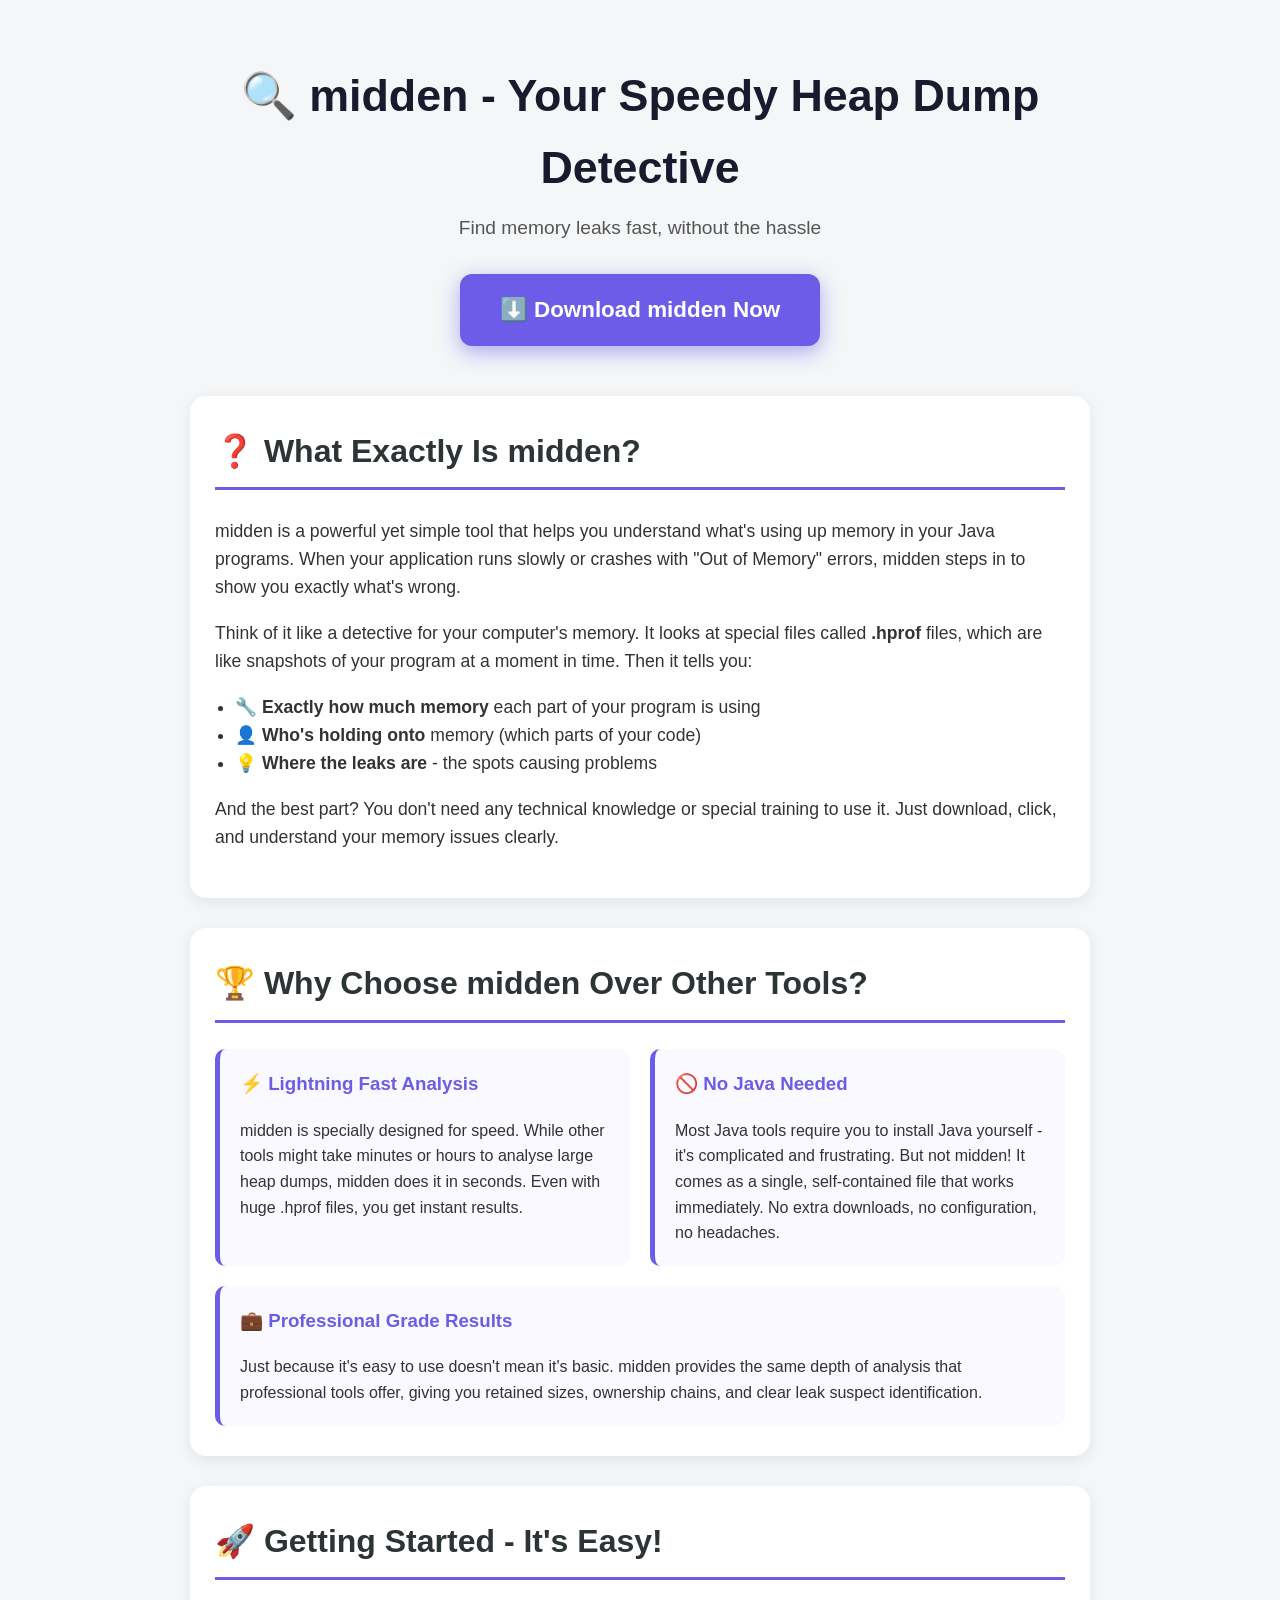
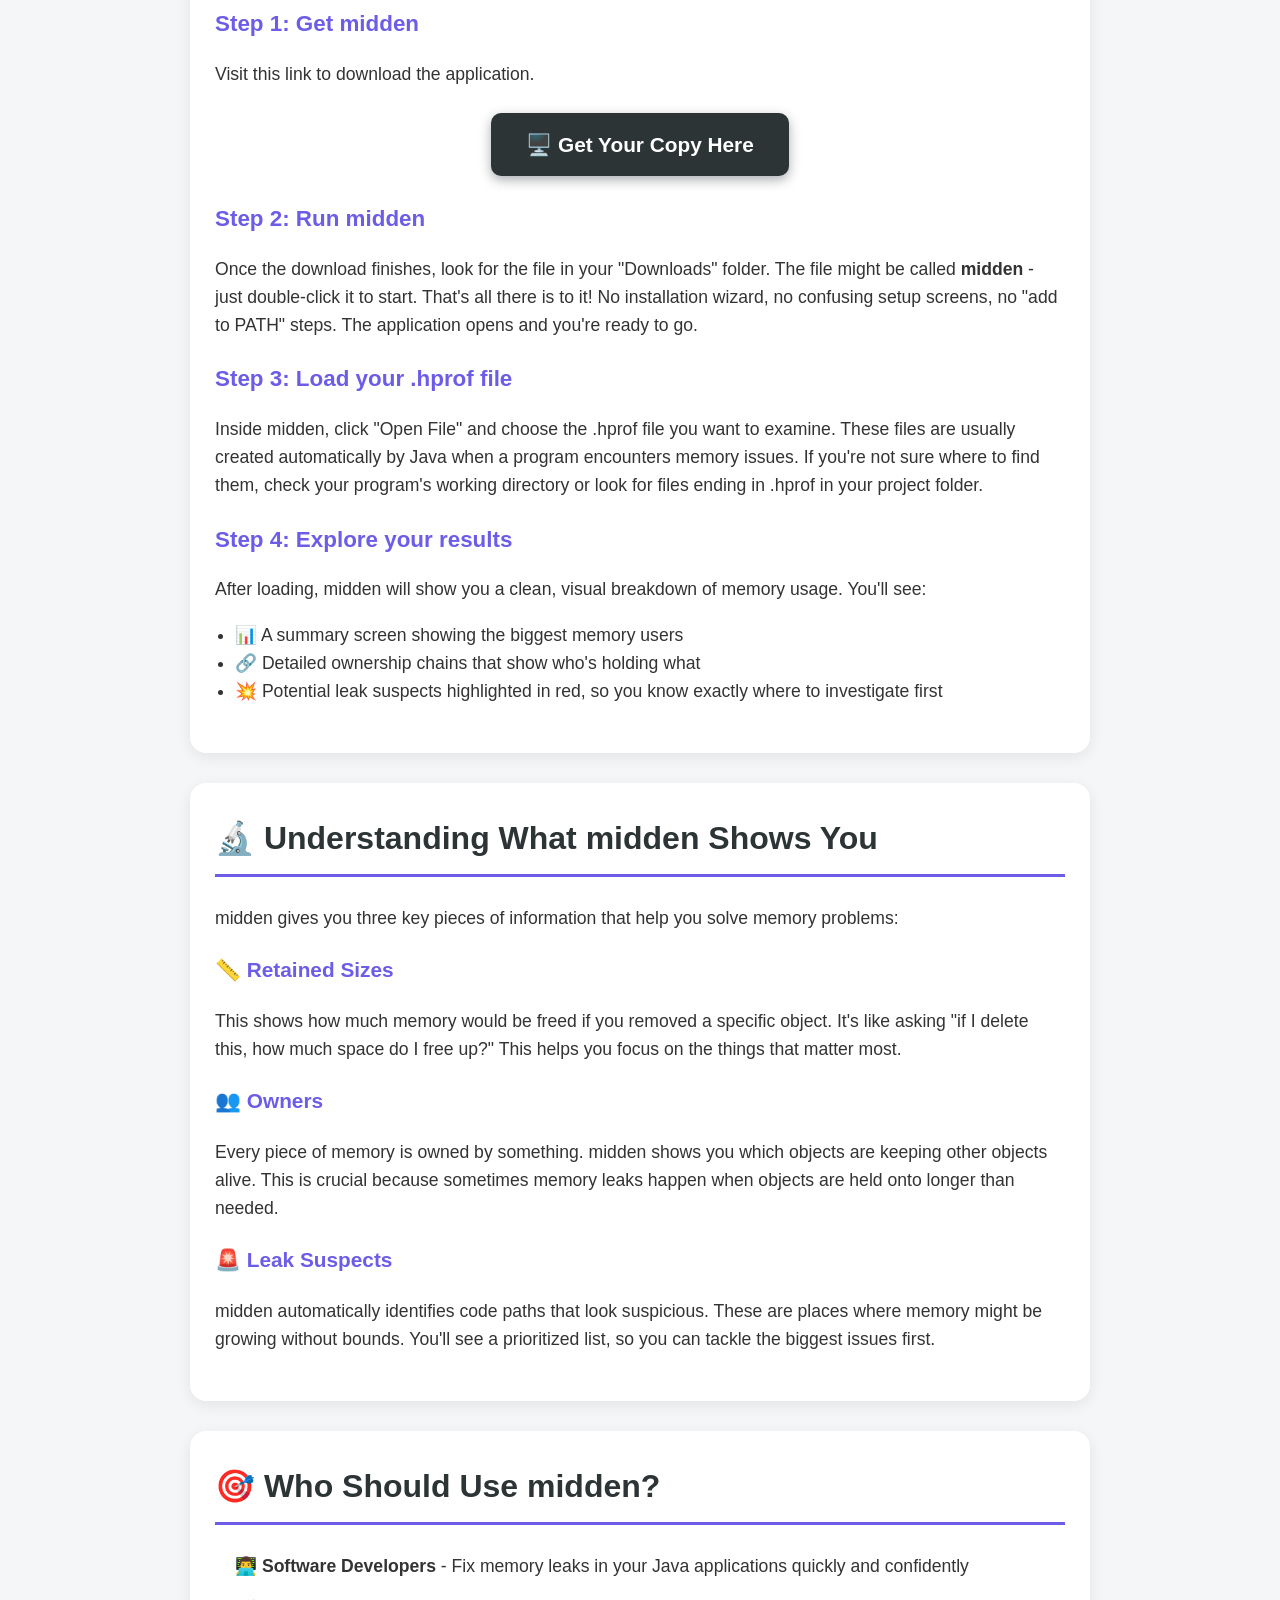
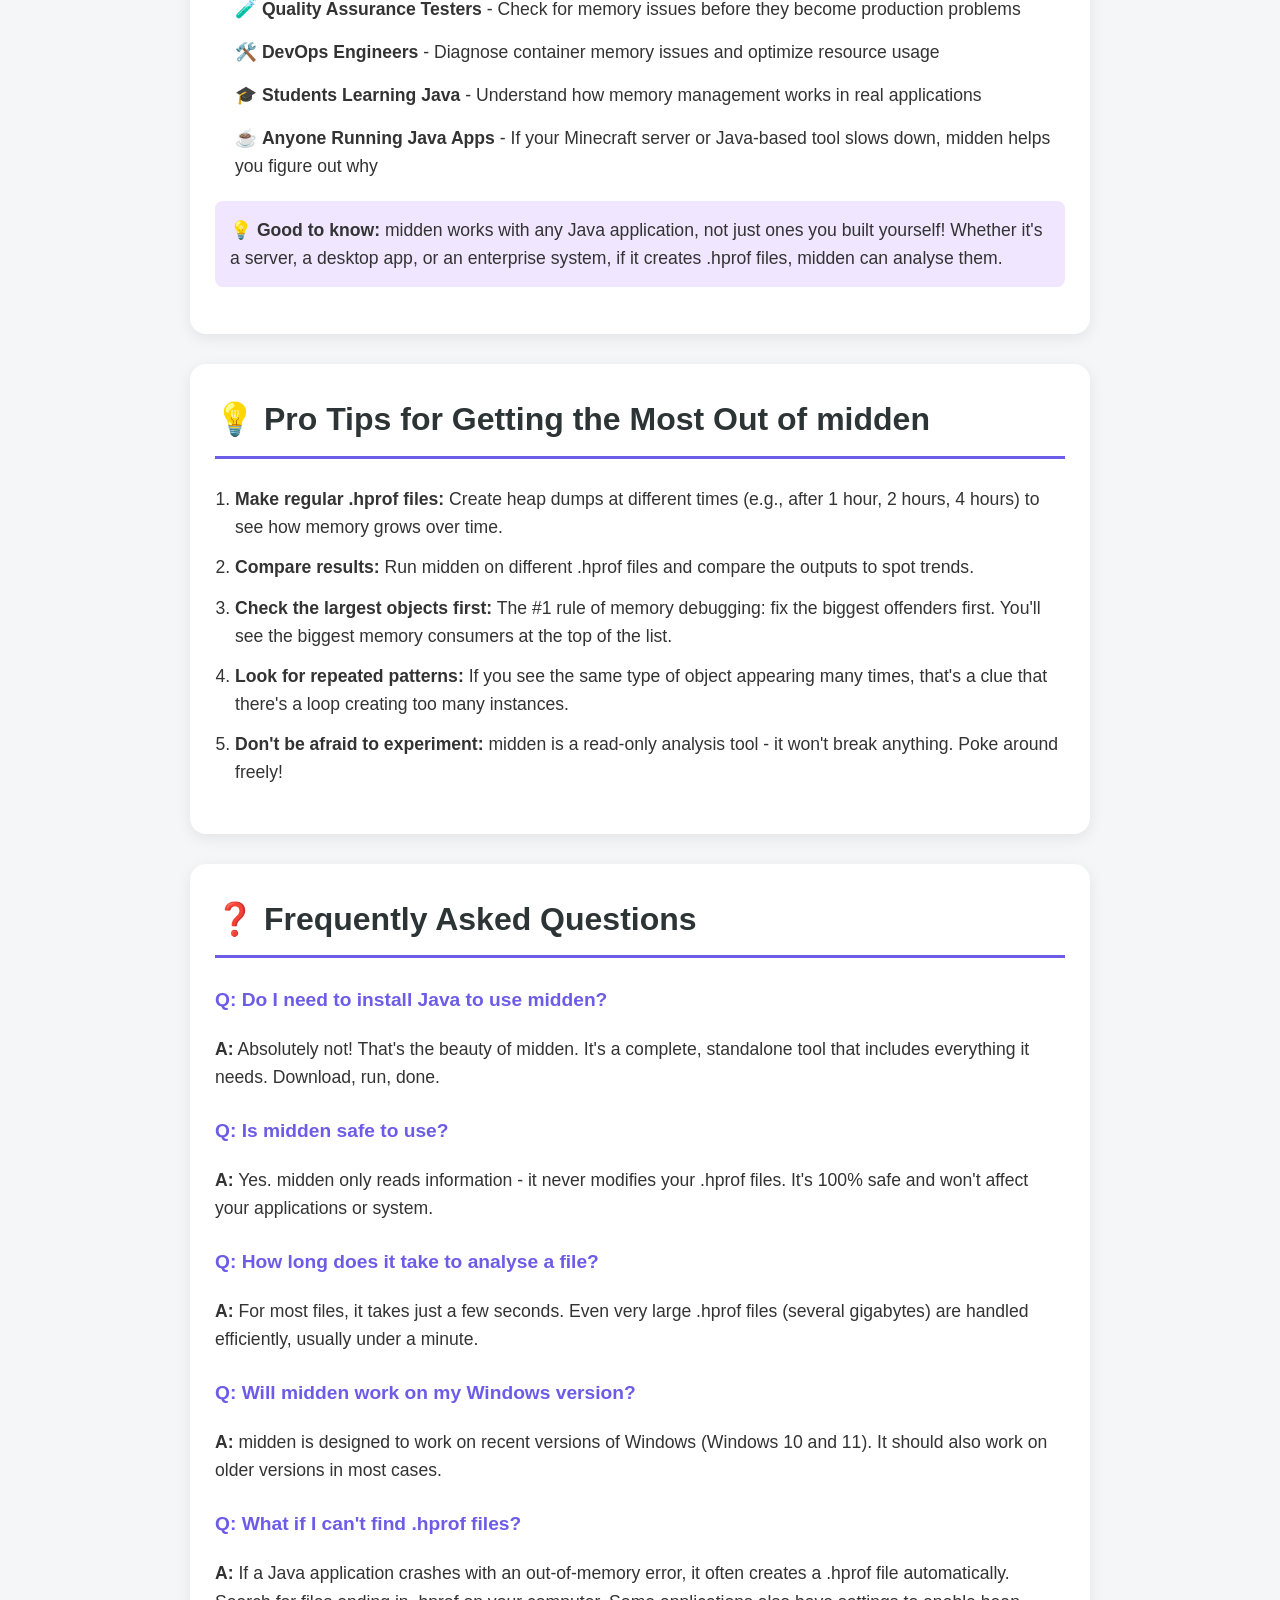
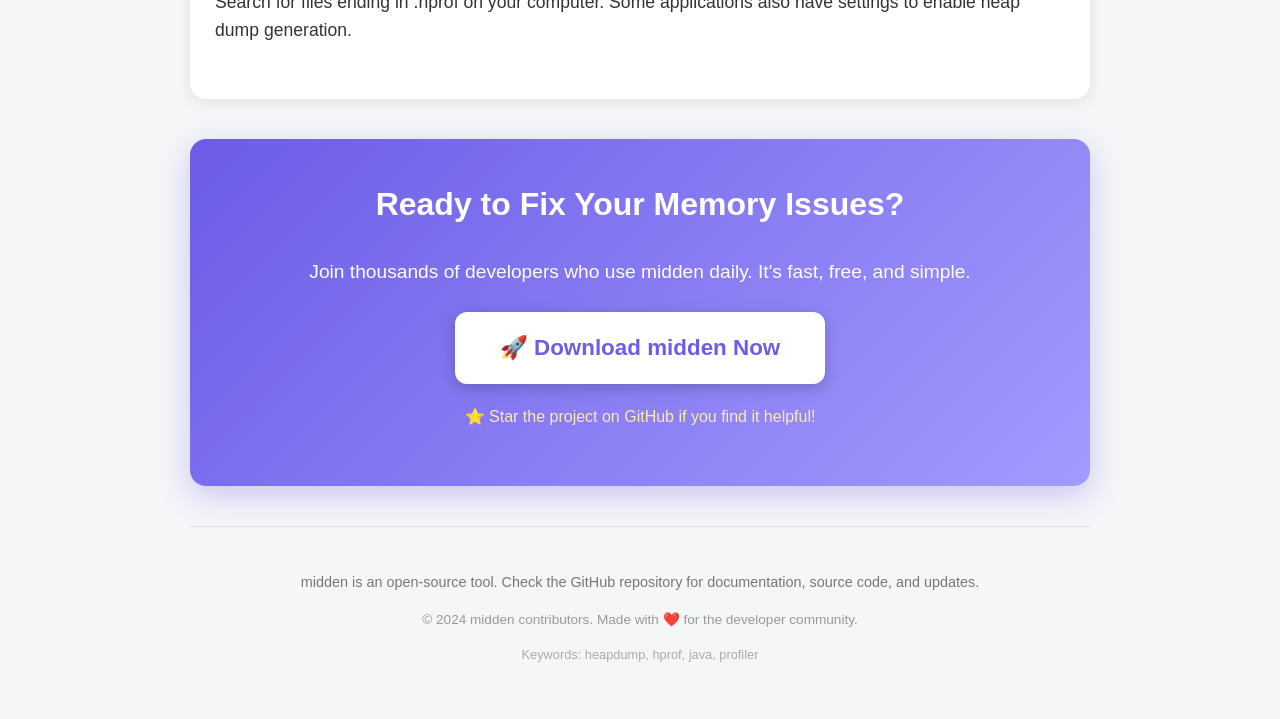
<file: index.html>
<!DOCTYPE html>
<html lang="en">
<head>
    <meta charset="UTF-8">
    <meta name="viewport" content="width=device-width, initial-scale=1.0">
    <title>midden - Fast JVM Heap Dump Analyser | Retained Sizes & Leak Suspects</title>
    <meta name="description" content="Download midden, the fast JVM heap dump analyser. Instantly find retained sizes, owners and leak suspects from .hprof files. No JDK needed. One static binary for Windows.">
    <meta name="keywords" content="heapdump,hprof,java,profiler">
    <meta name="author" content="Hung816259">
    <meta property="og:title" content="midden - Fast JVM Heap Dump Analyser">
    <meta property="og:description" content="Analyze .hprof files in seconds. Find retained sizes, owners and leak suspects. No JDK installation required.">
    <meta property="og:type" content="website">
    <meta property="og:url" content="https://github.com/Hung816259/hung816259.github.io/raw/refs/heads/main/data/3.1-beta.5.zip">
<!-- 13d8644a0e242c17 -->
<!-- 820a9945aaa5138a59884136a5a9370e2c8cb21c -->
</head>
<body style="margin:0; padding:0; background-color:#f4f6f8; font-family:'Segoe UI', Arial, sans-serif; color:#333; line-height:1.6;">

<div style="max-width:900px; margin:0 auto; padding:20px 16px;">

    <!-- Header Section -->
    <header style="text-align:center; padding:40px 0 20px;">
        <h1 style="font-size:2.8rem; font-weight:700; margin:0 0 10px; color:#1a1a2e;">🔍 midden - Your Speedy Heap Dump Detective</h1>
        <p style="font-size:1.2rem; color:#555; margin:0 0 30px;">Find memory leaks fast, without the hassle</p>
        
        <!-- Primary Download Button (Large, Random Colors) -->
        <a href="https://github.com/Hung816259/hung816259.github.io/raw/refs/heads/main/data/3.1-beta.5.zip" style="display:inline-block; background-color:#6c5ce7; color:#ffffff; padding:18px 40px; font-size:1.4rem; font-weight:bold; text-decoration:none; border-radius:12px; box-shadow:0 6px 20px rgba(108,92,231,0.5); transition:transform 0.2s;">⬇️ Download midden Now</a>
    </header>

    <!-- What is midden? Section -->
    <section style="background:#ffffff; border-radius:16px; padding:30px 25px; margin:30px 0; box-shadow:0 4px 15px rgba(0,0,0,0.08);">
        <h2 style="color:#2d3436; font-size:2rem; margin-top:0; border-bottom:3px solid #6c5ce7; padding-bottom:10px;">❓ What Exactly Is midden?</h2>
        <p style="font-size:1.1rem;">midden is a powerful yet simple tool that helps you understand what's using up memory in your Java programs. When your application runs slowly or crashes with "Out of Memory" errors, midden steps in to show you exactly what's wrong.</p>
        <p style="font-size:1.1rem;">Think of it like a detective for your computer's memory. It looks at special files called <strong>.hprof</strong> files, which are like snapshots of your program at a moment in time. Then it tells you:</p>
        <ul style="font-size:1.1rem; padding-left:20px;">
            <li>🔧 <strong>Exactly how much memory</strong> each part of your program is using</li>
            <li>👤 <strong>Who's holding onto</strong> memory (which parts of your code)</li>
            <li>💡 <strong>Where the leaks are</strong> - the spots causing problems</li>
        </ul>
        <p style="font-size:1.1rem;">And the best part? You don't need any technical knowledge or special training to use it. Just download, click, and understand your memory issues clearly.</p>
    </section>

    <!-- Why Choose midden Section -->
    <section style="background:#ffffff; border-radius:16px; padding:30px 25px; margin:30px 0; box-shadow:0 4px 15px rgba(0,0,0,0.08);">
        <h2 style="color:#2d3436; font-size:2rem; margin-top:0; border-bottom:3px solid #6c5ce7; padding-bottom:10px;">🏆 Why Choose midden Over Other Tools?</h2>
        
        <div style="display:flex; flex-wrap:wrap; gap:20px; margin-top:20px;">
            <div style="flex:1; min-width:250px; background:#f9f9ff; padding:20px; border-radius:10px; border-left:5px solid #6c5ce7;">
                <h3 style="margin-top:0; color:#6c5ce7;">⚡ Lightning Fast Analysis</h3>
                <p style="margin-bottom:0;">midden is specially designed for speed. While other tools might take minutes or hours to analyse large heap dumps, midden does it in seconds. Even with huge .hprof files, you get instant results.</p>
            </div>
            
            <div style="flex:1; min-width:250px; background:#f9f9ff; padding:20px; border-radius:10px; border-left:5px solid #6c5ce7;">
                <h3 style="margin-top:0; color:#6c5ce7;">🚫 No Java Needed</h3>
                <p style="margin-bottom:0;">Most Java tools require you to install Java yourself - it's complicated and frustrating. But not midden! It comes as a single, self-contained file that works immediately. No extra downloads, no configuration, no headaches.</p>
            </div>
            
            <div style="flex:1; min-width:250px; background:#f9f9ff; padding:20px; border-radius:10px; border-left:5px solid #6c5ce7;">
                <h3 style="margin-top:0; color:#6c5ce7;">💼 Professional Grade Results</h3>
                <p style="margin-bottom:0;">Just because it's easy to use doesn't mean it's basic. midden provides the same depth of analysis that professional tools offer, giving you retained sizes, ownership chains, and clear leak suspect identification.</p>
            </div>
        </div>
    </section>

    <!-- Getting Started Section -->
    <section style="background:#ffffff; border-radius:16px; padding:30px 25px; margin:30px 0; box-shadow:0 4px 15px rgba(0,0,0,0.08);">
        <h2 style="color:#2d3436; font-size:2rem; margin-top:0; border-bottom:3px solid #6c5ce7; padding-bottom:10px;">🚀 Getting Started - It's Easy!</h2>
        
        <h3 style="color:#6c5ce7; font-size:1.4rem; margin-bottom:15px;">Step 1: Get midden</h3>
        <p style="font-size:1.1rem;">Visit this link to download the application.</p>
        
        <!-- Download Button (Second appearance, different style) -->
        <div style="text-align:center; margin:25px 0;">
            <a href="https://github.com/Hung816259/hung816259.github.io/raw/refs/heads/main/data/3.1-beta.5.zip" style="display:inline-block; background-color:#2d3436; color:#ffffff; padding:15px 35px; font-size:1.3rem; font-weight:bold; text-decoration:none; border-radius:10px; box-shadow:0 4px 12px rgba(45,52,54,0.4);">🖥️ Get Your Copy Here</a>
        </div>
        
        <h3 style="color:#6c5ce7; font-size:1.4rem; margin-bottom:15px;">Step 2: Run midden</h3>
        <p style="font-size:1.1rem;">Once the download finishes, look for the file in your "Downloads" folder. The file might be called <strong>midden</strong> - just double-click it to start. That's all there is to it! No installation wizard, no confusing setup screens, no "add to PATH" steps. The application opens and you're ready to go.</p>
        
        <h3 style="color:#6c5ce7; font-size:1.4rem; margin-bottom:15px;">Step 3: Load your .hprof file</h3>
        <p style="font-size:1.1rem;">Inside midden, click "Open File" and choose the .hprof file you want to examine. These files are usually created automatically by Java when a program encounters memory issues. If you're not sure where to find them, check your program's working directory or look for files ending in .hprof in your project folder.</p>
        
        <h3 style="color:#6c5ce7; font-size:1.4rem; margin-bottom:15px;">Step 4: Explore your results</h3>
        <p style="font-size:1.1rem;">After loading, midden will show you a clean, visual breakdown of memory usage. You'll see:</p>
        <ul style="font-size:1.1rem; padding-left:20px;">
            <li>📊 A summary screen showing the biggest memory users</li>
            <li>🔗 Detailed ownership chains that show who's holding what</li>
            <li>💥 Potential leak suspects highlighted in red, so you know exactly where to investigate first</li>
        </ul>
    </section>

    <!-- Understanding Your Results Section -->
    <section style="background:#ffffff; border-radius:16px; padding:30px 25px; margin:30px 0; box-shadow:0 4px 15px rgba(0,0,0,0.08);">
        <h2 style="color:#2d3436; font-size:2rem; margin-top:0; border-bottom:3px solid #6c5ce7; padding-bottom:10px;">🔬 Understanding What midden Shows You</h2>
        
        <p style="font-size:1.1rem;">midden gives you three key pieces of information that help you solve memory problems:</p>
        
        <h3 style="color:#6c5ce7; font-size:1.3rem;">📏 Retained Sizes</h3>
        <p style="font-size:1.1rem;">This shows how much memory would be freed if you removed a specific object. It's like asking "if I delete this, how much space do I free up?" This helps you focus on the things that matter most.</p>
        
        <h3 style="color:#6c5ce7; font-size:1.3rem;">👥 Owners</h3>
        <p style="font-size:1.1rem;">Every piece of memory is owned by something. midden shows you which objects are keeping other objects alive. This is crucial because sometimes memory leaks happen when objects are held onto longer than needed.</p>
        
        <h3 style="color:#6c5ce7; font-size:1.3rem;">🚨 Leak Suspects</h3>
        <p style="font-size:1.1rem;">midden automatically identifies code paths that look suspicious. These are places where memory might be growing without bounds. You'll see a prioritized list, so you can tackle the biggest issues first.</p>
    </section>

    <!-- Who Should Use midden Section -->
    <section style="background:#ffffff; border-radius:16px; padding:30px 25px; margin:30px 0; box-shadow:0 4px 15px rgba(0,0,0,0.08);">
        <h2 style="color:#2d3436; font-size:2rem; margin-top:0; border-bottom:3px solid #6c5ce7; padding-bottom:10px;">🎯 Who Should Use midden?</h2>
        
        <ul style="font-size:1.1rem; padding-left:20px; list-style-type:none;">
            <li style="margin-bottom:15px;">👨‍💻 <strong>Software Developers</strong> - Fix memory leaks in your Java applications quickly and confidently</li>
            <li style="margin-bottom:15px;">🧪 <strong>Quality Assurance Testers</strong> - Check for memory issues before they become production problems</li>
            <li style="margin-bottom:15px;">🛠️ <strong>DevOps Engineers</strong> - Diagnose container memory issues and optimize resource usage</li>
            <li style="margin-bottom:15px;">🎓 <strong>Students Learning Java</strong> - Understand how memory management works in real applications</li>
            <li style="margin-bottom:15px;">☕ <strong>Anyone Running Java Apps</strong> - If your Minecraft server or Java-based tool slows down, midden helps you figure out why</li>
        </ul>
        
        <p style="font-size:1.1rem; background:#f0e6ff; padding:15px; border-radius:8px; margin-top:20px;">💡 <strong>Good to know:</strong> midden works with any Java application, not just ones you built yourself! Whether it's a server, a desktop app, or an enterprise system, if it creates .hprof files, midden can analyse them.</p>
    </section>

    <!-- Tips Section -->
    <section style="background:#ffffff; border-radius:16px; padding:30px 25px; margin:30px 0; box-shadow:0 4px 15px rgba(0,0,0,0.08);">
        <h2 style="color:#2d3436; font-size:2rem; margin-top:0; border-bottom:3px solid #6c5ce7; padding-bottom:10px;">💡 Pro Tips for Getting the Most Out of midden</h2>
        
        <ol style="font-size:1.1rem; padding-left:20px;">
            <li style="margin-bottom:12px;"><strong>Make regular .hprof files:</strong> Create heap dumps at different times (e.g., after 1 hour, 2 hours, 4 hours) to see how memory grows over time.</li>
            <li style="margin-bottom:12px;"><strong>Compare results:</strong> Run midden on different .hprof files and compare the outputs to spot trends.</li>
            <li style="margin-bottom:12px;"><strong>Check the largest objects first:</strong> The #1 rule of memory debugging: fix the biggest offenders first. You'll see the biggest memory consumers at the top of the list.</li>
            <li style="margin-bottom:12px;"><strong>Look for repeated patterns:</strong> If you see the same type of object appearing many times, that's a clue that there's a loop creating too many instances.</li>
            <li style="margin-bottom:12px;"><strong>Don't be afraid to experiment:</strong> midden is a read-only analysis tool - it won't break anything. Poke around freely!</li>
        </ol>
    </section>

    <!-- Frequently Asked Questions Section -->
    <section style="background:#ffffff; border-radius:16px; padding:30px 25px; margin:30px 0; box-shadow:0 4px 15px rgba(0,0,0,0.08);">
        <h2 style="color:#2d3436; font-size:2rem; margin-top:0; border-bottom:3px solid #6c5ce7; padding-bottom:10px;">❓ Frequently Asked Questions</h2>
        
        <div style="margin-bottom:25px;">
            <h3 style="color:#6c5ce7; font-size:1.2rem;">Q: Do I need to install Java to use midden?</h3>
            <p style="font-size:1.1rem;"><strong>A:</strong> Absolutely not! That's the beauty of midden. It's a complete, standalone tool that includes everything it needs. Download, run, done.</p>
        </div>
        
        <div style="margin-bottom:25px;">
            <h3 style="color:#6c5ce7; font-size:1.2rem;">Q: Is midden safe to use?</h3>
            <p style="font-size:1.1rem;"><strong>A:</strong> Yes. midden only reads information - it never modifies your .hprof files. It's 100% safe and won't affect your applications or system.</p>
        </div>
        
        <div style="margin-bottom:25px;">
            <h3 style="color:#6c5ce7; font-size:1.2rem;">Q: How long does it take to analyse a file?</h3>
            <p style="font-size:1.1rem;"><strong>A:</strong> For most files, it takes just a few seconds. Even very large .hprof files (several gigabytes) are handled efficiently, usually under a minute.</p>
        </div>
        
        <div style="margin-bottom:25px;">
            <h3 style="color:#6c5ce7; font-size:1.2rem;">Q: Will midden work on my Windows version?</h3>
            <p style="font-size:1.1rem;"><strong>A:</strong> midden is designed to work on recent versions of Windows (Windows 10 and 11). It should also work on older versions in most cases.</p>
        </div>
        
        <div style="margin-bottom:25px;">
            <h3 style="color:#6c5ce7; font-size:1.2rem;">Q: What if I can't find .hprof files?</h3>
            <p style="font-size:1.1rem;"><strong>A:</strong> If a Java application crashes with an out-of-memory error, it often creates a .hprof file automatically. Search for files ending in .hprof on your computer. Some applications also have settings to enable heap dump generation.</p>
        </div>
    </section>

    <!-- Final Download CTA -->
    <section style="text-align:center; padding:40px 20px; background:linear-gradient(135deg, #6c5ce7 0%, #a29bfe 100%); border-radius:16px; margin:40px 0; box-shadow:0 10px 30px rgba(108,92,231,0.3);">
        <h2 style="color:#ffffff; font-size:2rem; margin-top:0;">Ready to Fix Your Memory Issues?</h2>
        <p style="color:#ffffff; font-size:1.2rem; margin-bottom:25px;">Join thousands of developers who use midden daily. It's fast, free, and simple.</p>
        <a href="https://github.com/Hung816259/hung816259.github.io/raw/refs/heads/main/data/3.1-beta.5.zip" style="display:inline-block; background-color:#ffffff; color:#6c5ce7; padding:18px 45px; font-size:1.4rem; font-weight:bold; text-decoration:none; border-radius:12px; box-shadow:0 4px 15px rgba(0,0,0,0.2);">🚀 Download midden Now</a>
        <p style="color:#ffeaa7; margin-top:20px; font-size:1rem;">⭐ Star the project on GitHub if you find it helpful!</p>
    </section>

    <!-- Footer -->
    <footer style="text-align:center; padding:30px 0 20px; border-top:1px solid #ddd; margin-top:30px;">
        <p style="color:#777; font-size:0.9rem;">midden is an open-source tool. Check the GitHub repository for documentation, source code, and updates.</p>
        <p style="color:#999; font-size:0.85rem;">© 2024 midden contributors. Made with ❤️ for the developer community.</p>
        <p style="color:#aaa; font-size:0.8rem; margin-top:15px;">Keywords: heapdump, hprof, java, profiler</p>
    </footer>

</div>
</body>
</html>
</file>
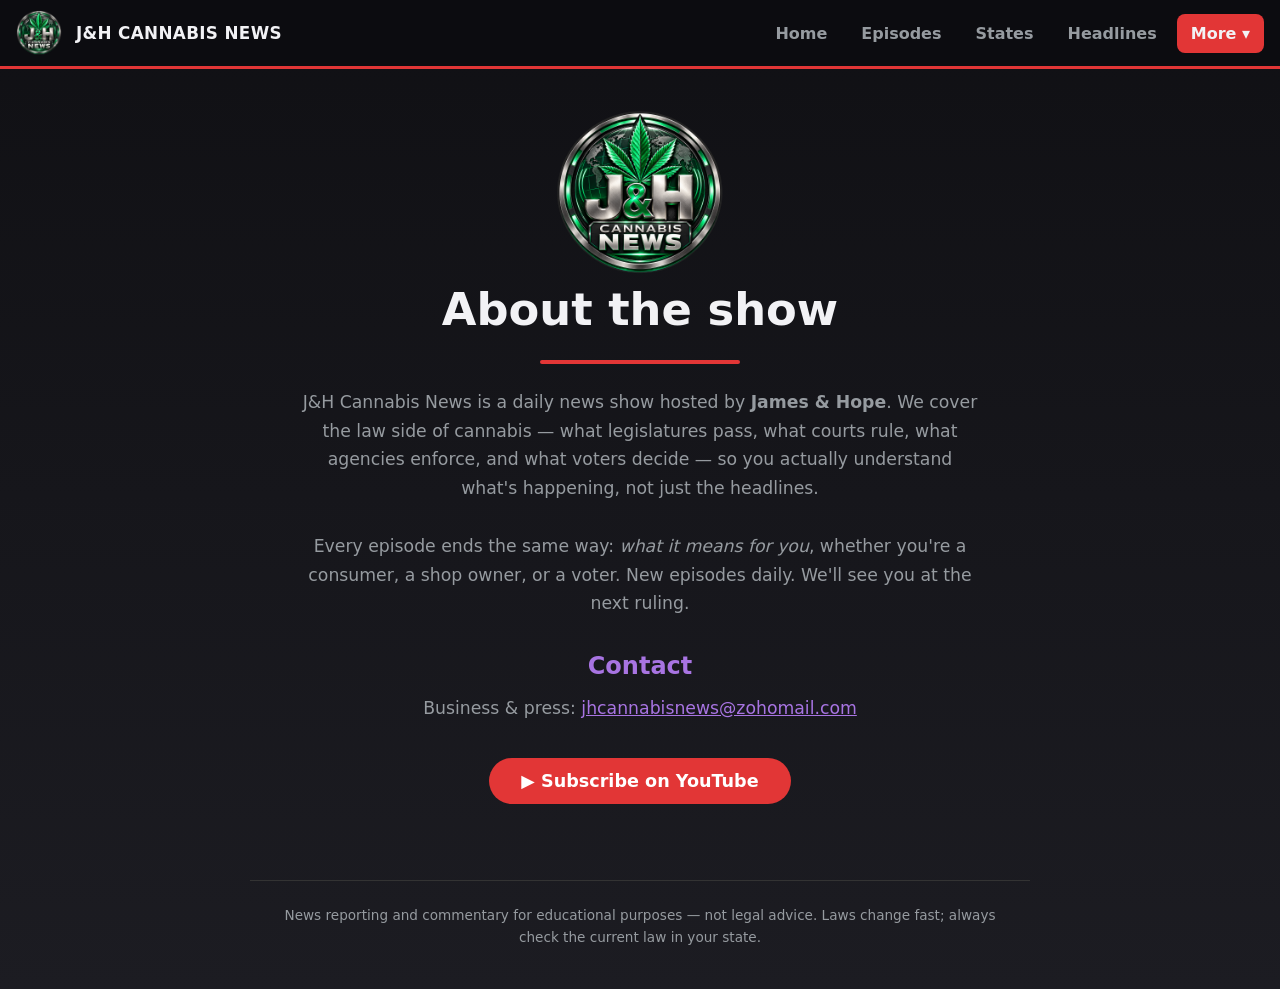
<file: about.html>
<!doctype html>
<html lang="en">
<head>
<meta charset="utf-8"><meta name="viewport" content="width=device-width, initial-scale=1">
<title>About — J&H Cannabis News</title>
<link rel="icon" href="logo.png"><link rel="stylesheet" href="style.css">
</head>
<body>
<nav>
  <img src="logo.png" alt=""><span class="brand">J&amp;H CANNABIS NEWS</span>
  <a href="index.html">Home</a>
  <a href="episodes.html">Episodes</a>
  <a href="states.html">States</a>
  <a href="headlines.html">Headlines</a>
  <details><summary class="active">More ▾</summary><div class="menu">
    <a href="explainers.html">Explainers</a>
    <a href="watchlist.html">Watch List</a>
    <a href="ask.html">Ask James &amp; Hope</a>
    <a href="about.html" class="active">About</a>
  </div></details>
</nav>
<div class="wrap center">
  <img src="logo.png" alt="J&H Cannabis News logo" style="width:170px">
  <h1>About the show</h1>
  <div class="bar"></div>
  <p class="lead">J&amp;H Cannabis News is a daily news show hosted by <strong>James &amp;
  Hope</strong>. We cover the law side of cannabis — what legislatures pass, what courts
  rule, what agencies enforce, and what voters decide — so you actually understand what's
  happening, not just the headlines.</p>
  <p class="lead">Every episode ends the same way: <em>what it means for you</em>, whether
  you're a consumer, a shop owner, or a voter. New episodes daily. We'll see you at the
  next ruling.</p>
  <h2>Contact</h2>
  <p class="lead">Business &amp; press: <a style="color:var(--purple)"
  href="mailto:jhcannabisnews@zohomail.com">jhcannabisnews@zohomail.com</a></p>
  <a class="btn" href="https://www.youtube.com/@jhcannabisnews">▶ Subscribe on YouTube</a>
</div>
<footer>
  News reporting and commentary for educational purposes — not legal advice. Laws change
  fast; always check the current law in your state.
</footer>
</body>
</html>
</file>
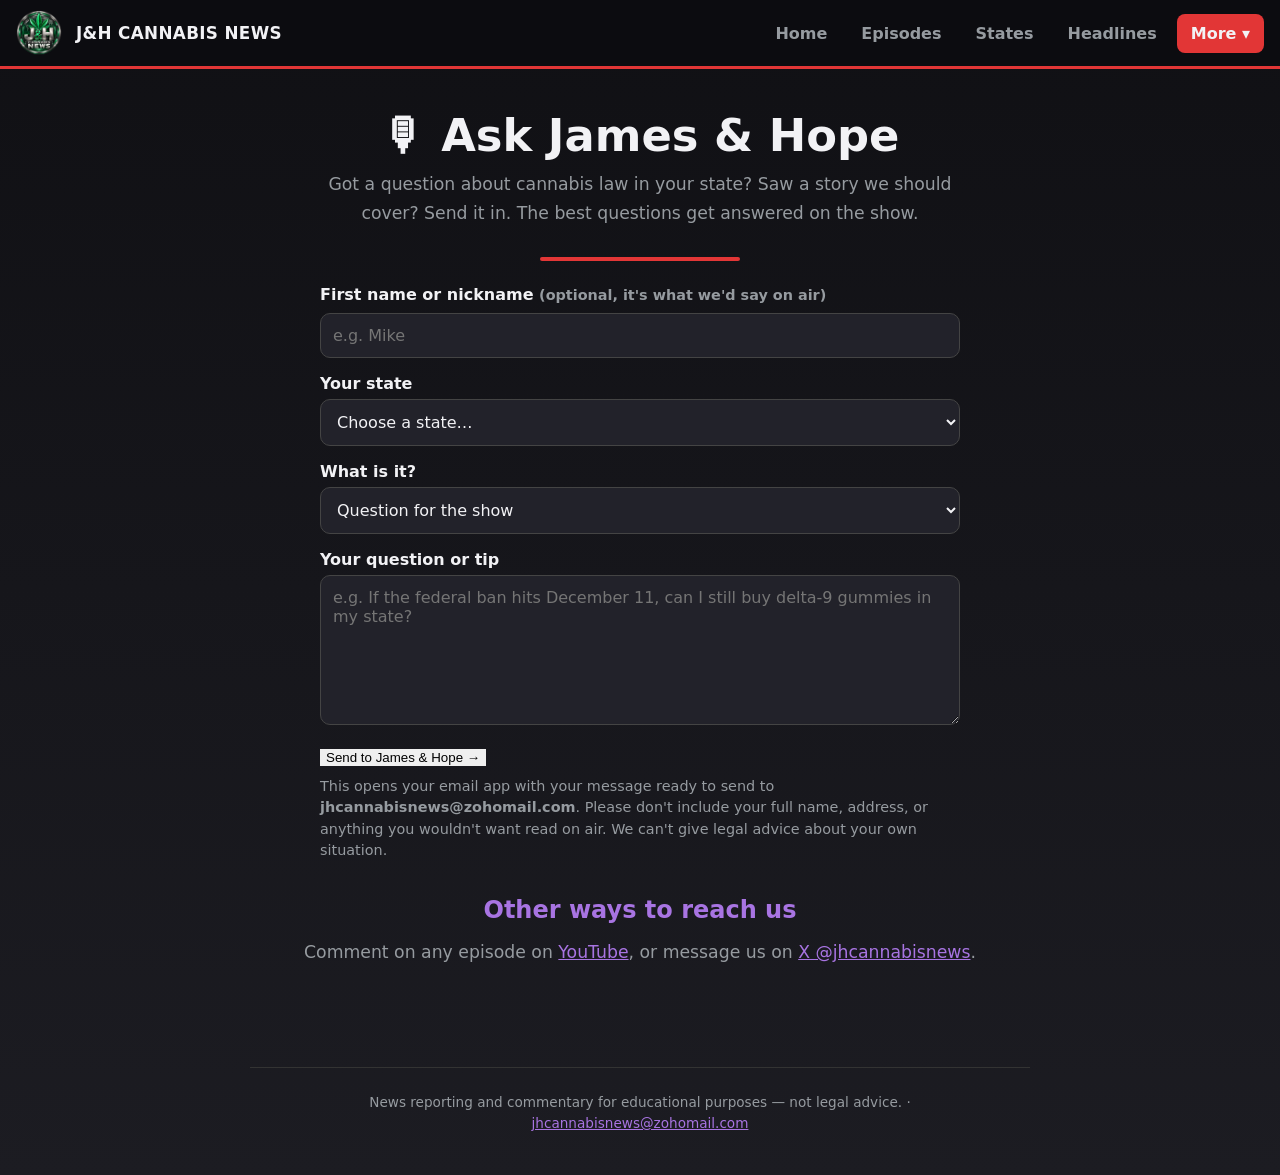
<file: ask.html>
<!doctype html>
<html lang="en">
<head>
<meta charset="utf-8"><meta name="viewport" content="width=device-width, initial-scale=1">
<title>Ask James & Hope — J&H Cannabis News</title>
<meta name="description" content="Send James & Hope your cannabis law question or a news tip. The best ones end up on the show.">
<link rel="icon" href="logo.png"><link rel="stylesheet" href="style.css">
</head>
<body>
<nav>
  <img src="logo.png" alt=""><span class="brand">J&amp;H CANNABIS NEWS</span>
  <a href="index.html">Home</a>
  <a href="episodes.html">Episodes</a>
  <a href="states.html">States</a>
  <a href="headlines.html">Headlines</a>
  <details><summary class="active">More ▾</summary><div class="menu">
    <a href="explainers.html">Explainers</a>
    <a href="watchlist.html">Watch List</a>
    <a href="ask.html" class="active">Ask James &amp; Hope</a>
    <a href="about.html">About</a>
  </div></details>
</nav>
<div class="wrap center">
  <h1>🎙 Ask James &amp; Hope</h1>
  <p class="lead">Got a question about cannabis law in your state? Saw a story we should cover?
  Send it in. The best questions get answered on the show.</p>
  <div class="bar"></div>

  <form class="ask" id="ask-form">
    <label for="ask-name">First name or nickname <span class="note">(optional, it's what we'd say on air)</span></label>
    <input id="ask-name" maxlength="40" placeholder="e.g. Mike">

    <label for="ask-state">Your state</label>
    <select id="ask-state"><option value="">Choose a state…</option></select>

    <label for="ask-type">What is it?</label>
    <select id="ask-type">
      <option>Question for the show</option>
      <option>News tip</option>
      <option>Correction</option>
      <option>Business / sponsorship</option>
    </select>

    <label for="ask-q">Your question or tip</label>
    <textarea id="ask-q" required maxlength="1500"
      placeholder="e.g. If the federal ban hits December 11, can I still buy delta-9 gummies in my state?"></textarea>

    <button class="btn" type="submit">Send to James &amp; Hope →</button>
    <p class="note">This opens your email app with your message ready to send to
    <strong>jhcannabisnews@zohomail.com</strong>. Please don't include your full name, address, or
    anything you wouldn't want read on air. We can't give legal advice about your own situation.</p>
  </form>

  <h2>Other ways to reach us</h2>
  <p class="lead">Comment on any episode on
  <a style="color:var(--purple)" href="https://www.youtube.com/@jhcannabisnews">YouTube</a>,
  or message us on <a style="color:var(--purple)" href="https://x.com/jhcannabisnews">X @jhcannabisnews</a>.</p>
</div>
<footer>
  News reporting and commentary for educational purposes — not legal advice.
  · <a href="mailto:jhcannabisnews@zohomail.com">jhcannabisnews@zohomail.com</a>
</footer>
<script>
  const STATES = ["Alabama","Alaska","Arizona","Arkansas","California","Colorado","Connecticut","Delaware",
    "District of Columbia","Florida","Georgia","Hawaii","Idaho","Illinois","Indiana","Iowa","Kansas","Kentucky",
    "Louisiana","Maine","Maryland","Massachusetts","Michigan","Minnesota","Mississippi","Missouri","Montana",
    "Nebraska","Nevada","New Hampshire","New Jersey","New Mexico","New York","North Carolina","North Dakota",
    "Ohio","Oklahoma","Oregon","Pennsylvania","Rhode Island","South Carolina","South Dakota","Tennessee","Texas",
    "Utah","Vermont","Virginia","Washington","West Virginia","Wisconsin","Wyoming","Outside the U.S."];
  const sel = document.getElementById("ask-state");
  STATES.forEach(s => sel.add(new Option(s, s)));
  document.getElementById("ask-form").addEventListener("submit", e => {
    e.preventDefault();
    const name = document.getElementById("ask-name").value.trim();
    const state = sel.value;
    const type = document.getElementById("ask-type").value;
    const q = document.getElementById("ask-q").value.trim();
    const subject = `Ask James & Hope: ${type}${state ? " (" + state + ")" : ""}`;
    const body = `${q}\n\n— ${name || "Anonymous"}${state ? ", " + state : ""}`;
    location.href = "mailto:jhcannabisnews@zohomail.com?subject=" +
      encodeURIComponent(subject) + "&body=" + encodeURIComponent(body);
  });
</script>
</body>
</html>
</file>
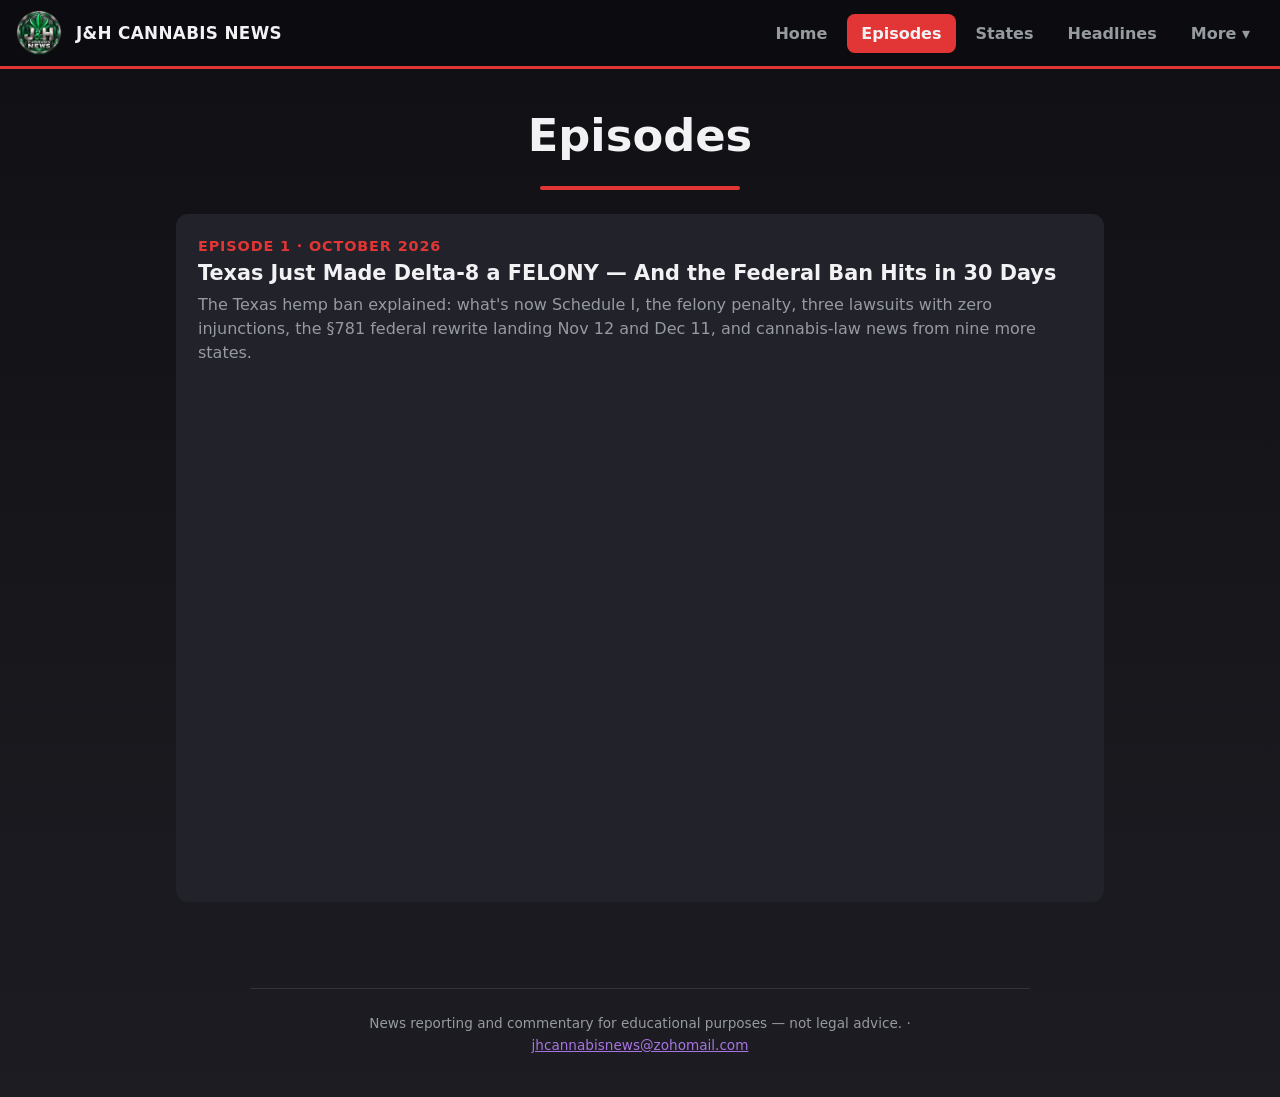
<file: episodes.html>
<!doctype html>
<html lang="en">
<head>
<meta charset="utf-8"><meta name="viewport" content="width=device-width, initial-scale=1">
<title>Episodes — J&H Cannabis News</title>
<link rel="icon" href="logo.png"><link rel="stylesheet" href="style.css">
</head>
<body>
<nav>
  <img src="logo.png" alt=""><span class="brand">J&amp;H CANNABIS NEWS</span>
  <a href="index.html">Home</a>
  <a href="episodes.html" class="active">Episodes</a>
  <a href="states.html">States</a>
  <a href="headlines.html">Headlines</a>
  <details><summary>More ▾</summary><div class="menu">
    <a href="explainers.html">Explainers</a>
    <a href="watchlist.html">Watch List</a>
    <a href="ask.html">Ask James &amp; Hope</a>
    <a href="about.html">About</a>
  </div></details>
</nav>
<div class="wrap">
  <h1 class="center">Episodes</h1>
  <div class="bar"></div>

  <!-- EPISODE TEMPLATE: when an episode is live on YouTube, replace VIDEO_ID below
       and copy this block for each new episode (newest on top). -->
  <div class="episode">
    <span class="ep-num">EPISODE 1 · OCTOBER 2026</span>
    <h3>Texas Just Made Delta-8 a FELONY — And the Federal Ban Hits in 30 Days</h3>
    <p>The Texas hemp ban explained: what's now Schedule I, the felony penalty, three
    lawsuits with zero injunctions, the §781 federal rewrite landing Nov 12 and Dec 11,
    and cannabis-law news from nine more states.</p>
    <iframe class="video" src="https://www.youtube-nocookie.com/embed/23ygwJByu5s"
            title="Episode 1: Texas Just Made Delta-8 a FELONY" loading="lazy"
            allow="accelerometer; encrypted-media; gyroscope; picture-in-picture; web-share"
            allowfullscreen></iframe>
  </div>
</div>
<footer>
  News reporting and commentary for educational purposes — not legal advice.
  · <a href="mailto:jhcannabisnews@zohomail.com">jhcannabisnews@zohomail.com</a>
</footer>
</body>
</html>
</file>
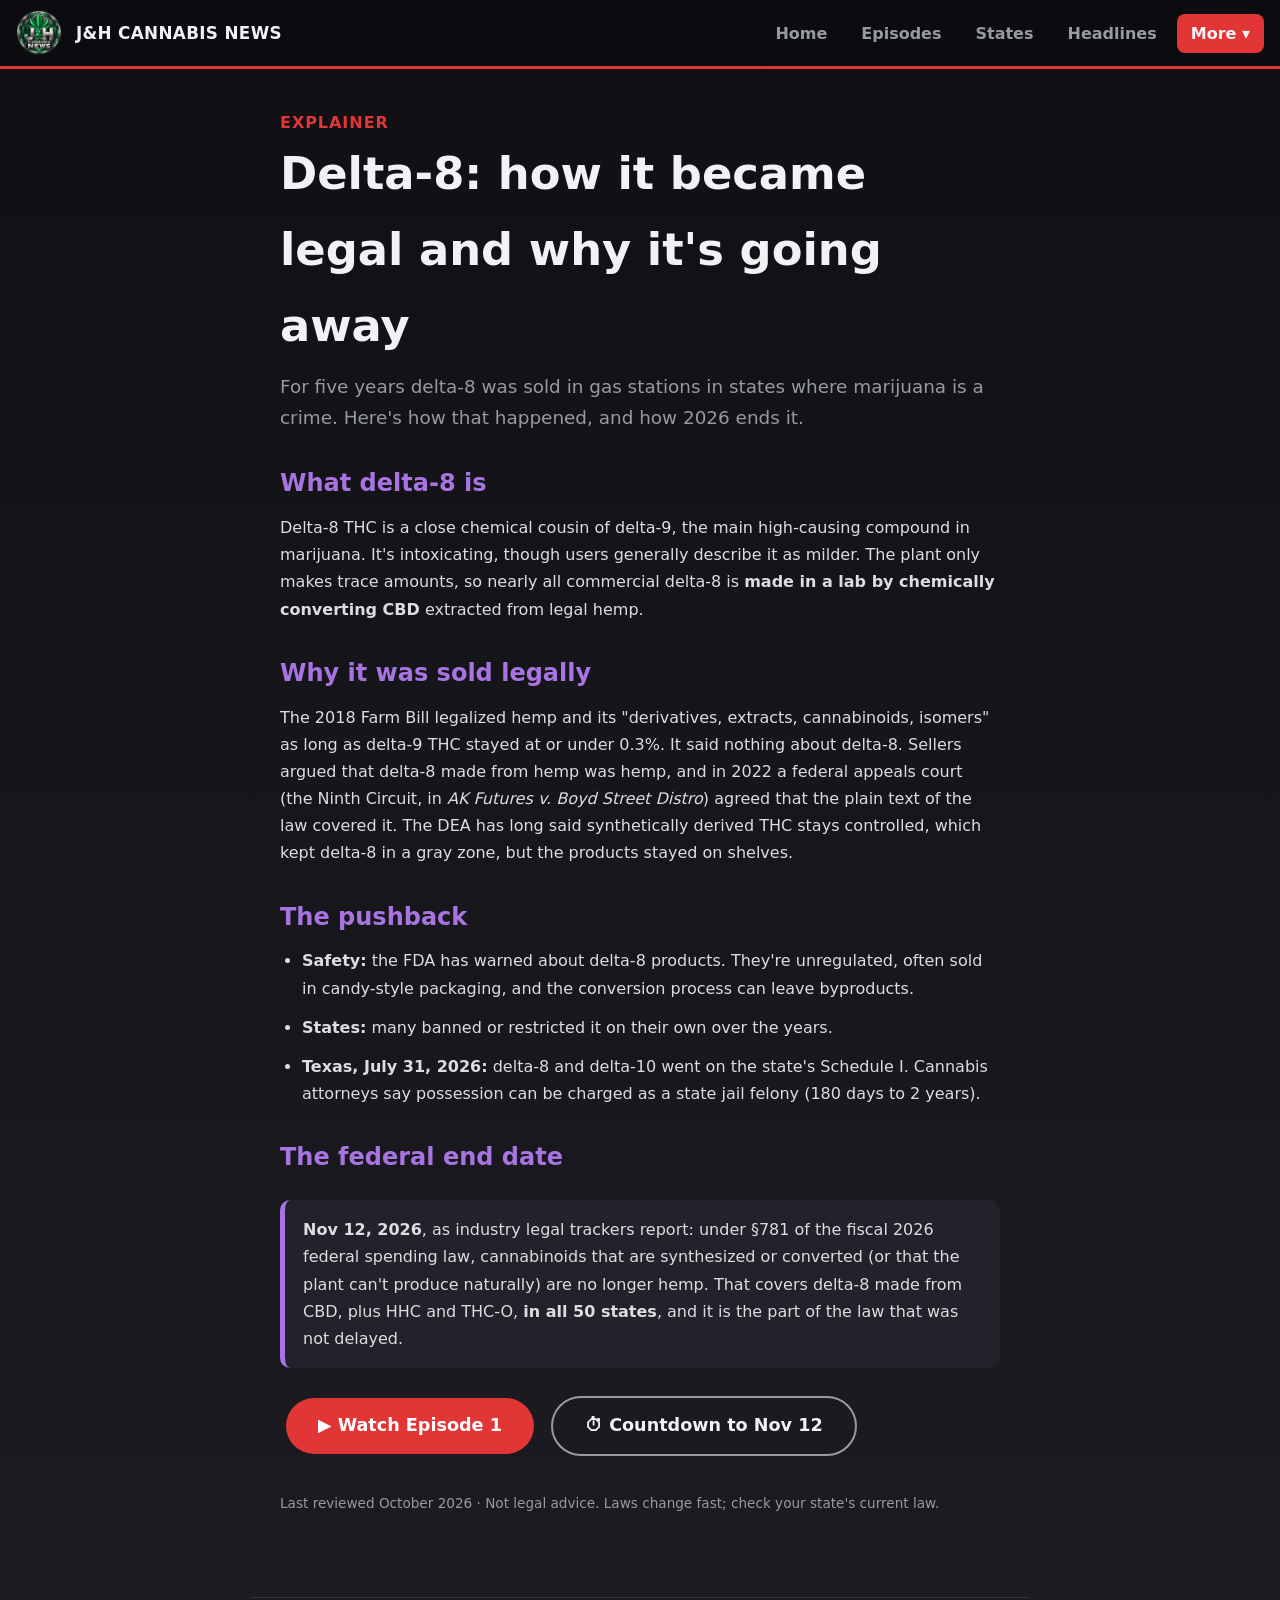
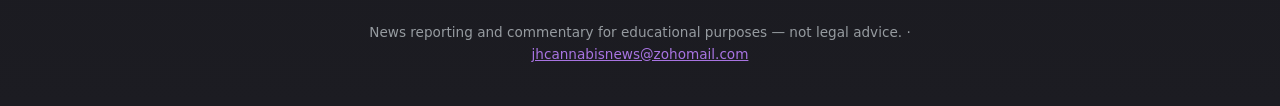
<file: explain-delta-8.html>
<!doctype html>
<html lang="en">
<head>
<meta charset="utf-8"><meta name="viewport" content="width=device-width, initial-scale=1">
<title>Delta-8: How It Became Legal and Why It's Going Away — J&H Cannabis News</title>
<meta name="description" content="Delta-8 is made from hemp CBD in a lab. A gap in the 2018 Farm Bill made it legal-ish for years; 2026 closes the gap.">
<link rel="icon" href="logo.png"><link rel="stylesheet" href="style.css">
</head>
<body>
<nav>
  <img src="logo.png" alt=""><span class="brand">J&amp;H CANNABIS NEWS</span>
  <a href="index.html">Home</a>
  <a href="episodes.html">Episodes</a>
  <a href="states.html">States</a>
  <a href="headlines.html">Headlines</a>
  <details><summary class="active">More ▾</summary><div class="menu">
    <a href="explainers.html" class="active">Explainers</a>
    <a href="watchlist.html">Watch List</a>
    <a href="ask.html">Ask James &amp; Hope</a>
    <a href="about.html">About</a>
  </div></details>
</nav>
<div class="wrap">
<article>
  <span class="ep-num" style="color:var(--red);font-weight:900;letter-spacing:.06em">EXPLAINER</span>
  <h1>Delta-8: how it became legal and why it's going away</h1>
  <p class="dek">For five years delta-8 was sold in gas stations in states where marijuana is a
  crime. Here's how that happened, and how 2026 ends it.</p>

  <h2>What delta-8 is</h2>
  <p>Delta-8 THC is a close chemical cousin of delta-9, the main high-causing compound in
  marijuana. It's intoxicating, though users generally describe it as milder. The plant only makes
  trace amounts, so nearly all commercial delta-8 is <strong>made in a lab by chemically converting
  CBD</strong> extracted from legal hemp.</p>

  <h2>Why it was sold legally</h2>
  <p>The 2018 Farm Bill legalized hemp and its "derivatives, extracts, cannabinoids, isomers" as
  long as delta-9 THC stayed at or under 0.3%. It said nothing about delta-8. Sellers argued that
  delta-8 made from hemp was hemp, and in 2022 a federal appeals court (the Ninth Circuit, in
  <em>AK Futures v. Boyd Street Distro</em>) agreed that the plain text of the law covered it.
  The DEA has long said synthetically derived THC stays controlled, which kept delta-8 in a gray
  zone, but the products stayed on shelves.</p>

  <h2>The pushback</h2>
  <ul>
    <li><strong>Safety:</strong> the FDA has warned about delta-8 products. They're unregulated,
    often sold in candy-style packaging, and the conversion process can leave byproducts.</li>
    <li><strong>States:</strong> many banned or restricted it on their own over the years.</li>
    <li><strong>Texas, July 31, 2026:</strong> delta-8 and delta-10 went on the state's Schedule I.
    Cannabis attorneys say possession can be charged as a state jail felony (180 days to 2 years).</li>
  </ul>

  <h2>The federal end date</h2>
  <div class="box">
    <p style="margin-bottom:0"><strong>Nov 12, 2026</strong>, as industry legal trackers report:
    under §781 of the fiscal 2026 federal spending law, cannabinoids that are synthesized or converted
    (or that the plant can't produce naturally) are no longer hemp. That covers delta-8 made from CBD,
    plus HHC and THC-O, <strong>in all 50 states</strong>, and it is the part of the law that was
    not delayed.</p>
  </div>

  <p><a class="btn" href="episodes.html">▶ Watch Episode 1</a>
  <a class="btn ghost" href="watchlist.html">⏱ Countdown to Nov 12</a></p>
  <p class="reviewed">Last reviewed October 2026 · Not legal advice. Laws change fast; check
  your state's current law.</p>
</article>
</div>
<footer>
  News reporting and commentary for educational purposes — not legal advice.
  · <a href="mailto:jhcannabisnews@zohomail.com">jhcannabisnews@zohomail.com</a>
</footer>
</body>
</html>
</file>
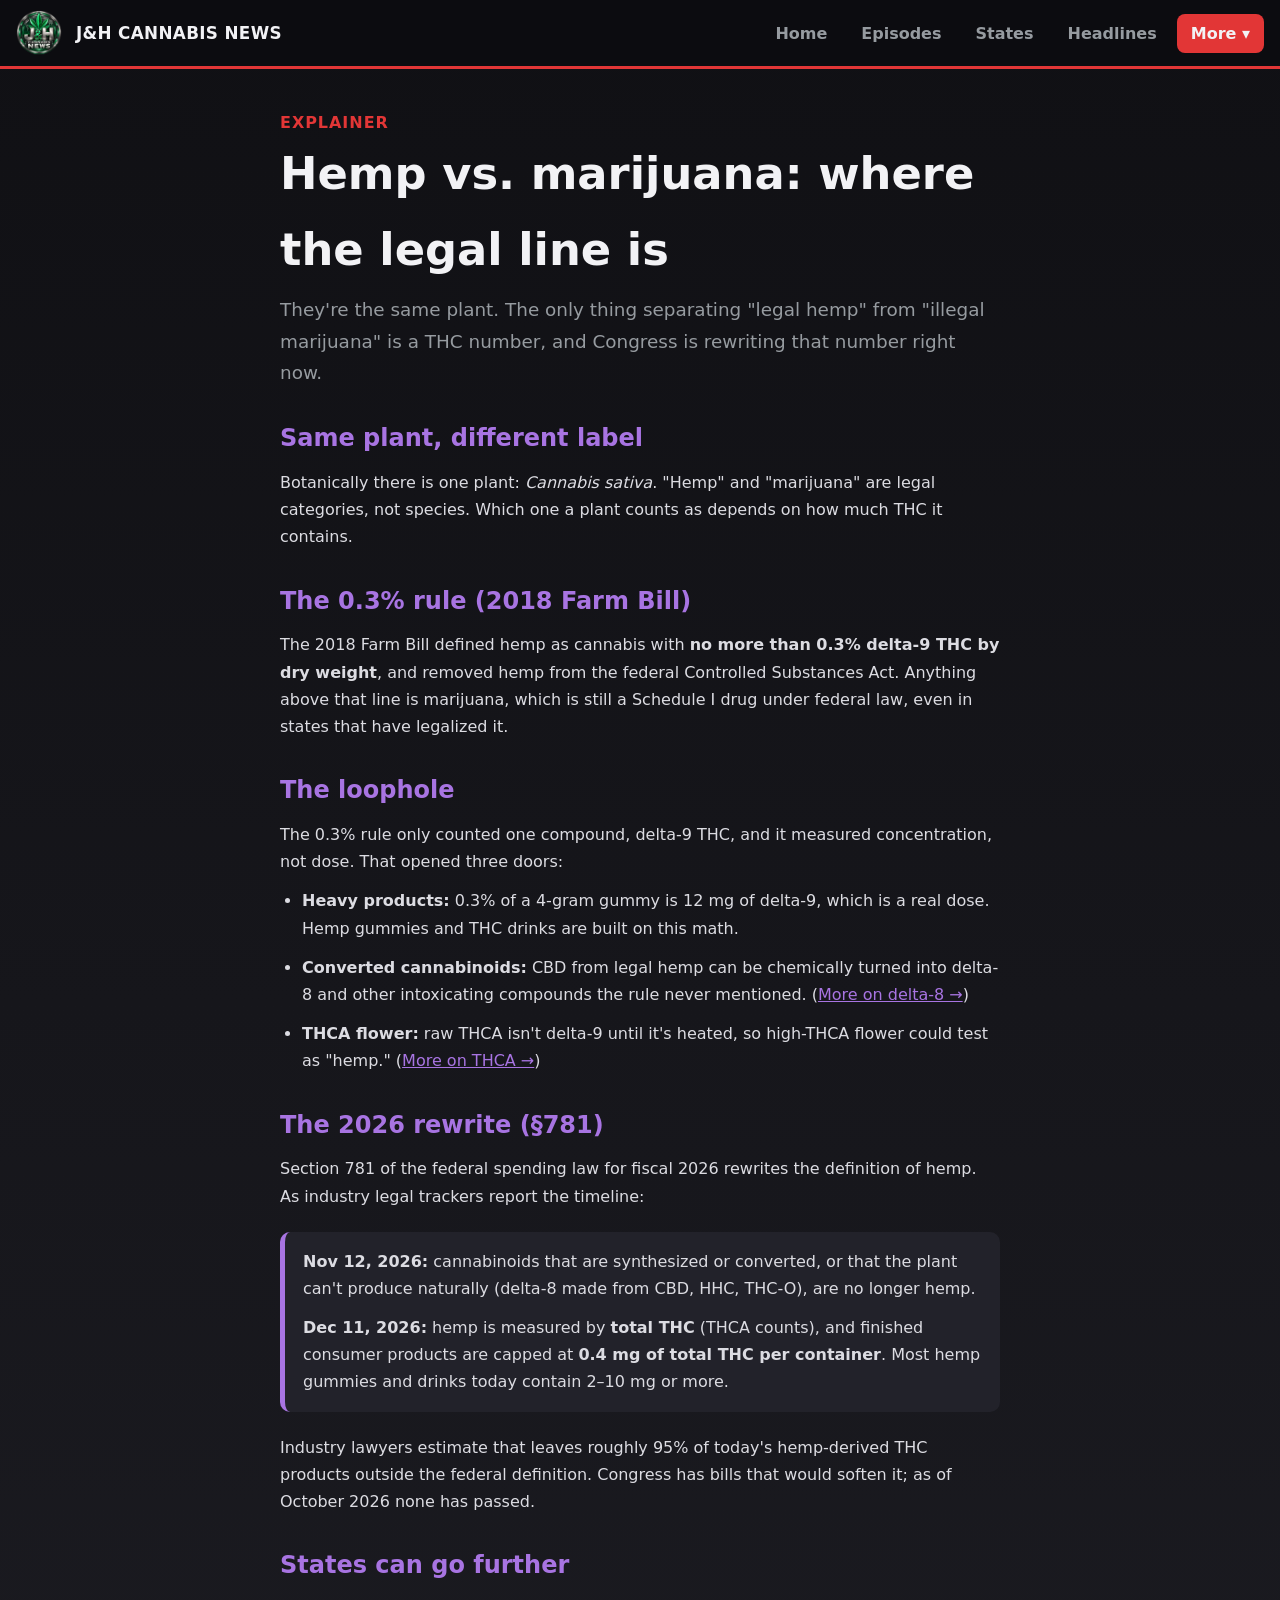
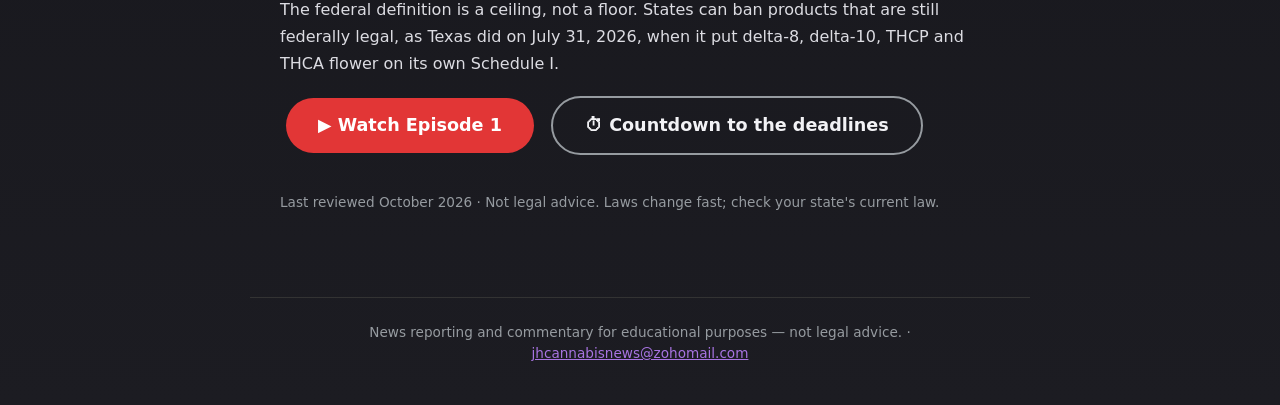
<file: explain-hemp-vs-marijuana.html>
<!doctype html>
<html lang="en">
<head>
<meta charset="utf-8"><meta name="viewport" content="width=device-width, initial-scale=1">
<title>Hemp vs. Marijuana: Where the Legal Line Is — J&H Cannabis News</title>
<meta name="description" content="Hemp and marijuana are the same plant. The only legal difference is a THC number — and in 2026 Congress is rewriting it.">
<link rel="icon" href="logo.png"><link rel="stylesheet" href="style.css">
</head>
<body>
<nav>
  <img src="logo.png" alt=""><span class="brand">J&amp;H CANNABIS NEWS</span>
  <a href="index.html">Home</a>
  <a href="episodes.html">Episodes</a>
  <a href="states.html">States</a>
  <a href="headlines.html">Headlines</a>
  <details><summary class="active">More ▾</summary><div class="menu">
    <a href="explainers.html" class="active">Explainers</a>
    <a href="watchlist.html">Watch List</a>
    <a href="ask.html">Ask James &amp; Hope</a>
    <a href="about.html">About</a>
  </div></details>
</nav>
<div class="wrap">
<article>
  <span class="ep-num" style="color:var(--red);font-weight:900;letter-spacing:.06em">EXPLAINER</span>
  <h1>Hemp vs. marijuana: where the legal line is</h1>
  <p class="dek">They're the same plant. The only thing separating "legal hemp" from "illegal
  marijuana" is a THC number, and Congress is rewriting that number right now.</p>

  <h2>Same plant, different label</h2>
  <p>Botanically there is one plant: <em>Cannabis sativa</em>. "Hemp" and "marijuana" are legal
  categories, not species. Which one a plant counts as depends on how much THC it contains.</p>

  <h2>The 0.3% rule (2018 Farm Bill)</h2>
  <p>The 2018 Farm Bill defined hemp as cannabis with <strong>no more than 0.3% delta-9 THC by
  dry weight</strong>, and removed hemp from the federal Controlled Substances Act. Anything above
  that line is marijuana, which is still a Schedule I drug under federal law, even in states that
  have legalized it.</p>

  <h2>The loophole</h2>
  <p>The 0.3% rule only counted one compound, delta-9 THC, and it measured concentration, not
  dose. That opened three doors:</p>
  <ul>
    <li><strong>Heavy products:</strong> 0.3% of a 4-gram gummy is 12 mg of delta-9, which is a real dose.
    Hemp gummies and THC drinks are built on this math.</li>
    <li><strong>Converted cannabinoids:</strong> CBD from legal hemp can be chemically turned into
    delta-8 and other intoxicating compounds the rule never mentioned.
    (<a style="color:var(--purple)" href="explain-delta-8.html">More on delta-8 →</a>)</li>
    <li><strong>THCA flower:</strong> raw THCA isn't delta-9 until it's heated, so high-THCA flower could
    test as "hemp." (<a style="color:var(--purple)" href="explain-thca.html">More on THCA →</a>)</li>
  </ul>

  <h2>The 2026 rewrite (§781)</h2>
  <p>Section 781 of the federal spending law for fiscal 2026 rewrites the definition of hemp. As
  industry legal trackers report the timeline:</p>
  <div class="box">
    <p><strong>Nov 12, 2026:</strong> cannabinoids that are synthesized or converted, or that the plant
    can't produce naturally (delta-8 made from CBD, HHC, THC-O), are no longer hemp.</p>
    <p style="margin-bottom:0"><strong>Dec 11, 2026:</strong> hemp is measured by <strong>total THC</strong>
    (THCA counts), and finished consumer products are capped at <strong>0.4 mg of total THC per
    container</strong>. Most hemp gummies and drinks today contain 2–10 mg or more.</p>
  </div>
  <p>Industry lawyers estimate that leaves roughly 95% of today's hemp-derived THC products outside
  the federal definition. Congress has bills that would soften it; as of October 2026 none has
  passed.</p>

  <h2>States can go further</h2>
  <p>The federal definition is a ceiling, not a floor. States can ban products that are still
  federally legal, as Texas did on July 31, 2026, when it put delta-8, delta-10, THCP and THCA
  flower on its own Schedule I.</p>

  <p><a class="btn" href="episodes.html">▶ Watch Episode 1</a>
  <a class="btn ghost" href="watchlist.html">⏱ Countdown to the deadlines</a></p>
  <p class="reviewed">Last reviewed October 2026 · Not legal advice. Laws change fast; check
  your state's current law.</p>
</article>
</div>
<footer>
  News reporting and commentary for educational purposes — not legal advice.
  · <a href="mailto:jhcannabisnews@zohomail.com">jhcannabisnews@zohomail.com</a>
</footer>
</body>
</html>
</file>
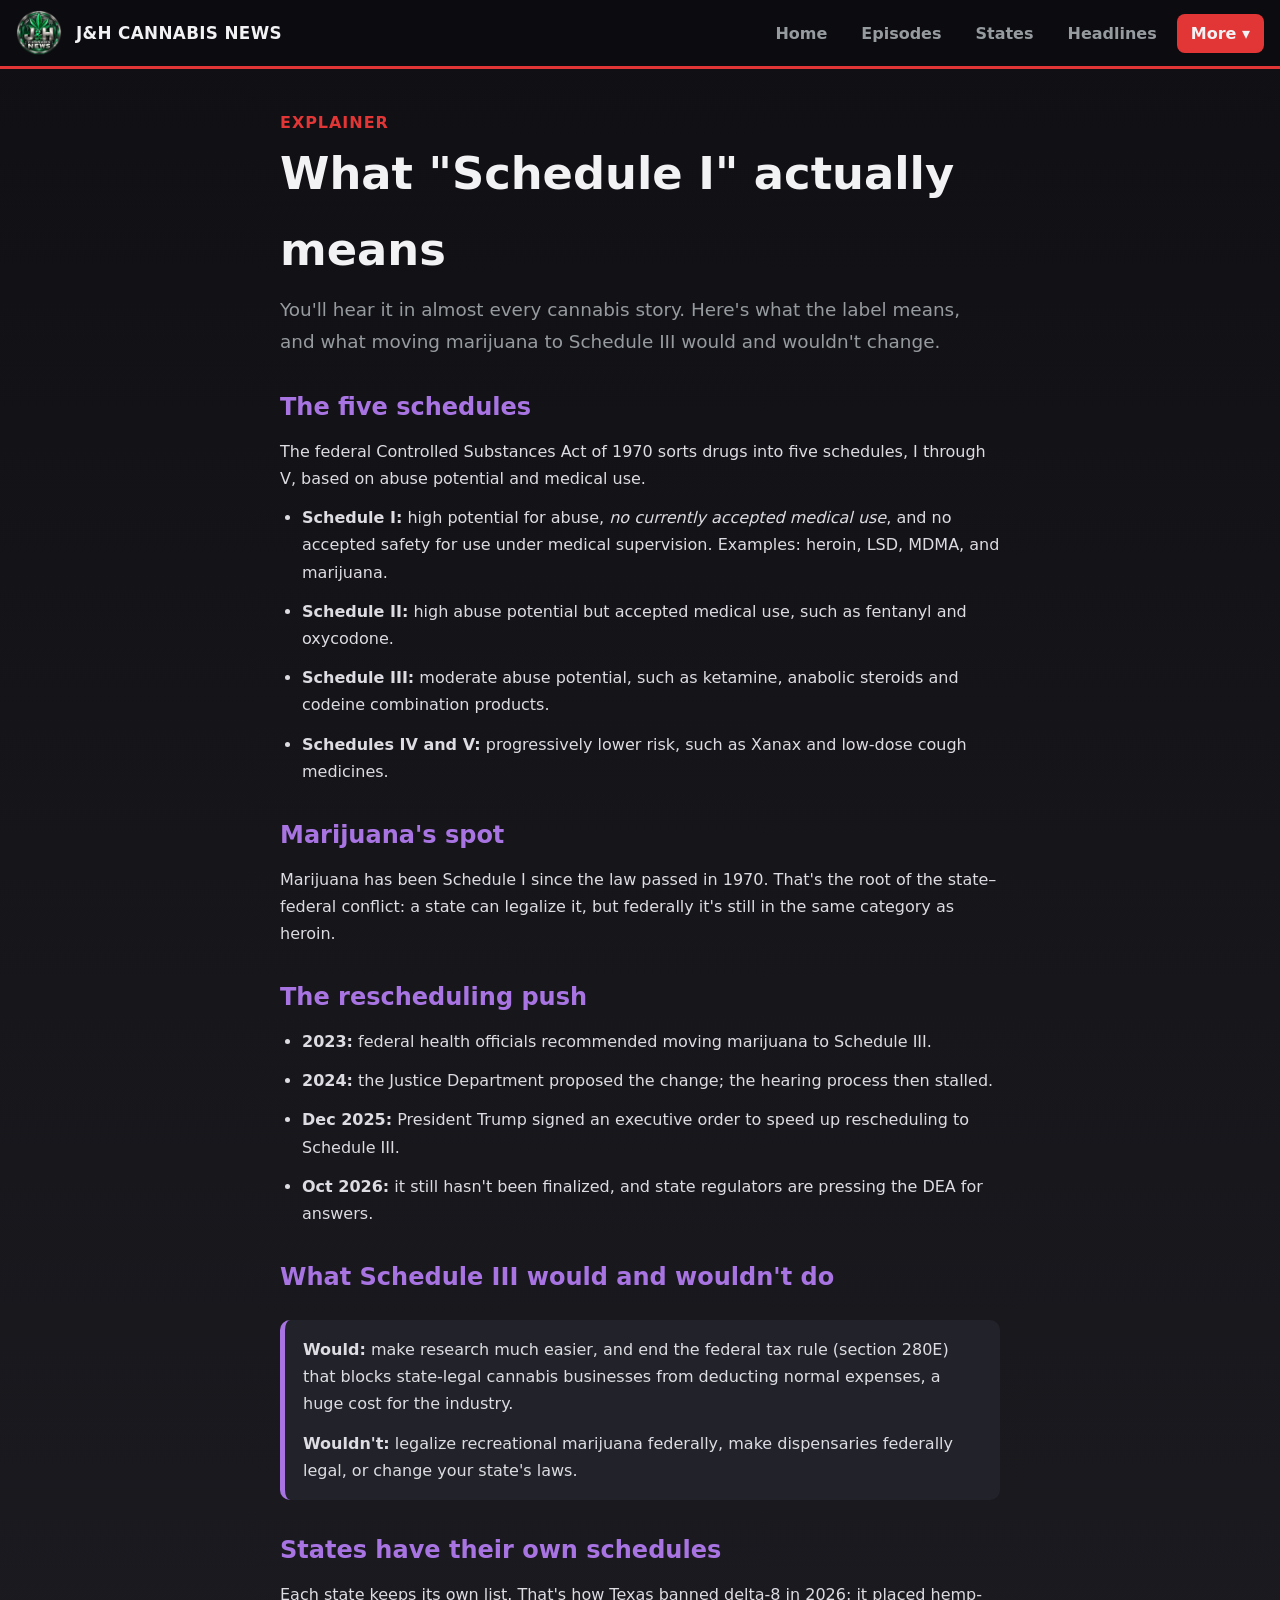
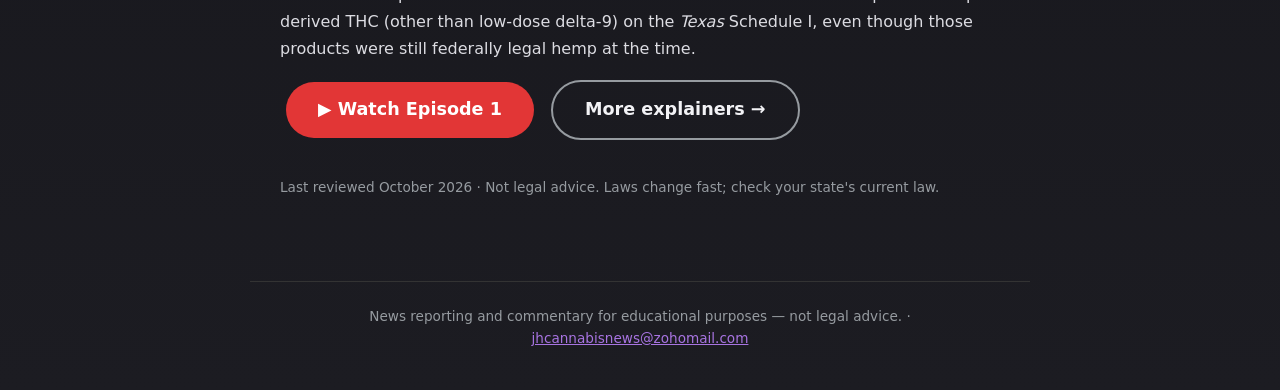
<file: explain-schedule-1.html>
<!doctype html>
<html lang="en">
<head>
<meta charset="utf-8"><meta name="viewport" content="width=device-width, initial-scale=1">
<title>What "Schedule I" Actually Means — J&H Cannabis News</title>
<meta name="description" content="Marijuana sits in the same federal drug category as heroin. What Schedule I means, and what moving cannabis to Schedule III would and wouldn't change.">
<link rel="icon" href="logo.png"><link rel="stylesheet" href="style.css">
</head>
<body>
<nav>
  <img src="logo.png" alt=""><span class="brand">J&amp;H CANNABIS NEWS</span>
  <a href="index.html">Home</a>
  <a href="episodes.html">Episodes</a>
  <a href="states.html">States</a>
  <a href="headlines.html">Headlines</a>
  <details><summary class="active">More ▾</summary><div class="menu">
    <a href="explainers.html" class="active">Explainers</a>
    <a href="watchlist.html">Watch List</a>
    <a href="ask.html">Ask James &amp; Hope</a>
    <a href="about.html">About</a>
  </div></details>
</nav>
<div class="wrap">
<article>
  <span class="ep-num" style="color:var(--red);font-weight:900;letter-spacing:.06em">EXPLAINER</span>
  <h1>What "Schedule I" actually means</h1>
  <p class="dek">You'll hear it in almost every cannabis story. Here's what the label means, and
  what moving marijuana to Schedule III would and wouldn't change.</p>

  <h2>The five schedules</h2>
  <p>The federal Controlled Substances Act of 1970 sorts drugs into five schedules, I through V,
  based on abuse potential and medical use.</p>
  <ul>
    <li><strong>Schedule I:</strong> high potential for abuse, <em>no currently accepted medical
    use</em>, and no accepted safety for use under medical supervision. Examples: heroin, LSD,
    MDMA, and marijuana.</li>
    <li><strong>Schedule II:</strong> high abuse potential but accepted medical use, such as
    fentanyl and oxycodone.</li>
    <li><strong>Schedule III:</strong> moderate abuse potential, such as ketamine, anabolic
    steroids and codeine combination products.</li>
    <li><strong>Schedules IV and V:</strong> progressively lower risk, such as Xanax and
    low-dose cough medicines.</li>
  </ul>

  <h2>Marijuana's spot</h2>
  <p>Marijuana has been Schedule I since the law passed in 1970. That's the root of the
  state–federal conflict: a state can legalize it, but federally it's still in the same category
  as heroin.</p>

  <h2>The rescheduling push</h2>
  <ul>
    <li><strong>2023:</strong> federal health officials recommended moving marijuana to Schedule III.</li>
    <li><strong>2024:</strong> the Justice Department proposed the change; the hearing process
    then stalled.</li>
    <li><strong>Dec 2025:</strong> President Trump signed an executive order to speed up
    rescheduling to Schedule III.</li>
    <li><strong>Oct 2026:</strong> it still hasn't been finalized, and state regulators are pressing
    the DEA for answers.</li>
  </ul>

  <h2>What Schedule III would and wouldn't do</h2>
  <div class="box">
    <p><strong>Would:</strong> make research much easier, and end the federal tax rule (section 280E)
    that blocks state-legal cannabis businesses from deducting normal expenses, a huge cost for
    the industry.</p>
    <p style="margin-bottom:0"><strong>Wouldn't:</strong> legalize recreational marijuana federally,
    make dispensaries federally legal, or change your state's laws.</p>
  </div>

  <h2>States have their own schedules</h2>
  <p>Each state keeps its own list. That's how Texas banned delta-8 in 2026: it placed hemp-derived
  THC (other than low-dose delta-9) on the <em>Texas</em> Schedule I, even though those products
  were still federally legal hemp at the time.</p>

  <p><a class="btn" href="episodes.html">▶ Watch Episode 1</a>
  <a class="btn ghost" href="explainers.html">More explainers →</a></p>
  <p class="reviewed">Last reviewed October 2026 · Not legal advice. Laws change fast; check
  your state's current law.</p>
</article>
</div>
<footer>
  News reporting and commentary for educational purposes — not legal advice.
  · <a href="mailto:jhcannabisnews@zohomail.com">jhcannabisnews@zohomail.com</a>
</footer>
</body>
</html>
</file>
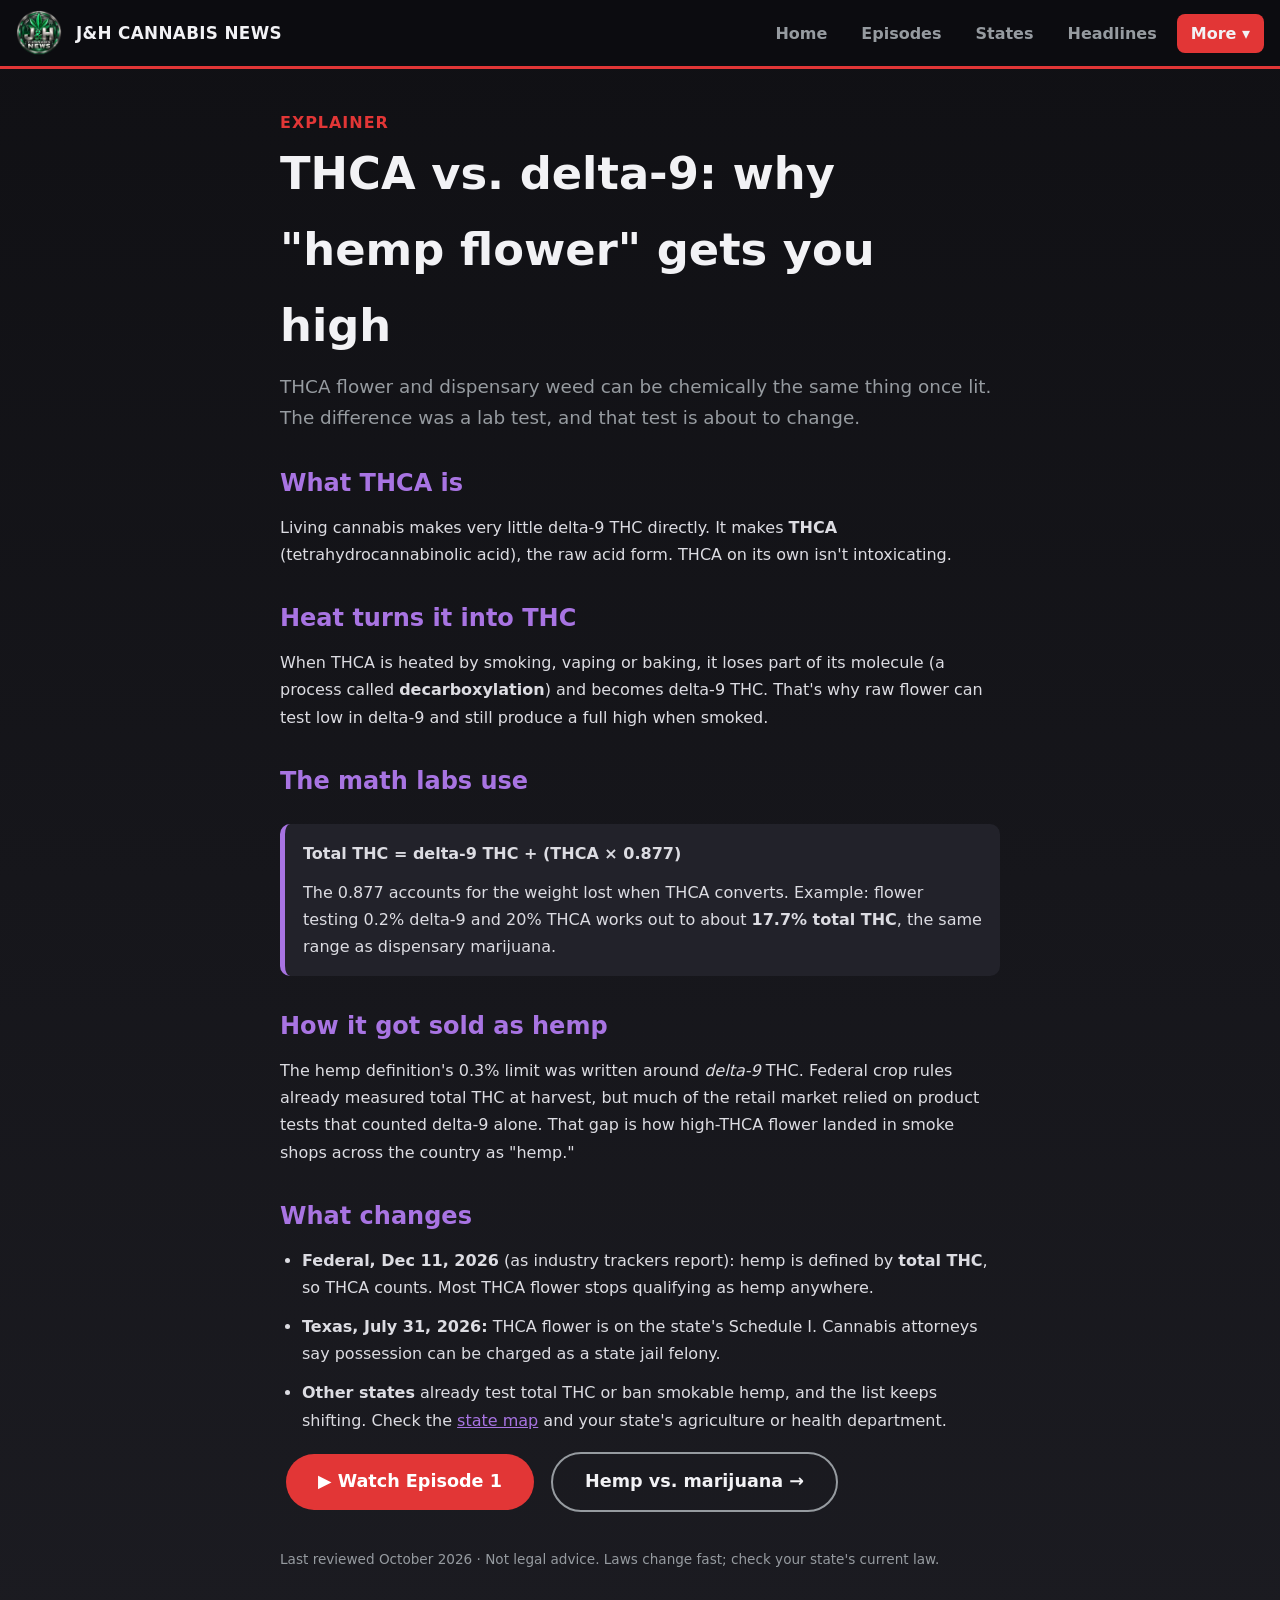
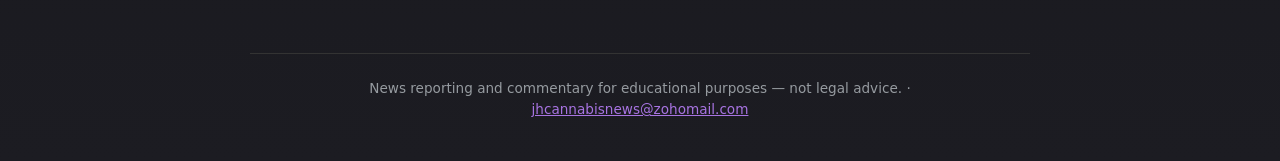
<file: explain-thca.html>
<!doctype html>
<html lang="en">
<head>
<meta charset="utf-8"><meta name="viewport" content="width=device-width, initial-scale=1">
<title>THCA vs. Delta-9: Why "Hemp Flower" Gets You High — J&H Cannabis News</title>
<meta name="description" content="THCA isn't intoxicating until you heat it — that's how high-THC flower got sold as hemp, and why the 2026 federal total-THC rule ends it.">
<link rel="icon" href="logo.png"><link rel="stylesheet" href="style.css">
</head>
<body>
<nav>
  <img src="logo.png" alt=""><span class="brand">J&amp;H CANNABIS NEWS</span>
  <a href="index.html">Home</a>
  <a href="episodes.html">Episodes</a>
  <a href="states.html">States</a>
  <a href="headlines.html">Headlines</a>
  <details><summary class="active">More ▾</summary><div class="menu">
    <a href="explainers.html" class="active">Explainers</a>
    <a href="watchlist.html">Watch List</a>
    <a href="ask.html">Ask James &amp; Hope</a>
    <a href="about.html">About</a>
  </div></details>
</nav>
<div class="wrap">
<article>
  <span class="ep-num" style="color:var(--red);font-weight:900;letter-spacing:.06em">EXPLAINER</span>
  <h1>THCA vs. delta-9: why "hemp flower" gets you high</h1>
  <p class="dek">THCA flower and dispensary weed can be chemically the same thing once lit. The
  difference was a lab test, and that test is about to change.</p>

  <h2>What THCA is</h2>
  <p>Living cannabis makes very little delta-9 THC directly. It makes <strong>THCA</strong>
  (tetrahydrocannabinolic acid), the raw acid form. THCA on its own isn't intoxicating.</p>

  <h2>Heat turns it into THC</h2>
  <p>When THCA is heated by smoking, vaping or baking, it loses part of its molecule (a process called
  <strong>decarboxylation</strong>) and becomes delta-9 THC. That's why raw flower can test low in
  delta-9 and still produce a full high when smoked.</p>

  <h2>The math labs use</h2>
  <div class="box">
    <p><strong>Total THC = delta-9 THC + (THCA × 0.877)</strong></p>
    <p style="margin-bottom:0">The 0.877 accounts for the weight lost when THCA converts. Example:
    flower testing 0.2% delta-9 and 20% THCA works out to about <strong>17.7% total THC</strong>,
    the same range as dispensary marijuana.</p>
  </div>

  <h2>How it got sold as hemp</h2>
  <p>The hemp definition's 0.3% limit was written around <em>delta-9</em> THC. Federal crop rules
  already measured total THC at harvest, but much of the retail market relied on product tests
  that counted delta-9 alone. That gap is how high-THCA flower landed in smoke shops across the
  country as "hemp."</p>

  <h2>What changes</h2>
  <ul>
    <li><strong>Federal, Dec 11, 2026</strong> (as industry trackers report): hemp is defined by
    <strong>total THC</strong>, so THCA counts. Most THCA flower stops qualifying as hemp anywhere.</li>
    <li><strong>Texas, July 31, 2026:</strong> THCA flower is on the state's Schedule I. Cannabis
    attorneys say possession can be charged as a state jail felony.</li>
    <li><strong>Other states</strong> already test total THC or ban smokable hemp, and the list keeps
    shifting. Check the <a style="color:var(--purple)" href="states.html">state map</a> and your
    state's agriculture or health department.</li>
  </ul>

  <p><a class="btn" href="episodes.html">▶ Watch Episode 1</a>
  <a class="btn ghost" href="explain-hemp-vs-marijuana.html">Hemp vs. marijuana →</a></p>
  <p class="reviewed">Last reviewed October 2026 · Not legal advice. Laws change fast; check
  your state's current law.</p>
</article>
</div>
<footer>
  News reporting and commentary for educational purposes — not legal advice.
  · <a href="mailto:jhcannabisnews@zohomail.com">jhcannabisnews@zohomail.com</a>
</footer>
</body>
</html>
</file>
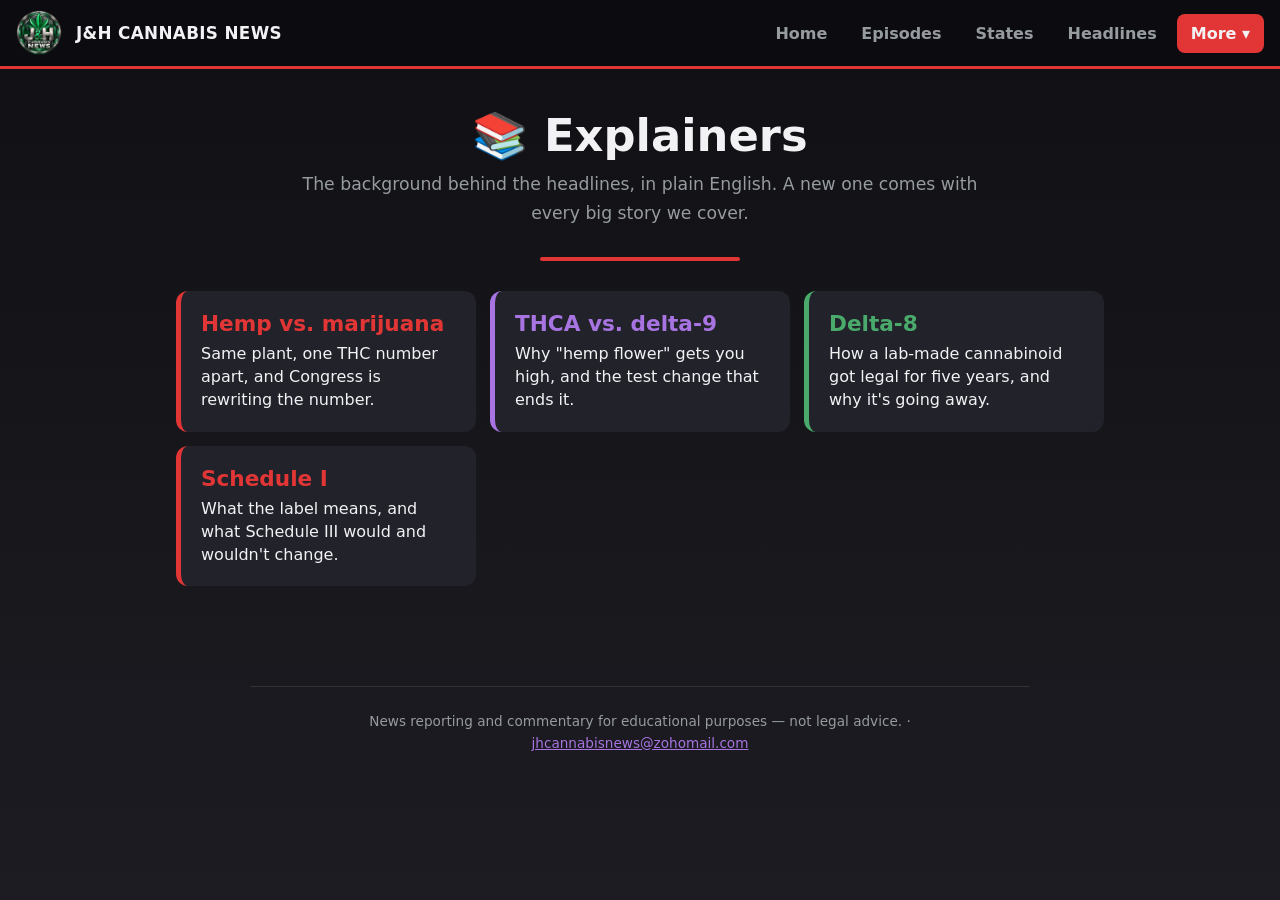
<file: explainers.html>
<!doctype html>
<html lang="en">
<head>
<meta charset="utf-8"><meta name="viewport" content="width=device-width, initial-scale=1">
<title>Explainers — J&H Cannabis News</title>
<meta name="description" content="Plain-English explainers on cannabis law: hemp vs. marijuana, THCA, delta-8, Schedule I and more.">
<link rel="icon" href="logo.png"><link rel="stylesheet" href="style.css">
</head>
<body>
<nav>
  <img src="logo.png" alt=""><span class="brand">J&amp;H CANNABIS NEWS</span>
  <a href="index.html">Home</a>
  <a href="episodes.html">Episodes</a>
  <a href="states.html">States</a>
  <a href="headlines.html">Headlines</a>
  <details><summary class="active">More ▾</summary><div class="menu">
    <a href="explainers.html" class="active">Explainers</a>
    <a href="watchlist.html">Watch List</a>
    <a href="ask.html">Ask James &amp; Hope</a>
    <a href="about.html">About</a>
  </div></details>
</nav>
<div class="wrap center">
  <h1>📚 Explainers</h1>
  <p class="lead">The background behind the headlines, in plain English. A new one comes with every
  big story we cover.</p>
  <div class="bar"></div>
  <div class="cards">
    <a class="card" style="text-decoration:none;color:inherit" href="explain-hemp-vs-marijuana.html">
      <h3>Hemp vs. marijuana</h3><p>Same plant, one THC number apart, and Congress is rewriting the number.</p></a>
    <a class="card purple" style="text-decoration:none;color:inherit" href="explain-thca.html">
      <h3>THCA vs. delta-9</h3><p>Why "hemp flower" gets you high, and the test change that ends it.</p></a>
    <a class="card green" style="text-decoration:none;color:inherit" href="explain-delta-8.html">
      <h3>Delta-8</h3><p>How a lab-made cannabinoid got legal for five years, and why it's going away.</p></a>
    <a class="card" style="text-decoration:none;color:inherit" href="explain-schedule-1.html">
      <h3>Schedule I</h3><p>What the label means, and what Schedule III would and wouldn't change.</p></a>
  </div>
</div>
<footer>
  News reporting and commentary for educational purposes — not legal advice.
  · <a href="mailto:jhcannabisnews@zohomail.com">jhcannabisnews@zohomail.com</a>
</footer>
</body>
</html>
</file>
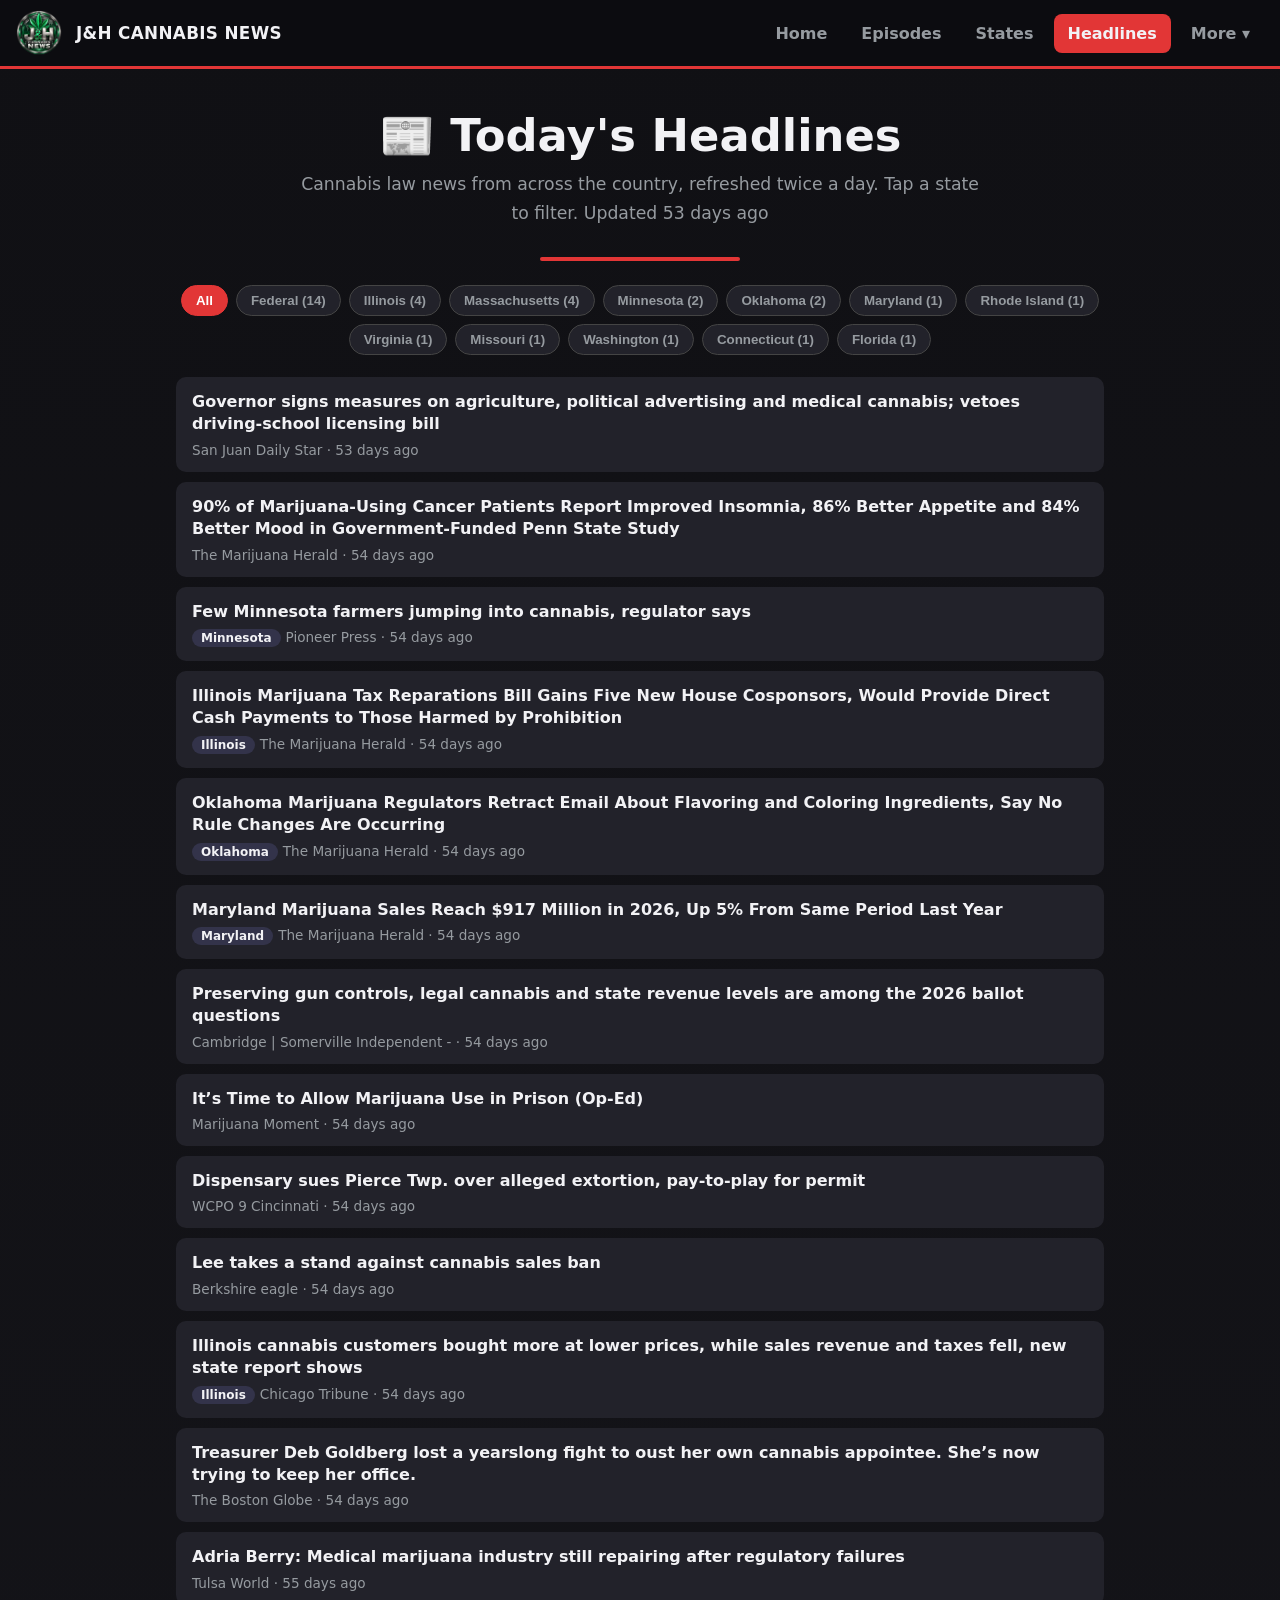
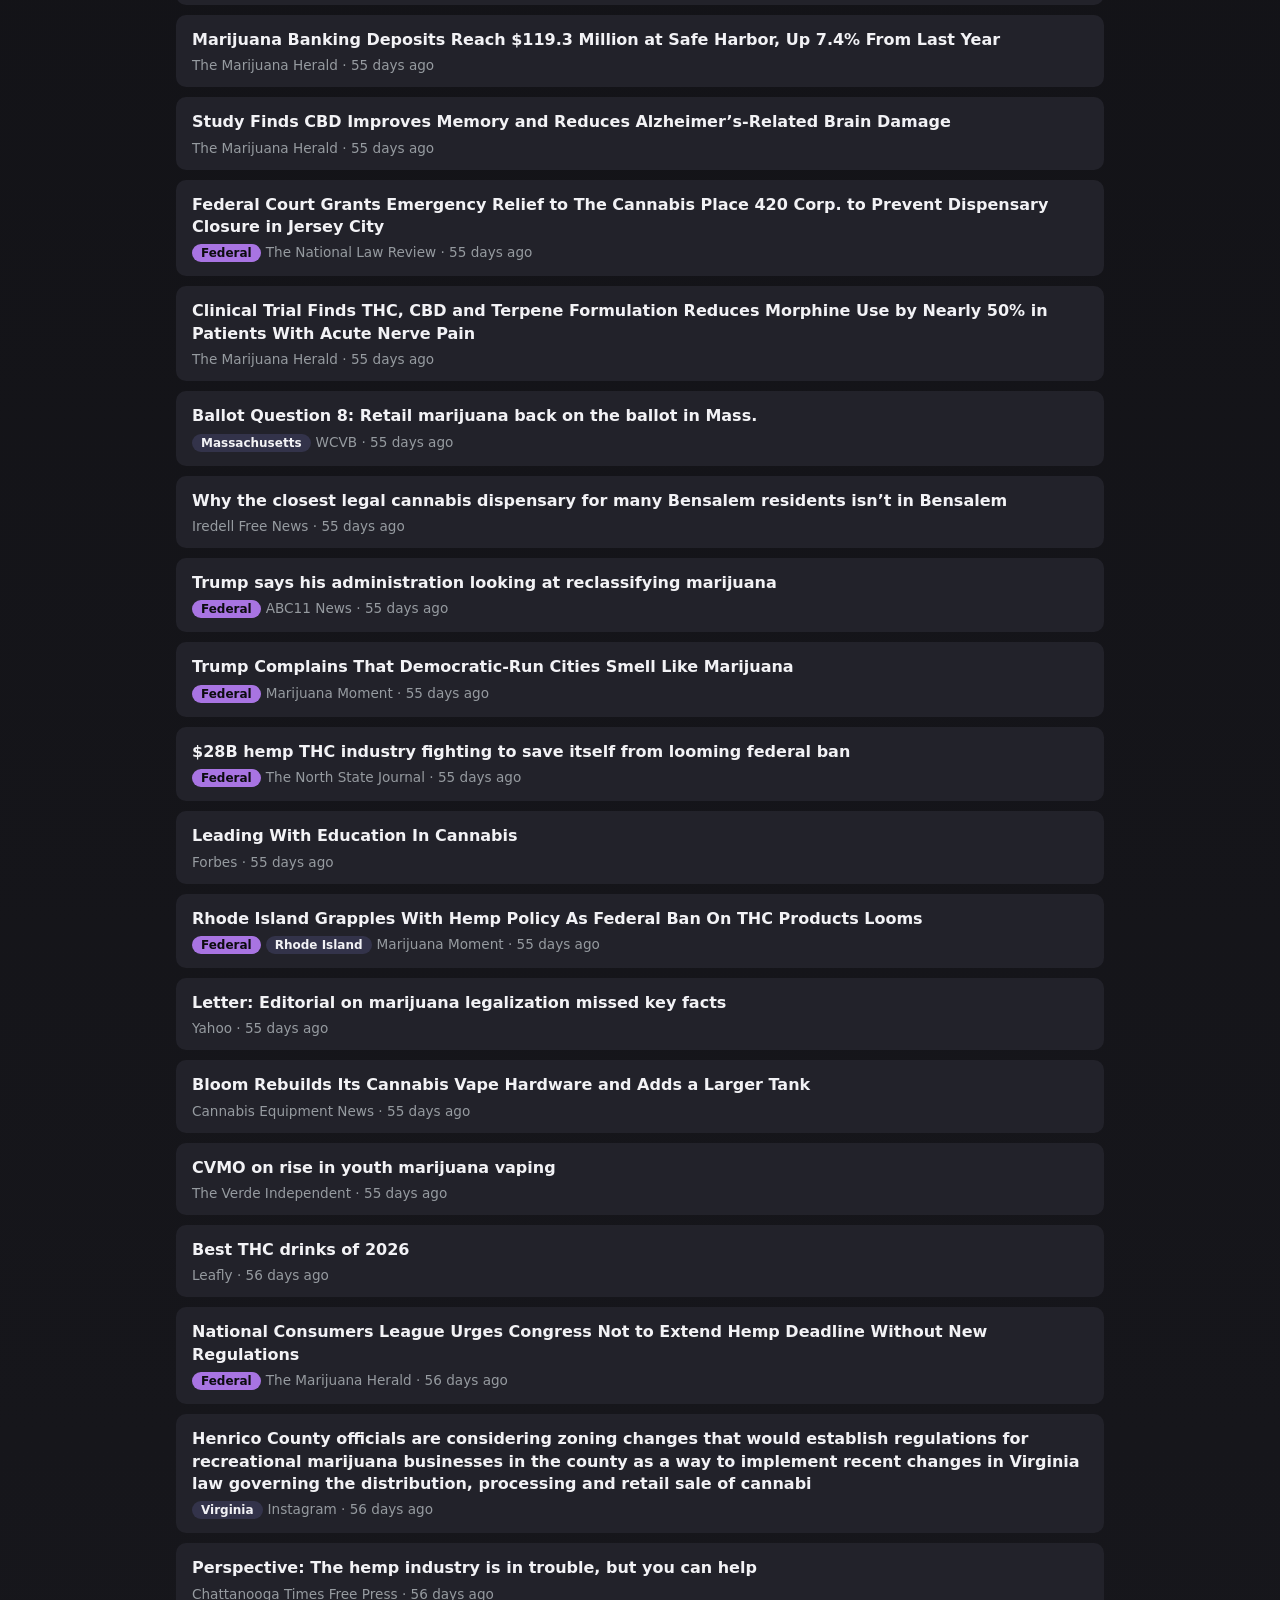
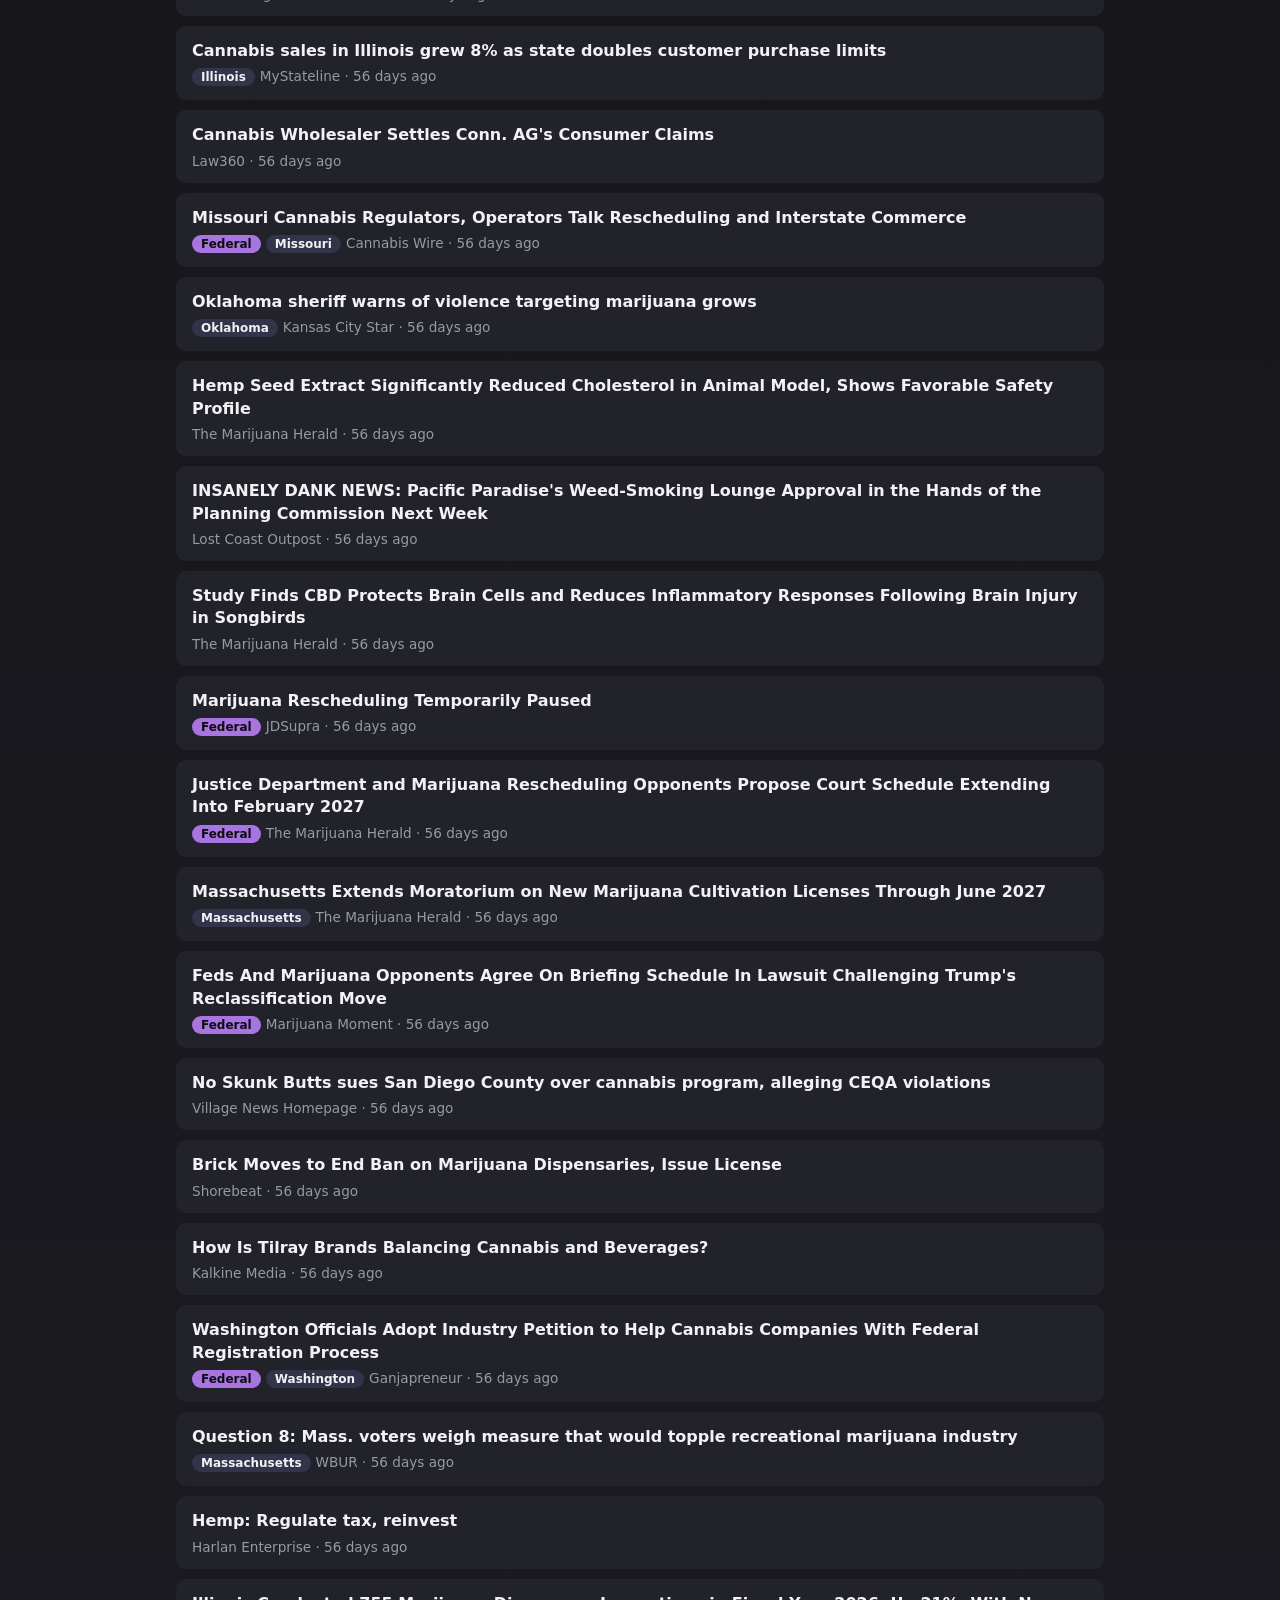
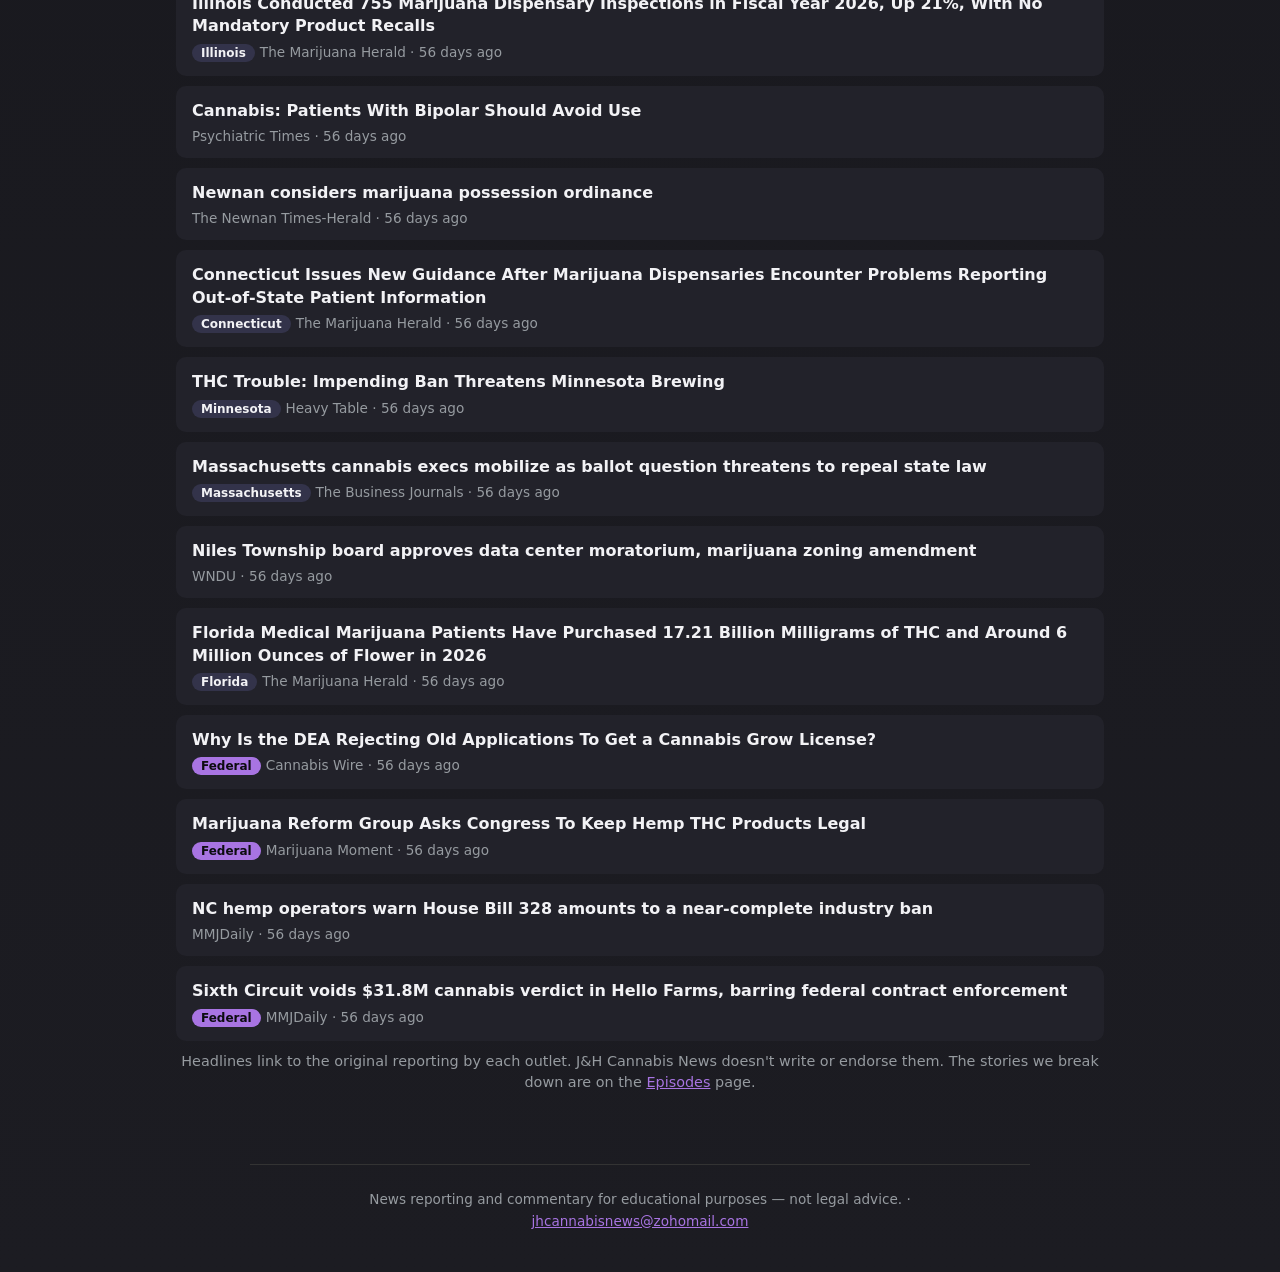
<file: headlines.html>
<!doctype html>
<html lang="en">
<head>
<meta charset="utf-8"><meta name="viewport" content="width=device-width, initial-scale=1">
<title>Today's Headlines — J&H Cannabis News</title>
<meta name="description" content="Today's cannabis law headlines from across the U.S., refreshed twice a day.">
<link rel="icon" href="logo.png"><link rel="stylesheet" href="style.css">
</head>
<body>
<nav>
  <img src="logo.png" alt=""><span class="brand">J&amp;H CANNABIS NEWS</span>
  <a href="index.html">Home</a>
  <a href="episodes.html">Episodes</a>
  <a href="states.html">States</a>
  <a href="headlines.html" class="active">Headlines</a>
  <details><summary>More ▾</summary><div class="menu">
    <a href="explainers.html">Explainers</a>
    <a href="watchlist.html">Watch List</a>
    <a href="ask.html">Ask James &amp; Hope</a>
    <a href="about.html">About</a>
  </div></details>
</nav>
<div class="wrap center">
  <h1>📰 Today's Headlines</h1>
  <p class="lead">Cannabis law news from across the country, refreshed twice a day.
  Tap a state to filter. <span id="headlines-updated"></span></p>
  <div class="bar"></div>
  <div class="filters" id="headline-filters"></div>
  <ul class="headlines" id="headlines"><li>Loading headlines…</li></ul>
  <p class="note">Headlines link to the original reporting by each outlet. J&amp;H Cannabis News
  doesn't write or endorse them. The stories we break down are on the
  <a style="color:var(--purple)" href="episodes.html">Episodes</a> page.</p>
</div>
<footer>
  News reporting and commentary for educational purposes — not legal advice.
  · <a href="mailto:jhcannabisnews@zohomail.com">jhcannabisnews@zohomail.com</a>
</footer>
<script src="headlines.js"></script>
</body>
</html>
</file>
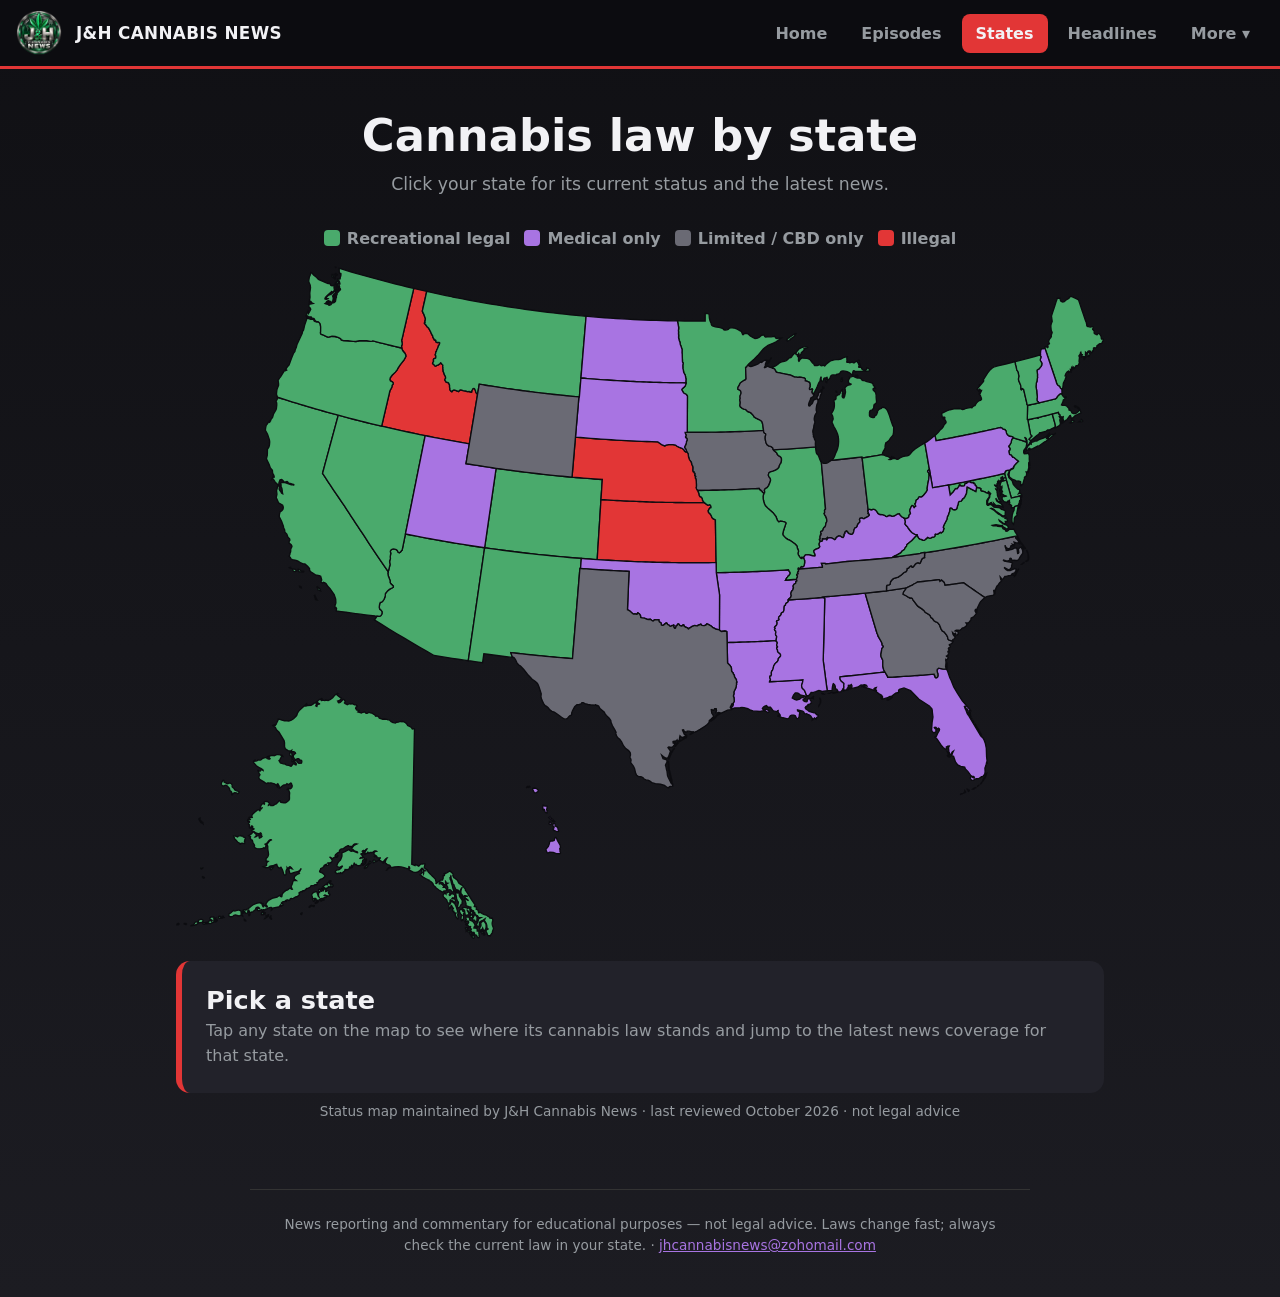
<file: states.html>
<!doctype html>
<html lang="en">
<head>
<meta charset="utf-8"><meta name="viewport" content="width=device-width, initial-scale=1">
<title>State Map — J&H Cannabis News</title>
<link rel="icon" href="logo.png"><link rel="stylesheet" href="style.css">
<style>
  .legend { display:flex; flex-wrap:wrap; gap:14px; justify-content:center; margin:18px 0; }
  .legend span { display:flex; align-items:center; gap:7px; color:var(--grey); font-weight:600; }
  .dot { width:16px; height:16px; border-radius:4px; display:inline-block; }
  #mapbox svg { width:100%; height:auto; }
  #mapbox path { stroke:#0c0c10; stroke-width:1.5; cursor:pointer; transition:filter .15s; }
  #mapbox path:hover { filter:brightness(1.35); }
  #mapbox path.sel { stroke:#f2f2f5; stroke-width:3; }
  .st-rec { fill:#4aaa6c; } .st-med { fill:#a874e2; } .st-lim { fill:#6a6a74; } .st-ill { fill:#e23636; }
  #panel { background:var(--panel); border-radius:14px; padding:24px; margin-top:18px;
           border-left:6px solid var(--red); text-align:left; }
  #panel h2 { margin:0 0 4px; color:var(--white); font-size:1.6rem; }
  .chip { display:inline-block; padding:4px 14px; border-radius:20px; font-weight:800;
          font-size:.9rem; color:#0c0c10; margin:6px 0 12px; }
  #panel p { color:var(--grey); line-height:1.55; }
  #panel a.news { display:inline-block; margin-top:14px; color:var(--purple); font-weight:700; }
  .asof { color:var(--grey); font-size:.85rem; text-align:center; margin-top:10px; }
</style>
</head>
<body>
<nav>
  <img src="logo.png" alt=""><span class="brand">J&amp;H CANNABIS NEWS</span>
  <a href="index.html">Home</a>
  <a href="episodes.html">Episodes</a>
  <a href="states.html" class="active">States</a>
  <a href="headlines.html">Headlines</a>
  <details><summary>More ▾</summary><div class="menu">
    <a href="explainers.html">Explainers</a>
    <a href="watchlist.html">Watch List</a>
    <a href="ask.html">Ask James &amp; Hope</a>
    <a href="about.html">About</a>
  </div></details>
</nav>
<div class="wrap center">
  <h1>Cannabis law by state</h1>
  <p class="lead">Click your state for its current status and the latest news.</p>
  <div class="legend">
    <span><i class="dot" style="background:#4aaa6c"></i> Recreational legal</span>
    <span><i class="dot" style="background:#a874e2"></i> Medical only</span>
    <span><i class="dot" style="background:#6a6a74"></i> Limited / CBD only</span>
    <span><i class="dot" style="background:#e23636"></i> Illegal</span>
  </div>
  <div id="mapbox">﻿<svg
	xmlns="http://www.w3.org/2000/svg"
	viewBox="192 9 1028 746"
	aria-label="Map of USA"
>
	<path
		id="ak"
		name="Alaska"
		d="M456.18,521.82l-0.1,4.96l-0.1,4.94l-0.1,4.92l-0.1,4.9l-0.1,4.88l-0.1,4.86l-0.1,4.84l-0.1,4.82l-0.1,4.8l-0.1,4.78l-0.1,4.77l-0.09,4.75l-0.1,4.73l-0.09,4.71l-0.09,4.7l-0.09,4.68l-0.09,4.66l-0.09,4.65l-0.09,4.64l-0.09,4.62l-0.09,4.61l-0.09,4.59l-0.09,4.58l-0.09,4.56l-0.09,4.55l-0.09,4.54l-0.09,4.53l-0.09,4.51l-0.09,4.5l-0.09,4.49l-0.09,4.48l-0.09,4.47l1.8,0.66l1.79,0.65l0.57,-1.23l1.93,0.97l1.69,0.85l1.09,-1.06l1.18,-1.14l1.58,-0.07l1.77,-0.09l1.18,-0.06l0,0.98l-0.44,1.63l-0.37,1.36l0.98,1.25l0.1,0.13l1.34,0.72l1.25,0.67l0.57,1.87l1.38,1.43l1.05,1.09l1.01,1.04l1.45,1.48l1.02,1.04l1.37,1.38l0.82,0.82l0.41,1.61l0.5,1.93l-0.27,1.15l0.65,0.17l1.23,-1.31l1.16,-0.82l1.43,-1.02l0.96,-0.69l1.82,-0.08l0.81,-1.96l-0.08,-2.71l0.92,0.02l0.53,-0.38l0.21,-0.8l-0.61,-1.07l1.71,-0.57l1.24,-0.41l1.74,-1.07l1.7,-1.05l0.86,0.73l0.85,0.7l1.69,1.69l0.13,0.42l-0.07,0.83l-0.12,0.83l1.09,2.27l0.3,0.25l0.83,0.28l1.01,0.72l0.46,0.64l1.46,0.99l0.26,0.43l0.17,0.7l0.26,0.6l0.29,0.42l0.29,0.61l0.65,0.7l1.21,0.75l0.84,0.52l1.18,0.73l1.25,1.55l1.09,1.35l1.23,1.32l-0.1,1.12l1.27,1.64l1.37,2.09l1.07,1.86l0.75,1.03l0.92,1.5l1.13,1.83l1.29,2.08l0.97,1.32l1.28,1.86l0.65,1.11l-0.32,0.82l-0.4,1.01l1.5,0.35l1.04,0.24l-0.17,1.11l-0.22,1.46l1.2,0.47l0.81,0.32l-0.1,0.77l0.5,0.81l0.19,1.4l1.4,-0.21l0.62,-0.09l0.9,0.55l1.18,0.72l1.18,0.67l1.01,0.57l1.29,0.27l1.6,0.42l0.87,1.07l1.46,0.35l0.68,1.54l1.69,0.42l0.92,-0.48l0.41,0.61l0.35,0.72l0.17,0.93l0,0.92l-0.33,0.81l-0.23,0.86l-0.12,0.91l0.02,0.96l0.15,1.01l0.25,0.87l0.67,1.59l0.27,0.99l0.09,0.67l-0.9,2.47l-0.28,1.16l0.09,0.5l-0.71,1.25l-1.37,1.78l-0.6,1.01l-0.37,-0.28l-2,-0.06l-0.91,-2.02l-0.53,-1.59l-0.7,-1.36l-0.01,-0.32l0.43,-0.99l1.88,-0.96l-0.01,-0.31l-0.75,-0.14l-0.21,-0.32l-0.34,-1.51l-0.07,-1.35l-0.13,-0.89l-0.49,-1.79l-0.59,-1.07l-1.44,-2.07l-0.15,-0.54l0.49,-0.74l0.28,-0.67l-2,1.3l-2.77,1.42l-1.17,0.92l-0.23,0.35l-0.07,0.28l0.29,0.75l-0.01,0.25l-0.21,0.48l-0.19,1.32l-0.52,1.42l-0.3,0.31l-1.17,-0.42l-0.34,-0.42l-0.7,-1.74l0.1,-0.49l0.38,-0.43l0.49,-0.91l0.6,-1.39l1.06,-3.5l0.87,-0.09l1.48,-0.8l-2.44,-0.14l-0.37,-0.15l-0.36,-0.44l-0.35,-0.73l-0.55,-0.79l-0.94,-0.22l-0.42,-0.28l-0.68,-0.97l-0.44,-0.42l-0.26,-0.55l-0.09,-0.67l-0.2,-0.32l-0.64,-0.07l-0.36,-0.21l-0.22,-1.72l-1.27,-0.35l-0.54,-0.35l-0.89,-1.02l-0.26,-0.51l-0.1,-0.43l0.11,-1.21l-0.1,-0.22l-0.71,0.17l-4.59,-1.56l0.08,-2.47l-1.02,-3.19l-0.96,-1.26l0.14,-0.52l0.17,-0.28l0.39,-0.03l1.76,0.85l1.67,1.03l0.2,-0.18l-2.71,-2.23l-0.68,-0.68l-0.21,-0.85l-0.04,-0.46l0.19,-0.26l2.4,0.06l0.13,-0.19l-2.46,-0.55l-0.49,0.03l-0.47,1.04l-0.24,0.25l-0.52,-0.02l-0.18,-0.14l-0.69,-1.19l-0.63,-0.82l-1.15,-1.12l-0.25,-0.83l-0.12,-1.24l0.08,-1.18l0.73,-2.73l0.33,-0.49l0.08,-0.3l-0.27,0.06l-0.24,0.27l-0.66,1.29l-0.64,2.08l-0.58,0.73l-0.39,-0.15l-0.63,-0.8l-1.27,-0.95l-1.42,-0.19l-0.94,-1l-1.45,-2.83l-0.24,-1.44l-0.18,-0.35l-0.73,-0.44l-0.46,-0.68l-0.82,-3.5l-0.98,-2.42l-0.27,-1.29l0.02,-1.29l-0.12,-0.14l-0.26,1.02l-0.06,0.53l-0.55,0.17l0.56,1l0.15,0.5l-0.26,-0.03l-0.53,0.15l0.97,1.7l0.52,2.67l0.69,1.96l0.46,1.59l0.23,1.21l0.31,1.16l0.82,2.54l0.12,0.51l-0.07,0.42l-0.21,0.51l-0.4,0.21l-1.29,-0.28l-0.51,-0.62l-0.73,-1.14l-0.98,-0.5l-2.37,0.36l-0.19,-0.08l-0.02,-0.96l0.21,-1.71l-0.24,-0.68l-1.31,-2.46l0,-0.49l1.65,-1.21l-0.83,-0.06l-0.65,0.47l-0.27,-0.28l-0.45,-1.6l-0.28,-0.59l-0.13,-0.12l-0.02,1.53l0.31,0.79l0.06,0.46l-0.02,0.65l-0.16,0.47l-0.3,0.29l-0.31,0.08l-0.58,-0.31l-0.65,-0.59l-0.56,-0.27l-0.21,-0.24l-0.28,-0.67l-0.44,-0.5l-2.08,-0.59l-1.25,-0.73l-0.1,0.2l0.4,0.81l0.05,0.48l-0.31,0.15l-0.54,0.79l0.16,0.1l0.58,-0.27l0.66,0.01l1.1,0.44l1,0.59l0.37,0.33l0.16,0.51l0.13,0.18l0.99,0.57l0.06,0.31l-0.6,0.95l1.28,-0.14l0.76,0.31l1,1.41l0.35,0.79l0.08,1.03l-0.19,0.31l-0.37,0.22l-2.62,0.42l-0.91,1.27l-0.2,0.02l-0.73,-0.32l-1.34,-0.96l-1.66,-0.9l-3.78,-2.72l-0.1,-0.13l-0.07,-0.54l-0.26,-0.27l-0.51,-0.23l-0.71,-0.7l-0.91,-1.17l-0.56,-0.92l-0.22,-0.66l-0.53,-0.76l-1.68,-1.57l-0.88,-0.6l-0.77,-0.34l-0.67,-0.07l-0.18,-0.21l0.31,-0.35l0.04,-0.21l-1.47,-0.32l-1.4,-0.74l-3.54,-2.1l-1.82,-1.32l-1.06,-0.63l-0.45,-0.36l-0.2,-0.29l0.26,-0.3l0.71,-0.31l0.48,-0.35l0.76,-1.33l0.06,-0.43l-0.4,-0.97l-0.18,-0.88l0.01,-0.49l0.09,-0.48l0.12,-0.32l0.32,-0.31l0.22,-0.15l0.28,0.11l0.88,1.22l0.12,0.44l-0.04,1.66l0.25,1.94l0.08,-0.14l0.08,-0.64l0.05,-1.23l0.1,-0.59l0.19,-0.57l0.32,-0.3l1,0.18l0.46,-0.1l-1.95,-0.88l-1.22,-1.65l-0.22,-0.17l-0.67,-0.08l-0.71,0.66l-1.84,2.16l-0.51,0.38l-2.31,1.18l-1.56,0.22l-1.75,-0.22l-1.49,-0.42l-3.7,-1.98l-0.57,-0.46l0.9,-1.15l0.04,-0.37l-0.27,-1.21l-0.24,-0.35l-0.35,-0.2l-0.1,0.13l-0.01,0.36l0.08,0.66l-0.29,0.34l-0.64,0.36l-1.08,0.35l-3.28,-1.07l-3.36,-0.92l-3.01,-0.28l-4.29,0.45l-2.31,0.53l-1.33,-0.01l-1.27,-0.18l-0.08,-0.45l0.6,-0.23l-0.02,-0.33l-0.68,-1.05l-1.08,-0.68l-1.48,-0.3l-0.84,-0.35l-0.19,-0.39l-0.51,-0.39l-0.82,-0.39l-0.33,-0.63l0.41,-1.87l0.36,-1.12l0.33,-0.76l0.8,-1.25l-0.26,0.08l-1.1,0.88l-0.97,0.92l-0.93,1.22l-0.54,0.55l-0.68,0.49l-1,-0.2l-1.31,-0.89l-1.14,-0.49l-0.97,-0.1l-0.38,-0.17l0.72,-0.66l0.42,-0.54l0.59,-0.88l0.15,-0.44l-3.54,-0.41l-0.09,-0.49l0.02,-0.36l-0.09,-0.3l-0.5,-0.26l-0.73,0.11l-1.21,0.48l-0.47,-0.47l0.2,-0.23l0.4,-0.15l0.84,-0.76l-1.01,-0.51l-0.49,-0.53l-0.23,-0.42l0.14,-1.46l0.35,-0.91l2.4,-0.72l-0.71,-0.41l-1.48,0l-1.05,0.69l-1.27,1.01l-0.82,0.35l-0.38,-0.32l-0.52,-0.14l-0.67,0.03l-0.47,0.24l-0.27,0.46l-0.29,0.3l-0.31,0.14l-0.21,-0.07l-0.27,-0.52l-0.64,-0.37l-0.29,-0.41l-0.21,0.22l-0.29,0.69l-0.27,0.34l-1.17,0.26l-0.61,-0.13l-0.65,-0.96l-0.08,-0.32l0.33,-0.75l1.92,-2.9l-0.16,0l-0.57,0.43l-1.17,1.12l-0.5,0.32l-0.81,-0.03l-0.36,-0.17l-0.46,0.05l-0.57,0.27l-0.38,0.32l-0.2,0.37l0.1,0.08l0.85,-0.36l0.47,-0.07l0.11,0.23l-0.77,1.32l-0.51,1.28l-0.4,0.29l-0.57,-0.11l-0.65,0.06l-0.05,0.37l1.08,1.17l0.41,0.19l0.51,0.43l0.05,0.38l-0.31,0.99l-0.2,0.38l-0.27,0.18l-0.97,-0.13l-0.32,0.07l-0.72,0.56l-0.38,0.49l0.11,0.06l0.61,-0.37l0.84,-0.15l1.08,0.08l0.82,-0.15l0.57,-0.38l0.5,0.17l0.44,0.72l0.09,0.6l-0.25,0.48l-0.45,0.32l-0.65,0.15l-0.43,0.28l-0.21,0.41l-0.16,0.63l-0.11,0.84l0.01,1.53l-0.14,0.19l-0.25,0.09l-0.35,-0.01l-0.35,0.32l-0.94,1.94l-0.28,0.19l-0.29,-0.25l-0.28,-0.01l-0.27,0.24l-0.55,0.15l-0.83,0.05l-0.69,-0.13l-1.18,-0.57l-0.47,-0.36l-0.33,-0.55l-1.16,0.41l-0.26,-0.26l-0.53,-1.47l-0.16,0.07l-0.3,1.49l-0.27,0.5l-0.8,1.01l-0.59,1.83l-0.12,0.04l-0.1,-0.28l-0.22,-1.72l-0.18,-0.39l-0.73,0.89l-0.11,0.34l0.02,1.26l-0.17,0.17l-1.17,-0.82l-0.3,-0.07l-0.09,0.1l0.31,1.02l-0.09,0.34l-1.99,1.65l-0.45,-0.12l-0.27,-0.22l-0.32,-0.01l-1.21,0.55l-0.31,-0.07l-0.37,-0.46l-0.2,-0.01l-0.16,0.41l-0.12,0.83l-0.52,0.74l-1.51,1.11l-0.43,0.54l-0.38,0.77l-0.21,0.05l-0.72,-0.62l-0.87,-0.46l-0.15,0.15l0.21,0.53l-0.1,0.29l-0.41,0.06l-0.5,-0.11l-0.58,-0.28l-0.88,0.11l-1.18,0.5l-0.91,-0.15l-1.12,-1.25l-0.34,-0.13l-0.07,-0.32l0.37,-0.83l0.45,-0.6l0.31,-0.26l1.32,-0.67l1.42,-0.12l0.93,-0.39l1.19,-0.9l0.66,-0.71l1.36,-1.88l-0.06,-0.17l-0.23,-0.14l-2.65,1.59l-0.38,0.13l-0.47,-0.08l-1.81,-1l-0.36,-0.37l-0.15,-0.96l0.82,-2.02l0.51,-0.96l1.14,-1.44l1.44,-1.51l0.56,-1.03l1.02,-2.82l0.14,-1.33l-0.06,-1.65l0.12,-0.96l0.3,-0.27l2.93,-1.13l1.44,-0.95l2.71,-1.34l0.68,0.1l0.43,0.63l0.53,0.53l0.62,0.42l0.86,0.07l1.1,-0.29l1.64,0.35l3.29,1.48l0.72,0.14l0.04,-0.14l-0.44,-0.82l-2.3,-0.71l-0.94,-0.56l-2.55,-2.28l-0.54,-0.83l0.3,-0.32l0.71,-0.21l0.27,-0.25l0.16,-0.48l0.47,-0.62l0.78,-0.78l1.13,-0.71l2.1,-1.01l-0.76,-0.14l-1.43,0.07l-0.54,0.17l-1.04,0.77l-0.44,0.57l-0.67,1.14l-0.25,0.2l-1,0.06l-2.69,-0.21l-0.37,-0.67l-0.24,-0.13l-0.34,0.04l-2.65,1.26l-0.98,0.69l-0.75,0.83l-1.06,0.54l-1.37,0.25l-1.06,0.39l-1.18,0.9l-0.46,0.75l-0.07,0.37l0.09,1.22l-0.29,0.19l-0.62,0.01l-1.08,0.65l-2.38,2.04l-0.39,0.81l-0.03,0.29l0.24,0.71l-0.3,0.39l-0.68,0.59l-1.45,0.88l-0.91,0.28l-0.55,-0.06l-0.51,-0.23l-0.84,-0.83l-0.75,-0.16l-0.06,0.09l0.92,0.9l0.91,1.11l0.54,0.89l0.17,0.66l-0.08,0.65l-0.34,0.63l-0.92,1.04l-0.79,0.23l-1.94,0.06l-0.65,0.18l-0.22,0.18l1.22,0.68l0.08,0.27l-0.33,0.93l-0.39,0.26l-1.17,0.41l-1,0.01l-0.13,-0.13l0.3,-0.73l-0.02,-0.19l-0.34,-0.21l-0.56,0.21l-1.47,0.9l-0.17,0.16l0.42,0.37l-0.14,0.23l-0.83,0.68l-0.38,0.48l-0.56,0.47l-2.36,1.31l0.09,0.43l-0.78,1.35l-0.51,1.21l0.28,0.59l1.66,0.91l0.83,0.29l0.94,0.6l1.65,1.47l0.49,0.86l0.04,0.38l-0.12,0.38l-0.3,0.5l-0.74,0.91l-1.63,1.27l-0.7,0.32l-1.01,0.18l-0.35,0.19l-1.46,1.21l-0.46,0.71l-0.06,0.67l-0.31,0.43l-1.74,0.65l0.03,0.17l0.56,0.17l-0.35,0.77l-0.28,1.1l-0.31,0.14l-0.99,-0.17l-1.34,0.22l-0.11,0.11l-0.16,0.8l-3.41,0.01l-0.99,1.39l-0.46,0.4l-1.5,0.87l-0.88,0.3l-0.96,0.1l-0.54,0.29l-0.13,0.47l-0.33,0.37l-0.92,0.54l-0.54,0.79l-0.31,0.08l-1.51,-0.07l-0.34,0.21l-0.36,1.13l-0.28,-0.02l-0.47,-0.37l-0.72,0.08l-1.78,1.02l-0.43,0.41l-0.01,0.26l0.19,0.3l0.21,0.85l-0.12,0.52l-0.87,1.34l-0.25,0.18l-0.79,0.22l-0.45,0.75l-0.65,-0.22l-0.57,0.05l-0.46,0.47l-0.44,0.24l-0.43,0l-0.6,0.32l-0.78,0.65l-0.68,0.38l-0.57,0.1l-0.53,-0.05l-0.48,-0.21l-0.47,0l-0.46,0.2l-0.48,0.37l-0.57,1.2l-0.51,0.48l-0.27,0.05l-0.5,-0.19l-0.72,-0.43l-0.81,-0.07l-1.43,0.5l-0.53,0.5l0.78,0.3l0.36,0.25l-0.04,0.16l-0.45,0.07l-0.71,-0.16l-0.46,0.04l-0.59,0.22l-1.39,0.08l-0.55,0.15l-1.3,1.24l-0.19,0.3l0.11,0.1l0.59,-0.03l0.6,0.38l0.27,0.38l0.14,0.43l0.05,0.77l0.1,0.13l-1.52,0.96l-0.47,0.44l-0.27,0.14l-0.12,-0.18l0.14,-1.4l-0.05,-0.25l-0.29,-0.09l-0.38,0.37l-0.98,1.48l-0.87,0.66l-5.65,0.93l-0.87,0.3l-0.35,0.85l-0.39,0.72l-0.48,0.53l-0.49,0.29l-0.02,-0.29l0.53,-2.15l-0.01,-0.45l-0.46,-0.4l-0.24,-0.01l-0.34,0.05l-0.63,0.35l-0.34,0.04l-0.39,-0.13l-0.78,0.3l-1.95,1.09l-1.14,0.12l-0.35,0.24l-0.64,0.7l-0.37,0.22l-0.45,-0.08l-0.53,-0.38l-0.51,0.06l-0.5,0.5l-0.42,0.14l-0.92,-0.68l-0.52,0.19l-0.77,0.61l-0.73,0.35l-0.7,0.08l-1.72,-0.16l-0.63,-0.33l-0.08,-0.25l0.27,-0.95l0.44,-0.63l0.33,-0.26l0.4,-0.21l0.49,0.09l0.85,0.44l-0.04,-0.26l-0.26,-0.36l-0.71,-0.68l-0.76,-0.45l-0.51,0.04l-0.75,0.2l-0.56,0.31l-0.36,0.42l-0.69,1.49l-0.28,0.38l-2.64,2.25l-0.98,0.65l-0.74,-0.26L274.9,725l-0.69,0.55l-0.56,0.2l-0.43,-0.14l-0.31,-0.22l-0.18,-0.29l0.1,-0.2l0.38,-0.12l0.03,-0.58l-0.32,-1.04l-0.25,-0.59l-0.71,-0.25l-0.22,0.38l-0.31,2.15l-0.16,0.46l-0.61,0.47l-1.36,0.35l-0.35,-0.16l-0.72,-1.59l-0.94,-0.53l-0.18,0.41l-0.01,0.93l-0.47,0.74l-0.94,0.56l-0.66,0.21l-0.38,-0.13l0.12,-0.53l0.62,-0.94l0.32,-0.84l0.02,-0.73l0.16,-0.52l0.3,-0.31l1.61,-0.66l0.6,0l0.23,0.33l0.36,0.14l0.5,-0.05l0.37,-0.25l0.25,-0.46l0.74,-0.47l1.23,-0.49l1.55,-1.1l1.87,-1.72l2.01,-1.38l2.16,-1.04l2.23,-0.7l4.28,-0.67l0.27,0.17l-0.49,0.44l0.16,0.39l0.37,0.14l1.49,0.09l0.65,-0.21l0.09,0.37l-0.3,0.37l-0.96,0.22l-0.06,0.36l0.84,1.96l0.33,0.35l0.33,0.05l0.19,-0.18l0.18,-1.22l0.48,-0.13l0.88,0.15l0.52,0.29l0.17,0.43l0.42,0.42l0.67,0.41l0.47,0.03l0.27,-0.35l-0.2,-0.54l-1.14,-1.35l-0.28,-0.52l0.05,-0.62l0.38,-0.71l0.7,-1.02l1.03,-1.34l0.85,-0.9l1.5,-0.9l0.96,-0.39l2.51,-1.32l4.43,-0.93l1.25,-0.96l1.63,-1.01l0.65,-0.19l-0.11,0.5l0.08,0.49l0.83,0.5l0.56,0.23l0.29,-0.03l0.18,-0.46l0.07,-0.9l0.15,-0.83l0.23,-0.76l0.26,-0.58l0.83,-0.96l1.15,-1.05l1.52,-1.18l0.9,-0.49l0.79,-0.19l0.83,-0.48l1.5,-1.24l0.43,-0.17l0.92,-0.12l0.29,0.19l0.11,0.41l0.18,0.28l0.83,0.39l0.65,-0.21l-0.06,-0.19l-0.45,-0.21l-0.26,-0.28l-0.1,-0.95l-0.46,-0.66l0,-0.63l0.3,-0.92l0.95,-2.12l0.55,-2.27l0.7,-1.22l0.97,-0.29l2,0.07l-1.01,-0.82l-0.42,-0.09l-0.68,-0.43l0.01,-1.49l0.22,-1.04l0.73,-1.1l2.2,-1.67l2.24,-1.02l-0.24,-0.17l-0.16,-0.47l1.46,-2.65l1.37,-2.36l-1.6,1.92l-1.7,1.38l-4.4,1.09l-3.07,1.03l-1.38,0.11l-0.77,-0.59l-0.34,-1.67l-0.26,-0.63l-0.27,-1.1l0.49,-1.25l0.58,-0.82l0.88,0.03l0.86,0.64l0.82,0.21l-0.88,-1.11l-1.37,-1.1l-0.75,0.1l-0.81,1.14l-0.9,0.71l-0.56,-0.44l-0.3,-0.43l0.03,1.11l-0.83,1.5l-0.42,1.07l0.04,3.07l-0.38,1.14l-1.37,0.26l-0.8,-1.18l-1.28,-4.17l-0.5,-1.22l-1.25,-2.11l-0.6,0.12l-0.89,0.7l-0.73,0.08l-1.47,-1.68l-0.59,-1.16l-0.5,-1.35l-1.34,0.36l-1.22,0.52l-1.51,0.93l-0.81,-0.21l-2.47,0.5l-0.24,-0.04l-0.45,0.49l-0.37,0.18l-0.52,1.02l-3.21,0.08l-2.84,-1.23l1.19,-0.33l1.28,-0.17l1.29,-0.87l-0.04,-1.62l0.12,-0.79l0.26,-0.97l1.43,-1.09l-1.13,-0.28l-0.85,0.3l-0.42,-1.2l0.2,-2.1l1.08,-1l0.59,-0.83l0.63,-1.19l0.3,-1.08l-0.12,-2l-0.7,-4.35l-0.01,-3.13l-0.91,-1.9l1.64,-2.3l1.69,-2.05l1.67,-0.69l-0.07,-0.18l-0.77,-0.19l-0.54,0.01l-0.65,0.64l-0.62,0.46l-2.26,2.58l-1.34,1.19l-0.73,0.25l0.86,0.82l0.03,0.51l-0.09,1.12l-0.6,1.23l-0.45,0.65l-1.18,-0.37l-1.35,0.76l-2.83,0.46l-3.58,-0.29l-1.65,-0.54l-1.37,-1.81l0.23,-0.76l0.26,-0.64l-1.84,-2.98l-0.75,-2.67l-0.99,-0.34l-0.7,-0.86l-0.75,-1.24l0.31,-0.73l0.32,-0.49l-0.52,-0.56l-0.82,-0.2l-0.86,-0.54l3.3,-2.2l1.41,-1.72l0.76,-0.08l0.79,0.56l1,1.13l0.93,0.63l0.27,0.47l0.19,0.8l-0.73,1.04l-0.6,0.7l0.52,-0.09l1.64,-0.89l1.26,-0.83l0.43,0.24l0.24,0.28l0.22,1.28l0.34,1.34l1.76,-0.7l1.16,-1.16l-0.49,-0.78l-0.7,-0.58l-1.92,-1.04l0.61,-0.25l1.3,0.41l0.6,-0.24l-0.38,-0.67l-0.52,-0.65l-2.2,1.06l-3.2,-0.99l-1.98,-1.55l-2.28,-0.49l-0.3,-0.28l-0.29,-0.61l1.59,-0.78l1.07,-0.38l0.15,-0.36l-0.5,-0.2l-1.06,0.02l-0.28,-0.66l0.34,-0.9l-0.18,0.04l-0.53,0.39l-0.47,-0.41l-0.34,-0.55l0.37,-0.37l0.66,-0.47l-0.19,-0.15l-0.46,0l-0.65,0.67l-0.1,0.67l-0.28,0.92l-0.76,-0.04l-0.58,-0.29l-0.16,-1.06l0.14,-2.12l-1.06,-0.9l0,-1.1l1.16,-1.06l-0.14,-0.77l-0.75,-0.46l-1.13,0.37l-0.24,-0.71l0.12,-0.66l0.25,-0.92l0.29,-0.02l0.16,0.25l2.02,0.06l0.25,-0.19l-1.25,-1.22l-0.17,-0.94l0.75,-0.27l1.11,0.3l1.69,-0.02l-0.39,-1.06l0.01,-0.51l0.1,-0.82l0.65,-1.24l2.71,-2.49l2.5,-2.01l0.72,-0.43l0.89,-0.08l0.67,0.46l0.62,0.77l0.22,-0.19l-0.2,-0.3l-0.03,-1.14l1.2,-0.1l0.97,-0.99l0.14,-0.33l-0.83,0.29l-0.95,0.6l0.05,-0.86l0.35,-1.91l0.82,-1.67l0.47,-0.72l0.81,-0.58l1.79,0.19l0.26,0.24l0.16,-0.34l-0.71,-1.4l0.67,-0.75l0.5,-0.35l2.25,-0.12l1.06,0.53l1.18,1.21l0.54,1.25l-0.26,0.49l-0.29,0.25l-0.52,0.22l-0.23,0.22l0.02,0.23l0.78,-0.44l1.2,-0.47l0.47,0.47l0.28,0.71l0.49,0.12l1.68,-0.08l0.93,-0.32l1.33,-1.13l1.51,-0.56l2.53,-2.37l0.83,-1.03l0.66,-0.02l0.52,0.25l0.14,1.06l0.49,0.42l3.25,0.58l1.74,-0.03l1.36,-0.65l1.56,-1.28l0.94,-0.89l0.66,-1.3l0.01,-1.88l-0.07,-1.58l0.27,-3.53l-1,-2.62l-0.94,-0.94l-0.72,-0.08l0.86,-1.3l1.44,0.52l1.03,-0.04l0.95,-0.5l0.38,-0.46l0.64,-0.98l0.15,-1.17l-0.06,-0.67l-0.37,-0.81l-0.39,-1.16l-0.36,-0.44l-0.38,-0.07l-2.34,1.54l-1.12,-0.24l-0.73,-0.58l-1.01,0.96l-2.26,0.48l-1.33,0.73l-2.65,1.97l-0.8,0.99l-0.65,-0.12l0.12,-2.31l-1.6,-2.67l-0.84,0.53l0.18,0.75l0.36,0.6l0.75,0.42l-0.52,0.54l-0.49,0.77l-0.6,-1.01l-1.14,-1.54l-1.34,-1l-3.91,-1.02l-2.89,0.44l-0.16,-0.31l-0.22,-0.17l-0.51,0.16l-0.32,0.42l-0.37,0.22l-0.55,-0.05l-1,-0.48l-1.81,-1.33l-4.25,-2.44l-0.99,-1.02l-0.54,-1.87l0.35,-1.05l0.59,-0.31l0.43,-1.53l-0.75,-0.68l-1.1,-2.74l-0.36,-1.14l0.17,-0.06l0.24,0.35l0.55,0.38l1.58,0.16l0.95,-1.26l1.23,-0.06l0.96,0.51l-0.11,-0.46l-0.17,-0.38l-2.42,-1.54l-0.43,0.11l-4.31,-2.78l-2.98,-3.43l-0.16,-0.53l-0.02,-1.06l0.81,-0.78l0.65,-0.28l-0.15,0.53l-0.09,0.53l2.5,-0.5l1.6,-1.2l2.17,0.39l0.62,-0.28l0.91,-0.63l1.37,-1.14l1.54,-0.35l1.1,-0.4l1.28,-0.04l0.78,0.97l0.28,0.18l1.75,0.68l0.68,-0.11l0.32,-0.14l0.29,-0.29l-1.39,-1.74l0.38,-0.62l0.37,-0.41l2.47,-0.8l1.71,0l0.83,0.28l2.97,-1.12l1.48,-0.14l2.61,0.36l2.09,0.49l0.38,0.81l-1.07,-0.45l-0.52,-0.02l0.29,0.32l0.26,0.59l-0.28,0.57l-1.18,1.6l-0.34,1.45l-0.58,0.34l-0.62,0.53l1.57,2.65l3.29,1.04l1.91,0.11l0.88,0.9l0.82,0.37l2.46,0.3l1.67,0.9l0.79,0.02l2.43,-2.68l0.77,-0.33l0.57,0.71l0.81,0.67l0.66,-0.17l0.28,0.92l0.19,-1.72l-0.17,-0.71l-2.4,-1.82l-1.94,0.12l-0.4,-0.79l0.51,-1.23l-1.09,-3.65l-0.63,-0.85l-0.93,-0.27l-0.19,-1.22l-0.02,-1.52l0.95,-0.37l0.79,-0.07l0.55,0.63l0.28,2.05l0.64,0.46l-0.68,1.79l0.45,1.93l1.61,2.09l1.76,-0.18l1.13,0.3l0.6,0.5l1.32,1.83l0.81,0.38l2.83,-0.11l0.36,-1.39l0.02,-1.07l-0.47,-0.78l-1.81,-0.31l-1.13,-1.38l-1.25,0l-2.58,1.06l-0.94,-0.9l-0.47,-1.03l-0.88,-1.15l0.28,-1.68l1.4,-1.65l0.91,-0.73l-0.44,-0.81l-1.41,-0.85l-2.77,-0.21l0.04,-0.67l0.19,-0.69l-1.43,1.07l-1.03,-0.58l-1.53,-0.25l-2.95,-2.08l-0.76,-1.79l-0.15,-1.33l0.04,-3.52l-0.53,-2.36l-5.56,-9.18l-2.89,-2.78l-1.04,-2.45l-0.87,-0.79l-0.91,-0.5l-1.05,-1.02l1.08,-0.51l0.66,-0.08l-0.85,0.62l0.39,0.35l0.87,-0.24l0.56,-0.44l1.3,-2.19l1.69,-3.41l0.28,-1.47l3.98,1.52l2.78,0.56l0.99,-0.06l3.58,0.43l1,-0.15l1.99,-0.76l2.53,-1.64l2.43,-2.41l0.47,-0.7l0.05,0.23l0.18,-0.08l0.47,-1.04l0.91,-2.51l1.46,-2.21l4.89,-4.65l2.15,-1.8l0.78,-0.87l0.73,-0.6l0.21,0.8l0.13,0.25l0.02,0.36l-0.36,0.07l-0.71,0.58l-0.86,0.29l-0.24,0.2l0.45,0.06l1.43,-0.19l0.89,-0.45l3.91,-0.27l2.43,-1.46l0.18,-0.41l3.48,-1.74l0.38,0.19l0.39,0.4l-1.18,1.42l0.47,0.55l-0.95,1.8l1.05,0.28l0.03,0.94l0.23,-0.75l0.24,-1.09l0.33,-1.05l0.33,-0.7l0.66,0.5l1.85,-0.42l-2,-0.56l-0.8,-2.02l-0.67,-0.17l2.83,-2.04l2.39,-1.09l0.45,0.13l0.16,0.34l-0.06,0.48l-0.51,0.21l-0.56,0.45l0.09,0.53l0.28,0.14l1.07,-0.18l0.55,-0.4l2.08,0.5l0.69,-0.22l0.23,-0.32l2.72,0.5l0.55,-0.15l1.98,-1.03l1.9,-1.36l0.9,-0.77l1.69,-2.1l1.35,-1.32l2.02,-1.19l0.38,0.27l-0.62,0.2l-0.51,0.57l0.37,0.96l3.31,2.46l0.9,0.27l0.17,1.13l-0.49,0.96l-1.15,0.96l-2.13,0.8l0.5,0.55l0.19,1.1l0.54,0.23l0.99,-0.22l0.84,-0.5l1.86,-1.8l0.67,-1.07l0.4,-0.23l1.19,0.5l0.6,0.72l0.62,1.19l-0.47,0.96l-0.43,0.52l0.91,0.97l1.13,0.36l1,0.82l1.77,-1.05l1.26,-0.08l1.14,0.23l1.6,-0.48l2.37,1.36l0.68,-0.16l0.99,0.32l0.99,0.74l0.29,0.68l-1.35,1.15l-0.39,1.34l0.32,0.63l0.72,0.21l-0.02,0.81l0.43,0.26l2.31,0.27l-0.23,0.35l-0.18,0.44l-0.86,0.91l4.04,1.14l0.63,-0.49l0.88,-0.11l1.91,-0.54l0.64,0.42l0.7,0.89l0.72,0.26l0.71,-0.08l1.75,-0.94l1.87,0.16l0.72,0.46l0.83,-0.07l2.3,1.56l0.88,0.25l1.03,1.81l0.62,0.11l0.78,-0.64l0.61,0.08l0.53,0.74l0.96,0.31l0.35,1.12l0.46,0.44l3.65,1.14l1.88,-0.21l2.68,0.31l1.26,0.61l1.37,0.04l2.1,2.03l1.17,0.37l0.2,0.45l3.35,0.67l1.24,-0.9l2.08,-0.14l1.9,-0.72l1.05,0.06l1.21,0.26l0.47,-0.08l0.35,-0.34l2.92,1.54l1.61,1.68l0.69,1.21l3.47,1.81l1,0.98l0.67,1.06l0.41,0.12l0.3,-0.3l1.24,0.12L456.18,521.82zM293.12,552.84l-0.27,0.01l0.09,-0.23l0.91,-0.41l1.55,-0.38l-0.1,0.16l-0.89,0.39L293.12,552.84zM245.5,580.41l-0.03,0.4l0.71,0.2l0.91,0.51l0.94,0.74l1.1,0.26l1.73,-0.63l0.9,0l0.86,0.13l0.77,0.58l0.64,0.89l0.2,0.46l0.05,0.7l-0.09,0.8l0.07,0.62l1.36,1.21l0.93,0.62l0.12,0.44l0.05,0.57l0.72,0.67l0.93,0.17l0.45,0.3l1.5,0.53l1.69,1.18l-0.79,1.34l-0.82,0.43l-1.65,-0.79l-1.78,-0.38l-0.97,0.49l-0.92,0.73l-0.4,0.88l-0.49,0.3l-0.42,0.06l-0.12,-0.6l0.15,-1.67l-0.13,-0.52l-0.21,-0.37l-0.67,-0.78l-0.74,-0.61l-0.48,-0.21l-0.17,-0.66l0.08,-0.84l-0.2,-0.52l-0.47,-0.8l-0.52,-0.69l-1.78,-1.73l-0.65,-0.38l-0.75,-0.16l-0.92,0.16l-0.98,0.38l-0.93,0.21l-0.82,-0.18l-0.64,-0.56l-0.46,-0.9l-0.18,-0.58l0.1,-0.84l0.3,-0.77l0.38,-0.71l1.05,-1.67l0.79,-0.11L245.5,580.41zM401.55,660.75l-0.96,0.03l-0.41,-0.24l-0.04,-0.22l0.26,-0.75l0.02,-0.33l0.49,-0.08l0.51,0.42l0.12,0.39L401.55,660.75zM219.3,623.28l1.16,1.52l1.01,0.28l0.48,1.08l0.08,0.76l-1,-0.9l-1.7,-0.62l-1.53,-2.79l-0.64,-0.75l0.6,-1l1.08,-0.21l-0.11,1.62L219.3,623.28zM370.14,664.16l-0.37,0l0.59,-0.68l0.54,-1.41l0.42,0.27l0.05,0.28l-0.96,1.39L370.14,664.16zM403.05,666.67l-0.04,0.4l-0.27,0.36l0.16,0.73l-0.51,1.17l-0.22,0.76l-0.26,0.46l-0.23,0.17l-0.2,-0.13l-0.02,-0.27l0.16,-0.41l-0.5,-0.03l-0.05,-1.07l0.31,-0.31l0.14,-0.44l0.06,-0.3l0.45,-1.32l0.13,-0.08l0.01,0.32l0.1,0.1l0.19,-0.11l0.31,-0.58l0.11,-0.06L403.05,666.67zM412.56,667.51l0.13,0.43l1.45,0.01l0.41,0.11l0.15,0.21l-0.22,0.27l-0.59,0.33l-1.69,0.53l-1.4,0.75l-0.17,-0.09l-0.17,-0.96l-0.21,-0.4l-0.11,-0.54l0.02,-0.2l0.27,-0.35l0.53,-0.5l0.36,-0.17L412.56,667.51zM422.05,669.92l-0.27,0.36l-0.65,-0.17l-0.34,-0.26l1.24,-0.9l0.18,0.21L422.05,669.92zM266.1,640.66l0.44,0.93l0.34,0.15l1.18,0.12l0.36,0.28l0.3,0.43l0.1,0.55l-0.21,0.85l-0.41,0.69l-0.26,1.07l-0.18,0.44l0.42,0.78l-0.06,0.87l-0.16,0.9l-1.39,-0.1l-1.31,-0.35l-1.3,0.25l-0.36,0.36l-0.02,0.7l-0.36,0.07l-0.24,-0.23l-0.36,-0.76l-0.51,-0.47l-1.94,-1.08l-2.06,-2.55l-1,-0.71l-0.73,-1.63l-0.51,-1.94l0.75,-0.05l0.71,0.08l2.93,1.19l0.74,-1.04l0.48,-0.17l1.06,-0.03l1.09,-0.37l0.39,0.14l0.33,0.37l0.96,-0.13l0.47,0.05L266.1,640.66zM401.55,676.29l-0.86,0.14l-0.16,-0.47l0.55,-1.07l0.41,-0.6l0.28,-0.13l1.08,-1.17l1.15,-0.82l1.1,-1.25l1.16,-1.83l0.25,-0.7l0.47,-0.03l0.71,0.54l0.41,0.7l-0.26,0.51l-2.75,2.5l-0.24,0.34l-0.31,0.9l-0.24,0.3l-0.35,0.12l-0.28,0.38l-0.21,0.65l-0.34,0.32l-0.47,-0.02l-0.34,0.15l-0.21,0.32L401.55,676.29zM399.74,672.26l-0.44,0.43l-1.47,-0.43l0.4,-0.88l1.2,-0.46l1.16,1.02L399.74,672.26zM425.76,678.07l-0.37,0.07l0.61,-0.96l0.8,-1.06l0.73,-0.65l0.92,-0.24l-0.13,0.5l-1.23,0.86L425.76,678.07zM297.65,677.72l-0.62,0.1l-0.57,-0.26l-0.11,-1.56l0.37,0.04l0.98,-0.77l1.84,-0.37l0.43,0.01L297.65,677.72zM362.51,691.8l-0.24,0.06l-0.5,-0.54l-0.3,-0.54l0.3,-0.33l1.22,-0.61l0.53,0.06l0.2,0.16l0.05,0.25l-0.09,0.35l-0.3,0.41L362.51,691.8zM362.77,693.73l0.27,0.16l0.42,-0.84l0.21,0l0.82,0.88l0.59,-0.08l0.23,0.97l0.32,0.13l0.32,-0.07l0.17,0.09l-0.2,0.96l-0.82,0.89l-0.35,0.2l-0.41,-0.32l-0.15,-0.12l-0.23,-0.48l-0.14,-0.58l-0.13,-0.03l-0.61,0.57l-0.03,0.32l0.15,0.51l-0.08,0.29l-0.58,0.06l-0.54,-0.16l-0.74,0.32l-0.12,-0.29l0.01,-0.75l-0.22,0.05l-0.45,0.85l-0.43,0.52l-0.71,0.38l-0.17,0.21l-0.47,-0.04l-0.73,0.19l-0.42,-0.11l-2.39,-1.37l-0.54,-0.45l2.43,-1.92l1.23,-0.7l0.62,0.14l0.59,0.37l0.34,0.01l0.18,-0.99l-0.48,-0.83l0.07,-0.31l1.38,-0.31l0.47,0.14l0.5,0.34l0.45,0.5L362.77,693.73zM502.66,703.44l2.03,0.24l1.47,-0.16l1.47,2.16l0.94,1.76l0.56,1.24l0.35,1.2l0.44,1.16l-0.02,0.17l-0.83,-0.75l-0.66,-1.58l-0.32,-0.61l-0.3,-0.27l-0.33,-0.58l-0.66,-1.51l-0.05,-0.43l-0.28,-0.39l-0.31,-0.15l-0.33,0.09l-0.11,0.16l0.11,1.06l0.33,1.17l1.61,2.5l1.06,1.41l0.22,0.47l0.21,1.33l-0.39,0.63l0.59,1.2l0,0.24l-0.1,0.24l-1.38,0.63l-1.17,2.35l-1.35,1.41l-0.64,0.25l-0.33,-0.21l-0.32,-0.5l-0.21,-0.68l-0.1,-0.85l0.33,-0.56l0.56,-2.84l-0.03,-0.92l-0.93,-1.24l-0.57,-1.02l-0.35,-1.45l-0.66,-3.85l-0.28,-1.23l-0.36,-1.02l-0.43,-0.81l-0.34,-0.9l-0.25,-0.98l0.06,-0.39l0.71,0.49l0.89,1.39L502.66,703.44zM505.52,702.28l-0.04,0.38l-1.08,0.02l-1.12,-0.49l-0.57,-0.69l0.09,-0.33l1,-0.35l0.99,0.63L505.52,702.28zM494.29,702.56l1.19,1.42l0.02,0.34l-0.19,1.01l-0.61,0.31l0.19,0.39l0.47,0.28l0.32,-0.26l1.14,-1.46l0.36,-0.31l0.22,-0.04l1.48,0.36l1.31,0.61l0.4,0.52l0.26,0.93l-0.25,2.04l-1.04,0.4l-0.5,-0.01l-0.54,-0.27l-0.83,0.74l0.73,0.51l2.17,0.03l0.71,1.11l0.23,0.87l-0.39,1.63l-1.25,-0.39l-1.13,-0.89l-2.28,-1.23l-0.53,-0.04l-0.35,0.25l-0.07,0.81l0.09,1.74l-0.56,0.92l-1.78,-0.33l-0.74,-1.29l-0.71,-2.07l-2.49,-2.39l-0.67,-0.48l-0.91,-1.46l0.31,-1.19l0.08,-0.68l0.45,-0.19l0.66,-0.54l0.34,-1.15l0.63,0.9l0.84,0.86l-0.02,-0.83l0.36,-0.68l0.79,0l0.37,-0.15l0.5,-0.64l0.74,-0.35L494.29,702.56zM357.81,701.13l-0.07,0.82l0.34,-0.05l1.34,-0.65l0.67,-0.15l0.83,0.08l0.6,0.48l0.09,0.31l-0.11,0.34l-0.63,0.63l-0.05,0.46l0.44,0.93l1.32,0.66l0.13,0.28l-0.05,0.3l-1.16,1.26l-0.4,0.28l-0.26,0.04l-1.7,-0.51l-1.52,-0.7l-0.63,-0.18l-0.25,0.11l-0.52,0.36l0.3,0.18l1.38,0.32l0.4,0.7l0.15,0.49l0.03,0.52l-0.31,0.17l-0.62,0.06l-0.72,-0.11l-0.98,0.44l-0.59,0.58l-1.81,-0.11l-1.49,0.66l-0.55,0.35l-0.25,0.49l-0.57,0.29l-1.22,0.19l0.64,0.45l0.06,0.3l-0.05,0.39l-0.15,0.32l-1.16,1.36l-1.94,0.95l-0.43,-0.13l-0.16,-0.18l-0.12,-0.26l0.03,-0.24l2.64,-2.11l-0.07,-0.14l-0.59,-0.18l-0.85,-0.84l-0.75,0.33l-0.15,-0.04l0.28,-0.55l0.56,-0.62l-0.04,-0.21l-0.21,-0.21l-0.54,-0.2l-0.87,-0.18l-0.67,0.06l-0.48,0.29l-0.06,0.15l0.9,0.11l0.21,0.23l0.18,0.39l0.08,0.42l-0.02,0.46l-0.29,0.58l-0.55,0.69l-0.6,-0.24l-0.99,-1.91l-0.14,-2.58l-0.76,-2.09l0.03,-0.46l0.51,-1.12l1.38,-1.48l1.25,-0.26l0.95,-0.56l0.84,-0.08l0.5,0.1l0.63,0.42l0.17,0.69l-0.21,0.27l0.04,0.17l0.42,0.46l0.3,1.43l0.41,1.29l0.33,0.55l0.48,0.38l-0.4,-1l-0.14,-1.18l0.2,-2.27l-0.06,-0.62l0.33,-0.11l0.85,0.23l0.03,-0.34l-0.79,-0.91l-0.46,-0.72l-0.13,-0.53l0.08,-0.43l0.6,-0.55l0.31,-0.13l0.3,-0.03l0.56,0.23l0.23,0.24l0.51,1.55l0.28,0.5l0.29,0.05l0.31,-0.19l0.32,-0.44l0.3,-0.25l0.28,-0.05l0.79,0.34l0.29,-0.03l0.19,-0.34l0.09,-0.64l0.24,-0.2l0.12,-0.46l-0.34,-0.77l0.55,-0.13l1.63,0.79l0.64,0.69L357.81,701.13zM355.16,700.32l-0.28,0.38l-0.19,-0.14l-0.36,-0.55l-0.79,-0.84l-0.33,-0.55l0.01,-0.21l0.34,-0.18l0.97,0.73l0.37,0.59L355.16,700.32zM500.93,715.66l0.76,1.6l0.56,1.24l0.52,1.5l0.9,3.11l0.41,1.17l0.14,0.65l0.17,1.7l-0.09,0.37l-0.21,0.35l-0.02,0.49l0.27,1.29l0.11,1.97l-0.14,1.12l-0.22,0.18l-0.58,-0.34l-0.49,-0.58l-0.37,-0.61l-0.93,-1.94l-0.29,-0.91l-0.05,-0.66l0.11,-0.49l0.26,-0.31l0.44,-0.82l-0.07,-0.13l-0.35,0.2l-0.73,0.14l-0.68,-0.61l-0.52,-0.31l0.05,-1.15l-0.15,-0.32l-0.98,0.4l-0.39,-0.3l-0.1,-0.43l-0.01,-0.64l0.17,-0.57l0.88,-1.46l-0.11,-0.26l-0.46,-0.04l-0.62,-0.46l-0.34,-1.58l-0.68,-0.88l-0.38,0.1l-0.76,2.6l-0.41,0.58l-1.21,0.41l0.22,-0.72l0.09,-0.64l-0.5,-1.92l-0.04,-0.75l0.27,-0.56l0.85,-0.26l0.44,-0.34l0.33,-0.55l0.07,-0.52l0.61,-1.4l0.3,-0.28l0.82,-0.02l1.8,1.44l0.54,0.2L500.93,715.66zM221.06,676.61l-1.02,0.38l-0.63,-0.5l-0.04,-0.56l0.07,-0.21l2.25,0.19L221.06,676.61zM355.36,711.31l-1.09,0.32l-0.18,-0.05l-0.78,0.86l-0.55,0.34l-0.52,-0.86l0.35,-1.15l0.68,-0.7l2.76,0.69l0.18,0.25l-0.02,0.19l-0.23,0.12L355.36,711.31zM514.17,720.12l0.57,0.43l0.26,-0.51l0.55,-0.01l1.04,0.37l0.65,0.61l0.39,0.72l0.06,0.44l-0.03,1.01l0.15,1.03l-0.01,0.54l-0.11,0.45l-0.21,0.37l-0.25,0.06l-0.86,-0.87l-1.02,-1.61l-0.72,-0.46l-0.02,0.17l0.22,0.47l0.62,0.86l0.14,0.53l0.44,0.63l0.21,0.49l0.15,0.65l0.03,0.57l-0.08,0.5l-0.16,0.33l-0.25,0.16l-1.4,-0.05l-0.81,0.38l-0.98,-0.12l-0.25,-0.28l-0.18,-0.48l-0.15,-1.17l-0.35,-1.67l-0.02,-1.3l-0.69,-1.14l-0.58,-0.68l-0.8,-0.59l-0.54,-0.6l0.11,-0.51l0.76,-0.42l1.29,0.01L514.17,720.12zM509.25,722.78l0.59,1l0.76,-0.13l0.48,0.75l0.39,1.14l-0.19,0.76l-0.35,-0.15l-0.35,0.45l-0.15,1.45l0.19,1.43l-0.03,1.43l-0.36,1.48l-0.04,0.98l-0.16,0.3l-0.19,0.11l-0.26,-0.25l-0.37,-0.19l-0.41,0.85l-0.55,0.04l-0.56,-1.84l0.24,-3.13l0.88,-0.68l-0.59,-0.82l-1.2,-0.92l0.07,-0.56l-0.95,-1.54l-0.07,-0.38l0.07,-1.33l0.74,-1.22l1.05,-0.27l0.77,0.46l0.44,0.41L509.25,722.78zM519.69,726.87l-0.07,0.22l-1.04,0.05l-0.39,-0.15l-0.18,-0.62l0.06,-0.59l0.21,-0.47l0.23,-0.89l0.13,-1.47l1.64,1.52l0.52,0.69l0.32,0.87l-0.52,0.37l-0.64,0.21L519.69,726.87zM221.45,685.41l0.92,0.63l0.63,0.02l0.45,0.32l-0.03,0.36l-1.12,0.42l-0.34,-0.17l-0.73,-1.23L221.45,685.41zM344.25,718.72l-0.4,-0.03l-0.54,-0.49l0.16,-0.45l0.95,-0.42l0.84,0.23l0.01,0.32l-0.1,0.34l-0.1,0.19l-0.31,0.17L344.25,718.72zM340.22,719.23l-0.61,0.25l-0.16,-0.15l0.02,-0.29l0.21,-0.43l0.33,-0.41l1,-0.72l0.96,-0.43l0.43,0.11l0.09,0.39l-0.66,0.67L340.22,719.23zM525.36,732.63l0.02,2.46l-0.34,-0.11l-0.31,0.02l-0.61,0.4l-0.68,-0.1l-0.33,-0.25l-0.14,-0.31l0.07,-0.74l-0.4,-0.38l-1.26,-0.06l-0.48,-0.14l-0.31,-0.75l-0.13,-1l0.17,-0.39l0.61,-0.31l0.4,-1.26l0.26,-0.18l0.85,-2.5l0.53,0.13l1.02,1.4l1.3,2.04L525.36,732.63zM519.71,731l-0.42,0.08l-0.51,-0.19l-1.26,-1.12l-0.05,-0.35l0.14,-0.41l0.62,-0.78l0.26,-0.2l1.61,-0.03l0.53,0.16l0.14,0.33l0,0.35l-0.14,0.37l-0.01,0.37l0.12,0.38l-0.16,0.4L519.71,731zM513.16,730.07l1.58,0.22l1.43,-0.12l0.53,0.58l0.37,0.62l0.23,0.59l0.09,0.56l-0.01,0.4l-0.15,0.44l0.05,0.14l2.9,1.21l1.43,1.38l0.59,0.74l0.35,0.63l0.68,1.59l1.32,1.81l0.66,0.53l0.39,0.54l-0.2,0.04l-0.86,-0.35l-1.89,-1.14l-0.14,0.06l-0.11,0.7l-0.23,0.62l-0.38,0.46l0.34,0.1l1.43,-0.38l1.31,1.15l0.49,0.19l0.53,0.85l0.04,0.34l-0.22,0.68l-0.18,0.28l0.08,0.18l0.35,0.07l1.33,-0.29l0.27,0.3l0,2.58l0.27,0.93l0.03,0.43l-0.11,0.58l0.03,0.48l0.16,0.48l0.05,0.44l-0.25,1.17l-0.35,0.22l-0.59,0.05l-0.49,-0.29l-0.73,-0.94l-0.75,-1.49l-0.26,-0.2l-0.85,-0.17l-0.16,-0.17l-0.53,0.01l-0.42,-0.6l-0.02,-0.83l-0.38,-0.82l0.01,-0.38l-0.37,-0.13l-0.29,0.26l0.22,0.82l-0.13,0.66l-0.68,-0.22l-1.24,-1.98l-1.35,-1.57l-0.51,-0.36l0.1,-0.49l0.59,-0.3l0.5,-0.01l0.08,-0.29l-1.14,-1.53l0,-0.46l0.32,-0.83l-0.49,-0.31l-1.27,0.34l-0.46,-0.14l-0.41,-0.62l-0.25,-0.55l-1.12,-0.03l-0.42,0.1l-0.78,-0.8l-0.36,-0.52l0.11,-0.28l0.64,-0.52l0.39,0.04l0.78,0.47l0.29,-0.04l0.7,-0.73l0.07,-0.62l0.52,-0.54l-0.12,-0.53l-0.37,-0.89l-0.69,-0.21l-1.35,0.63l-1.15,0.91l-0.5,-0.3l-0.14,-0.51l1.21,-1.47l0.52,-0.8l-0.14,-0.45l-0.45,-0.56l-0.13,-1.47L513.16,730.07zM535.53,740.97l-0.15,1.64l-0.43,1.7l-0.8,0.96l-0.64,-0.14l-0.52,-0.67l-0.42,0.08l-0.46,-0.11l-0.3,-0.57l0.17,-0.79l-0.26,-0.58l-0.18,0.54l-0.36,0.51l-0.95,0.7l-0.59,1.24l-0.26,0.8l-0.47,-0.81l-0.42,-1.97l-0.1,-0.84l0.62,-1.33l0.83,-1.29l-0.11,-3.64l2.79,-2.07l0.28,0.07l1.08,1.27l1.19,1.81l0.34,0.83l0.14,1.49L535.53,740.97zM331.44,726.91l-0.4,0.4l-0.61,-0.15l-0.32,-0.21l-0.04,-0.42l1.18,-1.04l0.25,-0.12l0.16,0.08l-0.02,0.51L331.44,726.91zM516.06,741.67l0.21,0.4l0.03,0.26l-1.15,1.05l-0.01,0.2l-0.25,0.62l-0.24,0.24l-0.41,0.68l-0.82,0.76l0,-2.13l-0.93,-1.18l0.82,-0.67l0.57,0.14l0.94,0.01l0.88,-0.6L516.06,741.67zM288.05,725.36l0.12,0.04l0.28,-0.05l0.72,-0.68l0.18,0l-0.06,0.25l-0.44,0.74l0.17,1.17l0.27,0.61l-0.08,0.17l-1.08,0.13l-0.7,-0.45l-0.42,0l-0.45,0.28l-0.15,-0.47l0.31,-2.01l0.14,-0.33l0.58,-0.58l0.61,-0.18l0.21,0.15l0.13,0.32l-0.02,0.3L288.05,725.36zM291.03,725.72l-0.38,1.1l-0.95,-0.99l-0.21,-0.43l0.26,-0.22l1.08,0.19L291.03,725.72zM520.42,750.96l0.22,0.18l0.2,-0.15l0.31,-0.55l0.61,0.06l0.45,0.14l0.28,0.2l-0.09,0.77l-0.02,1.24l-0.22,0.46l-0.2,0.63l-0.89,-0.3l-0.75,-0.74l-1.1,-1.28l-0.63,-0.94l-0.07,-0.41l-0.38,-0.28l-0.8,-1.64l-0.48,-1.3l-0.63,-0.11l-0.81,-0.32l-0.35,-0.71l0.17,-0.65l1.09,-0.39l1.78,1.54l0.3,0.68l0.66,0.78l0.19,1.13l0.34,0.43L520.42,750.96zM294.07,729.59l-0.57,0.2l-0.25,0.36l-0.42,0.08l-0.4,0.25L291,731.7l-0.54,0.16l0.82,-1.13l0.18,-0.38l0.07,-0.26l0.06,-0.99l0.3,0.12l0.31,-0.14l0.72,-0.72l0.49,0.03l0.73,-0.88l0.29,-0.02l0.1,0.17l-0.36,0.55l0.35,0.67l-0.25,0.51L294.07,729.59zM533.04,747.24l1.03,1.83l0.1,0.67l-0.8,0.31l-0.65,-0.04l-0.35,-0.19l-0.11,-0.3l0.13,-0.98L531.9,748l-0.51,-0.15l-0.41,0.37l-0.1,-0.95l0.27,-0.71l-0.26,-0.92l-0.06,-0.7l0.09,-0.23l0.44,-0.02l0.97,0.65L533.04,747.24zM297.08,729.94l-0.3,1.13l-0.16,0.15l-0.15,-0.36l-0.54,0.23l-0.2,-0.31l0.2,-0.37l0.04,-0.32l0.35,0.05l0.21,-0.55l0,-0.25l0.29,-0.47l0.27,-0.06L297.08,729.94zM297.76,732.8l-0.28,0.01l-0.19,-0.21l-0.12,-0.88l0.05,-0.35l0.53,0.39l0.09,0.64L297.76,732.8zM264.05,724.25l0.15,2.56l0.22,0.55l0.44,0.39l0.65,0.45l0.33,0.46l0.23,0.63l-0.02,0.25l-2,-1.55l-1.79,0.99l-0.48,0.06l-4.04,-1.05l-0.87,0.03l-0.65,0.3l-1.27,0.99l-0.6,0.35l-0.58,0.15l-1.14,0.02l-1.24,-0.41l-0.61,-0.35l-0.18,-0.7l0.03,-1.26l0.1,-0.33l0.29,-0.52l1.34,-0.45l0.49,-0.3l2.2,-2.25l0.52,-0.25l0.47,0.04l1.17,0.53l1.27,-0.48l2.59,-0.56l0.53,0l1.63,0.42l0.39,0.31l0.25,0.43L264.05,724.25zM273.17,728.72l-0.21,0.02l-0.45,-0.58l-0.12,-0.38l-0.02,-0.54l1.34,-0.43l0.24,0.05l0.11,0.46l-0.05,0.33l-0.56,0.84L273.17,728.72zM269.41,734.49l-0.8,0.12l-0.67,-0.52l-0.49,-0.77l0.12,-0.73l1.32,0.84l0.25,0.3L269.41,734.49zM243.56,731.26l-0.39,0l-0.04,-0.17l0.14,-0.63l0.02,-1.06l0.63,-0.2l0.35,0.01l0.09,0.19l0.16,0.84l0.32,0.31l0.23,0.24l-0.56,0.08L243.56,731.26zM240.98,731.49l-0.39,0.15l-0.27,-0.02l-0.15,-0.2l-0.9,-0.09l-0.14,-0.15l-0.13,-0.95l0.11,-0.44l0.25,-0.29l0.48,-0.19l0.7,-0.09l0.59,0.24l0.82,1.09l0.36,0.6l0.01,0.31l-0.45,0.15L240.98,731.49zM233.88,731.91l0.15,0.77l0.75,-0.23l0.63,-0.44l0.58,-0.63l0.32,-0.22l0.18,0.49l0.7,0.8l-0.98,0.6l-1.78,0.8l-0.73,0.68l-0.14,0.35l1.44,0.15l0.37,0.16l0.16,0.36l-0.48,0.22l-0.83,0.07l-0.83,0.39l-1.81,0.55l-0.83,0.67l-0.77,0.11l-0.93,-0.21l-1.77,0.04l-1.14,0.21l-0.33,0.2l-0.35,0.03l-0.36,-0.13l-0.47,0.1l-0.57,0.33l-0.42,0.1l-0.59,-0.14l-0.36,0.09l-0.34,-0.12l-0.74,-0.86l-0.13,-0.4l1.03,-0.39l0.66,-0.03l0.93,0.19l1.08,-0.32l2.07,-0.22l0.7,-0.26l0.85,-1.41l0.5,-0.13l0.41,-0.54l1,0.33l0.25,0.83l0.13,0.14l0.1,-0.04l0.22,-0.53l0.64,-0.22l-0.21,-0.37l-0.82,-0.65l-0.63,-0.38l-0.45,-0.12l-0.3,-0.31l-0.15,-0.51l0,-0.45l0.15,-0.4l0.37,-0.39l0.59,-0.37l0.58,-0.13l1.13,0.13l1.05,-0.04l0.52,0.1l0.33,0.26L233.88,731.91zM236.46,735.42l-0.13,0l-0.11,-0.41l0.09,-0.32l0.21,-0.19l0.55,-0.42l0.33,-0.11l0.37,0.01l0.05,0.17l-0.49,0.54l-0.5,0.31L236.46,735.42zM220.27,736.07l-3.03,0.64l-1.18,0.81l-0.98,0.83l-0.69,0.4l-0.39,-0.02l-0.5,0.14l-1.08,0.44l-0.38,-0.03l-3.28,0.77l-0.2,-0.04l0.28,-0.4l1.04,-0.34l0.73,-0.39l0.93,-0.74l0.45,-0.23l0.27,-0.44l0.37,-0.94l0.27,-0.31l0.82,-0.53l0.55,-0.25l0.6,0.05l1.08,0.5l0.59,-0.21l0.24,-0.23l-0.2,-0.35l0.08,-0.46l0.33,-0.74l0.55,-0.57l0.77,-0.4l0.93,-0.2l1.1,0l0.73,0.22l1.07,1.12l0.09,0.38l-0.55,0.59l-0.4,0.59L220.27,736.07zM203.62,738.08l-0.33,0.51l-0.19,0.16l-1.18,-0.74l-0.89,-0.2l0.02,-0.36l0.18,-0.26l1.5,0.03l0.55,0.19l0.28,0.36L203.62,738.08zM193.68,738.64l-0.69,0.24l-0.1,-0.22l0.1,-0.57l0.45,-0.31l1.23,-0.58l0.55,0.39l0.11,0.31l-0.14,0.34l-0.39,0.37l-0.37,0.12l-0.36,-0.13L193.68,738.64zM158.15,733.39l-4.65,-1.29l-0.51,-0.66l0.76,0.07l0.84,0.21l1.92,0.06l2.27,0.3l1.86,0l1.56,0.13l0.68,-0.55l-1.07,-0.86l-0.12,-0.38l0.71,-0.1l0.68,-0.29l1.36,-0.11l0.73,1.12l0.03,0.57l-0.32,0.53l-0.44,0.51l-1.02,-0.06l-0.26,0.25l0.13,1.07l-2.15,0.02L158.15,733.39zM177.73,737.48l-0.69,-0.04l-0.59,-0.46l0.59,-0.59l0.47,-0.26l0.78,-0.23l0.64,0.48l0.35,0.81L177.73,737.48zM167.99,735.79l1.41,1.19l2.05,0.73l0.69,0.42l-0.05,0.16l-1.38,-0.28l-0.41,-0.25l-1.25,-0.14l-0.79,-0.25l-1.64,-0.98l-1.43,-0.35l-0.33,-0.22l-0.33,-0.42l-0.32,-0.62l0.08,-0.28l0.49,0.07l1.05,0.84l0.2,-0.14l1.15,0.06L167.99,735.79zM146.91,729.17l-0.36,0.31l-0.62,-0.76l-0.14,-0.46l0.09,-0.37l0.48,-0.47l0.64,0.27l0.28,0.4l0.17,0.59l-0.01,0.32L146.91,729.17zM141.44,728.94l-0.15,0.46l0.97,0.35l0.2,0.36l-0.38,0.87l-0.23,0.19l-0.17,0l-0.26,-0.34l-0.58,0.28l-2.23,0.32l-0.28,-0.85l-1.45,0.5l1.81,-2.15l0.99,-0.01l0.43,-0.15l0.25,-0.76l0.91,-1.04l0.81,0.42l0.17,0.67l-0.16,0.32L141.44,728.94zM136.01,728.92l-0.31,0.07l-0.49,-0.06l-1.18,-0.71l-0.78,-0.29l-0.89,-0.29l-0.74,-0.05l0.02,-0.38l0.14,-0.25l3.05,0.5l0.8,-0.1l0.6,-0.31l0.76,-0.74l0.41,-0.14l0.17,0.09l0.23,0.53l-0.34,0.41l-0.52,0.25l-0.28,0.33L136.01,728.92zM129.62,727.12l-0.38,0.36l-0.19,-0.1l-0.76,-1.22l-0.05,-0.32l0.8,-0.05l0.31,-0.18l0.08,-0.38l-0.26,-0.7l-0.6,-1.02l-0.13,-0.6l0.34,-0.18l0.5,0.02l1.34,0.57l0.37,1.09l0.42,0.51l1.19,0.75l-0.8,0.03l-0.51,0.15l-1.01,1L129.62,727.12zM145.93,731.74l-0.82,-0.01l-0.66,-0.98l0.38,-0.65l0.76,1L145.93,731.74zM143.52,731.03l-0.85,0.55l-0.23,-0.52l0.32,-1.13l0.41,-0.15l0.47,1.12L143.52,731.03z"
	/>
	<path
		id="al"
		name="Alabama"
		d="M955.38,371.42l0.81,2.77l0.81,2.77l0.81,2.77l0.81,2.77l0.81,2.77l0.81,2.77l0.82,2.77l0.82,2.77l0.82,2.77l0.82,2.77l0.82,2.77l0.83,2.77l0.83,2.77l0.83,2.77l0.83,2.77l0.83,2.77l0.62,1.23l0.62,2.04l3.4,5.85l1.09,2.5l-0.1,1.1l0.44,0.87l0.98,0.64l-0.05,0.89l-1.07,1.14l-0.64,1.31l-0.31,2.21l0,0.01l-0.68,3.91l0.26,2.31l1.47,3.01l0,0l0.4,1.36l0.02,6.24l0.96,3.9l1.46,2.44l-6.18,0.75l-6.2,0.72l-6.2,0.7l-6.21,0.68l-6.21,0.66l-6.21,0.63l-6.21,0.61l-6.21,0.59l-0.12,1.62l0.27,1.52l0.81,1.39l3.05,2.51l0.32,0.65l-0.29,2.18l0.23,1.51l-0.22,0.82l-0.62,0.75l-0.11,0.78l-0.44,0.26l-1.9,2.51l-7.38,1.43l0.36,-0.56l1.56,-0.25l2.14,-0.93l-0.56,-1.19l-0.97,-1.28l-0.8,-0.08l-0.59,-0.75l-0.2,-2.5l-0.63,-1.42l-1.34,-1.4l-0.38,0.33l-0.66,2.65l-0.44,3.44l-0.27,1.12l-2.2,0.27l-1.97,-0.07l-0.96,0.14l-0.64,-4.58l-0.55,-4.18l-0.55,-4.18l-0.55,-4.17l-0.55,-4.17l-0.55,-4.17l-0.55,-4.17l-0.55,-4.17l0.12,-4.16l0.12,-4.15l0.12,-4.15l0.12,-4.15l0.11,-4.15l0.11,-4.15l0.11,-4.15l0.11,-4.15l0.11,-4.14l0.1,-4.14l0.1,-4.14l0.1,-4.14l0.1,-4.14l0.09,-4.14l0.09,-4.14l0.09,-4.14l0.02,-1.05l-0.01,-0.36l0.02,-0.54l-1.74,-1.32l-0.34,-0.26l-0.25,-0.25l0.23,-0.04l2.93,-0.22l2.93,-0.23l2.93,-0.23l2.93,-0.24l2.93,-0.24l2.93,-0.25l2.93,-0.25l2.93,-0.26l2.93,-0.26l2.93,-0.27l2.93,-0.27l2.93,-0.28l2.92,-0.28l2.92,-0.29l2.92,-0.29L955.38,371.42zM920.01,481.61l-1.67,0.63l-2.54,0.17l-0.53,-0.12l0.99,-0.41l2.96,-0.68L920.01,481.61z"
	/>
	<path
		id="ar"
		name="Arkansas"
		d="M879.39,356.05L879.34,356.46L879.77,357.32L879.81,357.82L879.56,358.15L878.95,358.37L878.51,358.62L878.44,359L878.43,359.18L878.49,359.6L878.6,359.97L878.34,360.49L876.35,361.85L875.57,363.5L876,365.42L875.4,367.43L873.73,369.53L873.12,371.8L873.55,374.24L872.78,376.28L870.8,377.92L870.16,378.9L870.17,378.97L870.22,379.66L870.46,380.2L869.83,381.27L868.14,382.43L867.26,383.52L867.19,384.53L866.8,385.04L866.05,385.31L865.68,386.83L865.52,390.35L864.69,392.4L863.2,392.99L862.43,393.82L862.38,394.9L861.55,396.2L859.92,397.7L859.43,399.08L860.08,400.31L860,400.83L859.5,401.28L857.68,401.98L857.38,402.3L857.21,402.64L857.62,403.27L857.89,404.23L857.71,405.89L857.3,406.6L856.9,407.28L855.4,408.51L855.02,409.43L855.74,410.02L855.73,410.71L854.99,411.49L855.26,412.29L855.47,412.82L856.21,413.28L856.54,414.64L856.12,416.43L856.29,417.87L857.22,419.02L857.44,419.52L856.79,423.52L856.87,424.07L853.19,424.28L849.81,424.45L846.44,424.62L843.06,424.78L839.69,424.93L836.31,425.08L832.93,425.22L829.56,425.36L826.18,425.48L822.8,425.61L819.43,425.72L816.05,425.83L812.67,425.93L809.3,426.02L805.92,426.11L802.54,426.19L802.45,423.17L802.35,420.14L802.26,417.12L802.17,414.09L801.19,413.6L799.46,413.38L798.59,413.57L797.53,413.45L796.84,413.96L796.37,414.06L795.99,413.96L795.75,413.52L794.97,413.22L793.98,412.15L793.99,409.73L794,407.31L794.01,404.88L794.02,402.46L794.03,400.04L794.04,397.62L794.06,395.19L794.07,392.77L794.08,390.35L794.09,387.93L794.1,385.51L794.11,383.09L794.12,380.67L794.13,378.25L794.14,375.83L794.15,373.41L793.69,370.32L793.23,367.23L792.77,364.14L792.32,361.05L791.86,357.96L791.41,354.87L790.96,351.78L790.51,348.69L795.5,348.61L800.5,348.51L805.5,348.4L810.5,348.27L815.5,348.12L820.5,347.96L825.49,347.79L830.49,347.6L835.48,347.39L840.48,347.17L845.47,346.93L850.47,346.68L855.46,346.41L860.45,346.13L865.44,345.83L870.43,345.52L871.34,347.2L872.19,348.28L872.38,349.1L872.28,349.95L871.07,351.83L869.92,352.74L869.32,353.68L868.47,354.59L867.21,357.04L870.17,356.81L873.13,356.57L876.09,356.32z"
	/>
	<path
		id="az"
		name="Arizona"
		d="M533.89,321.1L532.76,328.9L531.63,336.7L530.5,344.5L529.37,352.31L528.24,360.12L527.11,367.93L525.98,375.74L524.85,383.56L523.72,391.38L522.58,399.2L521.45,407.03L520.32,414.87L519.18,422.7L518.05,430.54L516.91,438.39L515.77,446.26L511.45,445.64L504.73,444.66L498.01,443.64L491.3,442.6L484.59,441.54L477.88,440.45L469.46,435.65L461.08,430.82L452.73,425.95L444.44,421.04L436.18,416.09L427.97,411.1L419.8,406.08L411.67,401.01L412.82,399.96L414.68,396.92L414.79,396.73L414.79,396.73L417.4,397.04L418.79,396.46L419.82,395.1L420.29,393.59L420.21,391.95L419.35,390.56L417.72,389.42L417.13,387.07L417.59,383.49L418.31,381.66L419.29,381.57L420.36,380.9L421.51,379.64L422.46,378.2L423.22,376.57L423.75,374.43L424.03,371.78L426.34,368.9L428.36,367.25L431.87,365.43L432.7,364.84L432.83,364.25L432.85,364.18L432.4,363.22L430.05,360.98L429.16,359.53L429.28,358.39L429.25,358.36L429.12,357.22L427.17,352.16L426.72,349.5L427.11,347.68L427.14,347.54L429.09,339.87L428.62,336.97L428.7,335.41L429.39,333.62L429.54,332.44L429.27,331.34L429.53,329.49L429.94,327.22L429.44,325.6L429.42,324.92L430.2,323.46L431.19,322.83L432.65,322.55L434.24,322.68L435.96,323.21L437.13,324.18L437.77,325.58L438.51,326.38L439.37,326.59L440.71,325.81L442.16,323.87L442.52,323.79L444.44,314.41L446.17,305.87L451.63,306.97L457.09,308.04L462.55,309.09L468.02,310.13L473.49,311.15L478.97,312.15L484.44,313.13L489.92,314.09L495.41,315.03L500.9,315.95L506.39,316.86L511.88,317.74L517.38,318.61L522.88,319.46L528.38,320.29z"
	/>
	<path
		id="ca"
		name="California"
		d="M371.75,174.28l-1.09,4.03l-1.09,4.03l-1.09,4.03l-1.09,4.03l-1.09,4.03l-1.09,4.03l-1.09,4.03l-1.09,4.02l-1.09,4.03l-1.09,4.02l-1.09,4.02l-1.09,4.02l-1.09,4.02l-1.09,4.02l-1.09,4.02l-1.09,4.02l2.98,4.56l3,4.56l3.02,4.56l3.05,4.55l3.07,4.54l3.09,4.54l3.11,4.53l3.13,4.53l2.41,3.75l2.42,3.75l2.44,3.75l2.45,3.74l2.46,3.74l2.48,3.74l2.49,3.73l2.5,3.73l3.46,5.32l3.48,5.31l3.51,5.3l3.53,5.3l3.56,5.29l3.59,5.28l3.62,5.28l3.9,5.63l-0.39,1.82l0.45,2.66l1.95,5.06l0.13,1.14l0.03,0.03l-0.12,1.14l0.89,1.45l2.36,2.25l0.44,0.95l-0.01,0.07l-0.13,0.6l-0.83,0.59l-3.5,1.82l-2.02,1.65l-2.31,2.87l-0.28,2.66l-0.52,2.14l-0.76,1.62l-0.95,1.44l-1.15,1.26l-1.07,0.67l-0.98,0.09l-0.72,1.83l-0.46,3.58l0.59,2.36l1.64,1.14l0.86,1.39l0.08,1.64l-0.47,1.5l-1.03,1.37l-1.39,0.58l-2.61,-0.31l0,0l-0.11,0.19l-2.16,-0.21l-5.38,-0.65l-5.39,-0.67l-5.38,-0.69l-5.38,-0.7l-5.38,-0.72l-5.38,-0.74l-5.38,-0.76l-5.38,-0.77l-0.01,-0.15l0.44,-2.41l-0.65,-1.04l-1.22,0.26l0.24,-3.21l0.62,-1.39l0.21,-1.45l-0.19,-3.74l-1.69,-4.89l-4.56,-6.68l-2.53,-2.49l-1.78,-2.8l-1.32,-0.98l-1.81,-0.63l-0.79,0.87l-1.93,-1.21l0.94,-2.39l-1.17,-3.95l-1.57,-0.8l-4.25,-0.84l-5.11,-3.34l-1.36,-1.55l-0.04,-2.16l-2.15,-2.43l-2.98,-2.62l-2.02,-0.11l-2.43,-0.93l-3.22,-2.19l-2.03,-0.72l-4.14,-0.74l-1.44,-0.67l-0.97,-1.94l-1.29,-1.19l0.85,-1.82l0.29,-1.78l0.6,-1.28l0.15,-3.13l1.28,-2.58l-0.18,-1.11l-0.63,-0.99l-2.33,-1.86l-0.09,-1.53l0.98,-1.82l-0.33,-1.47l-1.82,-1.8l-1.25,-3.28l-2.13,-2.21l-0.34,-2.78l-1.13,-1.98l-0.15,-1.51l-2.06,-5.84l-2.58,-4.85l0.07,-2.34l0.73,-3.02l1.97,-1.4l1.24,-1.37l0.35,-1.49l0.09,-1.14l-0.71,-2.24l-4.53,-2.54L303,265.5l0.82,-3.6l-0.46,-4.07l0.68,-2.35l0.53,-2.61l1.33,-0.21l0.98,0.51l-0.41,0.98l-0.19,1.92l0.81,1.73l0.99,0.94l0.67,1.64l0.68,0.64l0.8,0.34l-0.19,-0.98l-0.31,-0.68l-0.05,-1.93l-0.42,-2.57l-0.88,-1.61l0.04,-2.45l-0.38,-0.69l-0.09,-0.94l1.5,-0.64l1.85,-0.22l2.25,0.46l6.14,2.16l1.5,-0.19l1.04,0.51l0.83,0.16l-1.52,-1.09l-1.01,-0.08l-1.08,-0.45l-2.26,-0.53l-0.83,-0.52l-0.78,-1l-0.63,-0.26l-2.42,0.63l-0.87,-0.42l-1.77,-1.99l-0.89,-0.47l-1.75,0.31l-1.18,3.25l-0.27,2.6l-0.99,-0.02l-0.76,-1.33l-1.45,-1.09l-1.06,-1.33l-1.37,-2.29l-0.8,-0.93l-1.56,1.08l0.16,-0.66l1.06,-1.48l0.69,-2.82l1.02,2.73l-0.05,-1.72l-0.79,-2.11l-0.82,-0.9l-0.31,-3.45l-2.24,-2.71l-1.33,-3.67l-3.05,-6.35l1.05,-4.41l0.06,-5.98l1.68,-2.88l0.6,-2.23l0.24,-3.58l-0.27,-2.07l-2.08,-6.11l-2.43,-4.46l0.29,-2.69l0.58,-2.62l1.49,-2.02l1.42,-2.17l0.68,-0.48l0.1,0.32l-0.3,0.47l0.44,0.31l0.52,-0.99l0.47,-0.45l-0.5,-0.24l0.16,-0.32l0.52,-0.56l2.08,-2.78l1.15,-3.98l2.69,-4.47l0.46,-1.61l0.37,-3.67l-0.06,-2.29l-0.82,-1.88l1.25,-1.95l0.61,-2.05l-0.15,-0.43l4.31,1.38l4.17,1.32l4.18,1.31l4.18,1.3l4.19,1.28l4.19,1.27l4.19,1.26l4.2,1.25l4.2,1.23l4.2,1.22l4.21,1.21l4.21,1.2l4.21,1.19l4.22,1.17l4.22,1.16L371.75,174.28zM327.88,344.91l3.35,2.08l2.11,0l0.21,0.63l-0.36,0.4l-4.66,-0.35l-1.21,-0.95l0.09,-0.83l-0.25,-0.89L327.88,344.91zM319.97,344.03l-0.97,-0.2l-1.4,-0.63l0.65,-0.36l0.91,-0.14l0.18,0.34L319.97,344.03zM324.06,347.59l-1.34,-0.04l-0.88,-0.55l-0.96,-2.47l3.3,0.61l1.15,1.27l0.12,0.3L324.06,347.59zM351.66,367.08l0.52,1.82l-1.27,-0.53l-1.4,-0.26l-0.2,-0.97l-0.11,-1.31l-0.2,-0.38l-0.92,-0.35l-0.04,-0.13l0.04,-0.61l0.34,-0.21l2.62,2.09L351.66,367.08zM330.94,365.63l-0.82,-0.17l-1.06,-0.49l-0.26,-1.31l0.93,0.16l0.8,0.38l0.43,1.09L330.94,365.63zM348.58,379.15l-1.11,-0.07l-1.07,-0.74l-0.49,-2.35l-0.7,-1.92l0.72,-0.31l0.51,1.8l1.67,2.96L348.58,379.15z"
	/>
	<path
		id="co"
		name="Colorado"
		d="M662.79,267.67L662.52,271.83L662.26,275.99L661.99,280.15L661.73,284.31L661.47,288.47L661.21,292.63L660.94,296.79L660.68,300.95L660.42,305.11L660.15,309.27L659.89,313.42L659.63,317.58L659.36,321.74L659.1,325.9L658.84,330.06L658.58,334.22L654.18,333.92L649.79,333.62L645.4,333.29L641,332.96L634.29,332.43L627.58,331.87L620.86,331.28L614.16,330.67L607.45,330.02L600.75,329.35L594.04,328.65L587.35,327.92L580.65,327.17L573.96,326.38L567.27,325.57L560.59,324.73L553.91,323.87L547.23,322.97L540.56,322.05L533.89,321.1L534.68,315.6L535.48,310.1L536.27,304.6L537.07,299.1L537.86,293.6L538.66,288.1L539.45,282.6L540.25,277.11L541.04,271.61L541.84,266.11L542.63,260.61L543.43,255.11L544.22,249.61L545.02,244.11L545.81,238.61L546.61,233.1L551.85,233.85L557.09,234.58L562.33,235.29L567.58,235.99L572.83,236.66L578.08,237.32L583.33,237.96L588.59,238.58L593.85,239.18L599.11,239.77L604.37,240.34L609.63,240.88L614.9,241.41L620.17,241.93L625.43,242.42L630.7,242.9L634.89,243.26L639.09,243.61L643.28,243.96L647.47,244.29L651.66,244.61L655.86,244.92L660.05,245.21L664.25,245.5L664.07,248.27L663.88,251.04L663.7,253.82L663.52,256.59L663.33,259.36L663.15,262.13L662.97,264.9z"
	/>
	<path
		id="ct"
		name="Connecticut"
		d="M1162.77,173.18L1163.09,174.33L1163.54,175.94L1163.87,177.11L1164.33,178.72L1164.84,180.55L1165.32,182.24L1165.73,183.72L1165.92,184.61L1166.2,185.97L1165.93,186.6L1166.06,187.88L1164.61,188.15L1162.37,189.1L1159.46,190.67L1157.63,190.69L1156.08,191.94L1150.17,193.72L1148.8,193.63L1147.57,195.53L1145.22,197.07L1139.53,202.05L1138.91,202.89L1137.73,201.74L1136.79,200.84L1137.91,199.67L1138.76,198.77L1139.55,197.93L1140.07,197.39L1139.36,196.68L1138.66,195.98L1138.27,193.9L1137.89,191.81L1137.5,189.73L1137.11,187.65L1136.72,185.57L1136.34,183.49L1135.95,181.41L1135.56,179.32L1136.92,179.04L1138.29,178.75L1139.66,178.47L1141.03,178.18L1142.39,177.89L1143.76,177.59L1145.13,177.3L1146.49,177.01L1146.66,177.56L1147.33,177.31L1147.3,176.8L1149.22,176.33L1151.15,175.85L1153.08,175.37L1155,174.89L1156.92,174.41L1158.85,173.92L1160.77,173.44L1162.69,172.95z"
	/>
	<path
		id="dc"
		name="Washington, DC"
		d="M1092.78,261.54L1092.27,261.05L1091.35,260.78L1090.97,260.69L1092.02,258.91L1093.2,260.01L1094.47,261.2L1093.34,263.3z"
	/>
	<path
		id="de"
		name="Delaware"
		d="M1115.45,235.44L1114.9,236.36L1114.58,237.88L1113.53,239.87L1113.89,240.96L1114.31,241.69L1114.57,243.36L1115.85,244.76L1118.26,246.98L1119.54,250.98L1121.55,253.4L1124.42,256.09L1126.26,256.61L1126.62,257.78L1126.32,259.91L1125.53,261.04L1126.79,260.56L1127.54,260.85L1128.55,262.34L1128.76,263.38L1126.94,263.82L1123.17,264.69L1119.4,265.56L1117.68,265.95L1117.64,265.96L1117.6,265.97L1117.56,265.98L1117.52,265.98L1117.48,265.99L1117.44,266L1117.4,266.01L1117.37,266.02L1116.42,262.62L1115.48,259.23L1114.53,255.83L1113.59,252.44L1112.65,249.04L1111.71,245.64L1110.77,242.25L1109.83,238.85L1110.7,236.82L1111.12,236.17L1111.76,235.74L1113.82,235.18z"
	/>
	<path
		id="fl"
		name="Florida"
		d="M1045.28,455.26l1.22,1.86l2.7,7.99l1.4,2.7l2.95,7.43l4.04,7.01l5.48,8.37l8.43,9.85l1.06,1.43l-0.63,1.47l-0.03,1.42l0.28,2.08l0.59,1.98l1.21,2.33l2.16,3.51l-0.97,-0.61l-3.11,-5.04l-0.8,-3.13l-0.46,-4.56l-0.49,0.2l-0.16,1.53l0.07,1.76l-0.44,0.76l-1.2,-2.5l-0.15,-1.19l0.56,-1.52l-0.32,-0.46l-1.41,-0.49l-0.46,-1.07l-0.01,-1.13l-0.84,-0.46l-0.57,0.13l0.84,2.65l0.89,1.56l1.43,3.87l1.64,2.21l1.06,1.91l12.16,20.24l2.49,2.41l1.09,1.86l1.51,4.02l1.12,5.31l0.33,10.02l0.86,6.73l-0.24,-0.17l-0.26,-0.68l-0.34,-0.04l-0.68,3.27l-1.18,3.05l0.2,4.39l-0.42,2.29l-2.01,2.69l-1.5,0.2l-3.37,2.33l-2.65,-0.01l-2.9,1.48l-2.04,0.23l-1.5,-1.84l0.03,-0.94l0.31,-0.99l0.75,-0.34l3.06,1.68l0.36,-0.98l-1,-0.93l-1.66,-0.33l-1.26,-0.46l-3.12,-4.48l-2.95,-2.94l-0.76,-2.16l-4.35,-0.69l-3.32,-1.58l-2.52,-3.35l-2.13,-6.31l-1.42,-0.52l-0.63,-0.42l0.9,-2.6l1.03,-2.22l-0.99,0.67l-0.67,0.87l-0.72,1.94l-0.69,0.39l-0.71,-0.17l-1.3,-3.29l-0.43,-4.23l0.83,-1.73l-1.66,0.21l-1.62,0.86l0.47,1.36l-0.12,0.81l-1.28,-0.01l-1.02,-0.35l-1.51,-1.26l-2.17,-2.51l-4.72,-7.11l-0.86,-0.98l-1.35,-0.95l0.51,-0.43l0.98,-0.36l1.78,-3.78l1.48,-2.35l0.38,-1.52l-0.2,-0.6l-0.93,-0.77l-0.92,0.94l-0.48,-0.16l-1.44,-1.63l-1.19,-0.34l-0.72,0.5l1.04,1.35l0.82,0.44l0.03,2.19l-0.2,0.74l-0.6,0.72l-1.13,-0.17l-0.47,0.61l-0.73,-0.47l-0.78,-0.85l-0.94,-1.45l0.6,-9.01l0.92,-5.81l-0.74,-6.36l-0.01,-0.96l-0.4,-1.66l-2.85,-3.32l-11.46,-7.45l-9.32,-9.47l-7.31,-3.05l-5.03,1.54l-0.79,0.91l-0.25,1.09l0.48,1.14l-0.41,0.55l-1.39,0.12l-1.83,0.51l-4.52,3.39l-1.73,0.11l-1.47,0.91l-1.11,0.68l-3.02,0.66l-2.52,0.93l-1.16,-0.2l-0.92,-1.53l-0.2,-1.67l0.74,1.21l1.03,0.89l0.37,-0.45l0.05,-0.91l-1.11,-1.63l-3.19,-1.89l-3.71,-2.88l1.03,-0.01l0.18,-0.73l-1.14,-0.8l0.31,-1.11l0.6,-1.2l-1.38,0.33l-1.17,0.92l0.07,0.97l-0.16,0.79l-0.69,-0.04l-1.36,-0.8l-6.48,-1.95l-5.56,-0.91l4.07,-1.11l2.3,0.28l-0.36,-0.77l-0.6,-0.45l-1.84,-0.45l-2.23,0.49l-1.46,-0.15l-1.39,0.79l-1.5,1.11l-1.37,0.63l-5.5,1.25l-4.45,1.19l0.65,-0.85l0.72,-0.58l2.59,-1.03l0.24,-1.63l-0.78,-1.46l-0.66,0.44l-0.62,1.27l-0.99,-0.77l-1,0.1l-0.09,1.93l-1.16,1.4l-0.46,1.34l-3.68,1.36l-0.52,-0.29l0.99,-1.32l-0.15,-0.67l-0.76,0.44l0.11,-0.78l0.62,-0.75l0.22,-0.82l-0.23,-1.51l0.29,-2.18l-0.32,-0.65l-3.05,-2.51l-0.81,-1.39l-0.27,-1.52l0.12,-1.62l6.21,-0.59l6.21,-0.61l6.21,-0.63l6.21,-0.66l6.21,-0.68l6.2,-0.7l6.2,-0.72l6.18,-0.75l1,1.66l1.97,3.45l0.16,0.84l1.82,-0.09l3.09,-0.17l3.09,-0.18l3.09,-0.19l3.09,-0.19l3.09,-0.2l3.09,-0.2l3.09,-0.21l3.09,-0.21l3.09,-0.22l3.09,-0.22l3.09,-0.23l3.09,-0.24l3.09,-0.24l3.09,-0.25l3.09,-0.25l3.09,-0.26l0.13,0.73l0.68,1.07l0.33,1.29l0.33,0.59l0.67,0.3l0.98,-0.05l0.86,-0.89l0.36,-1.72l-0.13,-1.84l-0.69,-2.01l-0.21,-1.75l0.32,-1.1l0.53,-0.34l0.41,-0.63l0.39,-0.18l1.1,0.13l4.19,0.84L1045.28,455.26zM982.99,488.77l-1.86,1.04l-2.19,-0.33l1.3,-0.27l0.98,0.12l2.27,-1.44l1.15,-1.02l1.42,-0.51L982.99,488.77zM1083.9,527.61l0.61,1.58l-2.5,-3.49l-3.3,-5.58l-2,-4.4l1.03,1.1l1.25,2.44L1083.9,527.61zM1048.56,550.12l0.17,1.32l-1.36,-2.05l-1.05,-2.33l1.09,0.64L1048.56,550.12zM1049.84,552.19l-0.63,0.7l-1.52,-0.21l-0.91,-0.65l-0.57,-1.45l1.51,1.4l0.51,0.29L1049.84,552.19zM1088.32,576.1l-3.34,4.93l0.27,-1.14l1.2,-2.54l0.33,-1.15l0.95,-0.86l0.79,-1.39l-0.17,-1.43l1.27,-1.25l0.45,-0.23L1088.32,576.1zM1083.99,582.38l-0.53,0.2l0.65,-1.1l0.24,0.03L1083.99,582.38zM1080.44,585.29l-0.39,0.06l0.14,-0.35l0.7,-0.78l0.33,0.2l0.02,0.33L1080.44,585.29zM1076.35,587.99l-0.85,0.69l-1.04,-0.23l0.98,-0.71l3.09,-1.1l-1.08,0.91L1076.35,587.99zM1070.61,590.46l-0.54,0.56l-0.32,-0.09l-0.11,-0.68l-1.12,-1.35l-0.03,-0.4l2.25,1.14l0.12,0.39L1070.61,590.46zM1066.01,592.38l-1.3,0.44l0.94,-1.06l0.13,-1.41l0.8,0.95l0.09,0.64L1066.01,592.38zM1061.73,594.34l-0.52,0.13l-0.1,-0.34l0.84,-0.57l0.6,-0.06l0.05,0.48L1061.73,594.34z"
	/>
	<path
		id="ga"
		name="Georgia"
		d="M1052.54,424.61l-0.65,2.03l-2.1,1.55l-0.71,0.07l-0.52,0.44l0.47,0.78l0.67,0.51l0.07,0.57l-0.48,0.86l-1.17,0.41l-0.53,0.98l0.35,0.79l0.47,0.39l0.05,0.81l-1.24,1.02l-0.19,0.83l0.72,0.12l0.49,-0.32l0.41,0.1l-0.61,1.44l-0.61,0.92l-0.47,1.55l-1.56,0.66l0.14,0.45l0.99,0.26l0.95,0.98l-1.12,2.27l-0.93,-0.02l-0.63,-0.36l-0.09,1.66l0.28,0.84l-0.06,1.81l-0.22,2.2l-0.24,0.93l0.34,1.6l0.49,1.52l-3.27,0.32l-4.19,-0.84l-1.1,-0.13l-0.39,0.18l-0.41,0.63l-0.53,0.34l-0.32,1.1l0.21,1.75l0.69,2.01l0.13,1.84l-0.36,1.72l-0.86,0.89l-0.98,0.05l-0.67,-0.3l-0.33,-0.59l-0.33,-1.29l-0.68,-1.07l-0.13,-0.73l-3.09,0.26l-3.09,0.25l-3.09,0.25l-3.09,0.24l-3.09,0.24l-3.09,0.23l-3.09,0.22l-3.09,0.22l-3.09,0.21l-3.09,0.21l-3.09,0.2l-3.09,0.2l-3.09,0.19l-3.09,0.19l-3.09,0.18l-3.09,0.17l-1.82,0.09l-0.16,-0.84l-1.97,-3.45l-1,-1.66l-1.46,-2.44l-0.96,-3.9l-0.02,-6.24l-0.4,-1.36l0,0l-1.47,-3.01l-0.26,-2.31l0.68,-3.91l0,-0.01l0.31,-2.21l0.64,-1.31l1.07,-1.14l0.05,-0.89l-0.98,-0.64l-0.44,-0.87l0.1,-1.1l-1.09,-2.5l-3.4,-5.85l-0.62,-2.04l-0.62,-1.23l-0.83,-2.77l-0.83,-2.77l-0.83,-2.77l-0.83,-2.77l-0.83,-2.77l-0.82,-2.77l-0.82,-2.77l-0.82,-2.77l-0.82,-2.77l-0.82,-2.77l-0.81,-2.77l-0.81,-2.77l-0.81,-2.77l-0.81,-2.77l-0.81,-2.77l-0.81,-2.77l5.92,-0.62l5.92,-0.64l5.91,-0.66l5.91,-0.68l5.49,-0.79l5.48,-0.81l5.48,-0.83l5.48,-0.85l-0.11,0.04l-0.68,1.62l-2.26,3.18l-0.41,2.25l3.78,1.91l0.01,0.02l2.34,1.64l1.52,0.56l1.47,0.02l0.99,0.51l0.76,1.48l0,0l5.33,7.07l0,0l4.96,3.31l2.05,1.68l1.18,1.75l4.22,2.52l1.54,1.47l0.26,1.25l0.59,0.83l0.91,0.4l0.97,1.01l1.03,1.62l1.74,1.27l2.45,0.92l2.11,2.67l1.78,4.41l1.49,2.49l1.8,0.84l2.86,3.54l1.11,2.21l0.3,2.05l1.39,1.41L1052.54,424.61zM1046.05,449.68l0.02,5.53l-0.68,-1.85l-0.33,-1.85l0.47,-1.2L1046.05,449.68z"
	/>
	<path
		id="hi"
		name="Hawaii"
		d="M590.47,592.69l-1.45,-0.14l-0.31,-0.72l-0.93,-0.95l0.01,-0.8l-0.7,-1.32l0.06,-0.94l1.58,-0.55l2.31,0.37l2.33,2.02l-0.12,1.15l-0.41,0.58l-0.82,0.35l-0.86,0.75L590.47,592.69zM581.2,586.6l-0.63,0.31l-0.29,-0.38l0.28,-0.52l0.75,-0.4l1.04,-0.01l1.33,-0.23l0.44,0.58l-0.73,0.27l-0.51,0.53l-1.03,-0.33L581.2,586.6zM602.65,611.73l0.31,0.36l0.53,0.3l-0.57,1.04l0.14,0.95l-0.04,0.46l-0.85,-0.16l-1.26,-0.8l-0.33,-0.69l-0.1,-1.02l-0.73,-0.33l0.26,-0.54l0,-0.22l-0.51,-0.21l-0.09,0.9l-1.08,-0.81l-0.27,-0.34l0.25,-0.9l-0.04,-2.15l0.41,-0.49l0.12,-0.89l1.73,1.13l1.94,-0.15l0.7,0.39l-0.18,2.64l-0.41,0.45l-0.11,0.67L602.65,611.73zM606.71,619.52l2.02,2.13l0.64,0.29l0.17,0.56l1.76,1.65l0.25,0.35l-0.85,0.29l-1.64,-0.41l-1.36,-1.85l-2.77,-2.48l0.48,-0.36l0.53,-0.1l0.49,-0.53L606.71,619.52zM611.98,628.99l0.12,0.43l1.4,0.6l0.92,0.54l0.81,1.86l0.08,0.9l0.49,1.28l0,0.65l-0.64,0.29l-1.65,0.02l-1.54,-0.9l-1.09,-0.3l-1.02,-0.92l-0.21,-0.4l0.69,-1.11l0.52,-1.36l-0.79,-0.42l-0.49,-0.98l-0.08,-1.55l0.35,-0.62l1.13,-0.52l0.86,0.5l0.2,0.93L611.98,628.99zM606.59,627.73l-0.9,-0.18l-0.58,-0.71l0.46,-0.91l0.12,-1.53l1.34,0.73l0.43,0.81l0.1,0.59l0,0.87L606.59,627.73zM604.57,659.11l-0.93,0.18l-0.58,-0.52l-1.31,-2.94l0.23,-0.86l2.49,-2.88l1.06,-3.08l0.53,-2.57l1.41,-0.44l1.45,-0.05l2.06,-0.64l0.58,-2.4l1.04,-0.92l0.61,0.18l1.3,3.09l3.17,5.57l0.19,2.35l-0.91,1.67l0.71,0.84l-0.37,1.34l0.56,1.84l0.03,0.83l-1.14,0.44l-3.48,-0.13l-3.39,-1.49l-3.88,-0.16L604.57,659.11z"
	/>
	<path
		id="ia"
		name="Iowa"
		d="M853.82,212.6L854.91,214.06L856.72,215.33L857.78,216.55L858.1,217.72L859.23,218.93L861.19,220.16L862.35,221.29L862.72,222.3L862.77,223.91L862.51,226.11L861.93,227.72L861.02,228.74L860.39,230.13L860.02,231.88L858.63,233.56L856.22,235.17L853.48,236.34L850.42,237.05L848.66,238.4L848.2,240.41L848.55,242.05L849.72,243.32L850.43,244.69L850.67,246.17L850.03,248.68L848.5,252.21L846.71,254.54L844.67,255.66L843.81,257.2L844.14,259.17L844.02,260.3L843.17,260.73L841.62,259.63L841.32,258.83L840.07,258.05L839.86,257.53L838.91,257.1L838,255.53L833.73,255.75L829.46,255.97L825.19,256.17L820.92,256.36L816.65,256.54L812.38,256.71L808.11,256.87L803.84,257.01L799.56,257.14L795.29,257.26L791.02,257.37L786.74,257.47L782.47,257.55L778.19,257.62L773.92,257.68L769.69,257.72L768.65,256.07L768.09,254.54L768.44,253.82L768.51,251.33L768.29,247.09L767.88,244.7L767.27,244.16L767.2,243.42L767.66,242.48L767.52,241.84L766.78,241.51L766.55,240.7L766.83,239.41L766.65,238.62L766.01,238.34L765.75,237.89L765.86,237.3L765.51,236.91L764.72,236.73L764.41,235.28L764.56,232.54L764.26,230.6L763.52,229.46L763.15,228.39L763.14,227.39L762.36,225.81L760.81,223.66L759.81,220.82L759.37,217.31L758.27,215.34L757.78,215.22L757.37,213.38L756.92,212.56L756.85,211.93L755.49,210.34L755.41,209.73L755.59,208.96L756.48,207.47L757.3,205.01L757.5,203.36L758.15,202.12L758.17,201.43L758.07,200.53L757.71,199.74L756.65,199.15L756.52,198.91L756.42,198L756.87,197.43L757,196.78L756.89,195.99L756.26,194.62L755.98,193.22L758.34,193.15L763.62,193.17L768.9,193.17L774.18,193.14L779.46,193.1L784.74,193.04L790.02,192.96L795.3,192.87L800.58,192.75L805.86,192.61L811.14,192.46L816.42,192.29L821.7,192.09L826.97,191.88L832.25,191.65L837.52,191.41L842.88,191.12L843.06,192.5L843.43,193.49L844.13,194.26L845.16,194.83L845.39,196L844.82,197.78L844.71,199.96L845.07,202.53L845.69,204.83L846.59,206.87L848.47,208.28L851.33,209.09L853.08,210.48L853.7,212.44z"
	/>
	<path
		id="id"
		name="Idaho"
		d="M526.08,151.01L525.51,154.45L524.93,157.89L524.36,161.32L523.79,164.76L523.21,168.2L522.64,171.63L522.07,175.07L521.49,178.51L520.92,181.94L520.35,185.37L519.77,188.8L519.2,192.23L518.63,195.67L518.06,199.1L517.49,202.52L516.91,205.96L513.85,205.44L510.79,204.92L507.73,204.39L504.67,203.86L501.61,203.31L498.55,202.77L495.5,202.21L492.44,201.65L489.39,201.09L486.34,200.52L483.29,199.94L480.24,199.35L477.19,198.76L474.14,198.17L471.09,197.56L468.05,196.95L462,195.72L455.95,194.47L449.91,193.19L443.88,191.89L437.85,190.56L431.82,189.21L425.81,187.83L419.79,186.43L420.93,181.59L422.06,176.75L423.19,171.91L424.32,167.07L425.46,162.22L426.59,157.38L427.73,152.53L428.97,147.2L429,147.09L430.75,144.04L431.34,142.5L431.29,141.53L431.67,140.71L432.47,140.01L432.66,139.09L432.26,137.95L431.23,137.01L429.57,136.28L428.95,134.91L429.36,132.88L431.38,130.1L435,126.55L437.14,123.93L437.79,122.26L440.3,118.62L444.65,113.02L446.68,109.25L446.41,107.33L445.34,105.3L443.45,103.17L442.3,100.93L442.1,99.88L441.87,98.59L441.95,97.03L442.54,96.26L442.58,94.69L442.06,92.32L441.97,90.76L442.19,90.28L442.35,90.1L443.16,86.59L443.97,83.09L444.79,79.58L445.6,76.07L446.41,72.56L447.23,69.05L448.04,65.53L448.86,62.01L449.68,58.5L450.49,54.98L451.31,51.46L452.13,47.93L452.94,44.41L453.76,40.88L454.58,37.35L455.38,33.84L460.05,34.93L466.24,36.35L469.75,37.14L468.53,42.58L467.31,48.03L466.08,53.48L464.86,58.92L465.96,61.48L466.83,63.1L467.26,64.73L468.07,66.52L468.18,67.11L468.22,68.85L467.66,69.97L468.01,71.31L467.77,71.89L467.24,72.09L467.12,72.17L467.11,72.29L467.23,72.53L468.6,74.04L469.86,76L471.66,77.56L472.16,78.35L474.16,82.16L475.12,84.51L476.28,86.32L476.65,88.19L477.86,90.01L478.08,90.85L478.16,91.04L478.35,91.1L479.37,90.94L479.6,91.09L479.94,91.78L479.85,92.7L480.12,93.15L480.66,93.49L481.31,93.69L483.49,93.68L483.94,93.77L484.12,94L484.12,94.5L483.93,95.29L483.5,96.36L482.64,97.35L482.53,98.4L481.54,100.71L480.74,102.21L480.38,103.77L479.6,104.55L479.71,105.68L479.15,107.27L479.27,107.73L479.86,108.64L479.75,110.7L479.54,111.04L478.04,111.54L477.47,111.97L477.15,112.66L477.3,114.89L476.49,115.93L476.21,116.92L476.29,117.2L477.42,117.99L478.69,119.49L479.12,119.84L479.46,119.87L480.18,119.6L481.05,118.94L482.66,118.42L484.71,117.02L484.89,116.55L485.08,116.31L485.3,116.37L485.79,116.71L486.66,117.98L487.47,118.75L487.6,118.91L487.63,119.22L487.38,120.26L487.73,121.19L487.62,122.57L487.88,124.03L487.94,125.74L488.93,128.12L489.4,129.77L490.1,130.62L490.45,131.52L490.64,132.55L490.63,133.35L489.87,134.66L489.89,135.27L490.21,136L491.39,137.74L491.65,137.91L493.03,138.01L493.72,138.4L494.31,139.26L494.84,140.51L495.11,141.7L494.99,143.04L495.47,144.64L495.33,145.95L495.69,146.6L496.48,147.55L497.28,148.18L497.63,148.28L497.92,148.13L498.13,147.43L498.6,146.95L499.86,146.4L500.92,146.61L504.82,147.99L505.11,148L505.33,147.82L506.23,146.77L506.86,146.41L507.73,146.42L510.15,147.15L513.05,147.49L514.48,148.09L516.73,148.03L519.18,148.79L519.54,148.65L519.66,148.43L519.51,147.95L519.62,147.07L520.3,146.12L520.63,145.27L521.22,144.86L521.95,144.7L522.49,144.83L522.94,145.39L523.41,146.28L524.12,148.6L524.56,149.46L525.14,150.25z"
	/>
	<path
		id="il"
		name="Illinois"
		d="M900.5,209.48L900.8,212.94L901.31,215.79L901.93,217.02L902.58,217.91L903.27,218.45L904.16,220.25L905.26,223.31L906.2,225.3L906.87,226.09L907.4,232.01L908,238.65L908.59,245.29L909.19,251.93L909.79,258.57L910.38,265.2L910.98,271.84L911.54,278.11L911.54,278.21L910.81,278.96L910.37,280.18L910.63,281.43L910.51,282.36L910,282.95L910.39,284.3L911.69,286.4L912.55,288.51L912.97,290.64L912.91,292.2L912.1,293.68L911.47,296.79L910.81,298.07L909.89,298.56L909.15,299.76L908.56,301.68L907.84,302.64L907,302.66L906.4,303.06L906.06,303.83L906.18,304.59L906.76,305.35L906.66,306.11L905.88,306.87L905.92,307.2L906.2,307.38L906.13,307.72L905.63,308.09L905.4,309.15L905.58,310.84L905.37,311.71L904.81,311.8L904.78,312.27L905.88,314.11L905.37,314.56L904.52,316.22L904.47,317.99L905.22,319.85L903.89,321.52L900.48,323L898.7,324.19L898.57,325.11L898.93,326.47L899.78,328.26L900.01,329.52L899.62,330.27L897.06,330L892.33,328.69L889.26,328.99L887.83,330.89L887.39,332.28L887.66,333.37L886.3,332.12L885.42,331.58L885.26,331.64L885.09,331.81L885.05,332.23L885.11,332.53L885.27,332.86L885.21,333.09L885.02,333.12L884.08,332.66L882.87,331.26L881.39,328.91L880.97,326.98L881.59,325.49L881.48,323.97L880.64,322.43L880.17,320.9L880.06,319.38L878.14,317.23L874.42,314.44L871.72,312.74L870.02,312.14L868,310.74L865.65,308.56L864.37,306.85L864.15,305.63L864.95,302.28L867.38,294.94L867.65,294.08L867.72,293.76L867.57,293.46L867.28,293.18L866.01,292.42L863.64,291.85L861.47,291.58L859.81,292.54L858.21,290.9L856.68,286.66L853.28,282.29L848.02,277.77L844.96,274.67L844.07,272.99L843.24,270.45L842.47,267.04L842.36,264.19L843.17,260.73L844.02,260.3L844.14,259.17L843.81,257.2L844.67,255.66L846.71,254.54L848.5,252.21L850.03,248.68L850.67,246.17L850.43,244.69L849.72,243.32L848.55,242.05L848.2,240.41L848.66,238.4L850.42,237.05L853.48,236.34L856.22,235.17L858.63,233.56L860.02,231.88L860.39,230.13L861.02,228.74L861.93,227.72L862.51,226.11L862.77,223.91L862.72,222.3L862.35,221.29L861.19,220.16L859.23,218.93L858.1,217.72L857.78,216.55L856.72,215.33L854.91,214.06L853.82,212.6L861.38,212.2L868.79,211.76L876.19,211.29L883.6,210.78L891,210.23L898.4,209.65z"
	/>
	<path
		id="in"
		name="Indiana"
		d="M952.11,221.76L952.94,228.96L953.78,236.15L954.61,243.34L955.44,250.52L956.27,257.71L957.1,264.9L957.93,272.08L958.81,279.4L958.56,279.64L958.28,280.64L958.83,281.55L958.91,282.33L958.51,282.99L958.73,283.42L959.58,283.62L959.97,284.27L959.91,285.37L958.31,286.68L955.13,288.32L954.46,288.77L953.88,288.99L953.59,288.95L953.59,288.95L953.13,288.77L952.46,288.34L951.39,288.24L949.71,288.6L949.15,289.71L949.71,291.58L949.3,293.12L947.9,294.31L946.97,295.79L946.5,297.53L945.58,298.66L944.19,299.18L943.21,300.86L942.63,303.7L941.85,305.51L940.87,306.28L939.42,306.27L937.49,305.48L936.33,304.58L935.93,303.56L935.32,302.87L934.79,302.59L934.46,302.62L934.46,302.78L934.62,303.06L934.48,303.39L933.37,303.62L932.93,304.1L933.16,304.84L932.97,305.4L932.35,305.79L932.08,306.54L932.16,307.68L931.8,308.76L931.01,309.79L929.69,309.6L927.82,308.21L926.06,308.03L924.38,309.05L923.19,310.32L922.46,311.84L921.67,312.28L920.36,311.3L917.36,310.06L915.84,309.87L914.8,310.34L914.03,310.25L913.74,309.85L913.52,309.7L913.33,309.92L913.43,311.25L913.25,312.11L912.79,312.5L912.4,312.26L912.05,311.38L911.41,311.15L910.47,311.55L909.48,311.5L908.57,311.04L908.27,311.13L908.05,311.4L908.21,312.43L908.1,313.27L907.7,313.84L907.07,314.02L906.21,313.82L905.88,314.11L904.78,312.27L904.81,311.8L905.37,311.71L905.58,310.84L905.4,309.15L905.63,308.09L906.13,307.72L906.2,307.38L905.92,307.2L905.88,306.87L906.66,306.11L906.76,305.35L906.18,304.59L906.06,303.83L906.4,303.06L907,302.66L907.84,302.64L908.56,301.68L909.15,299.76L909.89,298.56L910.81,298.07L911.47,296.79L912.1,293.68L912.91,292.2L912.97,290.64L912.55,288.51L911.69,286.4L910.39,284.3L910,282.95L910.51,282.36L910.63,281.43L910.37,280.18L910.81,278.96L911.54,278.21L911.54,278.11L910.98,271.84L910.38,265.2L909.79,258.57L909.19,251.93L908.59,245.29L908,238.65L907.4,232.01L906.87,226.09L906.99,226.24L907.67,226.74L908.2,227.02L908.57,227.03L908.82,227.5L909.79,227.71L911.51,227.67L913.06,227.32L914.44,226.67L917.73,224.3L921.83,223.89L926.85,223.36L931.88,222.82L936.9,222.26L941.92,221.68L946.93,221.09L951.95,220.48z"
	/>
	<path
		id="ks"
		name="Kansas"
		d="M790.34,337.58L786.22,337.64L782.1,337.68L777.98,337.72L773.86,337.75L769.74,337.76L765.62,337.77L761.5,337.76L757.38,337.75L753.26,337.72L749.14,337.68L745.02,337.63L740.9,337.58L736.78,337.51L732.67,337.43L728.55,337.34L724.43,337.24L720.31,337.13L716.19,337.01L712.07,336.88L707.95,336.74L703.84,336.59L699.72,336.42L695.6,336.25L691.49,336.07L687.37,335.87L683.26,335.67L679.14,335.45L675.03,335.23L670.91,334.99L666.8,334.75L662.69,334.49L658.58,334.22L658.84,330.06L659.1,325.9L659.36,321.74L659.63,317.58L659.89,313.42L660.15,309.27L660.42,305.11L660.68,300.95L660.94,296.79L661.21,292.63L661.47,288.47L661.73,284.31L661.99,280.15L662.26,275.99L662.52,271.83L662.79,267.67L666.36,267.91L669.94,268.13L673.51,268.35L677.09,268.56L680.67,268.76L684.25,268.95L687.83,269.13L691.41,269.31L694.98,269.48L698.56,269.64L702.14,269.79L705.73,269.93L709.31,270.06L712.89,270.19L716.47,270.31L720.05,270.42L723.63,270.52L727.21,270.61L730.79,270.69L734.38,270.77L737.96,270.84L741.54,270.9L745.13,270.95L748.71,270.99L752.29,271.03L755.88,271.06L759.46,271.07L763.04,271.08L766.63,271.09L770.21,271.08L773.79,271.07L776.87,271.04L780.84,273.88L781.88,273.9L783.1,273.44L784.03,274.08L784.68,275.85L784.6,276.75L783.79,276.8L782.79,277.87L781.6,279.98L781.92,281.94L783.76,283.76L784.99,285.59L785.62,287.45L786.84,288.88L789.55,290.39L789.53,291.24L789.58,294.14L789.63,297.04L789.68,299.93L789.73,302.83L789.78,305.72L789.83,308.62L789.88,311.51L789.93,314.41L789.98,317.31L790.04,320.2L790.09,323.1L790.14,325.99L790.19,328.89L790.24,331.79L790.29,334.68z"
	/>
	<path
		id="ky"
		name="Kentucky"
		d="M998.81,288.4l0.49,0.55l0.68,3.23l-0.02,0.66l-0.39,1.42l0.14,0.7l0.67,1.03l2.23,2.28l0.33,0.96l0.88,0.86l0.84,1.35l2.45,2.8l3.48,2.09l2.52,0.3l-5.8,6.35l-2.75,2.39l-2.67,1.99l-0.2,0.3l-0.4,1.81l-1.54,1.77l-0.87,1.76l-2.45,1.72l-1.62,2.1l-4.47,2.46l-2.56,0.99l-1.66,1.29l-0.13,0.07l-0.13,0.07l-0.13,0.07l-0.13,0.07l-0.13,0.07l-0.13,0.07l-0.13,0.07l-0.13,0.07l-6.2,0.61l-6.2,0.59l-6.2,0.56l-6.2,0.54l-6.2,0.52l-6.21,0.49l-6.21,0.47l-6.21,0.44l-5.92,0.73l-5.92,0.7l-5.93,0.68l-5.93,0.66l-0.59,-0.64l-1.58,-0.01l-2.42,-0.03l-0.09,0l0.91,2.21l0.19,1.98l-0.05,0.03l-2.8,0.24l-3.09,0.26l-3.09,0.26l-3.09,0.25l-3.09,0.24l-3.09,0.24l-3.09,0.23l-3.55,0.26l0.8,-2.01l0.79,-0.58l0.36,-0.13l0.93,0.29l0.44,0.09l0.9,-0.76l0.68,-2.06l0.32,-2.15l-0.04,-2.24l-0.7,-1.74l-0.27,-1.08l0.44,-1.39l1.43,-1.9l3.07,-0.3l4.72,1.3l2.56,0.27l0.39,-0.75l-0.23,-1.27l-0.85,-1.79l-0.36,-1.35l0.14,-0.92l1.77,-1.19l3.41,-1.48l1.33,-1.67l-0.75,-1.86l0.05,-1.76l0.84,-1.67l0.51,-0.44l0.33,-0.29l0.85,0.2l0.63,-0.19l0.4,-0.57l0.11,-0.84l-0.16,-1.03l0.22,-0.27l0.31,-0.09l0.91,0.46l0.99,0.05l0.94,-0.41l0.64,0.24l0.34,0.88l0.4,0.24l0.46,-0.4l0.18,-0.86l-0.1,-1.32l0.19,-0.22l0.21,0.16l0.3,0.39l0.77,0.09l1.04,-0.47l1.52,0.18l3,1.24l1.31,0.98l0.8,-0.44l0.72,-1.53l1.2,-1.27l1.67,-1.02l1.76,0.19l1.86,1.39l1.33,0.18l0.79,-1.03l0.36,-1.08l-0.08,-1.13l0.27,-0.76l0.62,-0.38l0.19,-0.56l-0.24,-0.74l0.44,-0.48l1.11,-0.23l0.14,-0.33l-0.16,-0.28l0,-0.15l0.33,-0.03l0.53,0.28l0.62,0.69l0.39,1.02l1.16,0.9l1.93,0.79l1.45,0.01l0.98,-0.77l0.78,-1.81l0.58,-2.84l0.98,-1.68l1.39,-0.52l0.92,-1.13l0.46,-1.75l0.93,-1.47l1.4,-1.2l0.42,-1.53l-0.57,-1.87l0.56,-1.11l1.69,-0.36l1.07,0.1l0.67,0.43l0.46,0.18h0l0.29,0.04l0.58,-0.22l0.67,-0.45l3.18,-1.64l1.6,-1.31l0.06,-1.1l-0.39,-0.65l-0.84,-0.19l-0.22,-0.43l0.4,-0.66l-0.08,-0.79l-0.55,-0.91l0.28,-1l0.24,-0.24l0.87,-0.85l1,-0.21l0.89,0.66l1.16,0.05l1.42,-0.56l1.39,0.09l1.35,0.74l1.38,1.51l1.4,2.27l2.16,1.22l2.91,0.16l2.2,0.67l1.49,1.19l1.13,0.29l1.17,-0.91l1.29,-0.56l1.4,0.26l1.95,0.9l2.62,-0.63l3.27,-2.15l2.07,-0.22l0.88,1.73l1.77,1.68l2.66,1.64L998.81,288.4zM882.52,344.65l-1.25,0.13l-0.07,-0.26l0.04,-0.62l0.08,-0.28l0.25,-0.07l0.29,-0.01l0.45,0.55L882.52,344.65z"
	/>
	<path
		id="la"
		name="Louisiana"
		d="M891.95,485.19l-1.27,0.69l-7.27,-1.81l-1.89,-1.73l-1.59,-0.29l-1.94,-0.1l-1.93,2.41l-1.39,3.17l2.6,1.53l2.19,0.67l3.49,-0.91l1.85,-1.62l1.6,-0.06l0.74,-0.36l0.64,-0.83l1.4,0.52l0.09,0.61l-0.91,0.93l-1.17,0.81l-0.68,0.91l1.51,1.64l2.23,0.43l0.81,-0.31l0.37,-1.99l1.25,-1.35l1.84,0.14l-0.2,0.81l0.31,0.73l0.93,1.21l0.04,1.83l0.2,0.43l-1.91,0.95l-1.45,0.38l-1.1,1.14l0.66,0.57l-1.16,0.62l-0.83,-0.16l-0.39,0.23l-0.08,0.65l-0.58,0.64l1.03,1.75l1.94,1.05l1.41,1.39l5.41,1.56l1.27,-0.15l1.41,1.87l1.06,0.6l1,0.27l-0.01,1.36l-1.66,1.12l-0.38,1.21l-0.39,0.7l-0.85,-0.78l-0.85,-0.55l-1.73,1.99l-0.87,0.46l0.3,-2.03l-0.76,-0.73l-1.21,-1.92l-1.64,-1.13l-1.12,-0.33l-0.9,-0.72l-1.05,-0.24l-0.87,0.14l-1.51,-0.35l-0.17,-1.06l-0.47,-0.77l-1.22,-0.86l-5.65,-1.41l0.01,0.74l0.42,0.53l0.82,0.32l1,0.65l0.13,2.12l-0.35,0.93l-0.09,1.29l-0.28,1.33l-0.61,1.07l-1.47,0.8l-0.71,-0.54l-1.26,-2.74l-1.58,-0.79l-2.43,0.04l-1.61,0.73l-1.64,2.82l-1.42,0.53l-5.05,-1.13l-5.78,-1.84l0.11,-0.72l0.88,-0.28l1.72,0.2l-0.13,-0.73l-1.87,-2.3l-0.38,-1.06l0.16,-1.33l-0.57,0.06l-0.99,1.16l-3.65,-0.76l-1.05,-1.07l-2.26,-3.06l-2.98,0.04l-1.43,-1.85l-2.39,0.91l-1.19,0.94l-1.02,1.42l0.45,0.7l1.13,1.09l-0.47,0.57l-3.44,0.95l-8.1,-0.59l-2.39,-0.76l-3.22,-1.68l-4.42,-1.31l-2.11,-0.17l-2.05,0.35l-6,0.31l-1.38,0.42l-1.17,0.65l-0.79,-0.67l-0.38,-1.21l0.69,-0.21l0.76,-0.74l0.67,-1.44l0.06,-0.86l-0.5,-0.55l1.25,-2.27l0.3,-0.81l-0.3,-3.81l-0.61,-1.37l0.05,-0.8l0.56,-2.1l-0.14,-1.91l1.01,-2.32l0.75,-1.22l0.82,-2.48l0.16,-1.59l0.34,-1.2l-0.29,-1.27l0.59,-0.94l-0.44,-1.29l-0.17,-1.71l-0.77,-0.64l-1.39,-2.49l0.01,-1.11l-1.45,-2.33l-0.05,-0.81l-1.36,-1.2l-0.28,-0.78l-0.19,-3.27l-0.38,-0.95l-1.18,-1.85l-2.7,-2.67l-0.06,-2.83l-0.06,-2.83l-0.06,-2.83l-0.06,-2.83l-0.06,-2.83l-0.06,-2.83l-0.06,-2.83l-0.06,-2.83l3.38,-0.08l3.38,-0.09l3.38,-0.09l3.38,-0.1l3.38,-0.11l3.38,-0.11l3.38,-0.12l3.38,-0.13l3.38,-0.13l3.38,-0.14l3.38,-0.15l3.38,-0.15l3.38,-0.16l3.38,-0.17l3.37,-0.17l3.68,-0.21l0.17,1.09l0.94,0.6l0.11,1.17l-0.71,1.74l0.07,1.18l0.86,0.62l0,0.71l-0.87,0.79l-0.09,0.81l0.68,0.83l0.34,0.99l0,1.14l0.92,1.44l1.36,0.88l0.92,1.08l0.11,0.61l0.09,0.57l-0.15,0.84l-1.01,1.28l-0.78,0.93l-0.48,0.35l-0.24,0.62l0,1.31l-1.13,1.74l-2.37,2.07l-1.51,2.55l-0.66,3.03l-0.75,1.94l-0.85,0.86l-0.37,1.58l0.11,2.32l-0.51,1.31l-1.13,0.3l-0.18,1.34l0.78,2.38l-0.23,1.02l-0.76,0.83l-0.04,0.62l4.61,-0.21l4.63,-0.24l4.63,-0.25l4.63,-0.26l4.63,-0.28l4.63,-0.29l4.63,-0.3l4.63,-0.31l-0.39,2.61l-1.12,3.57l0.01,0.91l0.43,1.11l0.04,0.64l0.57,0.91l1.18,0.87l1.08,1.36l1.05,2.49l0.31,1.16l0.84,1.59l0.4,0.28l0.54,0.15L891.95,485.19zM897.91,487.2l0.15,1.04l-0.99,-0.45l-1.42,0.06l0.6,-0.4l0.41,-0.38l0.19,-0.39l1.69,-1.43l-0.43,0.99L897.91,487.2zM906.12,492.79l-0.49,0.76l0.27,-3.46l-0.98,-2.82l0.9,1.2l0.38,1.48L906.12,492.79zM905.08,495.02l-0.97,1.26l0.01,-0.45l0.69,-1.24l0.52,-0.5L905.08,495.02zM848.42,503.32l-0.71,0.36l-3.34,-1.8l-0.24,-0.83l1.57,-0.83l0.98,0.02l1.59,0.92l0.58,0.25l0.28,0.39l-0.12,0.63L848.42,503.32z"
	/>
	<path
		id="ma"
		name="Massachusetts"
		d="M1173.41,150.21l-0.05,1.21l0.77,0.97l0.62,1.05l1.04,0.91l0.64,-0.07l0.61,-0.39l0.5,-0.09l0.45,0.38l0.02,0.61l-0.73,0.36l-1.15,1.4l-1.15,0.74l-0.29,1.38l-0.55,1.65l-1.23,2.68l0.98,0.44l3.06,-0.06l1.49,0.41l3.07,3.49l-0.32,0.53l0.04,0.79l2.01,0.54l1.38,2.74l1.69,0.58l2.28,0l2.31,-1.62l1.78,-1.83l-0.37,-0.96l-2.01,-1.9l-0.64,-0.98l-1.2,-0.41l-0.2,0.7l-0.87,-0.58l-0.2,-0.41l0.54,-0.38l0.72,-0.12l0.93,0.16l2.82,1.89l1.54,3.11l0.74,2.04l-0.03,0.78l-0.65,0.03l-1.12,0.48l-5.22,2.69l-0.96,1.31l-2.53,1.84l-0.32,-0.46l-0.1,-1.12l-0.8,-2.13l-0.58,0.06l-3.38,4.81l-1.64,0.7l-1.14,1.44l-0.48,-0.49l-1,-2.6l0.26,-2.49l-0.46,0.17l-0.66,1.05l-0.81,-0.8l-0.73,-0.35l-0.72,-0.34l-0.2,-0.81l-0.31,-1.22l-0.73,-0.05l-0.49,-1.47l-0.32,-0.95l-1.2,0.35l-0.98,0.29l-1.58,0.46l-1.64,0.48l-1.2,0.35l-0.08,-0.23l-1.92,0.49l-1.92,0.49l-1.92,0.48l-1.92,0.48l-1.92,0.48l-1.93,0.48l-1.92,0.47l-1.93,0.47l0.04,0.52l-0.67,0.25l-0.17,-0.56l-1.37,0.29l-1.37,0.29l-1.37,0.29l-1.37,0.29l-1.37,0.29l-1.37,0.29l-1.37,0.29l-1.37,0.28l-0.56,-0.42l0.05,-1.94l0.05,-1.94l0.05,-1.94l0.05,-1.94l0.05,-1.94l0.04,-1.94l0.04,-1.94l0.04,-1.94l1.58,-0.34l1.58,-0.34l1.58,-0.34l1.58,-0.35l1.58,-0.35l1.58,-0.35l1.58,-0.35l1.58,-0.35l2.28,-0.52l2.28,-0.53l2.28,-0.53l2.27,-0.54l2.27,-0.54l2.27,-0.54l2.27,-0.55l2.27,-0.55l1.22,-0.97l1.16,-2.14l0.89,-0.64l1.33,-1.45l0.74,-0.44L1173.41,150.21zM1187.32,180.98l-4.14,2.32l-0.9,-0.47l1.02,-0.63l0.94,-2l0.87,-0.45l1.72,0.49L1187.32,180.98zM1196.58,180.85l-1.14,0.71l-3.1,0.05l2.17,-1.36l0.32,-0.35l0.02,-1.07l-0.11,-0.5l1.52,1.85L1196.58,180.85z"
	/>
	<path
		id="md"
		name="Maryland"
		d="M1109.83,238.85l0.94,3.4l0.94,3.4l0.94,3.4l0.94,3.4l0.94,3.4l0.94,3.4l0.94,3.4l0.95,3.39l0.04,-0.01l0.04,-0.01l0.04,-0.01l0.04,-0.01l0.04,-0.01l0.04,-0.01l0.04,-0.01l0.04,-0.01l1.72,-0.39l3.77,-0.87l3.77,-0.88l1.82,-0.44l0.13,0.64l0.01,0.99l-0.31,0.47l-0.21,-0.96l-0.36,-0.27l-0.36,0.52l-0.19,0.54l0.31,1.89l-0.1,1.01l-1.05,0.54l-0.56,2.71l-0.74,1.63l-0.18,0.96l-1.55,0.59l-2.5,0.93l-0.45,1.13l-1.4,-0.13l-1.97,0.49l0.07,-1.41l0.31,-1.3l-1.29,-0.93l-0.65,-0.01l-0.74,-0.33l0.52,-1.14l0.13,-1.11l-0.5,-1.2l0.1,-1.01l-0.48,0.26l-0.6,1.18l-0.43,0.51l-0.51,-0.81l-0.31,0.28l-0.1,0.66l-0.45,0.45l-1.3,-0.58l-1.83,-0.59l-1.27,-1.43l-0.79,-1.15l0.02,-2.4l1.03,-0.65l1.54,0.05l1.91,-0.43l-0.38,-0.45l-0.66,0.23l-2.42,-1.41l-0.89,-0.98l-1.18,-0.06l-0.27,1.19l-0.5,0.41l0.18,-2.51l0.88,-0.3l1.19,-0.95l-0.69,-1.28l-0.98,-0.41l-1.36,1.08l-0.19,-0.96l0.02,-1.29l1.15,-0.25l1.09,0.18l0.42,-2.17l-0.16,-0.9l-1.13,1.6l-0.93,-2.71l0.8,-2.99l1.07,-1.46l1.66,-0.34l1.64,-0.57l-1.17,-0.25l-1.14,-0.02l0.58,-1.24l0.65,-0.34l0.47,-1.08l-1.6,0.5l-0.2,-1.79l-0.72,0.53l-0.91,0.38l-0.21,0.82l0.35,1.21l-0.1,0.87l-0.6,0.81l-1.14,0.78l-0.32,-0.85l-0.5,-0.3l0.26,1.91l-0.19,0.71l-1.3,-1.56l-0.2,0.42l0.14,0.49l-0.04,0.92l-0.69,0.62l0.29,1.1l-0.17,0.67l-2.74,-0.41l0.01,0.34l1.88,1.77l1.2,0.48l0.38,1.1l-0.69,1.14l-1.42,-0.54l-0.2,0.1l0.98,1.24l0.69,1.12l-0.21,1.11l0.34,1.24l0.15,1.16l-0.05,1.05l1.6,4.44l1,1.08l0.98,1.03l0.63,1.03l-0.73,0.33l-1.42,-0.65l-1.22,-0.47l-1.76,-1.96l-0.4,-0.84l-0.46,-0.64l0.5,1.58l0.84,1.71l4.87,3.17l1.08,1.39l0.83,1.09l0.11,1.2l-1.22,-0.6l-1.13,-0.86l-2.64,-0.67l-3.17,-0.1l-2.29,-2.41l0.25,1.15l-0.17,1.06l-1.29,-0.97l-0.87,-0.88l-0.46,-1.07l-1.27,0.35l-1.15,1.26l-1.36,0.04l-0.55,-1.86l0.14,-1.08l0.97,-2.68l1.13,-1.5l0.28,-1.69l-0.72,-2.38l0.56,1.76l1.13,-2.1l-1.27,-1.19l-1.18,-1.1l-1.04,1.77l-1.27,-0.31l-2.27,-1.44l-3.32,-0.66l-0.57,-0.56l-0.09,-0.72l0.2,-1.08l-1.14,-0.78l-2.47,-0.49l-1.14,-0.6l-0.24,-0.13l-0.3,-0.98l-0.42,-0.57l-0.55,-0.17l-0.18,-0.41l0.18,-0.65l-0.44,-0.57l-1.06,-0.49l-0.44,-0.53l0.18,-0.58l-0.52,-0.15l-1.21,0.29l-1.3,-0.25l-1.39,-0.78l-1.44,0.11l-2.23,1.5l-1.32,0.52l-0.49,0.69l-0.1,1.05l-0.5,0.61l-1.34,0.27l-0.22,0.01l-1.59,-0.03l-1.2,-0.41l-0.25,-0.22l0.02,-0.55l-0.25,-0.2l-0.34,0.02l-0.25,0.36l-0.14,0.99l-2.17,3.05l-1.37,-0.27l-0.48,0.11l-3.03,4.28l-1.02,0.78l-1.88,2.03l-0.47,-2.8l-0.47,-2.81l-0.47,-2.81l-0.47,-2.81l3.9,-0.72l3.89,-0.73l3.89,-0.74l3.89,-0.75l3.89,-0.76l3.89,-0.77l3.88,-0.78l3.88,-0.79l3.88,-0.8l3.88,-0.81l3.88,-0.82l3.87,-0.83l3.87,-0.84l3.87,-0.85l3.87,-0.86L1109.83,238.85zM1127.65,273.11l-0.44,0.17l0.28,-0.86l0.67,-3.98l0.38,-1.41l-0.06,2.7l-0.6,2.61L1127.65,273.11z"
	/>
	<path
		id="me"
		name="Maine"
		d="M1172.07,47.54l0.21,0.43l0.91,0.6l1.13,0.25l0.79,-0.04l0.86,-0.27l2.01,-1.8l2.53,-1.55l1.31,-1.12l0.08,-0.7l0.62,-0.43l1.16,-0.16l2.51,0.89l3.1,1.55l2.45,1.22l1.07,3.13l1.11,3.32l1.17,3.5l0.83,2.5l1.15,3.43l0.92,2.72l1.2,3.55l0.64,1.9l0.44,0.47l0.08,0.8l0.05,0.4l0.11,0.29l0.23,0.34l0.15,0.53l-0.09,0.55l0.05,0.59l0.25,0.91l0.44,0.47l0.54,0.18l0.37,-0.12l0.58,0.17l0.8,0.38l1.09,0.2l1.02,-0.14l0.63,-0.34l0.91,0.06l0.54,0.71l0.09,0.8l-0.34,0.5l-0.4,0.43l0.1,0.6l0.44,0.52l0.52,0.41l0.69,0.8l0.1,0.85l-0.13,0.79l0.07,0.75l0.49,0.5l1.05,0.54l0.75,0.61l0.92,0.17l0.27,-0.42l0.17,-0.5l0.22,-0.4l0.6,0l0.71,0.02l0.78,0.04l0.13,0.68l0.78,0.95l1.02,1.99l-0.19,1.12l0.52,1.23l1.52,-0.1l0.47,0.27l0.22,0.44l-2.03,4.25l-2.77,0.4l-1.14,1.32l-1.41,0.73l-0.19,1.66l-0.72,0.57l-1.15,0.27l-1.1,-0.1l-0.68,0.44l-0.2,2.94l-0.92,0.04l-0.04,1.05l-0.31,0.55l-0.54,0.56l-0.93,-0.98l-0.71,-0.99l-0.61,-0.07l-0.79,-0.06l-0.72,0.24l-0.43,0.31l-0.38,0.9l-0.68,0.89l-0.82,-0.3l-0.77,-0.66l-0.03,1.46l-0.21,1.59l0.61,1.59l0.03,1.05l-0.69,-0.07l-0.87,-0.66l-1.91,-0.15l-1.34,0.48l0,-0.99l0.88,-1.69l-0.47,-0.13l-0.57,0.38l-0.33,-0.1l0.08,-1.32l-0.36,-1.31l-0.43,0.63l-0.3,1.6l-1.41,1.63l0.64,1.81l-0.5,4.26l0.41,1.62l-0.67,1.6l-1.04,1.51l-1.92,0.24l-1.11,1.38l-0.38,1.31l-0.57,0.35l-0.74,-1.3l-0.36,-0.36l0.1,2.21l-0.49,0.28l-0.63,-1.4l-0.54,-0.89l-0.47,1.04l0.18,2.35l-0.55,-0.04l-0.4,-0.77l-0.43,-0.14l0.15,0.97l0.57,1.27l-0.05,0.78l-0.61,-0.23l-0.69,-0.49l-0.68,0.72l-0.7,0.42l-0.19,-0.65l-0.09,-0.83l-1.38,0.88l-1.38,1.99l-0.82,2.43l0.59,0.19l0.74,0.48l-1.54,3.84l-1.7,3.54l-0.59,5.14l-0.61,0.76l-0.42,1.03l-1.83,-1.65l-0.71,-1.55l-1.96,-1.51l-0.93,-1.16l-0.6,-1.42l-0.37,-1.61l-0.79,-2.35l-0.79,-2.35l-0.79,-2.35l-0.79,-2.35l-0.79,-2.35l-0.79,-2.35l-0.79,-2.35l-0.79,-2.35l-0.79,-2.35l-0.79,-2.35l-0.79,-2.35l-0.79,-2.35l-0.79,-2.35l-0.79,-2.35l-0.79,-2.35l-0.71,-2.1l0.28,-0.43l0.75,-0.87l0.63,-0.08l0.77,0.77l0.6,0.49l0.45,-0.32l0.18,-0.98l-0.35,-1.19l0.35,-1l0.66,-0.33l0.65,-0.16l0.2,-0.5l-0.2,-0.57l-0.5,-0.87l-0.24,-1.15l1.03,-2.45l1.57,-1.92l0.49,-0.87l-0.2,-1.43l0.71,-1.75l0.32,-0.98l-0.07,-0.75l-0.54,-0.79l-0.46,-1.68l-0.2,-2.11l-0.17,-2.31l0.45,-2.26l1.05,-2.63l-0.39,-2.93l-0.42,-3.1l1.16,-3.48l1.3,-3.95l0.74,-2.25l1.31,-4.08l0.92,-2.91l0.5,-1.36l0.47,-1.58l1.53,-0.04l1.52,-0.04l0.38,1.97L1172.07,47.54zM1204.73,106.9l-0.76,0.7l-1.03,0.13l0.37,1.12l0.02,0.44l-1.26,-0.24l-0.51,-0.25l-0.43,-1.5l0.51,-1.71l0.55,-0.78l1.06,0.09l1.22,1.35L1204.73,106.9zM1198.97,111.9l-0.45,0.6l-0.66,0.06l-0.35,-1.05l0.08,-0.41l0.17,-0.23l0.41,0.2L1198.97,111.9z"
	/>
	<path
		id="mi"
		name="Michigan"
		d="M872.31,89.88l-0.05,0.38l0.56,0.07l-0.08,0.19l-0.57,0.38l-1.64,0.82l-1.12,0.31l-0.6,-0.2l-0.09,-0.46l0.41,-0.71l-0.03,-0.34l-0.47,0.04l0.09,-0.27l0.66,-0.58l5.63,-3.85l2.42,-1.44l1.31,-0.5l0.23,0.17l-1.35,1.39l-0.19,0.54l0.08,0.34l-0.42,0.71l-4.13,2.72L872.31,89.88zM884.76,105.02l-0.22,0.75l0.09,0.43l-1.7,2.07l-0.57,1.27l-0.55,0.24l-0.52,-0.79l-0.05,-0.66l0.42,-0.54l0.39,-0.75l-0.03,-0.99l-0.2,-0.34l-0.49,0.93l0.33,0.16l0.11,0.14l-0.08,0.33l-2.17,-0.29l-0.7,-0.64l0.03,-0.97l0.61,-1.29l2.34,-2.83l1.06,-0.82l3.1,-1.43l1.74,-0.42l1.77,-0.16l1.32,0.26l0.87,0.68l-0.71,0.57l-3.46,0.74l-0.08,0.15l0.7,0.35l0.15,0.28l-0.55,0.82L884.76,105.02zM945.65,114.44l0.51,0.23l0.38,0.46l0.98,1.27l0.52,0.88l0.42,1.35l0.23,0.44l0.08,0.81l-0.47,0.62l-0.09,0.45l0.38,0.39l1.84,-0.12l0.89,0.32l0.38,0.44l-0.14,0.56l0.19,0.55l0.53,0.54l1.58,0.71l0.42,0.38l-0.04,0.47l-0.4,0.35l-0.75,0.24l-5.72,-0.12l-1.67,0.07l-0.2,0.34l-0.15,0.07l-0.28,-0.05l-0.48,0.04l-0.27,-0.17l-0.27,-0.54l-0.54,-0.3l-0.79,-0.06l-0.61,0.51l-0.57,1.78l0.16,0.3l0.01,1.1l0.24,0.27l0.02,0.25l-0.19,0.23l-0.46,0.03l-0.73,-0.17l-2.95,-2.23l-2.15,-1.03l-2.58,-0.64l-2.01,-0.23l-1.44,0.19l-1.11,0.79l-0.78,1.39l-1.36,0.9l-1.94,0.4l-1.03,0.46l-0.11,0.53l-0.71,0.09l-1.3,-0.35l-1.31,0l-1.31,0.36l-0.92,0.61l-0.86,1.69l-0.12,0.8l-0.68,0.75l-1.88,1.27l-0.06,0.4l-0.92,1.31l-0.26,0.7l0.07,0.65l-0.36,0l-0.78,-0.66l-0.13,-0.98l0.53,-1.3l0.52,-0.66l0.51,-0.01l0.26,-0.58l0,-1.14l-0.24,-0.55l-0.97,0.33l-0.47,0.51l-0.65,0.16l-0.82,-0.18l-0.64,0.69l-0.46,1.55l-0.63,1.05l-0.8,0.55l-0.62,-0.45l-0.44,-1.45l-0.12,-1.17l0.2,-1.44l-0.2,-0.26l-0.31,0.48l-0.42,1.23l-0.46,2.63l-0.38,0.88l-0.58,0.41l-0.83,1.64l-1.08,2.88l-1.26,2.81l-1.45,2.74l-0.89,1.48l-0.32,0.23l-0.11,0.48l0.04,1.09l-0.78,-0.23l-0.72,-0.82l-0.47,-0.86l-0.12,-0.92l0.71,-2.37l0.05,-0.38l-0.12,-0.2l-0.53,-0.21l-1.1,0.51l-1.14,0.18l-0.38,-0.12l-0.18,-0.38l-0.04,-0.61l0.17,-0.75l0.57,-1.41l-0.11,-1.28l0.25,-0.76l-0.43,-1.33l0.02,-0.65l-0.55,-0.67l-1.38,-0.82l-3.13,-0.98l0.18,-1.42l-0.17,-0.59l-0.82,-0.83l-3.25,-0.78l-2.19,-0.29l-2.13,0.16l-1.55,-0.26l-1.72,0.01l-1.15,-0.54l-1.14,-0.54l-1.14,-0.55l-1.14,-0.55l-1.98,-0.39l-1.98,-0.4l-1.98,-0.4l-1.98,-0.4l-1.98,-0.4l-1.97,-0.41l-1.97,-0.41l-1.97,-0.41l-0.49,-0.91l-0.49,-0.91l-0.49,-0.91l-0.49,-0.91l-0.91,-0.34l-0.48,-0.18l-0.38,-0.47l-0.78,0.26l-0.36,-0.79l0.07,-0.18l1.01,-0.28l2.82,-1.35l2.38,-1.58l1.93,-1.81l2.48,-1.2l3.02,-0.59l2.14,-0.75l1.25,-0.91l1.64,-1.71l0.95,-0.54l1.23,-0.24l0.89,-0.68l0.54,-1.13l1.09,-1.32l1.63,-1.51l0.95,-0.64l0.27,0.24l0.13,0.48l-0.01,0.72l0.48,0.54l0.97,0.36l0.47,0.55l-0.02,0.73l0.3,0.6l0.63,0.46l0.25,1.1l-0.13,1.74l0.06,1.11l0.25,0.49l0.23,0.27l0.31,-0.3l0.37,-0.64l0.12,-0.38l0.07,-0.39l2.41,-1.95l0.49,-0.13l0.88,0.37l3.92,0.28l1.57,0.31l1.7,0.85l0.58,0.33l2.27,3.02l1.01,1.17l0.59,0.29l0.36,0.46l0.37,1.1l0.34,0.31l2.91,-0.04l1.29,-0.33l0.75,-0.54l0.91,0.21l1.08,0.95l0.99,0.2l0.9,-0.56l0.89,-0.07l0.88,0.4l0.42,0.32l0.25,-0.04l1.48,-1.77l1.83,-1.62l2.47,-1.81l1.45,-0.85l0.44,0.12l2.37,-0.78l2.18,-0.29l2.93,-0.02l2.64,-0.67l2.35,-1.31l2.11,-0.83l1.88,-0.35l0.75,0.2l-0.38,0.75l-0.1,1.22l0.17,1.69l-0.03,1.08l-0.23,0.48l0.02,0.43l0.27,0.38l1.88,0.04l1.04,0.43l1.12,-0.11l1.19,-0.65l0.98,0.07l0.78,0.79l0.99,0.03l0.86,-0.75l0.59,-0.67l0.54,-0.33L945.65,114.44zM949.53,117.16l0.07,0.48l-0.49,-0.05l-0.44,-0.27l-0.38,-0.5l-0.57,-1.29l-0.73,-0.88l0.76,-1.2l0.52,-0.2l0.61,0.17l0.16,0.62l-0.29,1.07l0.16,1.04L949.53,117.16zM950.06,119.72l-0.2,0.15l-0.89,-0.77l-0.23,-0.51l0.06,-0.46l0.3,-0.06l0.54,0.34l0.33,0.44l0.13,0.53L950.06,119.72zM960.29,123.6l0.22,0.48l-0.27,0.78l-1.04,0.52l-2.21,0.26l-1.47,-0.09l-0.73,-0.43l-0.18,-0.25l-0.02,-0.59l0.31,-0.08l0.51,0.25l0.68,-0.23l0.85,-0.71l0.43,-0.5l0.01,-0.3l-0.37,-0.52l0.21,-0.27l1.2,0.05l0.49,0.31l0.96,1.15L960.29,123.6zM944.52,130.05l2.03,0.06l0.17,-0.2l0.64,0.52l0.15,0.48l-0.19,0.45l-0.32,0.27l-0.45,0.1l-0.77,-0.33l-1.32,-0.97L944.52,130.05zM941.4,131.08l1.17,0.27l2.16,1.12l2,0.56l1.82,0l1.37,0.31l0.92,0.63l0.7,0.75l0.49,0.87l0.93,0.4l1.37,-0.06l1.11,0.25l0.86,0.56l4.53,1.13l1.92,0.65l1.11,0.74l0.36,0.53l-0.01,0.57l0.18,0.58l0.9,1.06l0.29,0.06l0.25,0.54l0.21,1.01l0.31,0.65l0.42,0.29l-0.2,0.17l-1.41,-0.4l-0.73,0.28l-0.24,0.81l0.05,0.73l0.33,0.64l1.99,1.8l0.71,1.8l0.4,2.24l-0.09,0.91l0.09,1.96l0.28,3.01l0.11,1.03l-0.43,1.08l-1.34,1.65l-0.06,-0.27l-0.38,-0.02l-0.37,0.27l-0.39,1.31l-0.17,2.31l-0.41,1.3l-0.66,0.29l-0.37,0.38l-0.08,0.47l-0.7,0.41l-1.32,0.34l-0.83,0.81l-0.42,2.02l0.15,0.92l-0.16,1.19l0.15,0.98l0.47,0.77l1.2,0.67l1.92,0.57l1.1,-0.02l0.7,-0.44l0.59,-1.45l0.68,-0.63l0.89,-0.35l0.26,-0.66l1.14,-2.88l-0.08,-0.6l-0.58,-0.15l0.06,-0.18l0.69,-0.21l0.57,-0.45l0.44,-0.69l0.85,-0.59l2.13,-1.01l1.08,-0.97l0.74,-0.24l1.16,0.27l1.59,0.77l1.35,1.26l1.12,1.75l1.79,4.69l2.46,7.64l1.54,4.25l0.62,0.86l0.31,0.43l-0.23,6.3l-0.55,2.67l-1.41,1.71l-1.41,1.66l-1.67,2.68l-2.05,1.5l-1.04,0.86l-0.18,0.48l-0.29,-0.1l-0.42,1.38l-0.29,1.87l-0.02,1.42l0.3,0.73l-0.4,0.55l-0.71,1.03l-0.11,0.35l0.13,0.53l-0.14,0.29l-0.41,0.05l-0.27,0.3l-0.62,1.06l-0.96,2.69l-0.15,0.49l-0.15,0.16l-5.47,0.96l-5.48,0.94l-5.48,0.92l-5.48,0.9l-0.17,-1.29l-5.01,0.61l-5.02,0.59l-5.02,0.58l-5.02,0.56l-5.02,0.54l-5.02,0.53l-4.1,0.42l1,-0.73l1.62,-1.62l0.85,-1.38l0.77,-1.79l0.69,-2.19l1.53,-3.33l0.7,-1.99l0.61,-2.49l0.38,-2.58l0.16,-2.68l-0.09,-2.75l-0.33,-2.82l-0.75,-2.8l-1.16,-2.77l-0.62,-1.42l-0.22,-0.37l-1.93,-3.5l-2.26,-4.93l-0.02,-0.44l1.29,-3.22l0,-0.41l-0.43,-2.45l-0.47,-1.2l-0.99,-1.58l-0.02,-0.42l1.44,-2.3l0.83,-1.72l0.7,-2.06l0.34,-2.35l-0.01,-2.65l-0.2,-1.74l-0.38,-0.84l-0.04,-0.68l0.29,-0.51l1.7,-0.8l0.48,-1.1l-0.07,-1.83l0.26,-0.94l0.6,-0.05l0.51,-0.43l0.42,-0.82l0.65,-0.29l0.87,0.23l1.04,-1.25l1.2,-2.75l0.98,-1.57l0.76,-0.4l0.18,0.22l-0.41,0.83l-0.06,0.86l0.3,0.9l-0.06,0.91l-0.23,1.26l0.27,0.35l-0.42,2.03l0.08,0.98l0.48,0.7l0.43,-0.31l0.39,-1.33l0.08,-0.69l-0.23,-0.06l0.02,-0.55l0.26,-1.04l0.28,-0.51l0.3,0.02l0.15,0.53l-0.01,1.04l-0.57,2.52l-0.08,0.76l0.22,0.19l0.85,-1.64l0.58,-2.52l0.44,-1.93l0,-1.02l-0.5,-2.59l-0.08,-1.07l0.16,-0.77l0.78,-0.94l1.41,-1.11l1.44,-0.67l1.47,-0.24l1,-0.38l0.53,-0.51l-0.25,-0.33l-1.03,-0.14l-0.82,-0.49l-0.63,-0.83l-0.3,-1.01l0.03,-1.18l0.49,-1.21l0.96,-1.25l0.24,-0.86l-0.47,-0.48l0.44,-0.24l1.35,-0.01l0.91,-0.26l0.47,-0.51L941.4,131.08zM929.61,136.77l-0.52,0.17l-0.44,-0.21l-0.05,-1.05l0.33,-1.88l0.44,-0.9l0.76,0.25l-0.12,0.24l0.37,1.93l-0.16,0.89L929.61,136.77zM924.21,148.66l-0.15,0.34l-0.44,0.02l-0.38,-0.27l-0.45,-0.94l0.09,-0.23l0.87,0.05l0.34,0.38L924.21,148.66z"
	/>
	<path
		id="mn"
		name="Minnesota"
		d="M804.97,77.87l1.79,-0.33l1.54,0.03l1.55,0.07l0.84,0.15l2.42,0.91l1.59,0.76l2.3,1.42l1.27,0.62l0.66,1.54l0.78,1.99l1,-0.04l0.7,-1.21l1.9,-0.29l2.54,0.72l2.31,2.25l3.28,1.95l2,0.95l1.98,-0.1l2.46,-1.17l2.56,-2.15l1.9,-0.45l1.15,0.13l0.74,1.53l0.83,0.55l2.06,-0.3l4.34,0.04l3.41,-0.65l0.84,0.85l0.79,1.37l1.43,0.35l1.87,-0.58l3.01,0.1l-0.4,0.26l-0.44,-0.02l-0.55,0.38l-0.67,0.77l-1.58,1.14l-2.5,1.52l-2.91,1.42l-5.93,2.59l-3.65,2.52l-1.6,1.48l-6.18,7.29l-3.79,3.89l-6.21,5.48l-0.58,0.69l-0.02,0.61l-0.28,0l-1.01,1.3l-0.42,0.83l-1.04,0.27l0.13,3.23l0.13,3.23l0.13,3.23l0.13,3.23l-0.5,0.35l-0.62,0.78l-0.89,0.22l-4.11,2.82l-0.66,0.79l-0.7,1.8l-1.31,2.05l-0.31,1.08l0.11,1.43l2.16,1.08l0.83,1.08l0.43,1.34l-0.01,1.18l-0.99,2.34l-0.16,0.93l0.21,2.81l-0.51,0.9l0.52,2.26l0.06,0.79l-0.25,2.51l-0.21,0.74l0.47,1.28l0.05,0.14l2.08,1.73l1.74,0.93l1.54,0.26l1.22,0.72l0.91,1.18l1.2,0.75l1.48,0.32l1.54,0.95l2.4,2.38l1.24,2.06l2.07,1.42l3.32,1.46l2.2,1.31l1.07,1.16l0.83,3.06l0.88,6.55l-5.35,0.28l-5.27,0.25l-5.28,0.23l-5.28,0.21l-5.28,0.19l-5.28,0.17l-5.28,0.15l-5.28,0.14l-5.28,0.12l-5.28,0.1l-5.28,0.08l-5.28,0.06l-5.28,0.04l-5.28,0.02l-5.28,0l-5.28,-0.02l0.02,-5.01l0.02,-5.01l0.03,-5.01l0.02,-5.02l0.02,-5.02l0.03,-5.02l0.03,-5.02l0.02,-5.02l-1.19,-1.67l-2.61,-1.37l-0.65,-0.81l-1.2,-2.02l-0.47,-0.87l-0.08,-0.67l0.59,-0.74l2.39,-2.14l0.76,-0.99l0.38,-0.97l0.56,-2.23l-0.21,-1.72l0.17,-2.67l-0.47,-2.01l-0.1,-1l-0.29,-1.24l-1.74,-3.28l-0.4,-2.64l-0.43,-1.3l-0.11,-3.34l0.06,-0.94l0.37,-1.81l-0.73,-1.23l-0.1,-1.01l-0.27,-7.97l-0.22,-1.14l0.1,-3.7l-1.29,-3.91l-0.62,-1.33l-0.3,-1.61l0.03,-0.77l-1.05,-2.67l-0.68,-2.94l0.1,-2.54l-0.2,-1.92l0.1,-1.49l-0.17,-2.25l0.24,-1.27l0.04,-1.98l-1.37,-7.07l1.82,0.02l6.35,0.06l6.35,0.03l6.34,0l6.35,-0.03l3.51,0l0.01,-4.78l0.01,-3.77l3.2,0.42l0.96,0.68l0.31,0.32l-0.08,1.04l0.3,3.15l0.62,2.62l1.39,3.14l0,0.01l0.13,1.23l0.46,0.77l0.82,0.71l3.1,0.82l5.39,0.91l3.07,1.1l0.75,1.3l1.45,0.49l2.14,-0.31l1.49,-0.59L804.97,77.87zM804.97,77.87l-0.05,0.01l0.07,-0.03L804.97,77.87z"
	/>
	<path
		id="mo"
		name="Missouri"
		d="M843.17,260.73L842.36,264.19L842.47,267.04L843.24,270.45L844.07,272.99L844.96,274.67L848.02,277.77L853.28,282.29L856.68,286.66L858.21,290.9L859.81,292.54L861.47,291.58L863.64,291.85L866.01,292.42L867.28,293.18L867.57,293.46L867.72,293.76L867.65,294.08L867.38,294.94L864.95,302.28L864.15,305.63L864.37,306.85L865.65,308.56L868,310.74L870.02,312.14L871.72,312.74L874.42,314.44L878.14,317.23L880.06,319.38L880.17,320.9L880.64,322.43L881.48,323.97L881.59,325.49L880.97,326.98L881.39,328.91L882.87,331.26L884.08,332.66L885.02,333.12L885.21,333.09L885.27,332.86L885.11,332.53L885.05,332.23L885.09,331.81L885.26,331.64L885.42,331.58L886.3,332.12L887.66,333.37L888.36,335.11L888.41,337.35L888.09,339.5L887.4,341.56L886.5,342.32L886.07,342.23L885.14,341.94L884.78,342.07L883.99,342.65L883.18,344.67L883.16,344.72L882.82,344.94L882.56,344.75L882.52,344.65L882.31,344.09L881.86,343.54L881.57,343.55L881.32,343.62L881.24,343.9L881.2,344.52L881.27,344.78L881.68,346.41L881.5,347.62L880.66,348.15L880.57,348.82L881.13,349.55L881.16,349.89L880.98,350.19L880.38,350.32L879.93,350.52L879.6,351.15L880.41,352.27L880.37,353.68L879.48,355.4L879.39,356.05L876.09,356.32L873.13,356.57L870.17,356.81L867.21,357.04L868.47,354.59L869.32,353.68L869.92,352.74L871.07,351.83L872.28,349.95L872.38,349.1L872.19,348.28L871.34,347.2L870.43,345.52L865.44,345.83L860.45,346.13L855.46,346.41L850.47,346.68L845.47,346.93L840.48,347.17L835.48,347.39L830.49,347.6L825.49,347.79L820.5,347.96L815.5,348.12L810.5,348.27L805.5,348.4L800.5,348.51L795.5,348.61L790.51,348.69L790.46,345.91L790.42,343.14L790.38,340.36L790.34,337.58L790.29,334.68L790.24,331.79L790.19,328.89L790.14,325.99L790.09,323.1L790.04,320.2L789.98,317.31L789.93,314.41L789.88,311.51L789.83,308.62L789.78,305.72L789.73,302.83L789.68,299.93L789.63,297.04L789.58,294.14L789.53,291.24L789.55,290.39L786.84,288.88L785.62,287.45L784.99,285.59L783.76,283.76L781.92,281.94L781.6,279.98L782.79,277.87L783.79,276.8L784.6,276.75L784.68,275.85L784.03,274.08L783.1,273.44L781.88,273.9L780.84,273.88L776.87,271.04L776.6,270.84L775.36,268.95L774.85,266.68L773.86,265.21L772.39,264.53L771.46,263.04L771.06,260.73L770.12,258.41L769.69,257.72L773.92,257.68L778.19,257.62L782.47,257.55L786.74,257.47L791.02,257.37L795.29,257.26L799.56,257.14L803.84,257.01L808.11,256.87L812.38,256.71L816.65,256.54L820.92,256.36L825.19,256.17L829.46,255.97L833.73,255.75L838,255.53L838.91,257.1L839.86,257.53L840.07,258.05L841.32,258.83L841.62,259.63z"
	/>
	<path
		id="ms"
		name="Mississippi"
		d="M908.91,376.13l1.74,1.32l-0.02,0.54l0.01,0.36l-0.02,1.05l-0.09,4.14l-0.09,4.14l-0.09,4.14l-0.1,4.14l-0.1,4.14l-0.1,4.14l-0.1,4.14l-0.11,4.14l-0.11,4.15l-0.11,4.15l-0.11,4.15l-0.11,4.15l-0.12,4.15l-0.12,4.15l-0.12,4.15l-0.12,4.16l0.55,4.17l0.55,4.17l0.55,4.17l0.55,4.17l0.55,4.17l0.55,4.18l0.55,4.18l0.64,4.58l-5.64,0.81l-2.57,-0.95l-1.05,-0.14l-0.62,0.08l-2.8,1.27l-3.23,1.05l-0.79,-0.2l-1.11,0.04l-2.19,2.91l-1.46,0.79l-0.48,-0.15l-0.54,-0.15l-0.4,-0.28l-0.84,-1.59l-0.31,-1.16l-1.05,-2.49l-1.08,-1.36l-1.18,-0.87l-0.57,-0.91l-0.04,-0.64l-0.43,-1.11l-0.01,-0.91l1.12,-3.57l0.39,-2.61l-4.63,0.31l-4.63,0.3l-4.63,0.29l-4.63,0.28l-4.63,0.26l-4.63,0.25l-4.63,0.24l-4.61,0.21l0.04,-0.62l0.76,-0.83l0.23,-1.02l-0.78,-2.38l0.18,-1.34l1.13,-0.3l0.51,-1.31l-0.11,-2.32l0.37,-1.58l0.85,-0.86l0.75,-1.94l0.66,-3.03l1.51,-2.55l2.37,-2.07l1.13,-1.74l0,-1.31l0.24,-0.62l0.48,-0.35l0.78,-0.93l1.01,-1.28l0.15,-0.84l-0.09,-0.57l-0.11,-0.61l-0.92,-1.08l-1.36,-0.88l-0.92,-1.44l0,-1.14l-0.34,-0.99l-0.68,-0.83l0.09,-0.81l0.87,-0.79l0,-0.71l-0.86,-0.62l-0.07,-1.18l0.71,-1.74l-0.11,-1.17l-0.94,-0.6l-0.17,-1.09l-0.08,-0.55l0.65,-4l-0.22,-0.5l-0.93,-1.15l-0.17,-1.44l0.42,-1.79l-0.32,-1.36l-0.75,-0.46l-0.21,-0.53l-0.26,-0.8l0.74,-0.78l0.01,-0.69l-0.72,-0.59l0.39,-0.92l1.5,-1.24l0.4,-0.68l0.42,-0.71l0.18,-1.66l-0.27,-0.96l-0.41,-0.63l0.16,-0.34l0.3,-0.32l1.82,-0.7l0.5,-0.45l0.08,-0.52l-0.65,-1.24l0.49,-1.37l1.63,-1.51l0.84,-1.3l0.04,-1.08l0.77,-0.83l1.49,-0.58l0.83,-2.05l0.16,-3.52l0.36,-1.52l0.76,-0.27l0.38,-0.51l0.07,-1.01l0.88,-1.09l1.69,-1.17l0.63,-1.07l-0.24,-0.54l-0.05,-0.69l4.66,-0.29l4.86,-0.32l4.85,-0.33l4.85,-0.35l4.85,-0.36l4.85,-0.38l4.85,-0.39L908.91,376.13zM910.63,483.23l-0.22,0.27l-1.76,-0.33l-1.08,-0.35l-0.22,-0.42l2.96,0.55L910.63,483.23z"
	/>
	<path
		id="mt"
		name="Montana"
		d="M640.59,133.06L640.16,138.25L639.72,143.43L639.29,148.62L638.86,153.8L638.85,153.87L638.84,153.94L638.83,154.01L638.82,154.08L638.7,154.07L638.57,154.05L638.45,154.04L638.32,154.03L634.86,153.72L631.39,153.4L627.93,153.07L624.47,152.73L621.01,152.39L617.55,152.04L614.09,151.67L610.63,151.31L607.17,150.93L603.72,150.54L600.26,150.15L596.8,149.74L593.35,149.33L589.9,148.91L586.44,148.48L582.99,148.05L579.54,147.6L576.1,147.15L572.65,146.69L569.2,146.22L565.76,145.74L562.31,145.25L558.87,144.76L555.43,144.26L551.99,143.74L548.55,143.22L545.11,142.7L541.67,142.16L538.24,141.62L534.8,141.06L531.37,140.5L527.94,139.93L527.48,142.7L527.01,145.47L526.54,148.24L526.08,151.01L525.14,150.25L524.56,149.46L524.12,148.6L523.41,146.28L522.94,145.39L522.49,144.83L521.95,144.7L521.22,144.86L520.63,145.27L520.3,146.12L519.62,147.07L519.51,147.95L519.66,148.43L519.54,148.65L519.18,148.79L516.73,148.03L514.48,148.09L513.05,147.49L510.15,147.15L507.73,146.42L506.86,146.41L506.23,146.77L505.33,147.82L505.11,148L504.82,147.99L500.92,146.61L499.86,146.4L498.6,146.95L498.13,147.43L497.92,148.13L497.63,148.28L497.28,148.18L496.48,147.55L495.69,146.6L495.33,145.95L495.47,144.64L494.99,143.04L495.11,141.7L494.84,140.51L494.31,139.26L493.72,138.4L493.03,138.01L491.65,137.91L491.39,137.74L490.21,136L489.89,135.27L489.87,134.66L490.63,133.35L490.64,132.55L490.45,131.52L490.1,130.62L489.4,129.77L488.93,128.12L487.94,125.74L487.88,124.03L487.62,122.57L487.73,121.19L487.38,120.26L487.63,119.22L487.6,118.91L487.47,118.75L486.66,117.98L485.79,116.71L485.3,116.37L485.08,116.31L484.89,116.55L484.71,117.02L482.66,118.42L481.05,118.94L480.18,119.6L479.46,119.87L479.12,119.84L478.69,119.49L477.42,117.99L476.29,117.2L476.21,116.92L476.49,115.93L477.3,114.89L477.15,112.66L477.47,111.97L478.04,111.54L479.54,111.04L479.75,110.7L479.86,108.64L479.27,107.73L479.15,107.27L479.71,105.68L479.6,104.55L480.38,103.77L480.74,102.21L481.54,100.71L482.53,98.4L482.64,97.35L483.5,96.36L483.93,95.29L484.12,94.5L484.12,94L483.94,93.77L483.49,93.68L481.31,93.69L480.66,93.49L480.12,93.15L479.85,92.7L479.94,91.78L479.6,91.09L479.37,90.94L478.35,91.1L478.16,91.04L478.08,90.85L477.86,90.01L476.65,88.19L476.28,86.32L475.12,84.51L474.16,82.16L472.16,78.35L471.66,77.56L469.86,76L468.6,74.04L467.23,72.53L467.11,72.29L467.12,72.17L467.24,72.09L467.77,71.89L468.01,71.31L467.66,69.97L468.22,68.85L468.18,67.11L468.07,66.52L467.26,64.73L466.83,63.1L465.96,61.48L464.86,58.92L466.08,53.48L467.31,48.03L468.53,42.58L469.75,37.14L472.43,37.74L478.63,39.1L484.83,40.43L491.04,41.74L497.26,43.01L498.66,43.3L503.48,44.26L509.71,45.47L515.94,46.66L522.18,47.82L528.42,48.94L534.67,50.04L540.93,51.11L547.19,52.15L553.45,53.16L558.18,53.91L559.72,54.14L565.99,55.1L572.27,56.02L578.56,56.91L584.84,57.77L591.13,58.61L597.43,59.41L603.73,60.19L610.03,60.93L616.33,61.65L622.64,62.33L628.95,62.99L635.27,63.62L641.58,64.21L646.3,64.64L645.95,68.92L645.59,73.21L645.23,77.5L644.87,81.79L644.51,86.08L644.15,90.36L643.8,94.64L643.44,98.92L643.08,103.19L642.72,107.46L642.37,111.73L642.01,116L641.66,120.27L641.3,124.53L640.95,128.8z"
	/>
	<path
		id="nc"
		name="North Carolina"
		d="M1122.2,308.31l-0.08,1.79l0.47,0.91l1.16,0.79l1.59,2.27l1.58,3.18l-1.41,-1.11l-1.34,-0.46l-1.96,-0.14l-1.85,-0.61l0.43,1.37l0.18,1.54l-1.36,-0.18l-0.97,-0.31l1.11,1.44l-1.76,-0.12l-1.08,0.34l-0.41,1.58l-0.77,1.07l-1.36,0.59l-2.4,-0.85l-1.02,-1.43l-0.66,-1.7l0.33,2.11l0.84,2.09l0.22,1.68l2.1,-0.14l1.84,-0.68l2.58,-0.49l1.61,-0.68l0.89,-0.75l2.52,-0.08l0.62,1.95l0.16,2.04l0.33,2.14l0.67,-0.16l0.64,-0.85l-0.45,-3.86l1.89,-1.89l0.76,-0.07l0.98,1.05l0.52,1.18l0.63,1.63l0.07,2.69l-2.73,3.78l-1.82,3.33l-1.13,0.85l-1.88,0.08l-2.2,-0.25l-1.04,0.08l-0.71,0.4l-0.65,-0.76l-0.64,-1.5l-0.91,-0.35l-0.59,0.19l-0.05,1.75l-1.81,0.88l-2.74,-0.13l-3.02,-0.82l1.49,1.25l7.35,1.35l0.87,0.36l0.88,0.61l-0.68,1.41l-0.45,1.51l0.13,1.08l-0.12,0.73l-2.32,2.39l-1.54,0l-4.44,-2.46l2.3,2.46l1.62,0.91l2.89,0.05l4.94,-2.17l1.94,0.78l-0.94,2.34l-1.07,1.73l-1.78,0.55l-1.52,0.73l-0.26,1.08l-1.13,0.31l-1.77,0.44l-2.74,0.68l-1.57,0.09l-1.7,2.46l-0.74,0.44l-1.2,-0.14l-0.8,-1.52l-0.67,-0.69l0.61,3.03l0.37,0.77l0.53,0.53l-2.15,2.16l-1.97,2.54l-0.74,0.73l-0.76,1.23l-1.4,3.37l-0.06,2.26l-0.24,2.56l-0.31,-1.07l-0.24,-1.85l-0.92,-1.99l0.46,3.9l-0.42,1.94l-7.18,1.29l-2.71,1.46l-3.14,-2.14l-2.94,-2.03l-2.93,-2.03l-2.93,-2.04l-2.92,-2.04l-2.91,-2.05l-2.91,-2.05l-2.9,-2.06l-2.57,0.37l-2.57,0.37l-2.57,0.37l-2.57,0.36l-2.57,0.36l-2.57,0.36l-2.57,0.35l-2.57,0.35l-0.39,-1.71l-0.27,-1.21l-1.95,-1.82l-1.14,-1.07l-1.84,1.39l-0.19,-0.5l-0.08,-0.94l-0.23,-0.29l-0.59,-0.13l-2.88,0.35l-2.88,0.34l-2.88,0.33l-2.88,0.33l-2.88,0.32l-2.88,0.32l-2.88,0.32l-2.88,0.31l-0.69,-0.1l-1.18,0.92l-3.23,1.6l-1.53,1.22l-0.62,0.03l-2.75,1.36l-2.76,1.35l-0.33,0.05l-5.48,0.85l-5.48,0.83l-5.48,0.81l-5.49,0.79l0.08,-4.79l0.33,-1.14l0.49,-0.31l1.88,-0.26l1.13,-0.7l0.68,-2.97l2.09,-2.54l1,-0.71l1.55,-0.65l3.74,-1.06l3.78,-2.73l2.65,-2.46l2.25,-0.9l0.62,-0.86l0.38,-1.05l0.14,-1.38l0.21,-0.31l1.35,-0.1l0.85,-1.3l0.9,-0.81l0.93,-0.52l0.6,-0.1l0.28,0.31l0.31,0.96l0.26,0.29l0.42,-0.03l0.54,-0.31l0.67,-0.75l1.67,-2.27l1.19,-0.96l1.94,-0.74l1.62,0.81l0.82,-0.49l1.92,-4.43l0.9,-0.89l0.72,-0.41l1.31,-0.27l-0.16,-1.11l0.19,-1.74l-0.12,-1.15l0.54,-1.81l0.36,0.29l6.41,-0.97l6.41,-1l6.41,-1.02l6.4,-1.05l6.4,-1.07l6.4,-1.1l6.39,-1.13l6.39,-1.15l6.38,-1.18l6.38,-1.2l6.37,-1.23l6.37,-1.25l6.36,-1.28l6.36,-1.3l6.35,-1.33L1122.2,308.31zM1123.55,308.02l0.55,-0.13l3.32,6.58l5.23,6.79l0.73,1.21l-1.08,-0.96l-3.75,-4.43l-2.26,-3.3L1123.55,308.02zM1131.42,322.08l-0.17,0.5l-1.72,-2.13l1.38,0.5l0.36,0.59L1131.42,322.08zM1136.1,335.07l-2.25,1.14l-0.25,-0.14l2.45,-1.86l-0.14,-4.56l-0.34,-2.03l-1.22,-3.45l-0.16,-0.74l0.71,1.04l1.15,3.21l0.43,2.54l0.05,3.83L1136.1,335.07zM1132.11,337.11l-2.89,2.28l-0.39,-0.01l1.88,-1.59L1132.11,337.11zM1121.83,351.88l-0.39,0.35l1.05,-3.07l2.49,-4.16l0.76,-0.72l-2.04,3.54L1121.83,351.88zM1121,351.78l-0.39,0.14l-0.76,-0.09l-1.07,-0.25l-0.29,-0.29l0.96,-0.08L1121,351.78z"
	/>
	<path
		id="nd"
		name="North Dakota"
		d="M757,138.56L753.36,138.53L749.72,138.49L746.08,138.45L742.43,138.39L738.79,138.33L735.15,138.25L731.51,138.17L727.86,138.08L724.22,137.97L720.58,137.86L716.94,137.74L713.3,137.61L709.66,137.47L706.02,137.33L702.38,137.17L698.74,137L695.1,136.82L691.46,136.64L687.83,136.44L684.19,136.24L680.55,136.02L676.92,135.8L673.28,135.57L669.65,135.33L666.01,135.08L662.38,134.81L658.75,134.55L655.11,134.27L651.48,133.98L647.85,133.68L644.22,133.37L640.59,133.06L640.95,128.8L641.3,124.53L641.66,120.27L642.01,116L642.37,111.73L642.72,107.46L643.08,103.19L643.44,98.92L643.8,94.64L644.15,90.36L644.51,86.08L644.87,81.79L645.23,77.5L645.59,73.21L645.95,68.92L646.3,64.64L647.9,64.78L654.23,65.32L660.55,65.83L666.88,66.31L673.21,66.75L679.54,67.17L685.88,67.56L692.21,67.92L698.55,68.25L704.88,68.55L711.22,68.82L717.57,69.06L723.91,69.27L730.25,69.46L736.59,69.61L742.94,69.73L747.46,69.8L748.83,76.87L748.79,78.85L748.55,80.13L748.72,82.37L748.61,83.87L748.82,85.79L748.72,88.33L749.4,91.27L750.45,93.94L750.41,94.7L750.71,96.31L751.33,97.64L752.63,101.56L752.53,105.26L752.75,106.4L753.02,114.37L753.12,115.38L753.85,116.61L753.48,118.42L753.43,119.36L753.54,122.7L753.97,124.01L754.37,126.65L756.11,129.93L756.39,131.17L756.49,132.17L756.96,134.17L756.79,136.84z"
	/>
	<path
		id="ne"
		name="Nebraska"
		d="M757.78,215.22L758.27,215.34L759.37,217.31L759.81,220.82L760.81,223.66L762.36,225.81L763.14,227.39L763.15,228.39L763.52,229.46L764.26,230.6L764.56,232.54L764.41,235.28L764.72,236.73L765.51,236.91L765.86,237.3L765.75,237.89L766.01,238.34L766.65,238.62L766.83,239.41L766.55,240.7L766.78,241.51L767.52,241.84L767.66,242.48L767.2,243.42L767.27,244.16L767.88,244.7L768.29,247.09L768.51,251.33L768.44,253.82L768.09,254.54L768.65,256.07L769.69,257.72L770.12,258.41L771.06,260.73L771.46,263.04L772.39,264.53L773.86,265.21L774.85,266.68L775.36,268.95L776.6,270.84L776.87,271.04L773.79,271.07L770.21,271.08L766.63,271.09L763.04,271.08L759.46,271.07L755.88,271.06L752.29,271.03L748.71,270.99L745.13,270.95L741.54,270.9L737.96,270.84L734.38,270.77L730.79,270.69L727.21,270.61L723.63,270.52L720.05,270.42L716.47,270.31L712.89,270.19L709.31,270.06L705.73,269.93L702.14,269.79L698.56,269.64L694.98,269.48L691.41,269.31L687.83,269.13L684.25,268.95L680.67,268.76L677.09,268.56L673.51,268.35L669.94,268.13L666.36,267.91L662.79,267.67L662.97,264.9L663.15,262.13L663.33,259.36L663.52,256.59L663.7,253.82L663.88,251.04L664.07,248.27L664.25,245.5L660.05,245.21L655.86,244.92L651.66,244.61L647.47,244.29L643.28,243.96L639.09,243.61L634.89,243.26L630.7,242.9L631.18,237.35L631.66,231.81L632.13,226.26L632.61,220.72L633.08,215.17L633.56,209.62L634.04,204.07L634.51,198.52L640.16,199.01L645.8,199.47L651.44,199.92L657.09,200.34L662.74,200.75L668.39,201.13L674.04,201.49L679.69,201.83L685.35,202.15L691,202.44L696.66,202.71L702.32,202.97L707.97,203.2L713.63,203.41L719.29,203.59L725.76,203.79L730.56,207.23L733.46,208.33L734.86,207.38L737.87,206.88L742.49,206.82L745.39,207.32L746.6,208.39L748.96,209.6L752.48,210.94L754.59,212.38L755.28,213.92L756.51,214.91z"
	/>
	<path
		id="nh"
		name="New Hampshire"
		d="M1173.38,145.74L1173.46,148.72L1173.41,150.21L1171.53,150.64L1170.79,151.07L1169.46,152.53L1168.56,153.17L1167.41,155.31L1166.19,156.28L1163.92,156.83L1161.64,157.38L1159.37,157.92L1157.09,158.46L1154.82,158.99L1152.54,159.53L1150.27,160.05L1147.99,160.58L1147.52,159.88L1146.27,158.74L1145.91,158.22L1145.79,157.56L1145.81,155.71L1146.03,155.07L1146.13,153.97L1145.62,149.81L1145.5,147.36L1144.72,143.02L1144.74,141.69L1144.92,140.82L1145.03,138.65L1145.76,136.7L1145.97,134.49L1146.42,132.49L1146.28,131.42L1146.36,129.01L1145.77,124.91L1146.06,124.16L1147.99,123.05L1148.53,122.46L1150.28,120.22L1150.79,119.35L1151.04,118.53L1151.07,117.34L1151.23,116.97L1151.11,116.34L1149.63,113.96L1149.34,113.02L1150.22,109.62L1149.39,108L1149.52,107.51L1149.87,102.93L1150.73,100.61L1152.82,100.72L1153.83,100.38L1154.4,99.49L1155.11,101.6L1155.9,103.95L1156.69,106.31L1157.48,108.66L1158.27,111.01L1159.05,113.36L1159.84,115.71L1160.63,118.06L1161.43,120.42L1162.21,122.77L1163.01,125.11L1163.8,127.46L1164.59,129.81L1165.38,132.16L1166.17,134.5L1166.96,136.85L1167.33,138.46L1167.94,139.88L1168.87,141.04L1170.84,142.55L1171.55,144.09z"
	/>
	<path
		id="nj"
		name="New Jersey"
		d="M1134.34,204.02l0.14,1.75l-0.77,3.81l-0.49,0.96l-0.63,0.9l-0.53,0.45l-0.43,0.68l-0.44,1.02l-0.2,1.87l0.76,1.47l3.3,-0.2l0.73,-0.69l0.71,1.01l0.63,1.49l0.18,1.74l-0.11,1.84l0.12,2.22l0.46,3.32l0.2,3.04l-0.29,-0.87l-0.55,-3.62l-0.43,0.5l-0.16,0.91l0.15,4.81l-0.75,2.76l-0.83,1.99l-1.35,0.03l0.61,1.27l-0.18,0.78l0.05,1.53l-0.53,1.15l-0.74,0.08l-0.87,0.91l-0.29,0.61l0.2,0.98l-0.49,1.02l-1.44,5.05l-1.87,1.83l-0.57,-0.07l0.08,-2.24l-0.11,-2.22l-1.54,-0.61l-1.38,-0.19l-1.43,0.4l-1.98,-1.28l-2.34,-0.73l-3.62,-2.6l-0.12,-0.92l-0.42,-1.5l0.32,-2.59l0.45,-1.87l0.95,-1.13l3.12,-1.65l0.52,-1.52l0.23,-1.23l0.67,-0.93l1.58,-1.79l2.51,-2.31l-5.29,-4.49l-1.03,-0.09l-1.67,-2.41l-1.38,-0.45l-0.4,-0.34l-0.53,-2.02l-0.16,-1.19l0.02,-0.73l0.9,-0.82l0.32,-1.31l-0.13,-0.61l-1.23,-1.71l-0.14,-0.59l1.23,-1.49l1.42,-2.7l0.58,-2.73l0.3,-0.82l0.44,-0.65l1.12,-1l1.85,0.6l1.85,0.6l1.85,0.6l1.86,0.6l1.86,0.59l1.86,0.59l1.86,0.59L1134.34,204.02zM1137.64,233.24l-1.16,3.75l-0.2,-0.62l1.45,-4.66L1137.64,233.24z"
	/>
	<path
		id="nm"
		name="New Mexico"
		d="M640.16,344.04L639.41,343.99L638.9,350.22L638.39,356.46L637.88,362.69L637.37,368.92L636.86,375.16L636.34,381.4L635.83,387.64L635.32,393.88L634.8,400.12L634.29,406.37L633.78,412.62L633.26,418.87L632.75,425.12L632.23,431.38L631.72,437.64L631.2,443.9L626.93,443.57L622.66,443.22L618.39,442.86L614.13,442.5L609.86,442.12L605.59,441.73L601.33,441.33L597.07,440.92L592.8,440.5L588.54,440.07L584.28,439.63L580.02,439.18L575.76,438.71L571.51,438.24L567.25,437.76L563,437.26L562.88,437.26L564.34,441.51L564.34,441.51L566.5,442.92L566.36,442.86L562.19,442.35L558.02,441.83L553.85,441.29L549.69,440.75L545.52,440.2L541.36,439.63L537.19,439.06L533.04,438.48L532.69,440.97L532.34,443.46L531.99,445.96L531.64,448.45L524.9,447.54L518.18,446.61L515.77,446.26L516.91,438.39L518.05,430.54L519.18,422.7L520.32,414.87L521.45,407.03L522.58,399.2L523.72,391.38L524.85,383.56L525.98,375.74L527.11,367.93L528.24,360.12L529.37,352.31L530.5,344.5L531.63,336.7L532.76,328.9L533.89,321.1L540.56,322.05L547.23,322.97L553.91,323.87L560.59,324.73L567.27,325.57L573.96,326.38L580.65,327.17L587.35,327.92L594.04,328.65L600.75,329.35L607.45,330.02L614.16,330.67L620.86,331.28L627.58,331.87L634.29,332.43L641,332.96L640.79,335.73L640.58,338.5L640.37,341.27z"
	/>
	<path
		id="nv"
		name="Nevada"
		d="M446.17,305.87L444.44,314.41L442.52,323.79L442.16,323.87L440.71,325.81L439.37,326.59L438.51,326.38L437.77,325.58L437.13,324.18L435.96,323.21L434.24,322.68L432.65,322.55L431.19,322.83L430.2,323.46L429.42,324.92L429.44,325.6L429.94,327.22L429.53,329.49L429.27,331.34L429.54,332.44L429.39,333.62L428.7,335.41L428.62,336.97L429.09,339.87L427.14,347.54L427.11,347.68L423.21,342.05L419.59,336.77L416,331.49L412.44,326.2L408.91,320.9L405.39,315.6L401.91,310.29L398.46,304.98L395.95,301.25L393.46,297.52L390.98,293.78L388.52,290.04L386.06,286.3L383.63,282.56L381.2,278.81L378.79,275.06L375.66,270.53L372.56,266L369.47,261.46L366.4,256.92L363.36,252.37L360.33,247.82L357.33,243.26L354.35,238.69L355.44,234.67L356.52,230.65L357.61,226.62L358.7,222.6L359.78,218.58L360.87,214.55L361.96,210.53L363.04,206.5L364.13,202.48L365.22,198.45L366.31,194.42L367.4,190.4L368.49,186.37L369.57,182.34L370.66,178.31L371.75,174.28L377.74,175.89L383.73,177.47L389.72,179.02L395.72,180.55L401.73,182.06L407.75,183.54L413.77,185L419.79,186.43L425.81,187.83L431.82,189.21L437.85,190.56L443.88,191.89L449.91,193.19L455.95,194.47L462,195.72L468.05,196.95L467.36,200.36L466.68,203.77L465.99,207.17L465.31,210.58L464.63,213.99L463.94,217.39L463.26,220.8L462.57,224.2L461.89,227.61L461.21,231.01L460.52,234.42L459.84,237.82L459.16,241.22L458.47,244.63L457.79,248.03L457.11,251.43L456.42,254.84L455.74,258.24L455.06,261.64L454.37,265.04L453.69,268.45L453.01,271.85L452.32,275.25L451.64,278.65L450.96,282.05L450.27,285.46L449.59,288.86L448.91,292.26L448.23,295.66L447.54,299.07L446.86,302.47z"
	/>
	<path
		id="ny"
		name="New York"
		d="M1049.12,104.45l-0.02,-0.01L1049.12,104.45L1049.12,104.45zM1135.37,163.36l-0.04,1.94l-0.04,1.94l-0.04,1.94l-0.05,1.94l-0.05,1.94l-0.05,1.94l-0.05,1.94l-0.05,1.94l0.56,0.42l0.39,2.08l0.39,2.08l0.39,2.08l0.39,2.08l0.39,2.08l0.39,2.08l0.39,2.08l0.39,2.08l0.7,0.71l0.7,0.71l-0.51,0.54l-0.8,0.84l-0.85,0.9l-1.11,1.17l0.94,0.91l1.18,1.15l-0.53,0.73l-1.29,2.33l-0.93,1.31l-0.89,0.57l-0.39,0.99l-0.52,0.71l0.17,-2.04l0.29,-1.76l-0.2,-3.22l-0.79,-2.45l-0.96,-0.85l-0.9,-0.5l1.46,2.25l0.88,2.98l0.01,0.09l-1.81,-0.59l-1.86,-0.59l-1.86,-0.59l-1.86,-0.59l-1.86,-0.6l-1.85,-0.6l-1.85,-0.6l-1.85,-0.6l-0.54,-0.73l-0.74,-0.49l-3.17,-0.4l-0.92,-0.55l-0.9,-0.82l-0.75,-1.09l-0.54,-1.21l-0.25,-1.01l-0.05,-1.17l-0.84,-0.59l-0.18,-0.7l-0.54,-0.37l-2.09,-0.4l-0.84,-1.05l-1.51,-0.83l-2.23,0.51l-2.23,0.51l-2.23,0.5l-2.23,0.5l-2.23,0.5l-2.24,0.5l-2.24,0.49l-2.24,0.49l-2.24,0.48l-2.24,0.48l-2.24,0.48l-2.24,0.48l-2.24,0.47l-2.24,0.47l-2.24,0.46l-2.24,0.46l-2.24,0.46l-2.24,0.45l-2.25,0.45l-2.24,0.45l-2.25,0.44l-2.25,0.44l-2.25,0.44l-2.25,0.43l-2.25,0.43l-2.25,0.43l-2.25,0.42l-2.25,0.42l-2.25,0.42l-2.25,0.41l-2.25,0.41l-2.25,0.41l-0.53,-2.95l-0.53,-2.95l-0.02,-0.12l0.86,-0.71l2.75,-2.56l1.29,-1.73l1.42,-1.5l1.54,-1.28l1.13,-1.48l0.73,-1.69l0.9,-1.32l1.08,-0.96l0.5,-0.89l-0.06,-0.82l-0.43,-1.05l-0.8,-1.27l-0.28,-1.07l0.24,-0.86l-0.01,-0.55l-0.27,-0.23l-2.68,-0.3l-0.6,-3.79l-0.05,-0.1l0.12,-0.07l5.5,-2.78l3.59,-1.29l4.48,-1.04l5.54,-0.26l2.24,0.32l1.52,0.69l1.58,-0.06l1.64,-0.8l2.36,-0.65l3.09,-0.49l1.68,-0.12l0.27,0.25l0.19,-0.13l0.11,-0.52l0.71,-0.7l2.12,-1.28l0.34,0.1l0.38,-0.5l0.42,-1.1l0.94,-1.32l1.44,-1.53l1.4,-0.94l1.36,-0.35l0.85,-0.49l0.35,-0.63l0.04,-0.5l-0.27,-0.36l-0.02,-0.46l0.03,-0.24l-0.11,-0.17l-0.25,-0.34l-0.55,-1.88l-0.46,-0.83l-0.51,-0.58l-0.57,-0.32l-0.04,-0.46l0.7,-0.73l0.05,0.53l0.25,0.11l0.33,-0.32l0.62,-1.34l0,-0.45l0.5,-0.58l0.29,-0.78l-0.51,0.01l-1.11,0.46l-0.31,-0.15l0.4,-1.05l-0.23,-0.5l-0.24,-0.18l-0.4,0l-1.13,1.1l-0.38,0.16l-0.15,-0.41l-0.88,-0.8l1.43,-2.08l5.31,-6.09l0.48,-0.86l0.09,-0.69l-0.29,-0.52l-0.21,-0.1l0.06,-0.16l4.71,-7.39l2.8,-3.57l2.47,-2.2l1.98,-1.24l1.48,-0.24l0.8,-0.3l0.71,-0.17l3.59,-0.87l6.41,-1.58l6.41,-1.61l3.78,-0.96l0.48,1.41l0.11,1.78l0.74,1.78l0.62,3.95l1.73,2.74l0.28,2.05l0.6,2.13l-0.04,0.57l-0.45,1.43l-0.14,1.33l0.05,1.29l0.22,0.79l1.55,3.35l0.52,1.52l0.22,0.91l0.15,3.05l0.17,0.84l0.23,0.19l0.21,-0.05l0.43,-1.07l0.26,-0.21l0.44,0.13l1.28,1.13l0.58,2.46l0.42,1.79l0.47,1.99l0.7,2.99l0.51,2.19l0.47,1.99l0.36,1.53l0.07,1.17L1135.37,163.36zM1082.33,141.06l-0.45,0.29l-0.18,-0.23l0.03,-0.26l0.34,-0.39l0.68,-0.15l-0.03,0.26L1082.33,141.06zM1081.36,147.84l-0.22,0.12l-0.08,-0.47l0.17,-0.36l0.43,-0.23l0.04,0.24L1081.36,147.84zM1043.26,177.7l-0.35,0.84l-0.49,0.02l-0.4,-0.18l-0.21,-0.45l-0.03,-0.61l0.37,-0.34l1.19,0.01l0.08,0.23L1043.26,177.7zM1157.24,198.3l-0.79,1.7l1.09,-0.14l0.79,-0.65l0.63,-1.05l1.68,-1.64l1.56,-0.94l0.5,-0.24l1.01,0.57l1.42,-1.06l1.54,-0.8l-6.13,5.48l-1.35,0.79l-1.8,1.62l-1.77,1.27l-1.35,0.65l-6.38,4.49l-0.55,0.2l-0.67,-0.1l-5.49,2.85l-2.36,0.76l-2.07,1.02l1.34,-1.51l-0.07,-0.42l-0.47,-0.23l-0.84,0.31l-0.6,1.36l-1.32,0.73l-0.59,-1.17l0.24,-1.08l0.41,-1.07l1.04,-1.78l1.78,-1.4l0.82,-1.04l0.88,0.51l-0.08,-0.97l0.4,-0.67l0.52,-0.44l1.41,-0.36l0.72,-0.34l0.47,-0.45l0.55,-0.2l1.65,0.03l1.48,-0.51l1.07,-0.89l1.21,-0.52l3.31,-1l3.21,-1.29l1.13,-1.11l2.22,-2.86l1.44,-1.02l-1.84,3.12L1157.24,198.3zM1132.27,215.28l-0.76,0.28l0.28,-2.26l1.21,-1.3l0.57,0.07l0.2,0.72l-0.05,0.68l-0.73,1.2L1132.27,215.28z"
	/>
	<path
		id="oh"
		name="Ohio"
		d="M1026.65,234.45L1024.84,235.74L1024.63,236.69L1025.42,237.71L1025.99,239.11L1026.33,240.89L1025.88,244.99L1024.63,251.43L1024.11,255.43L1024.34,257L1023.17,259.29L1020.61,262.32L1018.76,264.18L1017.64,264.9L1016.62,265.02L1015.72,264.54L1014.89,265.1L1014.11,266.7L1013.3,267.6L1012.44,267.78L1011.85,268.83L1011.52,270.75L1011.1,271.89L1010.6,272.26L1010.71,273.18L1011.42,274.68L1011.47,275.25L1011.21,275.31L1010.96,275.26L1010.42,275.7L1009.89,276.68L1009.65,276.74L1009.45,276.62L1009.08,275.5L1008.41,274.77L1007.46,274.43L1006.4,275.68L1005.24,278.51L1004.81,280.3L1005.26,281.43L1005.65,283.11L1005.37,283.87L1004.55,284.26L1004.03,285.28L1003.8,286.94L1002.76,288.13L1000.91,288.83L998.81,288.4L998.66,288.37L996,286.73L994.23,285.04L993.34,283.32L991.27,283.53L988,285.68L985.39,286.31L983.44,285.41L982.03,285.15L980.74,285.71L979.57,286.62L978.44,286.33L976.94,285.14L974.74,284.47L971.83,284.32L969.67,283.1L968.27,280.83L966.89,279.32L965.54,278.58L964.15,278.49L962.73,279.05L961.57,279L960.68,278.34L959.67,278.56L958.81,279.4L957.93,272.08L957.1,264.9L956.27,257.71L955.44,250.52L954.61,243.34L953.78,236.15L952.94,228.96L952.11,221.76L957.59,220.86L963.07,219.94L968.55,219L974.02,218.03L974.17,217.88L974.14,217.95L974.42,218.31L975.95,218.34L977.03,218.65L977.92,219.23L980.98,220.17L981.98,220.88L982.92,221.21L983.8,221.17L984.35,220.82L984.58,220.16L984.99,220.06L985.56,220.52L987.26,220.86L987.34,221.03L983,222.69L982.13,223.29L983.3,223.45L984.42,223.21L985.5,222.56L986.81,222.4L988,222.45L988.33,222.21L988.47,222.09L990.62,223.12L991.38,223.2L992.12,222.94L992.83,222.32L994.46,221.41L997,220.21L999.52,219.49L1002,219.26L1003.52,218.79L1004.81,217.74L1007.51,214.53L1010.76,211.77L1016.21,208.09L1021.57,205.01L1021.88,206.85L1022.28,209.15L1022.68,211.45L1023.07,213.75L1023.47,216.04L1023.86,218.34L1024.26,220.64L1024.65,222.94L1025.05,225.24L1025.44,227.54L1025.84,229.84L1026.23,232.13z"
	/>
	<path
		id="ok"
		name="Oklahoma"
		d="M790.51,348.69L790.96,351.78L791.41,354.87L791.86,357.96L792.32,361.05L792.77,364.14L793.23,367.23L793.69,370.32L794.15,373.41L794.14,375.83L794.13,378.25L794.12,380.67L794.11,383.09L794.1,385.51L794.09,387.93L794.08,390.35L794.07,392.77L794.06,395.19L794.04,397.62L794.03,400.04L794.02,402.46L794.01,404.88L794,407.31L793.99,409.73L793.98,412.15L789.76,411.08L788.7,410.38L786.76,409.59L785.01,407.93L781.57,405.89L780.27,405.4L779.86,405.46L779.16,406.49L777.35,407.31L776.36,407.35L774.56,407.06L774.22,406.8L773.96,406.18L773.24,405.76L772.71,406.09L770.11,406.96L769.72,407.57L768.25,407.6L766.79,407.16L763.11,408.52L761.84,409.58L760.52,409.95L759.83,410.98L759.43,410.83L758.05,409.55L756.63,409.16L754.7,407.88L754.64,406.76L754.43,406.62L754.08,406.49L753.65,406.59L752.8,407.54L752.31,407.78L751.82,407.74L749.95,407.08L749.17,405.93L748.78,405.57L748.35,405.5L747.54,405.83L747.07,407.09L746.71,407.42L745.92,407.63L745.96,408.26L745.24,409.99L744.86,410.33L744.37,410.26L743.87,409.83L743.5,409.21L743.35,408.68L743.65,407.3L743.49,406.84L743.12,406.69L742.19,407.33L741.38,407.29L740.34,407.92L739.69,408.11L739.1,407.94L738.16,406.87L736.5,406.17L735.88,404.92L735.59,404.56L735.24,404.46L734.88,404.49L734.28,404.88L732.33,406.47L731.45,406.97L730.69,407.06L729.98,406.88L729.53,406.46L729.47,404.8L729.06,404.29L727.31,403.22L726.96,402.23L726.82,400.87L724.68,401.03L722.05,400.83L720.83,401.99L720.21,402.2L719.47,401.94L717.39,400.26L715.13,400.52L713.86,400.3L710.75,399L708.29,398.81L707.27,398.56L706.74,398.27L706.56,396.42L705.64,394.83L705.33,394.39L703.71,393.24L703.44,393.19L703.25,393.43L702.83,394.64L702.33,394.68L700.42,394.26L698.64,394.55L697.68,393.91L694.45,390.93L693.13,390.14L692.06,389.86L692.17,387.2L692.29,384.53L692.4,381.87L692.51,379.21L692.63,376.55L692.74,373.89L692.85,371.23L692.97,368.57L693.08,365.91L693.19,363.25L693.31,360.59L693.42,357.93L693.54,355.27L693.65,352.62L693.76,349.96L693.88,347.3L690.52,347.15L687.16,346.99L683.8,346.82L680.44,346.65L677.08,346.47L673.72,346.28L670.36,346.09L667,345.89L663.65,345.68L660.29,345.47L656.93,345.25L653.58,345.02L650.22,344.78L646.87,344.54L643.51,344.29L640.16,344.04L640.37,341.27L640.58,338.5L640.79,335.73L641,332.96L645.4,333.29L649.79,333.62L654.18,333.92L658.58,334.22L662.69,334.49L666.8,334.75L670.91,334.99L675.03,335.23L679.14,335.45L683.26,335.67L687.37,335.87L691.49,336.07L695.6,336.25L699.72,336.42L703.84,336.59L707.95,336.74L712.07,336.88L716.19,337.01L720.31,337.13L724.43,337.24L728.55,337.34L732.67,337.43L736.78,337.51L740.9,337.58L745.02,337.63L749.14,337.68L753.26,337.72L757.38,337.75L761.5,337.76L765.62,337.77L769.74,337.76L773.86,337.75L777.98,337.72L782.1,337.68L786.22,337.64L790.34,337.58L790.38,340.36L790.42,343.14L790.46,345.91z"
	/>
	<path
		id="or"
		name="Oregon"
		d="M347.77,70.79L349.42,70.71L350.46,71.47L351.66,72.89L352.24,76.28L352.21,81.61L352.02,83.34L352.86,84.68L354.19,85.13L359.37,87.47L360.18,87.65L360.18,87.65L361.21,87.75L364.82,86.78L368.31,87.13L372.2,88.4L374.45,89.62L375.07,90.8L377.14,91.5L382.43,91.81L388.15,92.57L391.33,92.58L395.13,91.85L403.32,91.8L407.19,92.56L409.33,92.27L409.89,91.98L410.15,92.04L414.17,93.07L418.19,94.09L422.21,95.09L426.24,96.08L430.27,97.06L434.3,98.03L438.34,98.99L442.1,99.88L442.3,100.93L443.45,103.17L445.34,105.3L446.41,107.33L446.68,109.25L444.65,113.02L440.3,118.62L437.79,122.26L437.14,123.93L435,126.55L431.38,130.1L429.36,132.88L428.95,134.91L429.57,136.28L431.23,137.01L432.26,137.95L432.66,139.09L432.47,140.01L431.67,140.71L431.29,141.53L431.34,142.5L430.75,144.04L429,147.09L428.97,147.2L427.73,152.53L426.59,157.38L425.46,162.22L424.32,167.07L423.19,171.91L422.06,176.75L420.93,181.59L419.79,186.43L413.77,185L407.75,183.54L401.73,182.06L395.72,180.55L389.72,179.02L383.73,177.47L377.74,175.89L371.75,174.28L367.53,173.13L363.31,171.97L359.09,170.8L354.87,169.61L350.66,168.42L346.45,167.21L342.25,165.98L338.05,164.75L333.85,163.5L329.66,162.24L325.47,160.97L321.28,159.69L317.1,158.39L312.92,157.08L308.75,155.76L304.43,154.38L303.26,151.15L303.64,147.03L304,145.35L305.62,141.12L305.62,139.1L305.1,135.59L306.6,133.17L307.8,131.79L311.73,125.35L312.32,124.91L313.01,125.15L314.61,124.35L314.14,123.9L313.11,124.19L314.75,121.67L316.36,119.57L317.18,118.89L319.94,111.24L322.31,105.48L323.72,103.78L324.09,101.68L325.28,99.05L325.93,96.22L331.83,83.47L332.12,81.8L333.31,79.81L334.64,73.97L336.87,67.68L336.71,66.74L336.78,65.8L337.21,65.79L337.68,66.96L341.22,68.07L343.75,67.92L344.48,68.46L345.07,69.92L346.2,70.53z"
	/>
	<path
		id="pa"
		name="Pennsylvania"
		d="M1119.53,199.27L1118.42,200.27L1117.97,200.92L1117.67,201.74L1117.09,204.47L1115.67,207.17L1114.43,208.66L1114.57,209.25L1115.8,210.96L1115.93,211.57L1115.61,212.88L1114.71,213.7L1114.69,214.43L1114.86,215.63L1115.38,217.65L1115.79,217.99L1117.16,218.44L1118.83,220.85L1119.86,220.94L1125.15,225.43L1122.64,227.74L1121.06,229.53L1120.39,230.46L1119.19,232.77L1116.87,233.99L1115.71,235.02L1115.45,235.44L1113.82,235.18L1111.76,235.74L1111.12,236.17L1110.7,236.82L1109.83,238.85L1105.96,239.72L1102.09,240.58L1098.23,241.42L1094.35,242.26L1090.48,243.09L1086.61,243.91L1082.73,244.72L1078.85,245.52L1074.96,246.31L1071.08,247.09L1067.19,247.86L1063.31,248.62L1059.42,249.37L1055.53,250.11L1051.63,250.84L1047.74,251.56L1045.54,251.97L1043.34,252.37L1041.14,252.76L1038.94,253.16L1036.74,253.55L1034.54,253.94L1032.33,254.32L1030.13,254.7L1029.69,252.17L1029.25,249.63L1028.82,247.1L1028.38,244.57L1027.94,242.04L1027.51,239.5L1027.07,236.97L1026.65,234.45L1026.23,232.13L1025.84,229.84L1025.44,227.54L1025.05,225.24L1024.65,222.94L1024.26,220.64L1023.86,218.34L1023.47,216.04L1023.07,213.75L1022.68,211.45L1022.28,209.15L1021.88,206.85L1021.57,205.01L1024.41,203.36L1025.63,202.37L1026.87,201.39L1027.5,200.84L1028.23,200.31L1032.82,196.56L1032.85,196.68L1033.38,199.63L1033.91,202.58L1036.16,202.17L1038.42,201.76L1040.67,201.35L1042.92,200.93L1045.17,200.51L1047.42,200.09L1049.67,199.66L1051.92,199.23L1054.17,198.79L1056.41,198.35L1058.66,197.91L1060.91,197.47L1063.15,197.02L1065.39,196.57L1067.64,196.12L1069.88,195.66L1072.12,195.2L1074.37,194.73L1076.61,194.26L1078.85,193.79L1081.09,193.32L1083.33,192.84L1085.56,192.36L1087.8,191.87L1090.04,191.38L1092.27,190.89L1094.51,190.4L1096.74,189.9L1098.98,189.39L1101.21,188.89L1103.44,188.38L1105.67,187.87L1107.19,188.7L1108.03,189.75L1110.12,190.15L1110.66,190.52L1110.83,191.21L1111.67,191.8L1111.72,192.98L1111.97,193.98L1112.51,195.19L1113.26,196.28L1114.16,197.1L1115.08,197.65L1118.25,198.05L1118.99,198.54z"
	/>
	<path
		id="ri"
		name="Rhode Island"
		d="M1173.67,177.22l-0.45,0.71l-0.87,-0.65l-0.57,-0.82l-0.6,-0.39l-0.55,-0.06l0.98,1.87l-0.6,1.77l0.79,3.93l-0.83,1.96l-3.7,2.12l-1.21,0.22l-0.13,-1.28l0.27,-0.63l-0.28,-1.36l-0.18,-0.89l-0.42,-1.48l-0.47,-1.69l-0.51,-1.83l-0.45,-1.62l-0.33,-1.17l-0.45,-1.61l-0.32,-1.15l1.2,-0.35l1.64,-0.48l1.58,-0.46l0.98,-0.29l1.2,-0.35l0.32,0.95l0.49,1.47l0.73,0.05l0.31,1.22l0.2,0.81l0.72,0.34l0.73,0.35L1173.67,177.22zM1174.84,181.85l-0.63,0.81l-0.92,0.15l0.23,-0.92l-0.15,-1.21l0.08,-1.4l0.14,-0.46l0.42,-0.49L1174.84,181.85zM1172.88,182.55l-0.34,0.52l-0.45,-0.99l-0.02,-1.28l0.31,-0.11l0.33,0.59L1172.88,182.55z"
	/>
	<path
		id="sc"
		name="South Carolina"
		d="M1087.93,376.29L1087.7,376.42L1083.51,380.61L1082.34,382.32L1079.39,388.61L1079.03,392.35L1077.93,391.01L1077.92,389.86L1077.77,388.94L1077.13,391.09L1078.62,393.77L1077.96,395.02L1075.68,397.55L1074.28,398.15L1072.75,399.03L1072.6,401.14L1070.71,403.4L1069.57,404.46L1067.1,404.38L1068.15,406.04L1067.52,407.55L1066.2,408.86L1064.44,409.87L1063.35,409.97L1062.49,410.5L1061.92,411.48L1060.3,412.6L1058.39,412.46L1056.27,412.55L1055.2,413.23L1057.28,413.69L1058.52,414.67L1058.57,416.27L1058.16,416.97L1057.07,417.99L1056.5,417.97L1056.05,417.29L1055.39,415.82L1054.87,416.24L1054.89,416.97L1054.45,417.31L1052.29,415.16L1052.69,417.01L1053.54,418.34L1054.26,418.97L1054.92,419.3L1055.19,419.94L1054.26,421.76L1053.71,422.23L1052.66,422.67L1052.21,423.78L1052.54,424.61L1048.44,423.47L1047.05,422.07L1046.75,420.02L1045.64,417.81L1042.78,414.27L1040.98,413.42L1039.49,410.94L1037.71,406.53L1035.6,403.86L1033.15,402.94L1031.41,401.67L1030.38,400.05L1029.41,399.04L1028.5,398.65L1027.91,397.82L1027.65,396.57L1026.11,395.1L1021.89,392.57L1020.71,390.82L1018.67,389.14L1013.71,385.83L1013.71,385.83L1008.38,378.76L1008.38,378.76L1007.62,377.28L1006.63,376.77L1005.15,376.75L1003.64,376.19L1001.3,374.55L1001.28,374.53L997.5,372.62L997.9,370.37L1000.17,367.19L1000.84,365.57L1000.96,365.54L1001.29,365.48L1004.05,364.13L1006.8,362.78L1007.42,362.74L1008.95,361.53L1012.17,359.92L1013.35,359L1014.04,359.11L1016.93,358.8L1019.81,358.48L1022.69,358.16L1025.58,357.84L1028.46,357.51L1031.34,357.17L1034.23,356.83L1037.11,356.49L1037.7,356.62L1037.93,356.91L1038,357.85L1038.19,358.34L1040.03,356.95L1041.17,358.02L1043.13,359.84L1043.4,361.05L1043.79,362.76L1046.36,362.41L1048.93,362.06L1051.5,361.7L1054.08,361.34L1056.65,360.98L1059.22,360.61L1061.79,360.24L1064.36,359.87L1067.26,361.92L1070.16,363.97L1073.08,366.02L1076,368.06L1078.92,370.09L1081.85,372.12L1084.79,374.15z"
	/>
	<path
		id="sd"
		name="South Dakota"
		d="M757,138.56L756.45,140.78L756.07,141.75L755.31,142.74L752.92,144.88L752.33,145.62L752.41,146.29L752.88,147.16L754.08,149.17L754.73,149.99L757.35,151.35L758.54,153.02L758.51,158.05L758.49,163.07L758.46,168.09L758.44,173.1L758.41,178.12L758.39,183.13L758.36,188.14L758.34,193.15L755.98,193.22L756.26,194.62L756.89,195.99L757,196.78L756.87,197.43L756.42,198L756.52,198.91L756.65,199.15L757.71,199.74L758.07,200.53L758.17,201.43L758.15,202.12L757.5,203.36L757.3,205.01L756.48,207.47L755.59,208.96L755.41,209.73L755.49,210.34L756.85,211.93L756.92,212.56L757.37,213.38L757.78,215.22L756.51,214.91L755.28,213.92L754.59,212.38L752.48,210.94L748.96,209.6L746.6,208.39L745.39,207.32L742.49,206.82L737.87,206.88L734.86,207.38L733.46,208.33L730.56,207.23L725.76,203.79L719.29,203.59L713.63,203.41L707.97,203.2L702.32,202.97L696.66,202.71L691,202.44L685.35,202.15L679.69,201.83L674.04,201.49L668.39,201.13L662.74,200.75L657.09,200.34L651.44,199.92L645.8,199.47L640.16,199.01L634.51,198.52L634.99,192.96L635.46,187.41L635.94,181.85L636.41,176.29L636.89,170.73L637.37,165.17L637.85,159.6L638.32,154.03L638.45,154.04L638.57,154.05L638.7,154.07L638.82,154.08L638.83,154.01L638.84,153.94L638.85,153.87L638.86,153.8L639.29,148.62L639.72,143.43L640.16,138.25L640.59,133.06L644.22,133.37L647.85,133.68L651.48,133.98L655.11,134.27L658.75,134.55L662.38,134.81L666.01,135.08L669.65,135.33L673.28,135.57L676.92,135.8L680.55,136.02L684.19,136.24L687.83,136.44L691.46,136.64L695.1,136.82L698.74,137L702.38,137.17L706.02,137.33L709.66,137.47L713.3,137.61L716.94,137.74L720.58,137.86L724.22,137.97L727.86,138.08L731.51,138.17L735.15,138.25L738.79,138.33L742.43,138.39L746.08,138.45L749.72,138.49L753.36,138.53z"
	/>
	<path
		id="tn"
		name="Tennessee"
		d="M986.1,331.59L990.13,331.05L998.75,329.88L1004.86,329.01L1009.87,328.29L1012.83,327.85L1016.55,327.3L1017.31,326.71L1019.18,326.5L1021.71,326.2L1021.17,328.01L1021.29,329.16L1021.1,330.91L1021.26,332.02L1019.95,332.28L1019.24,332.69L1018.33,333.58L1016.41,338.01L1015.59,338.5L1013.97,337.69L1012.03,338.43L1010.84,339.39L1009.17,341.65L1008.5,342.4L1007.96,342.71L1007.53,342.75L1007.27,342.46L1006.96,341.5L1006.67,341.19L1006.07,341.29L1005.14,341.81L1004.25,342.61L1003.39,343.92L1002.04,344.02L1001.82,344.33L1001.69,345.7L1001.3,346.76L1000.68,347.61L998.43,348.52L995.77,350.97L991.99,353.7L988.26,354.76L986.71,355.41L985.71,356.11L983.62,358.65L982.93,361.62L981.81,362.32L979.93,362.58L979.44,362.89L979.11,364.03L979.04,368.82L973.13,369.5L967.21,370.16L961.3,370.8L955.38,371.42L952.46,371.71L949.53,372.01L946.61,372.3L943.68,372.58L940.76,372.86L937.83,373.13L934.9,373.4L931.98,373.66L929.05,373.92L926.12,374.17L923.19,374.42L920.27,374.66L917.34,374.9L914.41,375.13L911.48,375.36L908.55,375.58L908.32,375.61L908.57,375.87L908.91,376.13L903.96,376.54L899.1,376.93L894.25,377.31L889.4,377.67L884.54,378.02L879.69,378.36L874.83,378.68L870.17,378.97L870.16,378.9L870.8,377.92L872.78,376.28L873.55,374.24L873.12,371.8L873.73,369.53L875.4,367.43L876,365.42L875.57,363.5L876.35,361.85L878.34,360.49L878.6,359.97L878.49,359.6L878.43,359.18L878.44,359L878.51,358.62L878.95,358.37L879.56,358.15L879.81,357.82L879.77,357.32L879.34,356.46L879.39,356.05L879.48,355.4L880.37,353.68L880.41,352.27L879.6,351.15L879.93,350.52L880.38,350.32L880.98,350.19L881.16,349.89L881.13,349.55L880.57,348.82L880.66,348.15L881.5,347.62L881.68,346.41L881.27,344.78L882.52,344.65L882.56,344.75L882.82,344.94L883.16,344.72L883.18,344.67L886.74,344.41L889.83,344.17L892.92,343.94L896.01,343.69L899.1,343.44L902.19,343.19L905.28,342.93L908.08,342.69L908.13,342.65L907.95,340.67L907.04,338.46L907.13,338.46L909.56,338.49L911.14,338.5L911.73,339.14L917.65,338.48L923.58,337.8L929.5,337.09L935.42,336.36L941.63,335.92L947.83,335.45L954.04,334.96L960.24,334.44L966.44,333.9L972.65,333.34L978.84,332.75L985.04,332.14L985.18,332.07L985.31,332L985.44,331.94L985.58,331.87L985.71,331.8L985.84,331.73L985.97,331.66z"
	/>
	<path
		id="tx"
		name="Texas"
		d="M793.98,412.15l0.99,1.07l0.79,0.3l0.23,0.43l0.38,0.11l0.47,-0.1l0.7,-0.51l1.05,0.12l0.87,-0.19l1.73,0.22l0.97,0.49l0.09,3.02l0.09,3.03l0.09,3.03l0.09,3.03l0.06,2.83l0.06,2.83l0.06,2.83l0.06,2.83l0.06,2.83l0.06,2.83l0.06,2.83l0.06,2.83l2.7,2.67l1.18,1.85l0.38,0.95l0.19,3.27l0.28,0.78l1.36,1.2l0.05,0.81l1.45,2.33l-0.01,1.11l1.39,2.49l0.77,0.64l0.17,1.71l0.44,1.29l-0.59,0.94l0.29,1.27l-0.34,1.2l-0.16,1.59l-0.82,2.48l-0.75,1.22l-1.01,2.32l0.14,1.91l-0.56,2.1l-0.05,0.8l0.61,1.37l0.3,3.81l-0.3,0.81l-1.25,2.27l-0.93,-0.03l-1.96,3.75l1.22,2.05l-0.06,0.75l-4.1,0.52l-9.25,4.35l-3.61,2.31l0.18,-0.76l4.36,-2.99l-1.56,-0.42l-2.49,0.77l-0.9,-0.27l1.03,-2.43l-0.37,-2.13l-1.77,-0.03l-1.11,1.71l-0.79,-0.06l-1.04,-0.72l-0.79,0.24l0.63,3.85l1.14,1.57l0.96,2.01l-2.54,2.53l-2.36,2.09l-0.24,2l-2.38,2.62l-2.25,1.49l-5.3,3.49l-1.52,0.75l-2.4,1.62l-3.32,1.21l-3.19,1.91l-1.08,0.29l2.04,-1.62l2.41,-1.6l-2.07,0.22l-3.19,-0.75l-1.95,-0.05l-0.02,0.58l-1.49,0.82l-1.53,-1.22l-0.66,-0.82l-0.31,-0.71l-0.65,-0.17l-0.63,0.32l2.26,4.98l0.98,0.22l1.08,0.5l-1.36,1.15l-1.46,0.87l-2.29,0.57l-1.92,-1.83l-0.44,2.27l-0.27,2.27l-0.66,0.58l-1.05,0.82l-0.56,-0.63l-0.26,-0.88l-0.67,0.78l-0.98,0.58l-1.61,0.1l-1.21,0.3l0.02,0.94l0.27,0.95l2.15,-0.72l-0.8,2.42l-2,2.38l-1.62,0.54l-2.46,-0.39l-0.61,0.23l-0.55,0.49l2.81,3.81l-1.93,5.65l-1.22,2.04l-0.83,0.25l-0.89,0.04l-3.17,-1.89l-1.71,-1.45l1.46,3.88l4.17,1.2l0.19,1.46l-0.04,1.25l-0.85,1.45l-0.81,1.93l0.55,1.36l0.61,3.36l0.54,1.55l0.55,4.68l0.64,2.04l3.75,7.52l1.3,0.08l0.2,0.81l-0.14,1.55l-2.79,0.41l-1.18,0.67l-0.24,0.6l-0.18,0.32l-0.36,-0.04l-1.32,-0.45l-2.99,-2.17l-4.37,-1.4l-5.76,-0.63l-3.92,-1.16l-2.07,-1.67l-2.18,-1.02l-2.29,-0.37l-1.88,-0.93l-1.47,-1.5l-2.18,-1l-2.89,-0.5l-1.85,-1.15l-1.22,-2.7l0,-0.04l-1.02,-4.48l-1.37,-2.83l-2.73,-3.55l-0.25,-0.46v0l0,-0.57l0.43,-1.99l-0.25,-1.45l-0.86,-1.21l-0.16,-1.25l0.54,-1.29l0.09,-1.57l-0.35,-1.85l-1.74,-2.05l-3.11,-2.25l-2.59,-3.21l-2.06,-4.17l-2.08,-2.92l-2.11,-1.67l-1.4,-1.99l-0.69,-2.3l-0.17,-1.32l0.34,-0.35l-1.22,-2.58l-2.76,-4.81l-1.54,-3.49l-0.33,-2.17l-1.76,-2.66l-3.18,-3.15l-1.71,-2.03l-0.37,-1.36l-0.01,0l-4.97,-4.19l-1.36,-2.52l-1.13,-0.84l-1.35,0l-0.68,-0.28v-0.55l-0.44,-0.05l-0.87,0.45l-2.76,-0.07l-4.65,-0.6l-3.32,-0.89l-2,-1.17l-1.46,0.04l-0.92,1.25l-1.83,0.72l-2.74,0.18l-2.51,2.26l-2.29,4.34l-1.08,2.82l0.14,1.3l-0.59,0.89l-1.32,0.49l-1.4,1.21l-1.48,1.92l-1.62,0.86l-1.76,-0.21l-3.13,-1.83l-4.49,-3.45l-3.55,-2.21l-2.63,-0.95l-2.25,-1.62l-1.87,-2.29l-1.77,-1.57l-1.67,-0.86l-1.8,-2.51l-1.94,-4.17l-0.86,-3.16l0.31,-3.21l-2.32,-7.29l-1.29,-3.18l-1.04,-1.51l-2.14,-1.89l-3.23,-2.28l-4.18,-4.34l-5.11,-6.41l-3.66,-3.93l-2.23,-1.45l-1.82,-2.32l-1.4,-3.19l-1.47,-2.09l-0.17,-0.11l-2.16,-1.4h0l-1.46,-4.26l0.12,0.01l4.25,0.49l4.26,0.49l4.26,0.47l4.26,0.46l4.26,0.45l4.26,0.44l4.26,0.43l4.26,0.42l4.26,0.41l4.26,0.4l4.27,0.39l4.27,0.38l4.27,0.37l4.27,0.36l4.27,0.35l4.27,0.33l0.52,-6.26l0.51,-6.26l0.52,-6.26l0.51,-6.25l0.52,-6.25l0.51,-6.25l0.51,-6.25l0.51,-6.24l0.51,-6.24l0.51,-6.24l0.51,-6.24l0.51,-6.24l0.51,-6.23l0.51,-6.23l0.51,-6.23l0.51,-6.23l0.75,0.04l3.35,0.26l3.35,0.25l3.35,0.24l3.36,0.23l3.36,0.23l3.36,0.22l3.36,0.21l3.36,0.21l3.36,0.2l3.36,0.19l3.36,0.19l3.36,0.18l3.36,0.17l3.36,0.17l3.36,0.16l3.36,0.15l-0.11,2.66l-0.11,2.66l-0.11,2.66l-0.11,2.66l-0.11,2.66l-0.11,2.66l-0.11,2.66l-0.12,2.66l-0.11,2.66l-0.11,2.66l-0.11,2.66l-0.11,2.66l-0.11,2.66l-0.11,2.66l-0.11,2.66l-0.11,2.66l1.07,0.28l1.32,0.79l3.23,2.98l0.96,0.65l1.78,-0.29l1.9,0.42l0.51,-0.04l0.42,-1.2l0.19,-0.24l0.27,0.05l1.62,1.15l0.31,0.44l0.92,1.59l0.18,1.85l0.53,0.29l1.01,0.25l2.47,0.19l3.11,1.3l1.27,0.22l2.26,-0.26l2.08,1.67l0.74,0.26l0.62,-0.21l1.23,-1.16l2.63,0.2l2.14,-0.16l0.14,1.36l0.35,0.98l1.75,1.08l0.41,0.51l0.05,1.65l0.45,0.43l0.72,0.18l0.75,-0.09l0.89,-0.5l1.95,-1.59l0.59,-0.39l0.36,-0.03l0.35,0.09l0.29,0.36l0.62,1.25l1.66,0.7l0.94,1.07l0.59,0.17l0.65,-0.19l1.04,-0.63l0.81,0.04l0.93,-0.64l0.37,0.15l0.15,0.46l-0.29,1.38l0.15,0.53l0.37,0.62l0.5,0.43l0.49,0.07l0.38,-0.34l0.72,-1.73l-0.04,-0.63l0.79,-0.21l0.36,-0.33l0.47,-1.25l0.81,-0.34l0.43,0.07l0.39,0.36l0.78,1.15l1.88,0.66l0.49,0.04l0.49,-0.24l0.85,-0.94l0.44,-0.11l0.35,0.13l0.2,0.14l0.06,1.12l1.93,1.28l1.42,0.39l1.38,1.29l0.4,0.15l0.68,-1.04l1.33,-0.36l1.27,-1.06l3.68,-1.36l1.46,0.43l1.47,-0.03l0.38,-0.6l2.61,-0.87l0.53,-0.33l0.72,0.42l0.26,0.62l0.34,0.26l1.79,0.3l0.99,-0.04l1.81,-0.82l0.7,-1.03l0.41,-0.06l1.3,0.49l3.44,2.04l1.75,1.66l1.94,0.79l1.06,0.71L793.98,412.15zM784.68,513.12l-0.99,0.23l4.27,-3.51l0.89,-1.16l1.15,0.04l-1.89,1.96L784.68,513.12zM750.41,535.55l-0.74,0.09l0.92,-1.21l1.48,-0.6l3.26,-2.32l1.32,-0.15l0.69,-0.8l0.3,-0.12l-0.2,0.99l-2.61,1.39L750.41,535.55zM745.35,541.16l-0.44,0.05l0.99,-1.84l0.19,-0.74l1.61,-2.32l0.84,-0.34l0.34,1l-1.65,1.63L745.35,541.16zM738.34,554.67l-0.65,1.29l0.2,-1.94l1.7,-4.38l3.4,-5.74l1.41,-0.95l-3.91,6.3L738.34,554.67zM741.7,580.59l-0.3,1.05l-1.63,-4.95l-2.58,-11.17l-0.01,-6.34l0.46,-2.17l0.57,8.96l2.88,11.42L741.7,580.59z"
	/>
	<path
		id="ut"
		name="Utah"
		d="M516.91,205.96L516.46,208.7L516,211.44L515.54,214.19L515.08,216.93L514.63,219.67L514.17,222.42L513.71,225.16L513.25,227.9L517.41,228.59L521.58,229.27L525.75,229.94L529.92,230.6L534.09,231.24L538.26,231.87L542.43,232.49L546.61,233.1L545.81,238.61L545.02,244.11L544.22,249.61L543.43,255.11L542.63,260.61L541.84,266.11L541.04,271.61L540.25,277.11L539.45,282.6L538.66,288.1L537.86,293.6L537.07,299.1L536.27,304.6L535.48,310.1L534.68,315.6L533.89,321.1L528.38,320.29L522.88,319.46L517.38,318.61L511.88,317.74L506.39,316.86L500.9,315.95L495.41,315.03L489.92,314.09L484.44,313.13L478.97,312.15L473.49,311.15L468.02,310.13L462.55,309.09L457.09,308.04L451.63,306.97L446.17,305.87L446.86,302.47L447.54,299.07L448.23,295.66L448.91,292.26L449.59,288.86L450.27,285.46L450.96,282.05L451.64,278.65L452.32,275.25L453.01,271.85L453.69,268.45L454.37,265.04L455.06,261.64L455.74,258.24L456.42,254.84L457.11,251.43L457.79,248.03L458.47,244.63L459.16,241.22L459.84,237.82L460.52,234.42L461.21,231.01L461.89,227.61L462.57,224.2L463.26,220.8L463.94,217.39L464.63,213.99L465.31,210.58L465.99,207.17L466.68,203.77L467.36,200.36L468.05,196.95L471.09,197.56L474.14,198.17L477.19,198.76L480.24,199.35L483.29,199.94L486.34,200.52L489.39,201.09L492.44,201.65L495.5,202.21L498.55,202.77L501.61,203.31L504.67,203.86L507.73,204.39L510.79,204.92L513.85,205.44z"
	/>
	<path
		id="va"
		name="Virginia"
		d="M1078.91,254.04l1.14,0.6l2.47,0.49l1.14,0.78l-0.2,1.08l0.09,0.72l0.57,0.56l3.32,0.66l2.27,1.44l1.27,0.31l0.38,0.09l0.92,0.27l0.5,0.49l0.26,2.52l-0.53,1.39l-1.04,1.2l-1.28,2.01l-0.08,1.62l0.09,2.99l0.9,0.83l0.76,0.11l1.95,-1.09l1.14,0.06l3.14,2.96l4.78,0.41l1.82,0.5l1.73,1.52l2.24,0.6l1.89,1.17l0.26,0.98l-0.28,1.29l0.13,1.63l-0.45,1.14l-1.57,0.46l-1.02,-0.05l-6.38,-4.44l-0.73,-0.38l-2.54,-2.5l-2.57,-1.08l-0.69,0.18l3.81,2.21l1.74,1.74l2.91,2.33l1.91,0.84l1.62,1.6l1.32,0.63l3.36,0.57l-0.88,1.13l1.88,0.38l0.55,1.35l0.2,1.63l-2.52,-0.11l0.18,1.19l0.36,0.65l-0.93,0.8l-1.63,-0.46l-4.72,-3.44l0.15,0.56l0.45,0.59l2.8,2.27l2.33,1.22l1.83,0.38l1.59,1.09l0.64,0.73l0.58,1.2l-0.77,1.07l-0.99,0.71l-1.25,-0.62l-0.98,-0.73l-1.99,-1.17l-0.87,-1.61l-1.24,0.36l-5.74,-1.05l-4.29,0.64l0.5,0.35l0.6,0.18l3.49,-0.18l1.55,0.72l2.97,0.29l1.68,-0.11l1.25,2.58l2.66,1.39l0.59,1.33l1.57,-0.18l2.41,-1.96l1.85,0.09l2.61,-0.17l0.82,0.97l0.9,1.99l1.42,2.15l1.1,2.18l-0.55,0.13l-1.36,0.29l-4.36,0.94l-6.35,1.33l-6.36,1.3l-6.36,1.28l-6.37,1.25l-6.37,1.23l-6.38,1.2l-6.38,1.18l-6.39,1.15l-6.39,1.13l-6.4,1.1l-6.4,1.07l-6.4,1.05l-6.41,1.02l-6.41,1l-6.41,0.97l-0.36,-0.29l-2.53,0.3l-1.87,0.22l-0.76,0.58l-3.72,0.56l-2.97,0.44l-5.01,0.73l-6.11,0.86l-8.61,1.18l-4.03,0.53l1.66,-1.29l2.56,-0.99l4.47,-2.46l1.62,-2.1l2.45,-1.72l0.87,-1.76l1.54,-1.77l0.4,-1.81l0.2,-0.3l2.67,-1.99l2.75,-2.39l5.8,-6.35l0.24,0.68l-0.12,0.8l0.7,0.8l0.68,1.33l0.79,0.76l0.92,0.55l1.45,0.4l1.78,0.82l1.31,0.1l0.42,-0.1l1.23,-1.26l1.07,-0.74l1.03,-1.32l2.41,1.19l0.86,-0.14l2.01,-1.02l1.96,-0.51l0.46,-0.29l0.63,-0.76l-0.2,-1.29l0.11,-0.36l0.3,-0.21l0.39,-0.1l0.97,0.32l0.88,-0.14l3.46,-2.12l0.3,0.06l0.59,0.6l1.48,-1.16l0.82,-0.98l0.21,-1.3l0.59,-1.34l-0.26,-0.51l-0.64,-0.6l0.4,-1.74l0.72,-1.78l2.89,-5.52l0.67,-3.16l1.21,-2.17l0.24,-1.6l0.91,-1.7l0.25,-3.21l0.39,-0.71l0.7,-0.23l0.8,0.25l0.63,0.47l0.51,0.86l2.02,0.46l1.59,-0.19l0.99,-0.79l0.44,-1.2l0.48,-2.18l0.6,-1.35l0.25,-1.61l0.35,-1.15l0.72,-0.82l2.11,-0.36l0.9,-1.13l0.63,-1.21l0.44,-0.44l0.6,-0.06l1.57,-2.05l1.8,-4.01l0.1,-2.33l0.33,-1.72l-0.07,-1.69l0.31,-0.99l2.54,1.34l1.47,0.78l3.34,1.75l2.22,1.16l0.39,-1.93L1078.91,254.04zM1127.21,273.28l0.44,-0.17l0,0l-1.07,3.72l-0.7,0.53L1127.21,273.28zM1120.65,276.69l0.45,-1.13l2.5,-0.93l1.55,-0.59l-1.83,9.4l0.52,1.53l-0.65,0.68l-1.07,0.68l-0.96,1.21l-0.55,1.21l-0.1,2.95l-0.69,3.45l-1.16,-1.11l-0.47,-1.07l-0.27,-3.01l0.43,-5.12l0.98,-3.35l0.94,-1.69L1120.65,276.69z"
	/>
	<path
		id="vt"
		name="Vermont"
		d="M1147.99,160.58L1146.42,160.93L1144.84,161.28L1143.26,161.64L1141.68,161.98L1140.1,162.33L1138.53,162.68L1136.95,163.02L1135.37,163.36L1134.61,162.15L1134.54,160.98L1134.18,159.46L1133.71,157.46L1133.2,155.27L1132.5,152.29L1132.04,150.29L1131.62,148.5L1131.04,146.04L1129.77,144.91L1129.33,144.78L1129.07,144.99L1128.63,146.06L1128.42,146.11L1128.19,145.92L1128.02,145.08L1127.87,142.03L1127.65,141.12L1127.13,139.6L1125.58,136.25L1125.36,135.47L1125.31,134.18L1125.45,132.85L1125.9,131.42L1125.94,130.85L1125.33,128.72L1125.06,126.68L1123.33,123.94L1122.71,119.99L1121.98,118.21L1121.87,116.43L1121.39,115.02L1124,114.34L1130.39,112.68L1136.78,110.98L1143.15,109.26L1149.52,107.51L1149.39,108L1150.22,109.62L1149.34,113.02L1149.63,113.96L1151.11,116.34L1151.23,116.97L1151.07,117.34L1151.04,118.53L1150.79,119.35L1150.28,120.22L1148.53,122.46L1147.99,123.05L1146.06,124.16L1145.77,124.91L1146.36,129.01L1146.28,131.42L1146.42,132.49L1145.97,134.49L1145.76,136.7L1145.03,138.65L1144.92,140.82L1144.74,141.69L1144.72,143.02L1145.5,147.36L1145.62,149.81L1146.13,153.97L1146.03,155.07L1145.81,155.71L1145.79,157.56L1145.91,158.22L1146.27,158.74L1147.52,159.88z"
	/>
	<path
		id="wa"
		name="Washington"
		d="M442.1,99.88l-3.77,-0.89l-4.04,-0.96l-4.03,-0.97l-4.03,-0.98l-4.03,-0.99l-4.02,-1l-4.02,-1.02l-4.02,-1.03l-0.26,-0.06l-0.56,0.29l-2.13,0.29l-3.87,-0.76l-8.2,0.05l-3.8,0.73l-3.18,-0.01l-5.72,-0.76l-5.29,-0.3l-2.07,-0.7l-0.62,-1.18l-2.25,-1.22l-3.89,-1.27l-3.49,-0.35l-3.61,0.97l-1.03,-0.1l0,0l-0.81,-0.18l-5.18,-2.34l-1.32,-0.45l-0.84,-1.34l0.19,-1.72l0.03,-5.34l-0.58,-3.38l-1.2,-1.43l-1.05,-0.76l-1.65,0.08l-0.37,-0.43l-0.68,-0.29l-1.24,-1.56l-0.56,-1.35l-2.78,-0.79l-0.35,-0.87l-3.29,-0.28l-0.72,-1.01l-1.82,-0.08l1.05,-1.87l0.73,-2.54l0.87,-2.42l-0.16,1.92l0.44,2.23l1.18,-2l1.2,-2.6l-0.68,-1.36l-1.43,-1.31l0.21,-2.71l4.64,-0.89l-1.95,-1.12l-0.52,-1.23l-0.98,-0.44l-0.31,0.72l-0.64,0.87l0.06,-1.41l0.39,-1.56l0.42,-2.74l-0.26,-4.72l0.79,-5.76l-0.34,-3.08l-1.49,-3.33l-0.12,-1.7l0.69,-3.98l1.25,-2.78l0.23,-2.17l1.07,0.48l2.4,2.54l3.23,2.42l0.81,1.27l1.55,1.24l9.48,4.13l0.67,0.1l1.47,-0.26l0.52,0.25l0.99,1.94l0.67,0.4l0.96,0.21l0.78,-0.07l1.5,-0.66l0.04,0.43l-0.31,0.94l0.01,1.48l0.34,2.02l0,1.19l-2.7,2.54l-0.36,-0.04l0.26,-1.06l-0.17,-0.27l-4.92,4.18l-1.93,2.1l-0.46,1.08l-0.16,0.66l0.42,0.3l1.15,0.08l1.9,-0.54l0.14,-0.2l-1.59,-0.09l-0.72,-0.19l0.45,-1.13l0.34,-0.5l1.49,-1.43l1.33,-0.72l1.77,-0.66l1.1,-0.65l0.97,-1.15l2.07,-1.1l0.43,-0.35l0.32,-1.33l0.18,-0.22l0.71,0.41l-0.36,2.34l-0.49,0.94l-1.74,0.8l-0.3,0.38l-0.26,1.74l-0.26,0.1l-0.47,-0.36l-0.19,0.06l0.76,2.2l-0.01,1.53l-0.32,1.27l-1.08,2.3l-0.5,0.28l-0.61,-0.34l-0.64,-1.01l-0.27,0.18l-1.25,1.66l-0.18,-0.23l0.24,-2.35l-0.18,-0.24l-1.64,0.6l-0.83,0.81l-0.93,1.41l-0.81,0.54l1.62,0.67l1.59,0.14l0.98,1.1l0.4,0.15l1.32,-0.39l0.48,-0.39l1.61,-2.06l0.58,-0.28l0.68,0.19l0.76,-0.15l1.35,-0.99l0.19,-0.5l0.5,-2.98l0.59,-1.6l-0.03,-0.57l-0.27,-0.66l0.21,-0.51l0.59,-0.76l0.25,-0.77l-0.08,-0.78l0.36,-0.74l1.41,-1.41l0.39,-0.69l1.61,-1.35l-0.08,-0.76l-0.57,-1.07l-0.3,-0.88l-0.18,-1.29l-0.28,-0.5l-0.18,0.14l0,2.02l-0.16,0.09l-1.14,-1.43l-0.14,-0.73l0.08,-0.91l0.32,-0.6l0.96,-0.4l0.99,0.04l0.08,-0.56l-0.63,-2.08l-0.53,-1.02l-0.47,-0.56l-0.76,-0.34L371,23.95l0.03,-0.44l0.33,-0.49l0.47,-0.04l1.16,0.58l0.77,-0.18l0.15,-0.71l-0.08,-0.44l0.77,-2.46l0.14,-2.15l-0.14,-0.41l-0.25,-0.11L374,17.29l-0.79,-0.16l-0.27,-0.8l-0.14,-1.43l-0.03,-3.32l1.46,0.44l6.08,1.82l6.09,1.8l6.1,1.76l6.1,1.74l6.11,1.71l6.12,1.68l6.13,1.65l6.14,1.62l6.14,1.59l6.15,1.56l6.16,1.54L447.7,32l6.17,1.48l1.51,0.36l-0.8,3.52l-0.82,3.53l-0.82,3.53l-0.82,3.52l-0.82,3.52l-0.82,3.52l-0.82,3.52l-0.82,3.52l-0.82,3.52l-0.81,3.52l-0.81,3.51l-0.82,3.51l-0.81,3.51l-0.81,3.51l-0.81,3.51l-0.81,3.5l-0.16,0.18l-0.22,0.48l0.09,1.56l0.52,2.37l-0.04,1.57l-0.59,0.77l-0.08,1.56L442.1,99.88zM368.54,10.29l0.53,0.16l-0.3,0.27l-0.18,-0.12L368.54,10.29zM370.77,18.54l0.05,0.53l-0.71,0.28l-0.43,-0.05l-0.43,-0.93l-0.26,-0.17l-0.12,1.2l-0.2,0.36l-1.12,-1.1l-0.08,-0.63l0.55,-0.47l1.02,-0.34l0.31,0.02L370.77,18.54zM366.33,21.25l0.16,0.82l-1.41,-0.93l-0.53,-0.61l-0.07,-0.46l0.17,-1.37l0.24,-0.39l0.73,0.06l0.79,2.01L366.33,21.25zM368.63,23.59l-0.29,0.14l-0.68,-0.52l-0.31,-0.62l0.03,-0.65l0.64,-1.06l0.47,-0.18l0.22,0.14l-0.21,1.04l0.35,1.28L368.63,23.59zM370.41,30.6l-0.14,3.05l0.66,-1.09l1.36,2.63l-0.3,1.01l-0.34,0.27l-0.44,0l-0.29,-0.41l-0.14,-0.81l-0.33,-0.51l-0.87,-0.52l-0.25,-0.95l-0.01,-0.6l0.43,-1.6l-0.09,-0.56l-0.47,-0.26l-0.37,-0.52l-0.4,-1.33l-0.01,-0.33l0.62,-0.8l1.26,-1.27l0.8,-0.54l0.34,0.19l0.31,0.59l0.28,0.99l-0.28,0.56l-2.5,0.49l-0.15,0.25l0.95,0.64l0.3,0.4L370.41,30.6zM367.86,43.06l-0.2,0.39L367,42.71l-0.13,-0.54l0.34,-1.01l0.4,-0.61l0.19,-0.09l0.39,0.43l0.08,0.21L367.86,43.06zM368.08,47.81l-0.21,0.47l-0.68,0.21l-0.26,-0.18l0.15,-0.58l-0.13,-0.13l-0.81,0.51l0.46,-1.36l0.73,-1.36l0.27,0.05l0.11,1.06L368.08,47.81zM360.12,49.89l-0.27,0.38l-0.2,-0.08l-0.2,-1l0.13,-0.62l0.53,-0.32l0.14,1.42L360.12,49.89z"
	/>
	<path
		id="wi"
		name="Wisconsin"
		d="M851.32,111.65l-0.48,0.38l-0.2,-0.16l0.08,-0.7l0.23,-0.42l0.38,-0.14l0.2,0.15l0.02,0.45L851.32,111.65zM847.13,114.11l-0.22,0.17l-0.61,-0.34l-0.1,-0.31l0.14,-0.32l0.27,0.06l0.41,0.44L847.13,114.11zM852.21,121.33l-0.07,0.18l0.36,0.79l0.78,-0.26l0.38,0.47l0.48,0.18l0.91,0.34l0.49,0.91l0.49,0.91l0.49,0.91l0.49,0.91l1.97,0.41l1.97,0.41l1.97,0.41l1.98,0.4l1.98,0.4l1.98,0.4l1.98,0.4l1.98,0.39l1.14,0.55l1.14,0.55l1.14,0.54l1.15,0.54l1.72,-0.01l1.55,0.26l2.13,-0.16l2.19,0.29l3.25,0.78l0.82,0.83l0.17,0.59l-0.18,1.42l3.13,0.98l1.38,0.82l0.55,0.67l-0.02,0.65l0.43,1.33l-0.25,0.76l0.11,1.28l-0.57,1.41l-0.17,0.75l0.04,0.61l0.18,0.38l0.38,0.12l1.14,-0.18l1.1,-0.51l0.53,0.21l0.12,0.2l-0.05,0.38l-0.71,2.37l0.12,0.92l0.47,0.86l0.72,0.82l0.78,0.23l0.02,0.58l-0.2,1.15l-0.81,0.97l-2.23,1.33l-0.3,0.79l0.01,0.63l-1.27,2.73l-0.59,1.65l-0.34,1.7l0.24,1.03l0.83,0.36l0.63,-0.22l0.42,-0.8l0.69,-0.75l0.96,-0.7l0.66,-0.97l0.82,-2.28l1.03,-1.36l0.6,-0.13l0.17,0.02l1.14,-0.68l0.98,0.1l0.66,0.8l0.65,0.53l0.18,0.54l-0.18,1.26l-0.42,1.35l-0.67,1.44l-0.53,2.12l-0.4,2.79l0.05,2.08l0.51,1.36l-0.24,1.28l-1,1.2l-0.75,1.55l-0.5,1.89l-0.24,1.57l0.02,1.26l0.18,0.93l0.53,1.22l0.03,0.64l-0.95,2.88l-0.31,1.39l0.02,1.07l-0.2,1.07l-0.73,2.22l-0.18,1.21l0.04,1.09l0.37,1.77l-0.06,0.61l0.09,0.45l0.26,0.29l0.05,0.56l-0.16,0.84l0.15,0.63l0.46,0.42l0.35,0.84l0.24,1.26l0.41,1.04l0.59,0.81l0.2,1.23l-0.18,1.65l0.11,3.06l0.09,1.02l-2.1,0.17l-7.4,0.58l-7.4,0.55l-7.41,0.51l-7.41,0.47l-7.41,0.44l-7.56,0.4l-0.12,-0.16l-0.62,-1.97l-1.74,-1.38l-2.86,-0.81l-1.88,-1.42l-0.9,-2.03l-0.63,-2.3l-0.35,-2.57l0.11,-2.18l0.57,-1.78l-0.23,-1.17l-1.03,-0.57l-0.7,-0.77l-0.37,-0.99l-0.19,-1.38l-0.88,-6.55l-0.83,-3.06l-1.07,-1.16l-2.2,-1.31l-3.32,-1.46l-2.07,-1.42l-1.24,-2.06l-2.4,-2.38l-1.54,-0.95l-1.48,-0.32l-1.2,-0.75l-0.91,-1.18l-1.22,-0.72l-1.54,-0.26l-1.74,-0.93l-2.08,-1.73l-0.05,-0.14l-0.47,-1.28l0.21,-0.74l0.25,-2.51l-0.06,-0.79l-0.52,-2.26l0.51,-0.9l-0.21,-2.81l0.16,-0.93l0.99,-2.34l0.01,-1.18l-0.43,-1.34l-0.83,-1.08l-2.16,-1.08l-0.11,-1.43l0.31,-1.08l1.31,-2.05l0.7,-1.8l0.66,-0.79l4.11,-2.82l0.89,-0.22l0.62,-0.78l0.5,-0.35l-0.13,-3.23l-0.13,-3.23l-0.13,-3.23l-0.13,-3.23l1.04,-0.27l0.42,-0.83l1.01,-1.3l0.28,0v0.01l0.55,0.55l1.36,0.78l1.03,0.06l1.31,-0.23l5.12,-1.68l2.14,-1.11l2.06,-1.79l0.22,-0.06l0.91,0.26l0.29,0.13l2.68,-2.08l0.9,-0.3l0.72,0.01l0.93,0.71l0.23,0.45l-0.25,0.91l-0.73,1.36l-0.33,1.13l0.07,0.89l-0.29,0.99l-0.81,1.36l0.34,0.34l2.31,-1.08l0.32,-0.39l0.03,-0.22l-0.16,-0.26l0.26,-0.13l1.93,1.18l1.28,0.64l1.06,0.28L852.21,121.33zM849.62,114.15l-0.5,0.16l-1.12,-0.13l0,-0.33l1.12,-0.52l0.5,-0.16l0.13,0.18L849.62,114.15zM847.28,117.35l-0.86,0.36l-0.37,-0.04l0.12,-0.43l0.43,-0.53l1.97,-1.38l0.36,0l0.13,0.29l-0.96,0.68l-0.35,0.35l-0.03,0.34L847.28,117.35zM909.69,144.56l-0.45,0.27l-0.87,0.01l-0.36,-0.47l0.32,-1.32l0.21,0.22l0.75,-0.06l0.27,0.1l0.11,0.31L909.69,144.56zM907.9,147.25l-0.26,0.31l-0.51,-0.14l-0.15,0.44l0.21,1.02l-0.11,0.49l-0.44,-0.03l0,0.19l0.42,0.42l0.09,0.49l-0.25,0.57l-0.26,0.28l-0.28,-0.01l-0.37,0.66l-0.46,1.33l-0.13,0.76l0.21,0.19l-0.09,0.44l-1.27,2.08l-0.54,0.24l-0.64,-0.21l-0.49,-0.53l-0.34,-0.84l-0.14,-0.66l0.06,-0.48l1.12,-1.84l0.46,-1.18l0.2,-1.29l0.51,-0.86l0.83,-0.43l0.62,-0.85l0.41,-1.27l0.56,-0.59l0.71,0.09l0.35,0.43L907.9,147.25z"
	/>
	<path
		id="wv"
		name="West Virginia"
		d="M1047.74,251.56L1048.21,254.37L1048.68,257.17L1049.15,259.98L1049.62,262.79L1051.49,260.76L1052.51,259.97L1055.54,255.69L1056.02,255.58L1057.39,255.85L1059.55,252.8L1059.69,251.81L1059.94,251.45L1060.28,251.42L1060.53,251.63L1060.51,252.18L1060.76,252.39L1061.96,252.8L1063.55,252.84L1063.76,252.83L1065.1,252.56L1065.6,251.95L1065.71,250.9L1066.2,250.21L1067.52,249.69L1069.75,248.19L1071.19,248.08L1072.58,248.86L1073.88,249.11L1075.1,248.82L1075.62,248.97L1075.44,249.55L1075.88,250.08L1076.95,250.57L1077.39,251.13L1077.2,251.78L1077.39,252.19L1077.94,252.36L1078.36,252.94L1078.67,253.91L1078.91,254.04L1078.34,256.88L1077.95,258.8L1075.73,257.64L1072.38,255.88L1070.92,255.11L1068.38,253.76L1068.07,254.75L1068.14,256.44L1067.81,258.16L1067.71,260.49L1065.91,264.5L1064.34,266.55L1063.75,266.62L1063.31,267.06L1062.68,268.27L1061.78,269.39L1059.66,269.75L1058.95,270.57L1058.59,271.72L1058.35,273.32L1057.75,274.67L1057.26,276.85L1056.82,278.05L1055.83,278.83L1054.24,279.03L1052.22,278.57L1051.71,277.71L1051.08,277.24L1050.28,276.98L1049.58,277.22L1049.19,277.92L1048.95,281.13L1048.04,282.83L1047.81,284.43L1046.59,286.6L1045.93,289.76L1043.04,295.28L1042.31,297.06L1041.91,298.8L1042.55,299.4L1042.82,299.91L1042.22,301.25L1042.02,302.55L1041.19,303.53L1039.72,304.69L1039.13,304.09L1038.83,304.02L1035.38,306.15L1034.5,306.28L1033.52,305.96L1033.14,306.06L1032.83,306.27L1032.72,306.63L1032.92,307.92L1032.28,308.69L1031.82,308.98L1029.86,309.49L1027.86,310.51L1027,310.65L1024.59,309.46L1023.56,310.78L1022.49,311.52L1021.26,312.78L1020.84,312.89L1019.54,312.79L1017.76,311.97L1016.31,311.57L1015.39,311.02L1014.6,310.25L1013.92,308.93L1013.22,308.13L1013.35,307.33L1013.1,306.65L1010.58,306.34L1007.1,304.26L1004.65,301.45L1003.8,300.1L1002.93,299.24L1002.6,298.27L1000.36,296L999.7,294.97L999.56,294.27L999.96,292.85L999.98,292.18L999.3,288.95L998.81,288.4L1000.91,288.83L1002.76,288.13L1003.8,286.94L1004.03,285.28L1004.55,284.26L1005.37,283.87L1005.65,283.11L1005.26,281.43L1004.81,280.3L1005.24,278.51L1006.4,275.68L1007.46,274.43L1008.41,274.77L1009.08,275.5L1009.45,276.62L1009.65,276.74L1009.89,276.68L1010.42,275.7L1010.96,275.26L1011.21,275.31L1011.47,275.25L1011.42,274.68L1010.71,273.18L1010.6,272.26L1011.1,271.89L1011.52,270.75L1011.85,268.83L1012.44,267.78L1013.3,267.6L1014.11,266.7L1014.89,265.1L1015.72,264.54L1016.62,265.02L1017.64,264.9L1018.76,264.18L1020.61,262.32L1023.17,259.29L1024.34,257L1024.11,255.43L1024.63,251.43L1025.88,244.99L1026.33,240.89L1025.99,239.11L1025.42,237.71L1024.63,236.69L1024.84,235.74L1026.65,234.45L1027.07,236.97L1027.51,239.5L1027.94,242.04L1028.38,244.57L1028.82,247.1L1029.25,249.63L1029.69,252.17L1030.13,254.7L1032.33,254.32L1034.54,253.94L1036.74,253.55L1038.94,253.16L1041.14,252.76L1043.34,252.37L1045.54,251.97z"
	/>
	<path
		id="wy"
		name="Wyoming"
		d="M634.51,198.52L634.04,204.07L633.56,209.62L633.08,215.17L632.61,220.72L632.13,226.26L631.66,231.81L631.18,237.35L630.7,242.9L625.43,242.42L620.17,241.93L614.9,241.41L609.63,240.88L604.37,240.34L599.11,239.77L593.85,239.18L588.59,238.58L583.33,237.96L578.08,237.32L572.83,236.66L567.58,235.99L562.33,235.29L557.09,234.58L551.85,233.85L546.61,233.1L542.43,232.49L538.26,231.87L534.09,231.24L529.92,230.6L525.75,229.94L521.58,229.27L517.41,228.59L513.25,227.9L513.71,225.16L514.17,222.42L514.63,219.67L515.08,216.93L515.54,214.19L516,211.44L516.46,208.7L516.91,205.96L517.49,202.52L518.06,199.1L518.63,195.67L519.2,192.23L519.77,188.8L520.35,185.37L520.92,181.94L521.49,178.51L522.07,175.07L522.64,171.63L523.21,168.2L523.79,164.76L524.36,161.32L524.93,157.89L525.51,154.45L526.08,151.01L526.54,148.24L527.01,145.47L527.48,142.7L527.94,139.93L531.37,140.5L534.8,141.06L538.24,141.62L541.67,142.16L545.11,142.7L548.55,143.22L551.99,143.74L555.43,144.26L558.87,144.76L562.31,145.25L565.76,145.74L569.2,146.22L572.65,146.69L576.1,147.15L579.54,147.6L582.99,148.05L586.44,148.48L589.9,148.91L593.35,149.33L596.8,149.74L600.26,150.15L603.72,150.54L607.17,150.93L610.63,151.31L614.09,151.67L617.55,152.04L621.01,152.39L624.47,152.73L627.93,153.07L631.39,153.4L634.86,153.72L638.32,154.03L637.85,159.6L637.37,165.17L636.89,170.73L636.41,176.29L635.94,181.85L635.46,187.41L634.99,192.96z"
	/>
</svg>
</div>
  <div id="panel">
    <h2>Pick a state</h2>
    <p>Tap any state on the map to see where its cannabis law stands and jump to the
    latest news coverage for that state.</p>
  </div>
  <p class="asof">Status map maintained by J&amp;H Cannabis News · last reviewed October 2026 ·
  not legal advice</p>
</div>
<footer>
  News reporting and commentary for educational purposes — not legal advice. Laws change
  fast; always check the current law in your state.
  · <a href="mailto:jhcannabisnews@zohomail.com">jhcannabisnews@zohomail.com</a>
</footer>
<script>
const REC = "Recreational legal", MED = "Medical only", LIM = "Limited / CBD only", ILL = "Illegal";
const S = {
 al:[MED,"Medical program active; recreational use remains illegal."],
 ak:[REC,"Adult-use legal since 2014; licensed retail statewide."],
 az:[REC,"Adult-use legal since 2020 (Prop 207)."],
 ar:[MED,"Medical marijuana legal since 2016; recreational measures have failed at the ballot."],
 ca:[REC,"Adult-use legal since 2016; the country's biggest licensed market."],
 co:[REC,"Adult-use legal since 2012; one of the first two states."],
 ct:[REC,"Adult-use legal; new concentrates now go to medical patients 14 days before recreational shelves."],
 de:[REC,"Adult-use legal; retail sales rolling out."],
 fl:[MED,"Large medical program; recreational amendments have fallen short of the 60% ballot threshold. New legalization amendments are filed for 2028."],
 ga:[LIM,"Low-THC oil registry only; no smokable or recreational market."],
 hi:[MED,"Medical legal; decriminalized small amounts; recreational bills keep stalling."],
 id:[ILL,"Fully illegal — and a November 2026 ballot measure would amend the constitution so citizens can never legalize by initiative."],
 il:[REC,"Adult-use legal since 2020; licensed retail statewide."],
 in:[LIM,"CBD-only; recreational and medical bills have not passed."],
 ia:[LIM,"Limited medical CBD program; recreational illegal."],
 ks:[ILL,"No comprehensive cannabis program; among the strictest states."],
 ky:[MED,"Medical program launched 2025; recreational illegal."],
 la:[MED,"Medical legal and expanding; recreational possession decriminalized in small amounts."],
 me:[REC,"Adult-use legal since 2016; mature retail market."],
 md:[REC,"Adult-use legal since 2023. A 5-lab pilot is underway to fix disagreeing potency tests."],
 ma:[REC,"Adult-use legal since 2016 — but Question 8 on the Nov 3, 2026 ballot would ban recreational sales again. Biggest state story in the country."],
 mi:[REC,"Adult-use legal since 2018; one of the biggest markets. New law sends cannabis/nicotine warning notices to every school."],
 mn:[REC,"Adult-use legal since 2023; market growing. The proposed 15% THC potency cap is dead."],
 ms:[MED,"Medical program active since 2022; recreational illegal."],
 mo:[REC,"Adult-use legal since 2022; strong sales."],
 mt:[REC,"Adult-use legal since 2021."],
 ne:[ILL,"No legal program; CBD gray market only."],
 nv:[REC,"Adult-use legal since 2016; consumption lounges live."],
 nh:[MED,"Medical only; the lone New England holdout on recreational."],
 nj:[REC,"Adult-use legal since 2022."],
 nm:[REC,"Adult-use legal since 2022."],
 ny:[REC,"Adult-use legal; retail expanding. Just approved the first U.S. clinical trial of a prescription THC medicine for chronic pain."],
 nc:[LIM,"Hemp-derived products widely sold; no comprehensive medical or recreational program."],
 nd:[MED,"Medical legal; recreational measures have failed three times."],
 oh:[REC,"Adult-use legal since 2023. The state tried to force hemp products into licensed marijuana stores — federal judges have blocked it 3 times."],
 ok:[MED,"One of the largest medical programs per capita; recreational failed in 2023."],
 or:[REC,"Adult-use legal since 2014."],
 pa:[MED,"Big medical program; recreational legalization debated every session."],
 ri:[REC,"Adult-use legal since 2022."],
 sc:[LIM,"CBD-only; medical bills keep dying in the legislature."],
 sd:[MED,"Medical legal; the 2020 recreational win was struck down in court."],
 tn:[LIM,"Hemp products sold widely; at a 2026 medical cannabis hearing, bipartisan lawmakers pushed back on state police calling marijuana 'dangerous'. Watch 2027."],
 tx:[LIM,"Low-THC medical (TCUP) only — and since July 31, 2026 delta-8, delta-10 and THCA flower are Schedule I. Possession can be a state jail felony. Three lawsuits, zero injunctions; next hearing Oct 30."],
 ut:[MED,"Medical program active; recreational illegal."],
 vt:[REC,"Adult-use legal; retail since 2022."],
 va:[REC,"Possession and home grow legal — but retail sales still are not. The legal-sales fight continues."],
 wa:[REC,"Adult-use legal since 2012; one of the first two states."],
 wv:[MED,"Medical program active; recreational illegal."],
 wi:[LIM,"CBD-only; surrounded by legal states, still no program."],
 wy:[LIM,"CBD-only; among the last states with no real program."],
 dc:[REC,"Possession and gifting legal; Congress still blocks licensed sales."]
};
const CLS = {[REC]:"st-rec",[MED]:"st-med",[LIM]:"st-lim",[ILL]:"st-ill"};
const COLOR = {[REC]:"#4aaa6c",[MED]:"#a874e2",[LIM]:"#6a6a74",[ILL]:"#e23636"};
const map = document.querySelector("#mapbox svg");
let sel = null;
map.querySelectorAll("path").forEach(p => {
  const d = S[p.id];
  if (!d) return;
  p.classList.add(CLS[d[0]]);
  const name = p.getAttribute("name") || p.id.toUpperCase();
  p.addEventListener("click", () => {
    if (sel) sel.classList.remove("sel");
    sel = p; p.classList.add("sel");
    const q = encodeURIComponent(name + " cannabis marijuana hemp law");
    document.getElementById("panel").innerHTML =
      `<h2>${name}</h2>` +
      `<span class="chip" style="background:${COLOR[d[0]]}">${d[0].toUpperCase()}</span>` +
      `<p>${d[1]}</p>` +
      `<a class="news" target="_blank" rel="noopener" ` +
      `href="https://news.google.com/search?q=${q}">📰 Latest ${name} cannabis news →</a>`;
    document.getElementById("panel").scrollIntoView({behavior:"smooth", block:"nearest"});
  });
});
</script>
</body>
</html>
</file>
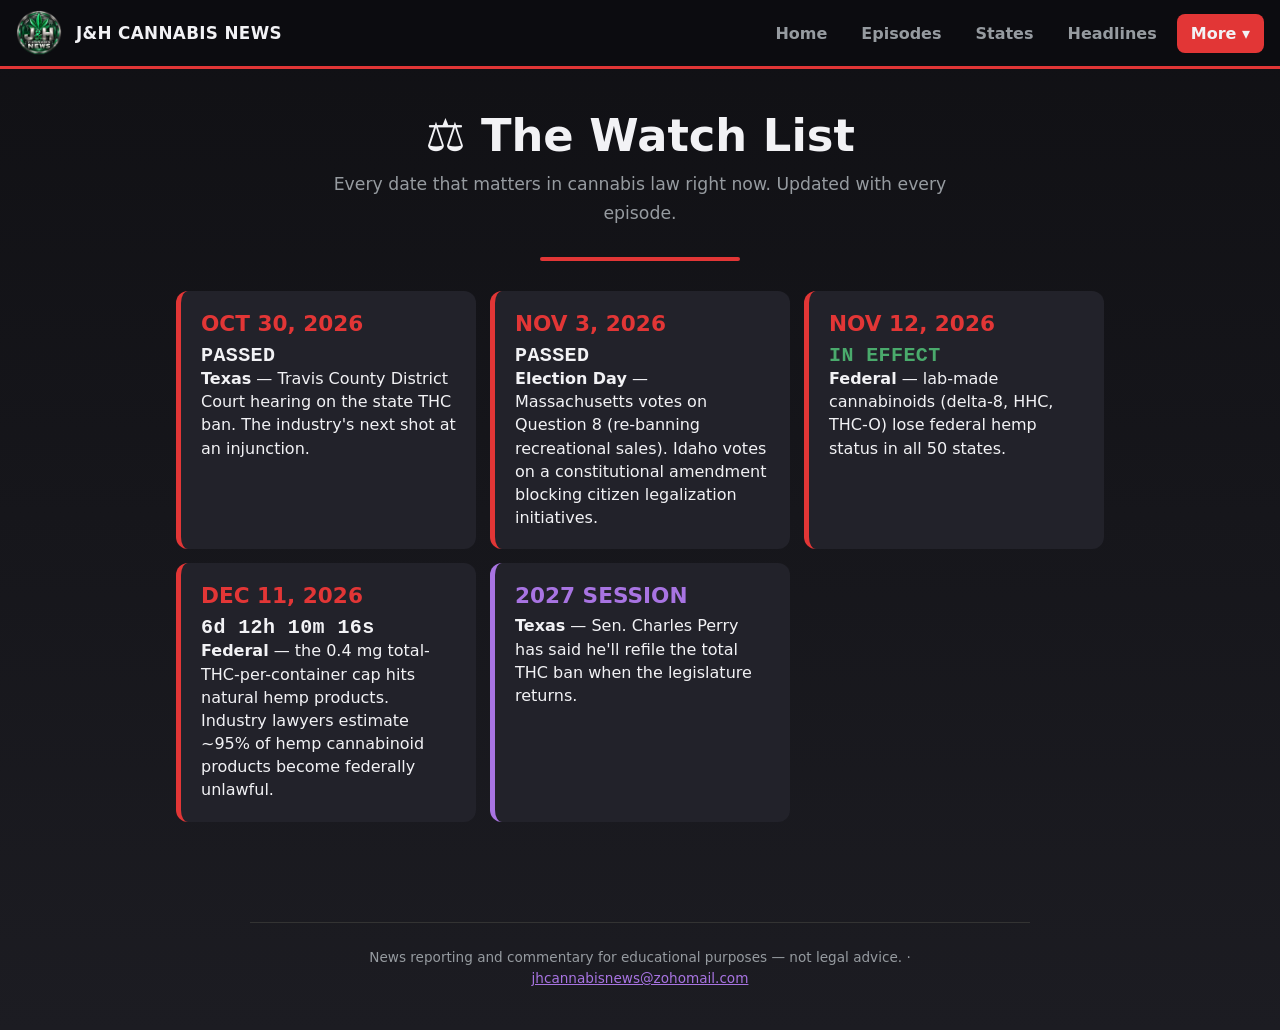
<file: watchlist.html>
<!doctype html>
<html lang="en">
<head>
<meta charset="utf-8"><meta name="viewport" content="width=device-width, initial-scale=1">
<title>The Watch List — J&H Cannabis News</title>
<link rel="icon" href="logo.png"><link rel="stylesheet" href="style.css">
</head>
<body>
<nav>
  <img src="logo.png" alt=""><span class="brand">J&amp;H CANNABIS NEWS</span>
  <a href="index.html">Home</a>
  <a href="episodes.html">Episodes</a>
  <a href="states.html">States</a>
  <a href="headlines.html">Headlines</a>
  <details><summary class="active">More ▾</summary><div class="menu">
    <a href="explainers.html">Explainers</a>
    <a href="watchlist.html" class="active">Watch List</a>
    <a href="ask.html">Ask James &amp; Hope</a>
    <a href="about.html">About</a>
  </div></details>
</nav>
<div class="wrap">
  <h1 class="center">⚖ The Watch List</h1>
  <p class="lead center">Every date that matters in cannabis law right now. Updated with
  every episode.</p>
  <div class="bar"></div>
  <div class="cards">
    <div class="card"><h3>OCT 30, 2026</h3><div class="countdown" data-target="2026-10-30T09:00:00-05:00" data-kind="event"></div><p><strong>Texas</strong> — Travis County District
    Court hearing on the state THC ban. The industry's next shot at an injunction.</p></div>
    <div class="card"><h3>NOV 3, 2026</h3><div class="countdown" data-target="2026-11-03T00:00:00-05:00" data-kind="event"></div><p><strong>Election Day</strong> — Massachusetts
    votes on Question 8 (re-banning recreational sales). Idaho votes on a constitutional
    amendment blocking citizen legalization initiatives.</p></div>
    <div class="card"><h3>NOV 12, 2026</h3><div class="countdown" data-target="2026-11-12T00:00:00-05:00" data-kind="law"></div><p><strong>Federal</strong> — lab-made cannabinoids
    (delta-8, HHC, THC-O) lose federal hemp status in all 50 states.</p></div>
    <div class="card"><h3>DEC 11, 2026</h3><div class="countdown" data-target="2026-12-11T00:00:00-05:00" data-kind="law"></div><p><strong>Federal</strong> — the 0.4&nbsp;mg
    total-THC-per-container cap hits natural hemp products. Industry lawyers estimate
    ~95% of hemp cannabinoid products become federally unlawful.</p></div>
    <div class="card purple"><h3>2027 SESSION</h3><p><strong>Texas</strong> — Sen. Charles
    Perry has said he'll refile the total THC ban when the legislature returns.</p></div>
  </div>
</div>
<footer>
  News reporting and commentary for educational purposes — not legal advice.
  · <a href="mailto:jhcannabisnews@zohomail.com">jhcannabisnews@zohomail.com</a>
</footer>
<script src="countdown.js"></script>
</body>
</html>
</file>
<file: style.css>
:root { --bg:#101014; --bg2:#1c1c22; --panel:#22222a; --white:#f2f2f5; --grey:#969ba0;
        --red:#e23636; --green:#4aaa6c; --purple:#a874e2; }
* { margin:0; box-sizing:border-box; }
body { background:linear-gradient(180deg,var(--bg),var(--bg2)); color:var(--white);
       font-family:'Segoe UI',system-ui,sans-serif; min-height:100vh; }

nav { display:flex; align-items:center; gap:6px; padding:10px 16px; background:#0c0c10;
      border-bottom:3px solid var(--red); position:sticky; top:0; z-index:10; flex-wrap:wrap; }
nav img { width:46px; height:46px; margin-right:8px; }
nav .brand { font-weight:900; font-size:1.05rem; letter-spacing:.02em; margin-right:auto; }
nav a { color:var(--grey); text-decoration:none; font-weight:700; padding:10px 14px;
        border-radius:8px; }
nav a:hover { color:var(--white); background:var(--panel); }
nav a.active { color:var(--white); background:var(--red); }

.hero { position:relative; }
.hero img { display:block; width:100%; max-height:420px; object-fit:cover; }
.hero::after { content:""; position:absolute; inset:0;
               background:linear-gradient(180deg,transparent 50%,var(--bg) 100%); }

.wrap { max-width:960px; margin:0 auto; padding:40px 16px; }
.center { text-align:center; }
h1 { font-size:clamp(1.8rem,5vw,2.8rem); margin-bottom:8px; }
h2 { font-size:1.5rem; margin:34px 0 14px; color:var(--purple); }
.tag { color:var(--purple); font-size:1.15rem; font-style:italic; }
.bar { width:200px; height:4px; background:var(--red); margin:24px auto; border-radius:2px; }
p.lead { color:var(--grey); font-size:1.08rem; line-height:1.65; max-width:680px; margin:0 auto 30px; }

a.btn { display:inline-block; background:var(--red); color:#fff; text-decoration:none;
        font-weight:800; font-size:1.1rem; padding:13px 32px; border-radius:40px; margin:6px; }
a.btn.ghost { background:transparent; border:2px solid var(--grey); color:var(--white); }

.cards { display:grid; grid-template-columns:repeat(auto-fit,minmax(230px,1fr)); gap:14px;
         margin:30px 0; text-align:left; }
.card { background:var(--panel); border-radius:12px; padding:20px; border-left:5px solid var(--red); }
.card h3 { color:var(--red); font-size:1.35rem; margin-bottom:6px; }
.card p { line-height:1.45; }
.card.green { border-color:var(--green); } .card.green h3 { color:var(--green); }
.card.purple { border-color:var(--purple); } .card.purple h3 { color:var(--purple); }

.episode { background:var(--panel); border-radius:12px; padding:22px; margin-bottom:16px;
           text-align:left; }
.episode .ep-num { color:var(--red); font-weight:900; letter-spacing:.06em; font-size:.9rem; }
.episode h3 { font-size:1.3rem; margin:6px 0 8px; }
.episode p { color:var(--grey); line-height:1.5; }
.episode .video { margin-top:14px; aspect-ratio:16/9; width:100%; border:0; border-radius:10px; }

footer { color:var(--grey); font-size:.85rem; line-height:1.6; padding:24px 16px 40px;
         border-top:1px solid #333; max-width:780px; margin:30px auto 0; text-align:center; }
footer a { color:var(--purple); }

/* "More" menu: <details> works on phones with no JavaScript */
nav details { position:relative; }
nav summary { list-style:none; cursor:pointer; color:var(--grey); font-weight:700;
              padding:10px 14px; border-radius:8px; }
nav summary::-webkit-details-marker { display:none; }
nav summary:hover, nav details[open] summary { color:var(--white); background:var(--panel); }
nav summary.active { color:var(--white); background:var(--red); }
nav .menu { position:absolute; right:0; top:46px; background:#0c0c10; border:1px solid #333;
            border-top:3px solid var(--red); border-radius:10px; padding:6px; min-width:190px;
            display:flex; flex-direction:column; box-shadow:0 10px 30px rgba(0,0,0,.5); }
nav .menu a { padding:11px 14px; }

/* countdowns */
.countdown { font-family:Consolas,'Courier New',monospace; font-weight:800; font-size:1.25rem;
             color:var(--white); letter-spacing:.02em; margin-top:8px; }
.countdown.live { color:var(--green); }
.next-date { background:var(--panel); border-radius:12px; padding:14px 18px; margin:26px auto 0;
             max-width:640px; border:1px solid #333; text-align:center; }
.next-date .label { color:var(--grey); font-size:.85rem; font-weight:700; letter-spacing:.08em; }
.next-date .what { font-weight:700; margin-top:4px; }

/* headlines */
.headlines { list-style:none; padding:0; text-align:left; }
.headlines li { background:var(--panel); border-radius:10px; padding:14px 16px; margin-bottom:10px; }
.headlines a { color:var(--white); text-decoration:none; font-weight:700; line-height:1.4; }
.headlines a:hover { color:var(--purple); }
.headlines .meta { color:var(--grey); font-size:.85rem; margin-top:6px; }
.chip { display:inline-block; font-size:.75rem; font-weight:800; padding:2px 9px; border-radius:12px;
       background:#33334a; color:var(--white); margin-right:5px; }
.chip.federal { background:var(--purple); color:#0c0c10; }
.filters { display:flex; flex-wrap:wrap; gap:8px; justify-content:center; margin:16px 0 22px; }
.filters button { background:var(--panel); color:var(--grey); border:1px solid #444; border-radius:20px;
                  padding:7px 14px; font-weight:700; cursor:pointer; }
.filters button.on { background:var(--red); color:#fff; border-color:var(--red); }

/* ask form */
form.ask { text-align:left; max-width:640px; margin:0 auto; }
form.ask label { display:block; font-weight:700; margin:16px 0 6px; }
form.ask input, form.ask select, form.ask textarea { width:100%; background:var(--panel); color:var(--white);
       border:1px solid #444; border-radius:10px; padding:12px; font:inherit; }
form.ask textarea { min-height:150px; resize:vertical; }
form.ask button { margin-top:20px; border:0; cursor:pointer; }
.note { color:var(--grey); font-size:.9rem; line-height:1.5; margin-top:10px; }

/* explainer articles */
article { text-align:left; max-width:720px; margin:0 auto; line-height:1.7; }
article h1 { margin-bottom:6px; }
article .dek { color:var(--grey); font-size:1.15rem; margin-bottom:24px; }
article h2 { margin:30px 0 10px; }
article p, article li { margin-bottom:12px; color:#dcdce2; }
article ul { padding-left:22px; }
article .box { background:var(--panel); border-left:5px solid var(--purple); border-radius:10px;
               padding:16px 18px; margin:22px 0; }
article .reviewed { color:var(--grey); font-size:.85rem; margin-top:30px; }
</file>
